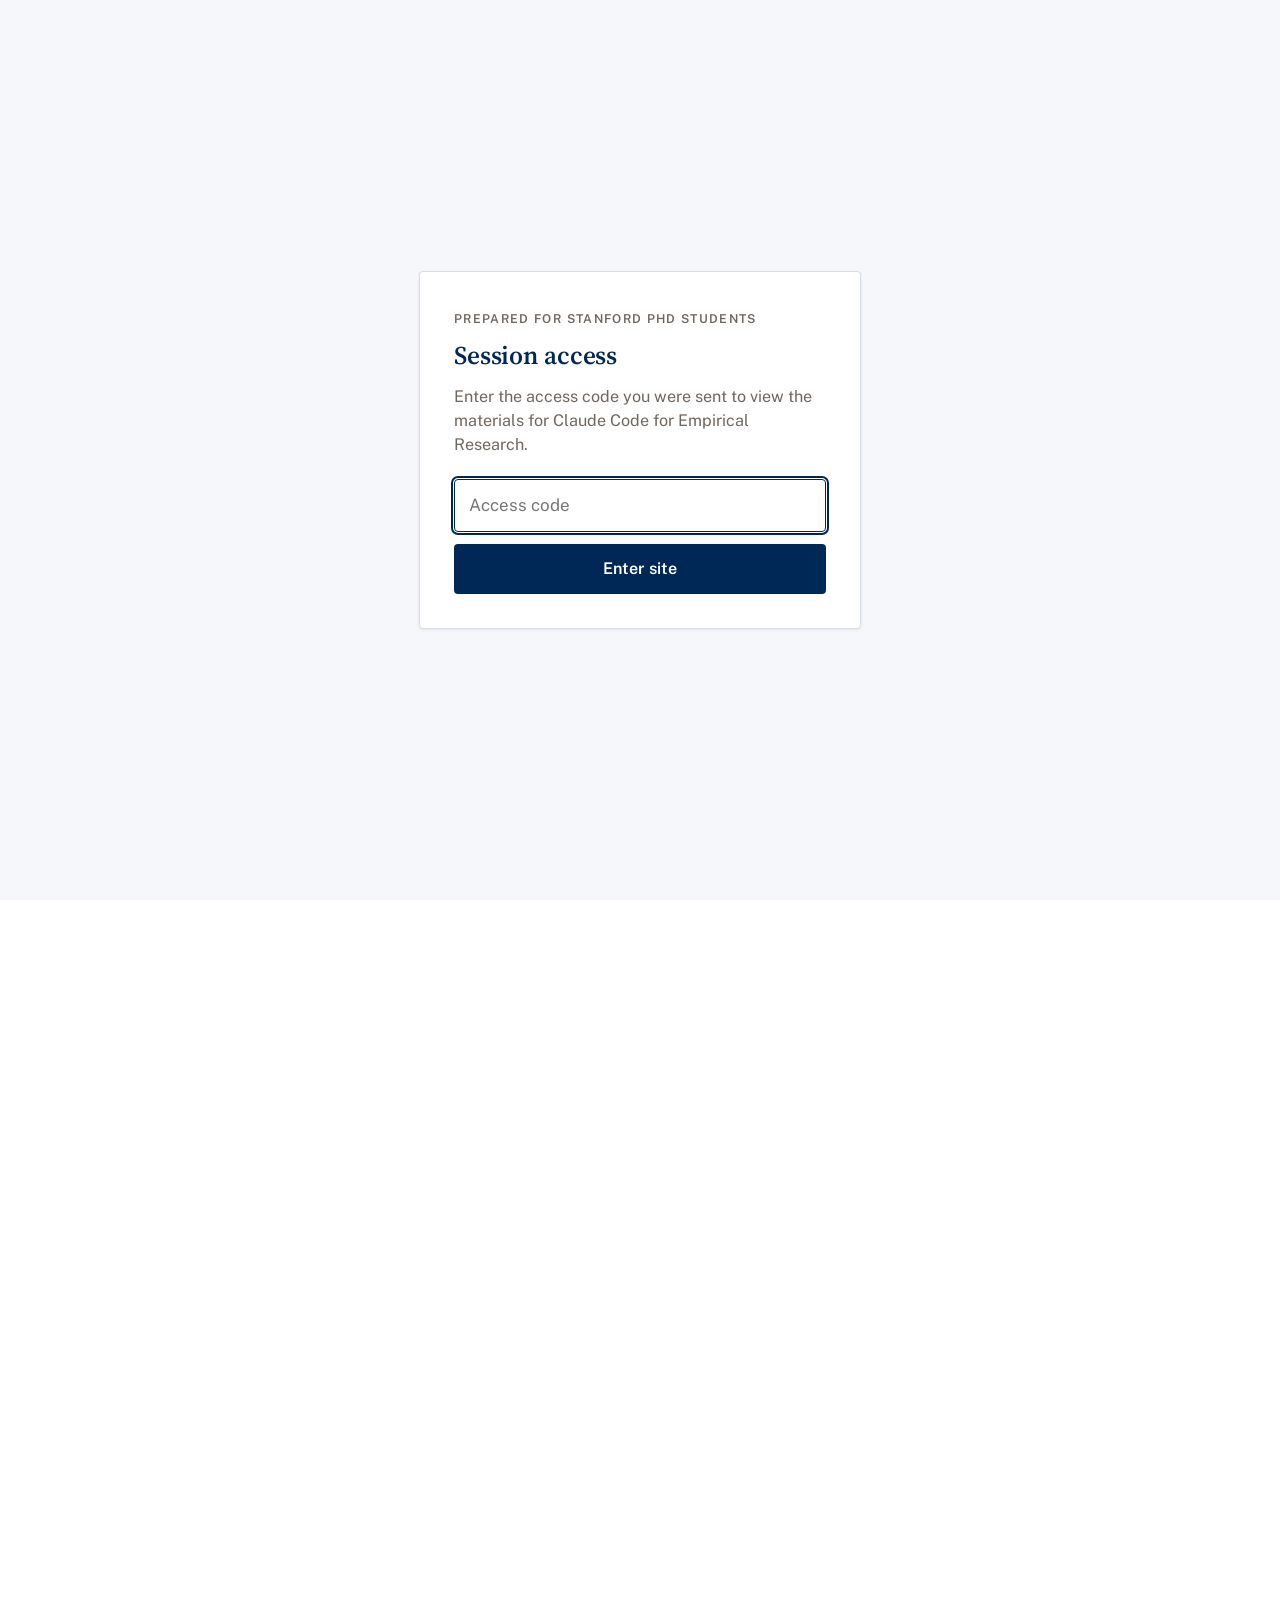
<file: index.html>
<!DOCTYPE html>
<html xmlns="http://www.w3.org/1999/xhtml" lang="en" xml:lang="en"><head>

<meta charset="utf-8">
<meta name="generator" content="quarto-1.11.9">

<meta name="viewport" content="width=device-width, initial-scale=1.0, user-scalable=yes">


<title>Claude Code for Empirical Research</title>
<style>
/* Default styles provided by pandoc.
** See https://pandoc.org/MANUAL.html#variables-for-html for config info.
*/
span.smallcaps{font-variant: small-caps;}
div.columns{display: flex; gap: 1.5em;}
div.column{flex: auto;}
@media screen {
div.columns{gap: min(4vw, 1.5em);}
div.column{overflow-x: auto;}
}
div.hanging-indent{margin-left: 1.5em; text-indent: -1.5em;}
ul.task-list{list-style: none;}
ul.task-list li input[type="checkbox"] {
  width: 0.8em;
  margin: 0 0.8em 0.2em -1em; /* quarto-specific, see https://github.com/quarto-dev/quarto-cli/issues/4556 */ 
  vertical-align: middle;
}
</style>


<script src="site_libs/quarto-nav/quarto-nav.js"></script>
<script src="site_libs/quarto-nav/headroom.min.js"></script>
<script src="site_libs/clipboard/clipboard.min.js"></script>
<script src="site_libs/quarto-search/autocomplete.umd.js"></script>
<script src="site_libs/quarto-search/fuse.min.js"></script>
<script src="site_libs/quarto-search/quarto-search.js"></script>
<meta name="quarto:offset" content="./">
<script src="site_libs/quarto-html/quarto.js" type="module"></script>
<script src="site_libs/quarto-html/tabsets/tabsets.js" type="module"></script>
<script src="site_libs/quarto-html/scrollable-regions/scrollable-regions.js" type="module"></script>
<script src="site_libs/quarto-html/popper.min.js"></script>
<script src="site_libs/quarto-html/tippy.umd.min.js"></script>
<script src="site_libs/quarto-html/anchor.min.js"></script>
<link href="site_libs/quarto-html/tippy.css" rel="stylesheet">
<link href="site_libs/quarto-html/quarto-syntax-highlighting-edb21251485c8f189a9fa1ae4f27e142.css" rel="stylesheet" id="quarto-text-highlighting-styles">
<script src="site_libs/bootstrap/bootstrap.min.js"></script>
<link href="site_libs/bootstrap/bootstrap-icons.css" rel="stylesheet">
<link href="site_libs/bootstrap/bootstrap-d3f297e00d3865e8a106c56fdec8500d.min.css" rel="stylesheet" append-hash="true" id="quarto-bootstrap" data-mode="light">
<script id="quarto-search-options" type="application/json">{
  "location": "navbar",
  "copy-button": false,
  "collapse-after": 3,
  "panel-placement": "end",
  "type": "overlay",
  "limit": 50,
  "keyboard-shortcut": [
    "f",
    "/",
    "s"
  ],
  "show-item-context": false,
  "language": {
    "search-no-results-text": "No results",
    "search-matching-documents-text": "matching documents",
    "search-copy-link-title": "Copy link to search",
    "search-hide-matches-text": "Hide additional matches",
    "search-more-match-text": "more match in this document",
    "search-more-matches-text": "more matches in this document",
    "search-clear-button-title": "Clear",
    "search-text-placeholder": "",
    "search-detached-cancel-button-title": "Cancel",
    "search-submit-button-title": "Submit",
    "search-label": "Search"
  }
}</script>
<style>html{ scroll-behavior: smooth; }</style>
<style>
  html.access-locked body > *:not(#course-access-gate) { visibility: hidden !important; }
  #course-access-gate {
    display: none;
    position: fixed;
    inset: 0;
    z-index: 99999;
    align-items: center;
    justify-content: center;
    padding: 1.5rem;
    background: #f5f7fa;
  }
  html.access-locked #course-access-gate { display: flex; }
  #course-access-gate .gate-card {
    width: min(26rem, 100%);
    background: #fff;
    border: 1px solid #d8dee6;
    border-radius: 4px;
    padding: 2.25rem 2rem 2rem;
    box-shadow: 0 1px 3px rgba(0, 0, 0, 0.08);
  }
  #course-access-gate .gate-kicker {
    margin: 0 0 0.75rem;
    color: #6f665e;
    font-family: "Public Sans", -apple-system, "Helvetica Neue", Arial, sans-serif;
    font-size: 0.72rem;
    font-weight: 600;
    letter-spacing: 0.11em;
    text-transform: uppercase;
  }
  #course-access-gate h1 {
    margin: 0 0 0.75rem;
    color: #002856;
    font-family: "Source Serif 4", Georgia, "Times New Roman", serif;
    font-size: 1.5rem;
    font-weight: 600;
    border: 0;
    padding: 0;
  }
  #course-access-gate p {
    margin: 0 0 1.25rem;
    color: #6f665e;
    font-size: 0.95rem;
    line-height: 1.5;
  }
  #course-access-gate form {
    display: grid;
    gap: 0.75rem;
  }
  #course-access-gate label {
    position: absolute;
    width: 1px;
    height: 1px;
    overflow: hidden;
    clip: rect(0 0 0 0);
  }
  #course-access-gate input[type="password"] {
    width: 100%;
    border: 1px solid #b9c2ce;
    border-radius: 4px;
    padding: 0.7rem 0.8rem;
    font-size: 1rem;
    color: #212529;
  }
  #course-access-gate input[type="password"]:focus {
    outline: 2px solid #002856;
    outline-offset: 1px;
    border-color: #002856;
  }
  #course-access-gate button {
    border: 0;
    border-radius: 4px;
    background: #002856;
    color: #fff;
    padding: 0.7rem 1rem;
    font-size: 0.95rem;
    font-weight: 600;
    cursor: pointer;
  }
  #course-access-gate button:hover { background: #001a3a; }
  #course-access-gate button:focus-visible { outline: 2px solid #286DC0; outline-offset: 2px; }
  #course-access-gate .gate-error {
    display: none;
    margin: 0;
    color: #b83a4b;
    font-size: 0.875rem;
  }
  #course-access-gate.show-error .gate-error { display: block; }
</style>
<script>
(function () {
  var STORAGE_KEY = "ccstan_access_ok";
  // SHA-256 of the session access code (plaintext is not stored in the repo)
  var CODE_HASH = "c7930552f871810b3660d889163157cfca0f66eaf93325c3a09383f3051b338f";

  function unlock() {
    document.documentElement.classList.remove("access-locked");
    var gate = document.getElementById("course-access-gate");
    if (gate) gate.remove();
  }

  try {
    if (sessionStorage.getItem(STORAGE_KEY) === CODE_HASH) {
      return;
    }
  } catch (e) {}

  document.documentElement.classList.add("access-locked");

  async function sha256Hex(text) {
    var data = new TextEncoder().encode(text);
    var digest = await crypto.subtle.digest("SHA-256", data);
    return Array.from(new Uint8Array(digest))
      .map(function (b) { return b.toString(16).padStart(2, "0"); })
      .join("");
  }

  function mountGate() {
    if (document.getElementById("course-access-gate")) return;
    var gate = document.createElement("div");
    gate.id = "course-access-gate";
    gate.innerHTML =
      '<div class="gate-card" role="dialog" aria-modal="true" aria-labelledby="gate-title">' +
        '<p class="gate-kicker">Prepared for Stanford PhD students</p>' +
        '<h1 id="gate-title">Session access</h1>' +
        '<p>Enter the access code you were sent to view the materials for Claude Code for Empirical Research.</p>' +
        '<form id="course-access-form">' +
          '<label for="course-access-code">Access code</label>' +
          '<input id="course-access-code" name="code" type="password" autocomplete="current-password" required autofocus placeholder="Access code">' +
          '<p class="gate-error" id="course-access-error">That code is not correct.</p>' +
          '<button type="submit">Enter site</button>' +
        '</form>' +
      '</div>';
    document.body.appendChild(gate);

    var form = document.getElementById("course-access-form");
    var input = document.getElementById("course-access-code");
    form.addEventListener("submit", async function (event) {
      event.preventDefault();
      gate.classList.remove("show-error");
      var hash = await sha256Hex(input.value.trim());
      if (hash === CODE_HASH) {
        try { sessionStorage.setItem(STORAGE_KEY, CODE_HASH); } catch (e) {}
        unlock();
        return;
      }
      gate.classList.add("show-error");
      input.select();
    });
  }

  if (document.readyState === "loading") {
    document.addEventListener("DOMContentLoaded", mountGate);
  } else {
    mountGate();
  }
})();
</script>
<!-- Web fallback type stack from the course style guide (yale_som_style.md §2):
     Source Serif 4 headings, Public Sans body/UI, JetBrains Mono code. -->
<link rel="preconnect" href="https://fonts.googleapis.com">
<link rel="preconnect" href="https://fonts.gstatic.com" crossorigin="">
<link rel="stylesheet" href="https://fonts.googleapis.com/css2?family=JetBrains+Mono:wght@400;600&amp;family=Public+Sans:ital,wght@0,400;0,500;0,600;0,700;1,400&amp;family=Source+Serif+4:opsz,wght@8..60,500;8..60,600;8..60,700&amp;display=swap">


</head>

<body class="nav-fixed fullcontent quarto-light"><a id="quarto-skip-link" class="visually-hidden-focusable" href="#quarto-document-content">Skip to main content</a>

<div id="quarto-search-results"></div>
  <header id="quarto-header" class="headroom fixed-top">
    <nav class="navbar navbar-expand-lg " data-bs-theme="dark" aria-label="Site">
      <div class="navbar-container container-fluid">
      <div class="navbar-brand-container mx-auto">
    <a class="navbar-brand" href="./index.html">
    <span class="navbar-title">Claude Code for Empirical Research</span>
    </a>
  </div>
          <button class="navbar-toggler" type="button" data-bs-toggle="collapse" data-bs-target="#navbarCollapse" aria-controls="navbarCollapse" aria-expanded="false" aria-label="Toggle navigation" onclick="if (window.quartoToggleHeadroom) { window.quartoToggleHeadroom(); }">
  <span class="navbar-toggler-icon"></span>
</button>
          <div class="collapse navbar-collapse" id="navbarCollapse">
            <ul class="navbar-nav navbar-nav-scroll ms-auto">
  <li class="nav-item">
    <a class="nav-link active" href="./index.html" aria-current="page"> 
<span class="menu-text">Home</span></a>
  </li>  
  <li class="nav-item">
    <a class="nav-link" href="./before-class.html"> 
<span class="menu-text">Before Class</span></a>
  </li>  
  <li class="nav-item dropdown ">
    <a class="nav-link dropdown-toggle" href="#" id="nav-menu-session" role="link" data-bs-toggle="dropdown" aria-expanded="false">
 <span class="menu-text">Session</span>
    </a>
    <ul class="dropdown-menu dropdown-menu-end" aria-labelledby="nav-menu-session">    
        <li>
    <a class="dropdown-item" href="./session.html">
 <span class="dropdown-text">Agenda</span></a>
  </li>  
        <li>
    <a class="dropdown-item" href="./lab1.html">
 <span class="dropdown-text">Lab 1: FSDS to a verified figure</span></a>
  </li>  
        <li>
    <a class="dropdown-item" href="./lab2.html">
 <span class="dropdown-text">Lab 2: Skill and verification drills</span></a>
  </li>  
        <li>
    <a class="dropdown-item" href="./exit-ticket.html">
 <span class="dropdown-text">Exit ticket</span></a>
  </li>  
    </ul>
  </li>
  <li class="nav-item">
    <a class="nav-link" href="./readings.html"> 
<span class="menu-text">Readings</span></a>
  </li>  
  <li class="nav-item">
    <a class="nav-link" href="./after-class.html"> 
<span class="menu-text">After Class</span></a>
  </li>  
  <li class="nav-item">
    <a class="nav-link" href="./about.html"> 
<span class="menu-text">About</span></a>
  </li>  
</ul>
          </div> <!-- /navcollapse -->
            <div class="quarto-navbar-tools">
</div>
            <div id="quarto-search" class="" title="Search"></div>
      </div> <!-- /container-fluid -->
    </nav>
</header>
<!-- content -->
<div id="quarto-content" class="quarto-container page-columns page-rows-contents page-layout-article page-navbar">
<!-- sidebar -->
<!-- margin-sidebar -->
    
<!-- main -->
<main class="content" id="quarto-document-content" tabindex="-1"><header id="title-block-header" class="quarto-title-block"></header>




<div class="hero-band">
<p><span class="hero-kicker">John Barrios · Yale School of Management · Prepared for Stanford PhD students</span></p>
<section id="claude-code-for-empirical-research-a-hands-on-session" class="level1">
<h1>Claude Code for Empirical Research: A Hands-On Session</h1>
<p>This session is for PhD students who do empirical research, in any field. Most of my examples use accounting and finance data, but the same steps work for any project that starts from raw data. You do not need any experience with Claude Code. Stata and Python users are both welcome.</p>
<p>Claude Code is an AI agent that runs in your terminal. Unlike a chat window, it can read your files, write and run code, look at the output, and fix its own errors. That saves a lot of time on work like cleaning data, merging files and rebuilding tables. It can also make mistakes quickly, and they can be hard to spot. So we spend as much time checking the agent’s work as using it.</p>
<p>Bring your laptop. Most of the three hours is hands-on.</p>
<div class="hero-facts">
<p>Tuesday, November 3, 2026 · 12:00–3:00 pm · Room E247</p>
<p>3 hours · 2 labs · free SEC data only · about 2 hours of prep</p>
</div>
<div class="hero-buttons">
<p><a href="./before-class.html">Start with Before Class</a> <a href="./session.html" class="hero-link">See the agenda →</a></p>
</div>
</section>
</div>
<div class="start-path">
<p><span class="start-path__label">Start here</span></p>
<ol type="1">
<li><a href="./before-class.html">Before class: install, test, download, read</a></li>
<li><a href="./session.html">In class: the agenda and two labs</a></li>
<li><a href="./after-class.html">After class: the full course</a></li>
</ol>
</div>
<section id="the-three-hours" class="level2">
<h2 class="anchored" data-anchor-id="the-three-hours">The three hours</h2>
<div class="agenda">
<table class="caption-top table">
<thead>
<tr class="header">
<th>Time (pm)</th>
<th>Block</th>
<th>What happens</th>
</tr>
</thead>
<tbody>
<tr class="odd">
<td>12:00–12:20</td>
<td>Framing</td>
<td>What an agent can do that a chat window can’t, and how you stay in control of it.</td>
</tr>
<tr class="even">
<td>12:20–12:45</td>
<td>Live demo 1</td>
<td>From an idea on FSDS data to a verified figure, including one planned failure and how the agent recovers.</td>
</tr>
<tr class="odd">
<td>12:45–1:35</td>
<td><a href="./lab1.html">Lab 1</a></td>
<td>You build the same loop on the quarters you downloaded, at one of three tiers, and check it.</td>
</tr>
<tr class="even">
<td>1:35–1:45</td>
<td>Break</td>
<td></td>
</tr>
<tr class="odd">
<td>1:45–2:15</td>
<td>Demo 2 + <a href="./lab2.html#lab-2a">Lab 2a</a></td>
<td>A short EDGAR text demo, then you turn your Lab 1 pipeline into a skill and test it.</td>
</tr>
<tr class="even">
<td>2:15–2:40</td>
<td><a href="./lab2.html#lab-2b">Lab 2b</a></td>
<td>Three drills on your own repo: a credential audit, a clean-room referee and a deny rule.</td>
</tr>
<tr class="odd">
<td>2:40–3:00</td>
<td>Discussion + exit ticket</td>
<td>What this changes for research, using the <a href="./readings.html">readings</a> and what you just did.</td>
</tr>
</tbody>
</table>
</div>
<p>The <a href="./session.html">Session page</a> has the full agenda with links to the slides and labs.</p>
</section>
<section id="what-you-leave-with" class="level2">
<h2 class="anchored" data-anchor-id="what-you-leave-with">What you leave with</h2>
<p>By the end of the session you will have four things of your own:</p>
<ul>
<li>a pipeline you ran and checked yourself, from a free SEC dataset to a figure with a paper trail (<code>DATA_PROFILE.md</code>, <code>DECISIONS.md</code>, <code>LOG.md</code>) and one number checked against a 10-K on EDGAR;</li>
<li>a <code>SKILL.md</code> built from that pipeline, tested in a fresh session on a request that doesn’t name it;</li>
<li>a credential audit and a clean-room review, both run on your own repository;</li>
<li>a written answer to what this changes for your own research, on the exit ticket.</li>
</ul>
<p>Everything in the session uses free SEC data: the Financial Statement Data Sets (FSDS) and EDGAR filings. We do not use WRDS in class. If you want to connect Claude Code to WRDS afterward, the <a href="./after-class.html">After Class</a> page links to the full course’s WRDS setup.</p>
<p>The session is drawn from a longer six-module course, <a href="https://johnmbarrios.com/claude-code-accounting/">Claude Code for Accounting Research</a>. Taught by <a href="./about.html">John Barrios</a>, Yale School of Management.</p>


</section>

</main> <!-- /main -->
<script>
/* Lab checklists: remember ticked boxes per page in this browser only
   (convenience, not a record), and add a small progress line + reset. */
(function () {
  function init() {
    var lists = document.querySelectorAll("main ul.task-list");
    if (!lists.length) return;
    var key = "ccstan_checklist:" + location.pathname;
    var saved = {};
    try { saved = JSON.parse(localStorage.getItem(key) || "{}") || {}; } catch (e) {}

    lists.forEach(function (ul, li) {
      var boxes = ul.querySelectorAll('input[type="checkbox"]');
      var status = document.createElement("p");
      status.className = "checklist-status";
      status.setAttribute("aria-live", "polite");

      function refresh() {
        var n = 0;
        boxes.forEach(function (b) {
          var item = b.closest("li");
          if (item) item.classList.toggle("is-checked", b.checked);
          if (b.checked) n++;
        });
        status.firstChild.nodeValue = n + " of " + boxes.length + " checked ";
      }

      status.appendChild(document.createTextNode(""));
      var reset = document.createElement("button");
      reset.type = "button";
      reset.className = "checklist-reset";
      reset.textContent = "Clear";
      status.appendChild(reset);

      boxes.forEach(function (b, bi) {
        var id = li + ":" + bi;
        if (saved[id]) b.checked = true;
        b.addEventListener("change", function () {
          saved[id] = b.checked;
          try { localStorage.setItem(key, JSON.stringify(saved)); } catch (e) {}
          refresh();
        });
      });
      reset.addEventListener("click", function () {
        boxes.forEach(function (b, bi) { b.checked = false; saved[li + ":" + bi] = false; });
        try { localStorage.setItem(key, JSON.stringify(saved)); } catch (e) {}
        refresh();
      });

      ul.parentNode.insertBefore(status, ul.nextSibling);
      refresh();
    });
  }
  if (document.readyState === "loading") {
    document.addEventListener("DOMContentLoaded", init);
  } else {
    init();
  }
})();
</script>
<script>
/* Session video: show captions in a strip under the player instead of on
   top of the slide, where they collided with slide text and with the
   controls after a seek. Full screen falls back to the browser's own
   captions. The player's CC button still turns captions on and off. */
(function () {
  function setup(v) {
    var frame = v.closest(".module-video__frame");
    var track = null;
    for (var i = 0; i < v.textTracks.length; i++) {
      var t = v.textTracks[i];
      if (t.kind === "captions" || t.kind === "subtitles") { track = t; break; }
    }
    if (!frame || !track) return;

    var strip = document.createElement("div");
    strip.className = "module-video__captions";
    frame.insertAdjacentElement("afterend", strip);

    var wantOn = track.mode !== "disabled";
    var internal = false;

    function isFull() {
      return document.fullscreenElement === v ||
             document.webkitFullscreenElement === v ||
             v.webkitDisplayingFullscreen === true;
    }
    function setMode(m) {
      if (track.mode === m) return;
      internal = true;
      track.mode = m;
      setTimeout(function () { internal = false; }, 0);
    }
    function render() {
      strip.hidden = !wantOn || isFull();
      strip.textContent = "";
      if (strip.hidden || !track.activeCues) return;
      for (var i = 0; i < track.activeCues.length; i++) {
        var line = document.createElement("span");
        line.className = "module-video__caption-line";
        line.appendChild(track.activeCues[i].getCueAsHTML());
        strip.appendChild(line);
      }
    }
    function sync() {
      if (isFull()) setMode(wantOn ? "showing" : "disabled");
      else setMode(wantOn ? "hidden" : "disabled");
      render();
    }

    v.textTracks.addEventListener("change", function () {
      if (internal) return;
      if (isFull()) {
        wantOn = track.mode === "showing";
      } else if (track.mode === "showing") {
        // The CC button only ever turns the track to "showing"; treat it as a toggle.
        wantOn = !wantOn;
      } else if (track.mode === "disabled") {
        wantOn = false;
      }
      sync();
    });
    track.addEventListener("cuechange", render);
    ["seeked", "loadedmetadata"].forEach(function (e) { v.addEventListener(e, render); });
    ["fullscreenchange", "webkitfullscreenchange"].forEach(function (e) {
      document.addEventListener(e, sync);
    });
    ["webkitbeginfullscreen", "webkitendfullscreen"].forEach(function (e) {
      v.addEventListener(e, function () { setTimeout(sync, 0); });
    });
    sync();
  }
  function init() {
    document.querySelectorAll(".module-video video").forEach(setup);
  }
  if (document.readyState === "loading") {
    document.addEventListener("DOMContentLoaded", init);
  } else {
    init();
  }
})();
</script>
<script id="quarto-html-after-body" type="application/javascript">
  window.document.addEventListener("DOMContentLoaded", function (event) {
    const icon = "";
    const anchorJS = new window.AnchorJS();
    anchorJS.options = {
      placement: 'right',
      icon: icon
    };
    anchorJS.add('.anchored');
    const isCodeAnnotation = (el) => {
      for (const clz of el.classList) {
        if (clz.startsWith('code-annotation-')) {                     
          return true;
        }
      }
      return false;
    }
    const onCopySuccess = function(e) {
      // button target
      const button = e.trigger;
      // don't keep focus
      button.blur();
      // flash "checked"
      button.classList.add('code-copy-button-checked');
      var currentTitle = button.getAttribute("title");
      button.setAttribute("title", "Copied!");
      let tooltip;
      if (window.bootstrap) {
        button.setAttribute("data-bs-toggle", "tooltip");
        button.setAttribute("data-bs-placement", "left");
        button.setAttribute("data-bs-title", "Copied!");
        tooltip = new bootstrap.Tooltip(button, 
          { trigger: "manual", 
            customClass: "code-copy-button-tooltip",
            offset: [0, -8]});
        tooltip.show();    
      }
      setTimeout(function() {
        if (tooltip) {
          tooltip.hide();
          button.removeAttribute("data-bs-title");
          button.removeAttribute("data-bs-toggle");
          button.removeAttribute("data-bs-placement");
        }
        button.setAttribute("title", currentTitle);
        button.classList.remove('code-copy-button-checked');
      }, 1000);
      // clear code selection
      e.clearSelection();
    }
    const getTextToCopy = function(trigger) {
      const outerScaffold = trigger.parentElement.cloneNode(true);
      const codeEl = outerScaffold.querySelector('code');
      for (const childEl of codeEl.children) {
        if (isCodeAnnotation(childEl)) {
          childEl.remove();
        }
      }
      return codeEl.innerText;
    }
    const clipboard = new window.ClipboardJS('.code-copy-button:not([data-in-quarto-modal])', {
      text: getTextToCopy
    });
    clipboard.on('success', onCopySuccess);
    if (window.document.getElementById('quarto-embedded-source-code-modal')) {
      const clipboardModal = new window.ClipboardJS('.code-copy-button[data-in-quarto-modal]', {
        text: getTextToCopy,
        container: window.document.getElementById('quarto-embedded-source-code-modal')
      });
      clipboardModal.on('success', onCopySuccess);
    }
      var localhostRegex = new RegExp(/^(?:http|https):\/\/localhost\:?[0-9]*\//);
      var mailtoRegex = new RegExp(/^mailto:/);
        var filterRegex = new RegExp("https:\/\/johnmbarrios\.com\/claude-code-stanford\/");
      var isInternal = (href) => {
          return filterRegex.test(href) || localhostRegex.test(href) || mailtoRegex.test(href);
      }
      // Inspect non-navigation links and adorn them if external
      window.quartoDecorateExternalLinks = function (root) {
     var links = (root || window.document).querySelectorAll('a[href]:not(.nav-link):not(.navbar-brand):not(.toc-action):not(.sidebar-link):not(.sidebar-item-toggle):not(.pagination-link):not(.no-external):not([aria-hidden]):not(.dropdown-item):not(.quarto-navigation-tool):not(.about-link)');
      for (var i=0; i<links.length; i++) {
        const link = links[i];
        if (!isInternal(link.href)) {
          // undo the damage that might have been done by quarto-nav.js in the case of
          // links that we want to consider external
          if (link.dataset.originalHref !== undefined) {
            link.href = link.dataset.originalHref;
          }
          if (!link.classList.contains('no-external-icon')) {
          }
        }
      }
      };
      window.quartoDecorateExternalLinks(window.document);
    // Esc closes the popup (WCAG 1.4.13) and focus leaving both trigger and
    // popup closes it (WCAG 2.4.11); tippy handles neither for interactive popups.
    const hideOnEscAndFocusOut = {
      name: 'hideOnEscAndFocusOut',
      defaultValue: true,
      fn(instance) {
        const dismiss = () => {
          // A show scheduled by the trigger delay would otherwise reopen it
          instance.clearDelayTimeouts();
          instance.hide();
        };
        const onKeyDown = (event) => {
          if (event.key !== 'Escape') {
            return;
          }
          // Keep Esc from also reaching page handlers (e.g. reveal.js overview),
          // except an open reveal.js slide menu, which Esc should close too.
          // The menu handles keys only when its keyboard option is on.
          const menuHandlesEsc = window.Reveal?.getPlugin?.('menu')?.isOpen() &&
            window.Reveal.getConfig().menu?.keyboard !== false;
          if (!menuHandlesEsc) {
            event.stopPropagation();
          }
          if (instance.popper.contains(window.document.activeElement)) {
            // Disabled while refocusing so the focus trigger does not reopen it
            instance.disable();
            instance.reference.focus();
            instance.enable();
          }
          dismiss();
        };
        const onFocusOut = (event) => {
          const target = event.relatedTarget;
          if (target && !instance.reference.contains(target) &&
              !instance.popper.contains(target)) {
            dismiss();
          }
        };
        // On the trigger too: a click trigger (code-annotations: select) has no
        // blur handling. Attached for the instance's lifetime so leaving the
        // trigger also cancels a show still pending on the trigger delay.
        instance.reference.addEventListener('focusout', onFocusOut);
        return {
          onShow() {
            window.document.addEventListener('keydown', onKeyDown, true);
            instance.popper.addEventListener('focusout', onFocusOut);
          },
          onHide() {
            window.document.removeEventListener('keydown', onKeyDown, true);
            instance.popper.removeEventListener('focusout', onFocusOut);
          },
          onDestroy() {
            instance.reference.removeEventListener('focusout', onFocusOut);
          },
        };
      },
    };
    function tippyHover(el, contentFn, onTriggerFn, onUntriggerFn) {
      const config = {
        allowHTML: true,
        maxWidth: 500,
        delay: 100,
        arrow: false,
        appendTo: function(el) {
            return el.parentElement;
        },
        interactive: true,
        interactiveBorder: 10,
        theme: 'quarto',
        placement: 'bottom-start',
        plugins: [hideOnEscAndFocusOut],
      };
      if (contentFn) {
        config.content = contentFn;
      }
      if (onTriggerFn) {
        config.onTrigger = onTriggerFn;
      }
      if (onUntriggerFn) {
        config.onUntrigger = onUntriggerFn;
      }
      window.tippy(el, config); 
    }
    const noterefs = window.document.querySelectorAll('a[role="doc-noteref"]');
    for (var i=0; i<noterefs.length; i++) {
      const ref = noterefs[i];
      tippyHover(ref, function() {
        // use id or data attribute instead here
        let href = ref.getAttribute('data-footnote-href') || ref.getAttribute('href');
        try { href = new URL(href).hash; } catch {}
        const id = href.replace(/^#\/?/, "");
        const note = window.document.getElementById(id);
        if (note) {
          return note.innerHTML;
        } else {
          return "";
        }
      });
    }
    const xrefs = window.document.querySelectorAll('a.quarto-xref');
    const processXRef = (id, note) => {
      // Strip column container classes
      const stripColumnClz = (el) => {
        el.classList.remove("page-full", "page-columns");
        if (el.children) {
          for (const child of el.children) {
            stripColumnClz(child);
          }
        }
      }
      stripColumnClz(note)
      if (id === null || id.startsWith('sec-')) {
        // Special case sections, only their first couple elements
        const container = document.createElement("div");
        if (note.children && note.children.length > 2) {
          container.appendChild(note.children[0].cloneNode(true));
          for (let i = 1; i < note.children.length; i++) {
            const child = note.children[i];
            if (child.tagName === "P" && child.innerText === "") {
              continue;
            } else {
              container.appendChild(child.cloneNode(true));
              break;
            }
          }
          if (window.Quarto?.typesetMath) {
            window.Quarto.typesetMath(container);
          }
          return container.innerHTML
        } else {
          if (window.Quarto?.typesetMath) {
            window.Quarto.typesetMath(note);
          }
          return note.innerHTML;
        }
      } else {
        // Remove any anchor links if they are present
        const anchorLink = note.querySelector('a.anchorjs-link');
        if (anchorLink) {
          anchorLink.remove();
        }
        if (window.Quarto?.typesetMath) {
          window.Quarto.typesetMath(note);
        }
        if (note.classList.contains("callout")) {
          return note.outerHTML;
        } else {
          return note.innerHTML;
        }
      }
    }
    for (var i=0; i<xrefs.length; i++) {
      const xref = xrefs[i];
      tippyHover(xref, undefined, function(instance) {
        instance.disable();
        let url = xref.getAttribute('href');
        let hash = undefined; 
        if (url.startsWith('#')) {
          hash = url;
        } else {
          try { hash = new URL(url).hash; } catch {}
        }
        if (hash) {
          const id = hash.replace(/^#\/?/, "");
          const note = window.document.getElementById(id);
          if (note !== null) {
            try {
              const html = processXRef(id, note.cloneNode(true));
              instance.setContent(html);
            } finally {
              instance.enable();
              instance.show();
            }
          } else {
            // See if we can fetch this
            fetch(url.split('#')[0])
            .then(res => res.text())
            .then(html => {
              const parser = new DOMParser();
              const htmlDoc = parser.parseFromString(html, "text/html");
              const note = htmlDoc.getElementById(id);
              if (note !== null) {
                const html = processXRef(id, note);
                instance.setContent(html);
              } 
            }).finally(() => {
              instance.enable();
              instance.show();
            });
          }
        } else {
          // See if we can fetch a full url (with no hash to target)
          // This is a special case and we should probably do some content thinning / targeting
          fetch(url)
          .then(res => res.text())
          .then(html => {
            const parser = new DOMParser();
            const htmlDoc = parser.parseFromString(html, "text/html");
            const note = htmlDoc.querySelector('main.content');
            if (note !== null) {
              // This should only happen for chapter cross references
              // (since there is no id in the URL)
              // remove the first header
              if (note.children.length > 0 && note.children[0].tagName === "HEADER") {
                note.children[0].remove();
              }
              const html = processXRef(null, note);
              instance.setContent(html);
            } 
          }).finally(() => {
            instance.enable();
            instance.show();
          });
        }
      }, function(instance) {
      });
    }
        let selectedAnnoteEl;
        const selectorForAnnotation = ( cell, annotation) => {
          let cellAttr = 'data-code-cell="' + cell + '"';
          let lineAttr = 'data-code-annotation="' +  annotation + '"';
          const selector = 'span[' + cellAttr + '][' + lineAttr + ']';
          return selector;
        }
        const selectCodeLines = (annoteEl) => {
          const doc = window.document;
          const targetCell = annoteEl.getAttribute("data-target-cell");
          const targetAnnotation = annoteEl.getAttribute("data-target-annotation");
          const annoteSpan = window.document.querySelector(selectorForAnnotation(targetCell, targetAnnotation));
          const lines = annoteSpan.getAttribute("data-code-lines").split(",");
          const lineIds = lines.map((line) => {
            return targetCell + "-" + line;
          })
          // Each band is positioned against its own containing block, which is
          // not the offsetParent of the lines, so place it from client rects.
          const placeBand = (band, firstEl, lastEl, codeBlock) => {
            const container = band.offsetParent;
            if (container === null) {
              return;
            }
            const containerRect = container.getBoundingClientRect();
            // Reveal.js scales slides with a transform, so convert client
            // pixels back to the CSS pixels of the container.
            const scale = containerRect.height / container.offsetHeight || 1;
            const firstRect = firstEl.getBoundingClientRect();
            const lastRect = lastEl.getBoundingClientRect();
            const top = (firstRect.top - containerRect.top) / scale - container.clientTop + container.scrollTop;
            const height = (lastRect.bottom - firstRect.top) / scale;
            band.style.top = top - 2 + "px";
            band.style.height = height + 4 + "px";
            if (codeBlock) {
              // Without the copy button wrapper, the containing block is wider
              // than the code block, so span the code block explicitly.
              const blockRect = codeBlock.getBoundingClientRect();
              band.style.left = (blockRect.left - containerRect.left) / scale - container.clientLeft + container.scrollLeft + "px";
              band.style.width = blockRect.width / scale + "px";
            }
          };
          if (lineIds.length > 0) {
            const el = window.document.getElementById(lineIds[0]);
            const lastEl = window.document.getElementById(lineIds[lineIds.length - 1]);
            const parent = el.parentElement.parentElement;
            // cook up a div (if necessary) and position it
            let div = window.document.getElementById("code-annotation-line-highlight");
            if (div === null) {
              div = window.document.createElement("div");
              div.setAttribute("id", "code-annotation-line-highlight");
              div.style.position = 'absolute';
              parent.appendChild(div);
            }
            placeBand(div, el, lastEl, parent.closest("div.sourceCode") || parent);
            let gutterDiv = window.document.getElementById("code-annotation-line-highlight-gutter");
            if (gutterDiv === null) {
              gutterDiv = window.document.createElement("div");
              gutterDiv.setAttribute("id", "code-annotation-line-highlight-gutter");
              gutterDiv.style.position = 'absolute';
              const codeCell = window.document.getElementById(targetCell);
              const gutter = codeCell.querySelector('.code-annotation-gutter');
              gutter.appendChild(gutterDiv);
            }
            placeBand(gutterDiv, el, lastEl);
            selectedAnnoteEl = annoteEl;
          }
        };
        const unselectCodeLines = () => {
          const elementsIds = ["code-annotation-line-highlight", "code-annotation-line-highlight-gutter"];
          elementsIds.forEach((elId) => {
            const div = window.document.getElementById(elId);
            if (div) {
              div.remove();
            }
          });
          selectedAnnoteEl = undefined;
        };
          // Handle positioning of the toggle
      window.addEventListener(
        "resize",
        throttle(() => {
          elRect = undefined;
          if (selectedAnnoteEl) {
            selectCodeLines(selectedAnnoteEl);
          }
        }, 10)
      );
      function throttle(fn, ms) {
      let throttle = false;
      let timer;
        return (...args) => {
          if(!throttle) { // first call gets through
              fn.apply(this, args);
              throttle = true;
          } else { // all the others get throttled
              if(timer) clearTimeout(timer); // cancel #2
              timer = setTimeout(() => {
                fn.apply(this, args);
                timer = throttle = false;
              }, ms);
          }
        };
      }
        // Attach click handler to the DT
        const annoteDls = window.document.querySelectorAll('dt[data-target-cell]');
        for (const annoteDlNode of annoteDls) {
          annoteDlNode.addEventListener('click', (event) => {
            const clickedEl = event.target;
            if (clickedEl !== selectedAnnoteEl) {
              unselectCodeLines();
              const activeEl = window.document.querySelector('dt[data-target-cell].code-annotation-active');
              if (activeEl) {
                activeEl.classList.remove('code-annotation-active');
              }
              selectCodeLines(clickedEl);
              clickedEl.classList.add('code-annotation-active');
            } else {
              // Unselect the line
              unselectCodeLines();
              clickedEl.classList.remove('code-annotation-active');
            }
          });
        }
    const findCites = (el) => {
      const parentEl = el.parentElement;
      if (parentEl) {
        const cites = parentEl.dataset.cites;
        if (cites) {
          return {
            el,
            cites: cites.split(' ')
          };
        } else {
          return findCites(el.parentElement)
        }
      } else {
        return undefined;
      }
    };
    var bibliorefs = window.document.querySelectorAll('a[role="doc-biblioref"]');
    for (var i=0; i<bibliorefs.length; i++) {
      const ref = bibliorefs[i];
      const citeInfo = findCites(ref);
      if (citeInfo) {
        tippyHover(citeInfo.el, function() {
          var popup = window.document.createElement('div');
          citeInfo.cites.forEach(function(cite) {
            var citeDiv = window.document.createElement('div');
            citeDiv.classList.add('hanging-indent');
            citeDiv.classList.add('csl-entry');
            var biblioDiv = window.document.getElementById('ref-' + cite);
            if (biblioDiv) {
              citeDiv.innerHTML = biblioDiv.innerHTML;
            }
            popup.appendChild(citeDiv);
          });
          return popup.innerHTML;
        });
      }
    }
  });
  </script>
  <script type="application/javascript">
  window.quartoScrollableRegionsLabels = {"code":"Scrollable code","output":"Scrollable output"};
  </script>
</div> <!-- /content -->
<footer class="footer">
  <div class="nav-footer">
    <div class="nav-footer-left">
      &nbsp;
    </div>   
    <div class="nav-footer-center">
      <ul class="footer-items list-unstyled">
    <li class="nav-item">
 John Barrios · Yale School of Management · Prepared for Stanford PhD students · 
  </li>  
    <li class="nav-item">
    <a class="nav-link" href="./about.html">
<p>About</p>
</a>
  </li>  
</ul>
    </div>
    <div class="nav-footer-right">
      &nbsp;
    </div>
  </div>
</footer>




<script src="site_libs/quarto-html/zenscroll-min.js"></script>
</body></html>
</file>
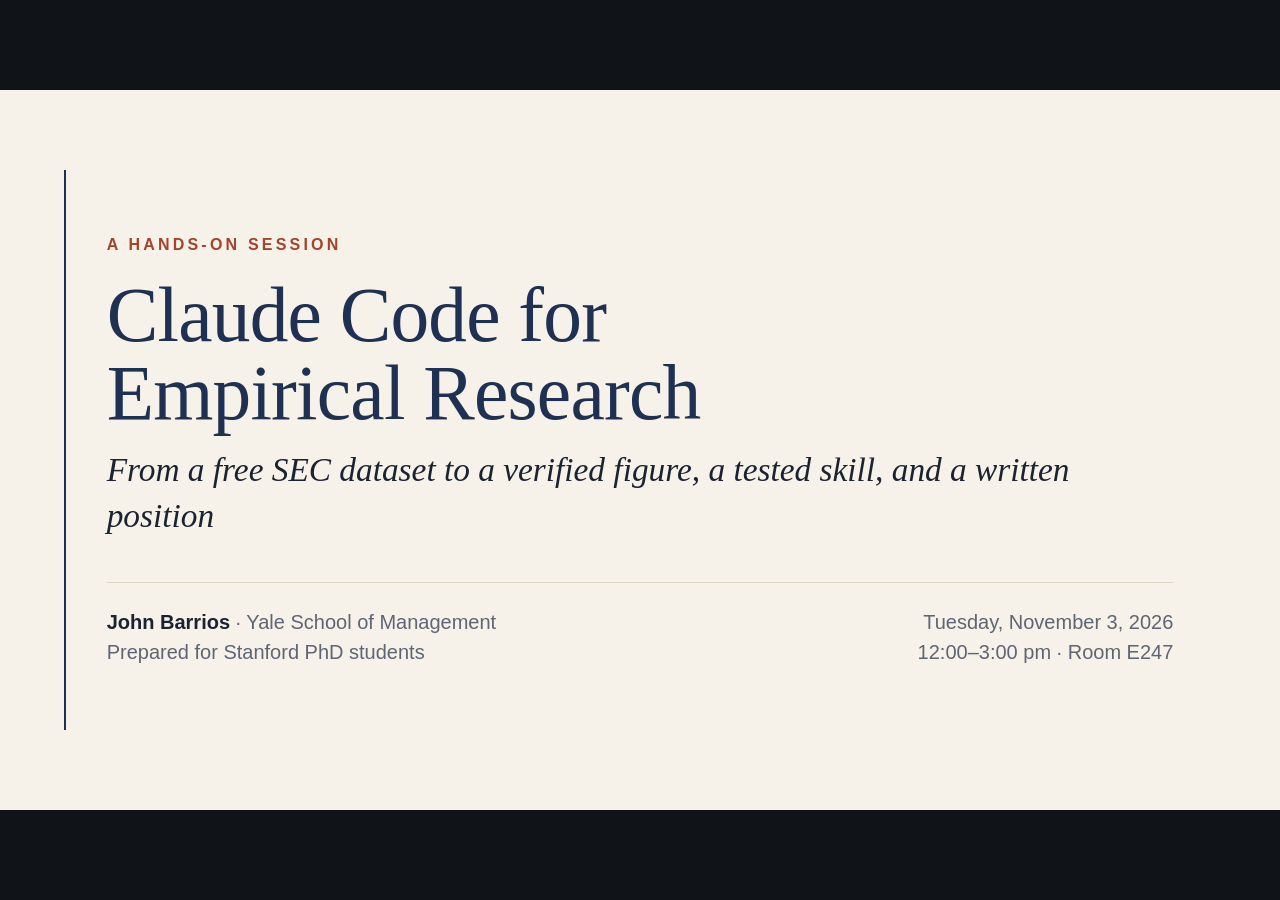
<file: assets/slides/html/index.html>
<!doctype html>
<html lang="en">
<head>
<meta charset="utf-8">
<meta name="viewport" content="width=device-width, initial-scale=1">
<title>Claude Code Workshop</title>
<style>
:root{
  --paper:#F6F2E9;
  --paper-2:#EEE8DB;
  --card:#E9ECF1;
  --ink:#1B2230;
  --navy:#1E3152;
  --navy-2:#4C6489;
  --muted:#5E6573;
  --rule:#D2C9B6;
  --accent:#A3442A;
  --accent-tint:#F5E2D8;
  --stage-bg:#101418;
  --serif:"Iowan Old Style","Palatino Linotype",Palatino,"Book Antiqua",Georgia,serif;
  --sans:-apple-system,BlinkMacSystemFont,"Helvetica Neue",Helvetica,Arial,sans-serif;
  --mono:ui-monospace,"SF Mono",Menlo,Monaco,Consolas,monospace;
}
*{box-sizing:border-box}
html,body{margin:0;height:100%;background:var(--stage-bg);color:var(--ink);overflow:hidden;
  font-family:var(--sans);-webkit-font-smoothing:antialiased;text-rendering:optimizeLegibility}
.stage{position:absolute;left:50%;top:50%;width:1920px;height:1080px;transform-origin:50% 50%;}
.deck{position:relative;width:1920px;height:1080px;overflow:hidden;background:var(--paper)}

/* ---------- slide base ---------- */
.slide{position:absolute;inset:0;width:1920px;height:1080px;padding:84px 128px 118px;
  display:flex;flex-direction:column;background:var(--paper);color:var(--ink);
  opacity:0;visibility:hidden;transform:translateX(28px);
  transition:opacity .38s ease, transform .38s ease, visibility 0s linear .38s;
  font-size:32px;line-height:1.38;font-variant-numeric:lining-nums}
.slide.past{transform:translateX(-28px)}
.slide.active{opacity:1;visibility:visible;transform:none;transition:opacity .38s ease, transform .38s ease, visibility 0s}
.no-anim .slide,.no-anim .fragment,.static,.static .fragment,.snap .fragment,.no-anim [data-emph],.static [data-emph],.snap [data-emph],.static [data-emph] td,.snap [data-emph] td{transition:none!important}
.slide header{flex:none;margin-bottom:34px}
.kicker{font-family:var(--sans);font-size:21px;letter-spacing:.16em;text-transform:uppercase;
  color:var(--accent);font-weight:600;margin:0 0 14px}
.slide h2{font-family:var(--serif);font-weight:500;font-size:58px;line-height:1.1;color:var(--navy);
  margin:0;padding-bottom:22px;border-bottom:1px solid var(--rule);letter-spacing:-.005em}
.slide h2 code{font-size:.86em}
.body{flex:1;display:flex;flex-direction:column;justify-content:center;min-height:0}
.body.top{justify-content:flex-start}
.foot{position:absolute;left:128px;right:128px;bottom:40px;display:flex;justify-content:space-between;
  font-size:19px;color:#8A8F99;letter-spacing:.02em;border-top:1px solid var(--rule);padding-top:12px}
.foot b{font-weight:600;color:var(--muted);margin-left:16px;font-variant-numeric:tabular-nums}
code,.mono{font-family:var(--mono);font-size:.9em}
p{margin:0}
.caption{font-size:28px;color:var(--muted);text-align:center;margin-top:26px;line-height:1.4}
.caption code{color:var(--ink)}
.lead{font-family:var(--serif);font-size:36px;color:var(--ink)}
em.it{font-style:italic}
.small{font-size:26px}
.muted{color:var(--muted)}
.accent{color:var(--accent)}

/* lists */
ul.clean,ol.clean{margin:0;padding:0;list-style:none}
ul.clean li{position:relative;padding-left:38px;margin:0 0 22px}
ul.clean li::before{content:"";position:absolute;left:4px;top:.62em;width:12px;height:2px;background:var(--accent)}
ul.check li{position:relative;padding-left:56px;margin:0 0 20px;list-style:none}
ul.check{margin:0;padding:0}
ul.check li::before{content:"";position:absolute;left:0;top:.18em;width:30px;height:30px;border:2px solid var(--navy);border-radius:4px}
ul.check.done li::after{content:"";position:absolute;left:9px;top:calc(.18em + 4px);width:10px;height:17px;border:solid var(--navy);border-width:0 3px 3px 0;transform:rotate(45deg)}
ol.steps{margin:0;padding:0;list-style:none;counter-reset:s}
ol.steps li{counter-increment:s;position:relative;padding-left:76px;margin:0 0 26px;min-height:52px;display:flex;align-items:center}
ol.steps li::before{content:counter(s);position:absolute;left:0;top:50%;transform:translateY(-50%);width:52px;height:52px;
  background:var(--navy);color:var(--paper);font-family:var(--serif);font-size:28px;display:flex;align-items:center;justify-content:center;border-radius:3px}
ol.num{margin:0;padding-left:1.3em}
ol.num li{margin-bottom:16px;padding-left:6px}

/* layout helpers */
.cols{display:grid;gap:64px;align-items:center}
.c2{grid-template-columns:1fr 1fr}
.c55{grid-template-columns:1.15fr .85fr}
.c64{grid-template-columns:1.25fr .75fr}
.c46{grid-template-columns:.85fr 1.15fr}
.top-al{align-items:start}
.center{text-align:center}
.grid3{display:grid;grid-template-columns:repeat(3,1fr);gap:36px}
.grid4{display:grid;grid-template-columns:repeat(4,1fr);gap:28px}
.grid2{display:grid;grid-template-columns:1fr 1fr;gap:36px}

/* cards & callouts */
.card{background:var(--card);border:1.5px solid var(--navy);border-radius:6px;padding:30px 34px;color:var(--ink)}
.card h3{font-family:var(--serif);font-weight:600;font-size:40px;color:var(--navy);margin:0 0 12px;line-height:1.15}
.card h3 code{font-size:.82em}
.card.dark{background:var(--navy);color:var(--paper)}
.card.dark h3{color:var(--paper)}
.card.plain{background:#FBF9F4}
.card.warm{background:var(--accent-tint);border-color:var(--accent)}
.card .big{font-family:var(--serif);font-size:56px;color:var(--navy);line-height:1;margin-bottom:12px}
.card.dark .big{color:var(--paper)}
.card .sub{font-size:30px;color:var(--muted);line-height:1.35}
.card.dark .sub{color:#D9DEE8}
.callout{border-left:6px solid var(--navy);background:var(--card);padding:24px 32px;border-radius:0 6px 6px 0}
.callout.warn{border-left-color:var(--accent);background:var(--accent-tint)}
.callout h4{margin:0 0 8px;font-size:21px;letter-spacing:.14em;text-transform:uppercase;color:var(--navy);font-weight:700}
.callout.warn h4{color:var(--accent)}

/* code blocks */
pre.code{font-family:var(--mono);font-size:30px;line-height:1.5;background:#FCFBF7;color:var(--ink);
  border:1px solid var(--rule);border-left:6px solid var(--navy);border-radius:0 6px 6px 0;
  padding:26px 34px;margin:0;white-space:pre;overflow:hidden}
pre.code.sm{font-size:27px}
pre.code .c{color:#8A8F99}
pre.code .k{color:var(--accent);font-weight:600}
pre.code.bad{border-left-color:var(--accent)}
.label{font-size:21px;letter-spacing:.14em;text-transform:uppercase;color:var(--muted);font-weight:700;margin:0 0 12px}
.label.accent{color:var(--accent)}

/* tables */
table.t{border-collapse:collapse;width:100%;font-variant-numeric:tabular-nums lining-nums;font-size:31px}
table.t th{font-size:21px;letter-spacing:.12em;text-transform:uppercase;color:var(--muted);text-align:left;font-weight:700;
  border-bottom:2px solid var(--navy);padding:12px 18px}
table.t td{padding:15px 18px;border-bottom:1px solid var(--rule);vertical-align:baseline}
table.t tr.hl td{background:var(--card)}
table.t tr:last-child td{border-bottom:2px solid var(--navy)}
table.t td.n,table.t th.n{text-align:right}
table.t td .nn{color:var(--muted);font-size:.85em}

/* terminal frames */
.shot{display:block;margin:0 auto;border-radius:12px;overflow:hidden;border:1px solid #C9C6BE;
  box-shadow:0 1px 0 rgba(0,0,0,.04),0 18px 40px -18px rgba(20,25,35,.35);background:#FAFAF8}
.shot img{display:block;width:100%;height:auto}
.fig{display:block;margin:0 auto;background:#fff;border:1px solid var(--rule);border-radius:6px;padding:14px;
  box-shadow:0 14px 34px -20px rgba(20,25,35,.35)}
.fig img{display:block;width:100%;height:auto}
.tag-note{font-size:20px;color:#8A8F99;margin-top:14px;text-align:center;font-style:italic}

/* stylised terminal (HTML) */
.term{font-family:var(--mono);font-size:26px;line-height:1.5;background:#FAFAF8;border:1px solid #C9C6BE;border-radius:12px;overflow:hidden;
  box-shadow:0 18px 40px -18px rgba(20,25,35,.35);color:#222}
.term .bar{background:#E7E6E2;padding:10px 18px;text-align:center;color:#555;font-size:22px;position:relative}
.term .bar::before{content:"";position:absolute;left:18px;top:50%;width:14px;height:14px;margin-top:-7px;border-radius:50%;
  background:#E0544B;box-shadow:24px 0 0 #E2B13C,48px 0 0 #5DB55B}
.term .tb{padding:20px 26px}
.term .u{background:#E3EAF4;color:#1E3152;font-weight:700;padding:2px 8px;margin:0 -8px 10px}
.term .tool{color:#1E3152}
.term .tool b{color:#2F7A3E}
.term .res{color:#777;padding-left:28px}
.term .panel{border:1.5px solid #9AA6B8;border-radius:6px;padding:14px 20px;margin:12px 0 4px;background:#fff}
.term .hi{background:#F7DDD0;color:#A3442A;font-weight:700;padding:0 6px}
.term .ok{color:#2F7A3E}
.term .acc{color:#A3442A;font-weight:700}
.term .dim{color:#8a8a8a}
.t403{font-size:27px;line-height:1.6}
.t403 .tb{padding:22px 30px 26px}
.t403 .tb > div{white-space:pre}
.t403 .ps{color:#2F6FC0}
.t403 .cont{padding-left:2.2em}
.t403 .hi403{background:#F7DDD0;color:#A3442A;font-weight:700;margin:2px -14px 8px;padding:0 14px}
.t403 .ok200{margin:2px 0 0}
.pill{display:inline-block;font-size:24px;padding:12px 20px;border:1px solid var(--rule);border-radius:6px;background:#FBF9F4;line-height:1.35}
.pill b{color:var(--navy)}

/* divider */
.slide.divider{background:var(--navy);color:var(--paper);justify-content:center;padding:0 200px}
.divider .time{font-family:var(--sans);font-size:26px;letter-spacing:.2em;text-transform:uppercase;color:#C8B48E;margin-bottom:34px;font-variant-numeric:tabular-nums}
.divider .time span{color:#8EA0BF;margin:0 18px}
.divider h1{font-family:var(--serif);font-weight:400;font-size:96px;line-height:1.08;margin:0;color:#F8F4EA;max-width:1500px}
.divider .rule{width:120px;height:2px;background:#C8B48E;margin:48px 0 0}
.divider .clock{position:absolute;right:140px;bottom:120px;font-family:var(--serif);font-size:200px;line-height:1;color:rgba(248,244,234,.07);font-variant-numeric:lining-nums tabular-nums}

/* title */
.slide.title{padding:0 160px;justify-content:center}
.title .eyebrow{font-size:24px;letter-spacing:.2em;text-transform:uppercase;color:var(--accent);font-weight:600;margin-bottom:30px}
.title h1{font-family:var(--serif);font-weight:500;font-size:116px;line-height:1.02;color:var(--navy);margin:0;letter-spacing:-.01em}
.title .subt{font-family:var(--serif);font-style:italic;font-size:50px;color:var(--ink);margin:22px 0 0}
.title .rule{width:100%;height:1px;background:var(--rule);margin:64px 0 36px}
.title .meta{display:flex;justify-content:space-between;font-size:30px;color:var(--muted);line-height:1.5}
.title .meta b{color:var(--ink);font-weight:600}
.title .side{position:absolute;left:96px;top:120px;bottom:120px;width:3px;background:var(--navy)}

/* fragments and builds: every step is a clicker step (see applySteps in the script).
   data-step="k" groups elements into step k; --d staggers elements inside one step. */
.fragment{opacity:0;transform:translateY(10px);transition:opacity .32s ease-out,transform .32s ease-out}
.fragment.visible{opacity:1;transform:none;transition-delay:var(--d,0s)}
.fragment.fade{transform:none}
.fragment.left{transform:translateX(-16px)}
.fragment.left.visible{transform:none}
.fragment.pop{transform:scale(.94);transform-box:fill-box;transform-origin:50% 50%}
.fragment.pop.visible{transform:none}
/* SVG strokes draw along their length (--len set by the script) */
.fragment.draw{opacity:0;transform:none;stroke-dasharray:var(--len) var(--len);stroke-dashoffset:var(--len);
  transition:stroke-dashoffset .3s ease-out,opacity .2s linear}
.fragment.draw.visible{opacity:1;stroke-dashoffset:0;
  transition:stroke-dashoffset .45s ease-out var(--d,0s),opacity 0s linear var(--d,0s),marker-end 0s linear calc(var(--d,0s) + .4s);transition-behavior:allow-discrete}
@media screen{.fragment.draw:not(.visible){marker-end:none;marker-start:none}}
/* bars grow from the baseline */
.fragment.grow{opacity:1;transform:scaleY(0);transform-box:fill-box;transform-origin:50% 100%;transition:transform .3s ease-out}
.fragment.grow.visible{transform:none;transition:transform .55s cubic-bezier(.25,.8,.3,1) var(--d,0s)}
/* terminal input types out left to right (--n characters per line) */
.fragment.type{opacity:1;transform:none;clip-path:inset(0 100% 0 0);transition:clip-path .15s linear}
.fragment.type.visible{clip-path:inset(0 0 0 -12px);transition:clip-path var(--t,.55s) steps(var(--n,30),end) var(--d,0s)}
/* a white cover that slides off a raster chart, so the bars appear to grow */
.fragment.uncover{opacity:1;transform:none;transform-origin:100% 50%;transition:transform .3s ease-out;position:absolute;background:#fff}
.fragment.uncover.visible{transform:scaleX(0);transition:transform .65s cubic-bezier(.3,.6,.3,1) var(--d,0s)}
/* emphasis: data-emph="k" adds .on from step k (the element itself may build in earlier) */
[data-emph],[data-emph] td{transition:background-color .4s ease-out,box-shadow .4s ease-out,color .4s ease-out,fill .4s ease-out,stroke .4s ease-out}
table.t tr[data-emph].on td{background:#DCE3EE}
table.t tr[data-emph].on td:first-child{box-shadow:inset 6px 0 0 var(--accent)}
.caption[data-emph].on{color:var(--ink)}
/* screenshot spotlight (overlay built by the script from data-spots) */
.shot{position:relative}
.spots{position:absolute;left:0;top:0;width:100%;height:100%;pointer-events:none}
.spots .fragment{transform:none;transition:opacity .25s ease-out}
.spots .fragment.visible{transition:opacity .45s ease-out var(--d,0s)}
.spots .dim{fill:rgba(20,26,38,.36);fill-rule:evenodd}
.spots .ring{fill:none;stroke:#A3442A;stroke-width:4}
.ov .spots{display:none}
.figwrap{position:relative}
@media (prefers-reduced-motion: reduce){
  .slide,.slide.past{transform:none!important;transition:opacity .01s!important}
  .fragment,.fragment.visible{transform:none!important;clip-path:none!important;stroke-dashoffset:0!important;stroke-dasharray:none!important;transition:opacity .25s linear!important}
  .fragment:not(.visible){opacity:0!important}
  .fragment.uncover{opacity:1!important}
  .fragment.uncover.visible{opacity:0!important}
}

/* misc chips used in diagrams */
.chip{font-family:var(--sans);font-weight:700;letter-spacing:.06em;background:var(--navy);color:var(--paper);
  display:flex;align-items:center;justify-content:center;border-radius:3px;font-size:24px;text-transform:uppercase}
.prompt-rows{display:grid;grid-template-columns:300px 1fr;row-gap:20px;column-gap:40px;align-items:center}
.prompt-rows .chip{height:66px}
.prompt-rows .txt{font-size:31px}
.funnel{display:flex;flex-direction:column;align-items:center;gap:0}
.funnel .lv{border:1.5px solid var(--navy);background:var(--card);border-radius:4px;padding:16px 30px;text-align:center;font-size:30px}
.funnel .lv.top{background:#FBF9F4}
.funnel .lv.out{background:var(--navy);color:var(--paper);font-weight:700}
.funnel .ar{width:2px;height:26px;background:var(--navy);position:relative;margin-bottom:8px}
.funnel .ar::after{content:"";position:absolute;left:-7px;bottom:-8px;border:8px solid transparent;border-top:10px solid var(--navy);border-bottom:0}
.flow{display:flex;align-items:stretch;gap:0}
.flow .card{flex:1;display:flex;align-items:center;justify-content:center;text-align:center;font-size:30px;padding:26px}
.flow .arr{flex:none;width:64px;display:flex;align-items:center;justify-content:center}
.flow .arr::before{content:"";width:34px;height:2px;background:var(--navy)}
.flow .arr::after{content:"";border:9px solid transparent;border-left:12px solid var(--navy);border-right:0}
.vflow{display:flex;flex-direction:column;align-items:stretch}
.vflow .card{text-align:center;padding:22px 26px;font-size:30px}
.vflow .ar{align-self:center;width:2px;height:30px;background:var(--navy);position:relative;margin-bottom:10px}
.vflow .ar::after{content:"";position:absolute;left:-7px;bottom:-9px;border:8px solid transparent;border-top:10px solid var(--navy);border-bottom:0}
.colhead{font-family:var(--serif);font-size:34px;color:var(--navy);text-align:center;margin-bottom:22px;font-weight:600}
.colhead.muted{color:var(--muted)}
.rmap{display:grid;grid-template-columns:repeat(5,1fr);gap:22px 26px}
.rmap .st{font-family:var(--serif);font-size:34px;color:var(--navy);text-align:center;font-weight:600;position:relative}
.rmap .st:not(:nth-child(5))::after{content:"\2192";position:absolute;right:-26px;color:#9AA0AA;font-family:var(--sans)}
.rmap .ai,.rmap .hu{border-radius:4px;padding:16px 12px;text-align:center;font-size:24px;line-height:1.3;min-height:104px;display:flex;align-items:center;justify-content:center}
.rmap .ai{background:var(--card);border:1.5px solid var(--navy-2)}
.rmap .hu{background:#fff;border:1.5px solid var(--navy)}
.rmap .md{font-size:20px;color:var(--muted);text-align:center;margin-top:-10px}
.legend{display:flex;gap:40px;justify-content:center;font-size:22px;color:var(--muted);margin-top:20px}
.legend i{display:inline-block;width:30px;height:18px;vertical-align:-2px;margin-right:10px;border-radius:2px}

/* skill anatomy */
.skillcard{border:1.5px solid var(--navy);border-radius:6px;background:#FBF9F4;padding:22px 30px;font-size:26px}
.skillcard .path{font-family:var(--mono);font-size:22px;color:var(--muted);margin-bottom:10px}
.skillcard .path b{color:var(--navy)}
.skillcard .sec{font-weight:700;color:var(--navy);font-size:22px;letter-spacing:.1em;text-transform:uppercase;margin:10px 0 6px}
.skillcard .desc{font-family:var(--mono);font-size:23px;background:var(--card);border:1.5px solid var(--navy-2);border-radius:4px;padding:10px 14px;line-height:1.4}
.skillcard hr{border:0;border-top:1px solid var(--rule);margin:14px 0}
.skillcard ol{margin:0;padding-left:1.4em;line-height:1.45}
.desc-box{font-family:var(--mono);font-size:25px;border-radius:4px;padding:14px 18px;line-height:1.4}
.desc-box.bad{border:1.5px solid var(--accent);background:#fff}
.desc-box.good{border:1.5px solid var(--navy-2);background:var(--card)}

/* overlays */
.blackout{position:fixed;inset:0;background:#000;z-index:50;display:none;cursor:none}
.blackout.on{display:block}
.overview{position:fixed;inset:0;z-index:40;background:#14181E;overflow:auto;display:none;padding:36px 40px 60px}
.overview.on{display:block}
.overview h3{color:#D9DEE8;font-family:var(--serif);font-weight:400;font-size:24px;margin:0 0 22px}
.overview h3 span{color:#7C8697;font-family:var(--sans);font-size:15px;margin-left:16px}
.ov-grid{display:grid;grid-template-columns:repeat(auto-fill,minmax(288px,1fr));gap:22px}
.thumb{position:relative;cursor:pointer;border:0;padding:0;background:none;text-align:left}
.thumb .tf{width:288px;height:162px;overflow:hidden;position:relative;border-radius:3px;outline:2px solid transparent;outline-offset:3px}
.thumb.cur .tf{outline-color:#C8B48E}
.thumb:hover .tf{outline-color:#8EA0BF}
.thumb .ti{width:1920px;height:1080px;transform:scale(.15);transform-origin:0 0;position:absolute;left:0;top:0}
.thumb .ti .slide{opacity:1;visibility:visible;transform:none;transition:none}
.thumb .tn{color:#9AA3B2;font-size:14px;margin-top:6px;font-family:var(--sans)}
.jump{position:fixed;right:24px;bottom:20px;z-index:60;background:rgba(20,24,30,.9);color:#fff;font:600 22px var(--sans);
  padding:8px 16px;border-radius:6px;display:none;font-variant-numeric:tabular-nums}
.jump.on{display:block}
aside.notes{display:none}

/* presenter view */
body.presenter{background:#14181E;overflow:hidden}
body.presenter .stage{display:none}
.pv{display:none}
body.presenter .pv{display:grid;position:fixed;inset:0;grid-template-columns:minmax(0,var(--pvcol,1.5fr)) minmax(0,1fr);grid-template-rows:56px minmax(0,1fr);gap:14px 22px;padding:12px 20px 18px;color:#E7EAF0;font-family:var(--sans)}
.pv-top{grid-column:1/3;display:flex;align-items:center;gap:28px;font-size:20px;border-bottom:1px solid #2B3240;padding-bottom:8px;min-width:0}
.pv-top .pv-clock{font-variant-numeric:tabular-nums;font-size:30px;font-weight:600}
.pv-top .pv-timer{font-variant-numeric:tabular-nums;font-size:30px;color:#C8B48E;cursor:pointer;user-select:none}
.pv-top .pv-sec{color:#9AA3B2}
.pv-top .pv-count{margin-left:auto;color:#9AA3B2;font-variant-numeric:tabular-nums;white-space:nowrap}
.pv-top button{background:#232A36;color:#D9DEE8;border:1px solid #39424F;border-radius:4px;padding:4px 10px;font:14px var(--sans);cursor:pointer}
.pv-main,.pv-side{display:flex;flex-direction:column;gap:10px;min-height:0;min-width:0}
.pv-cur,.pv-next{position:relative;overflow:hidden;background:#000;border-radius:4px;aspect-ratio:16/9;width:100%;flex:none}
#pvCur{width:var(--pvcur,100%)}
.pv-main{position:relative}
.pv-bar{display:flex;align-items:center;gap:8px;cursor:row-resize;user-select:none;border-top:2px solid #2B3240;padding-top:4px}
.pv-bar:hover{border-top-color:#C8B48E}
.pv-bar .grip{flex:1;text-align:center;color:#59637A;font-size:13px;letter-spacing:.1em}
.pv-bar button{background:#232A36;color:#D9DEE8;border:1px solid #39424F;border-radius:4px;padding:1px 9px;font:13px var(--sans);cursor:pointer}
.pv-vsplit{position:absolute;top:0;bottom:0;right:-17px;width:12px;cursor:col-resize;border-radius:4px}
.pv-vsplit:hover,.pv-vsplit.on{background:#2B3240}
.pv-label{font-size:13px;letter-spacing:.14em;text-transform:uppercase;color:#7C8697;flex:none}
.pv-frame{position:absolute;left:0;top:0;width:1920px;height:1080px;transform-origin:0 0}
.pv-frame .slide{opacity:1;visibility:visible;transform:none;transition:none}
.pv-notes{flex:1;min-height:0;overflow:auto;background:#1B212B;border-radius:4px;padding:14px 20px;font-size:var(--pvfs,21px);line-height:1.5;color:#E7EAF0}
.pv-keys{font-size:14px;color:#7C8697;line-height:1.7;margin-top:auto}
.pv-keys b{color:#B9C1CE;font-weight:600}
.pv-notes p{margin:0 0 12px}
.pv-notes ul,.pv-notes ol{margin:0 0 12px;padding-left:1.2em}
.pv-notes li{margin-bottom:6px}
.pv-notes code{color:#F1D9A8;font-size:.92em}
.pv-notes b{color:#fff}
.pv-notes .t{display:inline-block;background:#C8B48E;color:#14181E;font-weight:700;border-radius:3px;padding:0 8px;margin-right:8px;font-size:17px}

/* print: one slide per landscape page */
@page{size:1920px 1080px;margin:0}
@media print{
  html,body{background:#fff!important;overflow:visible!important;height:auto}
  .stage{position:static!important;transform:none!important;width:1920px;height:auto}
  .deck{height:auto;overflow:visible}
  .slide{position:relative!important;display:flex!important;opacity:1!important;visibility:visible!important;transform:none!important;transition:none!important;
    break-after:page;page-break-after:always;break-inside:avoid;-webkit-print-color-adjust:exact;print-color-adjust:exact}
  .slide:last-child{break-after:auto;page-break-after:auto}
  .fragment{opacity:1!important;transform:none!important;clip-path:none!important;stroke-dashoffset:0!important;stroke-dasharray:none!important}
  table.t tr[data-emph] td{background:#DCE3EE!important}
  table.t tr[data-emph] td:first-child{box-shadow:inset 6px 0 0 var(--accent)!important}
  .fragment.uncover,.spots,.cd,.menu,.help,.zoombox,.toast{display:none!important}
  .overview,.blackout,.jump,.pv{display:none!important}
  body.presenter .stage{display:block!important}
}

/* ---------- teaching aids ---------- */
/* countdown (instructor starts it with T; nothing auto-starts) */
.cd{position:absolute;right:128px;top:34px;z-index:20;display:none;align-items:baseline;gap:22px;
  background:var(--navy);color:#F8F4EA;border-radius:8px;padding:14px 30px 16px;font-family:var(--sans);
  box-shadow:0 10px 30px -14px rgba(20,25,35,.5);transition:background-color .8s ease,color .8s ease}
.cd.on{display:flex}
.cd .cd-l{font-size:20px;letter-spacing:.16em;text-transform:uppercase;color:#C8B48E;font-weight:700}
.cd .cd-t{font-size:92px;line-height:1;font-weight:600;font-variant-numeric:tabular-nums lining-nums;letter-spacing:-.01em}
.cd.paused .cd-t{opacity:.55}
.cd .cd-p{font-size:18px;letter-spacing:.14em;text-transform:uppercase;color:#C8B48E;display:none}
.cd.paused .cd-p{display:inline}
.cd.late{background:var(--accent-tint);color:var(--accent);box-shadow:0 0 0 2px var(--accent) inset}
.cd.late .cd-l,.cd.late .cd-p{color:var(--accent)}
.cd.center{right:auto;left:50%;top:auto;bottom:120px;transform:translateX(-50%);padding:22px 48px 26px}
.cd.center .cd-t{font-size:150px}
.toast{position:fixed;left:50%;bottom:28px;transform:translateX(-50%);z-index:70;background:rgba(20,24,30,.92);color:#fff;
  font:500 18px var(--sans);padding:10px 18px;border-radius:6px;display:none}
.toast.on{display:block}
/* section menu (G), help (?), zoom (Z / click) */
.menu,.help{position:fixed;inset:0;z-index:65;display:none;align-items:center;justify-content:center;background:rgba(12,15,20,.62)}
.menu.on,.help.on{display:flex}
.menu .box,.help .box{background:#1B212B;color:#E7EAF0;border-radius:8px;padding:22px 26px;font-family:var(--sans);
  box-shadow:0 30px 60px -20px rgba(0,0,0,.6);max-height:92vh;overflow:auto}
.menu .box{min-width:min(520px,92vw)}
.menu h4,.help h4{margin:0 0 12px;font-size:13px;letter-spacing:.16em;text-transform:uppercase;color:#8E99AB;font-weight:700}
.menu button{display:flex;width:100%;align-items:baseline;gap:14px;background:none;border:0;color:inherit;text-align:left;
  font:500 20px var(--sans);padding:9px 12px;border-radius:5px;cursor:pointer}
.menu button .k{color:#C8B48E;font-variant-numeric:tabular-nums;width:1.2em;font-weight:700}
.menu button .tm{margin-left:auto;color:#8E99AB;font-size:16px;font-variant-numeric:tabular-nums}
.menu button.sel,.menu button:hover{background:#2A3342}
.menu button.cur .nm::after{content:" \2022";color:#C8B48E}
.help .box{width:min(760px,94vw)}
.help table{border-collapse:collapse;width:100%;font-size:17px}
.help td{padding:5px 10px;border-bottom:1px solid #2B3240;vertical-align:top}
.help td:first-child{white-space:nowrap;color:#F1D9A8;font-weight:600;width:42%}
.help tr.hd td{color:#8E99AB;font-size:12px;letter-spacing:.16em;text-transform:uppercase;font-weight:700;padding-top:14px;border-bottom:0}
.zoombox{position:fixed;inset:0;z-index:66;background:rgba(10,12,16,.94);display:none;align-items:center;justify-content:center;cursor:zoom-out;padding:2vh 2vw}
.zoombox.on{display:flex}
.zoombox img{width:96vw;height:96vh;object-fit:contain}
.shot img,.fig img{cursor:zoom-in}
.thumb .shot img,.thumb .fig img,.pv .shot img,.pv .fig img{cursor:inherit}

/* presenter additions: pacing, countdown mirror, copy buttons, notes styling */
.pv-top .pv-pace{display:flex;align-items:baseline;gap:10px;white-space:nowrap;font-variant-numeric:tabular-nums}
.pv-top .pv-blk{color:#9AA3B2;font-size:17px}
.pv-top .pv-st{font-weight:700;font-size:19px;padding:2px 10px;border-radius:4px;background:#232A36}
.pv-st.ok{color:#8FC79A}.pv-st.ahead{color:#C8B48E}.pv-st.behind{color:#F0A08A;background:#3A2621}
.pv-top .pv-cd{font-variant-numeric:tabular-nums;font-size:24px;font-weight:700;color:#D9DEE8;padding:2px 10px;border-radius:4px;background:#1E3152;display:none}
.pv-top .pv-cd.on{display:inline-block}
.pv-top .pv-cd.late{background:#F5E2D8;color:#A3442A}
.pv-top .pv-cd.paused{opacity:.6}
.pv-top .pv-anchor{font-size:12px}
.pv-notes .say{color:#F3E3BC;font-family:var(--serif);font-style:italic;font-size:1.06em}
.pv-notes .fb,.pv-notes .cut,.pv-notes .keep{border-left:4px solid #C2674D;background:#2A2124;padding:8px 12px 8px 14px;border-radius:0 4px 4px 0}
.pv-notes .fb::before,.pv-notes .cut::before,.pv-notes .keep::before{display:block;font:700 11px var(--sans);letter-spacing:.16em;text-transform:uppercase;color:#E39A82;margin-bottom:3px}
.pv-notes .fb::before{content:"If it goes wrong"}
.pv-notes .cut{border-left-color:#8E99AB;background:#20262F}
.pv-notes .cut::before{content:"If running long";color:#9AA3B2}
.pv-notes .keep{border-left-color:#C8B48E;background:#262620}
.pv-notes .keep::before{content:"Keep";color:#C8B48E}
.pv-notes li.fb,.pv-notes li.cut{list-style:none;margin-left:-1.2em}
.pv-paste{margin-top:14px;border-top:1px solid #2B3240;padding-top:10px}
.pv-paste h5{margin:0 0 8px;font:700 12px var(--sans);letter-spacing:.16em;text-transform:uppercase;color:#8E99AB}
.cpi{display:grid;grid-template-columns:minmax(0,1fr) auto;gap:4px 12px;align-items:start;margin:0 0 10px;background:#141922;border:1px solid #2B3240;border-radius:5px;padding:8px 10px}
.cpi .cpl{grid-column:1/3;font:600 13px var(--sans);color:#C8B48E;letter-spacing:.04em}
.cpi pre{margin:0;font-family:var(--mono);font-size:14px;line-height:1.4;color:#E7EAF0;white-space:pre-wrap;word-break:break-word;max-height:7.2em;overflow:auto;user-select:text}
.cpb{background:#2F3A4C;color:#fff;border:1px solid #4A5870;border-radius:4px;font:600 13px var(--sans);padding:5px 12px;cursor:pointer;white-space:nowrap}
.cpb:hover{background:#3B4A62}
.cpb.done{background:#2F5A3A;border-color:#4C8A5C}
.cpb.sm{padding:1px 7px;font-size:11px;margin-left:6px;vertical-align:1px}
.pv-notes pre.cp{display:none}
</style>
</head>
<body class="no-anim">

<!-- shared SVG defs (arrowheads) -->
<svg width="0" height="0" style="position:absolute" aria-hidden="true">
  <defs>
    <marker id="ah" viewBox="0 0 10 10" refX="9" refY="5" markerWidth="9" markerHeight="9" markerUnits="userSpaceOnUse" orient="auto-start-reverse">
      <path d="M0,0 L10,5 L0,10 z" fill="#1E3152"/></marker>
    <marker id="ahl" viewBox="0 0 10 10" refX="9" refY="5" markerWidth="16" markerHeight="16" markerUnits="userSpaceOnUse" orient="auto-start-reverse">
      <path d="M0,0 L10,5 L0,10 z" fill="#1E3152"/></marker>
    <marker id="ahm" viewBox="0 0 10 10" refX="9" refY="5" markerWidth="16" markerHeight="16" markerUnits="userSpaceOnUse" orient="auto-start-reverse">
      <path d="M0,0 L10,5 L0,10 z" fill="#8A8F99"/></marker>
    <marker id="aha" viewBox="0 0 10 10" refX="9" refY="5" markerWidth="16" markerHeight="16" markerUnits="userSpaceOnUse" orient="auto-start-reverse">
      <path d="M0,0 L10,5 L0,10 z" fill="#A3442A"/></marker>
  </defs>
</svg>

<div class="stage" id="stage"><div class="deck" id="deck">

<!-- ============================================================ 1 TITLE -->
<section class="slide title" data-section="" data-nofoot data-jump="Start">
  <div class="side"></div>
  <div class="eyebrow">A Hands-On Session</div>
  <h1>Claude Code for<br>Empirical Research</h1>
  <p class="subt">From a free SEC dataset to a verified figure, a tested skill, and a written position</p>
  <div class="rule"></div>
  <div class="meta">
    <div><b>John Barrios</b> &middot; Yale School of Management<br>Prepared for Stanford PhD students</div>
    <div style="text-align:right">Tuesday, November 3, 2026<br>12:00&ndash;3:00 pm &middot; Room E247</div>
  </div>
</section>

<!-- ============================================================ 2 AGENDA -->
<section class="slide" data-section="Overview">
  <header><p class="kicker">Overview</p><h2>Today: Three Hours, Mostly Hands-On</h2></header>
  <div class="body">
    <table class="t">
      <thead><tr><th style="width:22%">Time</th><th style="width:43%">Block</th><th>You leave with</th></tr></thead>
      <tbody>
        <tr class="fragment fade" data-step="1" style="--d:0s"><td>12:00&ndash;12:20</td><td>Framing</td><td>how the agent works</td></tr>
        <tr class="fragment fade" data-step="1" style="--d:.07s"><td>12:20&ndash;12:45</td><td>Demo 1: FSDS idea &rarr; figure</td><td>the six-part prompt</td></tr>
        <tr class="hl fragment fade" data-emph="2" data-step="1" style="--d:.14s"><td>12:45&ndash;1:35</td><td><b>Lab 1:</b> your own pipeline</td><td>a verified figure</td></tr>
        <tr class="fragment fade" data-step="1" style="--d:.21s"><td>1:35&ndash;1:45</td><td>Break</td><td></td></tr>
        <tr class="hl fragment fade" data-emph="2" data-step="1" style="--d:.28s"><td>1:45&ndash;2:15</td><td>Demo 2 + <b>Lab 2a:</b> a skill</td><td>a tested <code>SKILL.md</code></td></tr>
        <tr class="hl fragment fade" data-emph="2" data-step="1" style="--d:.35s"><td>2:15&ndash;2:40</td><td><b>Lab 2b:</b> verification drills</td><td>audit, referee, deny rule</td></tr>
        <tr class="fragment fade" data-step="1" style="--d:.42s"><td>2:40&ndash;3:00</td><td>Discussion + exit ticket</td><td>a written position</td></tr>
      </tbody>
    </table>
    <p class="caption fragment fade" data-step="2" style="text-align:left;margin-top:22px;font-size:24px">Shaded rows are hands-on.</p>
  </div>
</section>

<!-- ============================================================ 3 BEFORE CLASS -->
<section class="slide" data-section="Overview">
  <header><p class="kicker">Overview</p><h2>What You Did Before Class</h2></header>
  <div class="body">
    <div class="cols c55 top-al">
      <ul class="check done">
        <li class="fragment left" data-step="1" style="--d:0s">Installed Claude Code and signed in</li>
        <li class="fragment left" data-step="1" style="--d:.09s">Ran the smoke test: <code>setup_check.txt</code></li>
        <li class="fragment left" data-step="1" style="--d:.18s">Downloaded three FSDS quarters into <code>fsds/</code></li>
        <li class="fragment left" data-step="1" style="--d:.27s">Watched the Module 1 video</li>
        <li class="fragment left" data-step="1" style="--d:.36s">Read Brodeur et al. and Kusumegi et al.</li>
        <li class="fragment left" data-step="1" style="--d:.45s">Wrote one research question</li>
      </ul>
      <div class="fragment" data-step="2">
        <div class="callout">
          <h4>Check now</h4>
          <pre class="code" style="border:0;background:transparent;padding:4px 0 10px;font-size:32px">ls fsds/</pre>
          <p style="font-size:28px">You should see <code>2016q1</code>, <code>2020q1</code> and <code>2024q1</code>, each holding <code>sub.txt</code> and <code>num.txt</code>.</p>
        </div>
        <p style="margin-top:30px;font-size:30px">Missing a quarter? <b>Raise your hand now</b>, not at 12:45.</p>
      </div>
    </div>
  </div>
</section>

<!-- ============================================================ DIVIDER 1 -->
<section class="slide divider" data-section="Framing" data-nofoot data-jump="Framing">
  <div class="time">Block 1<span>&middot;</span>12:00&ndash;12:20</div>
  <h1>Framing</h1>
  <div class="rule"></div>
  <div class="clock">12:00</div>
</section>

<!-- ============================================================ CHAT VS AGENT -->
<section class="slide" data-section="Framing">
  <header><p class="kicker">Framing</p><h2>Chat Window vs. Agent</h2></header>
  <div class="body">
    <div class="cols" style="grid-template-columns:520px 1fr;gap:110px">
      <div>
        <div class="colhead muted">Chat window</div>
        <div class="vflow">
          <div class="card plain fragment" data-step="1" style="--d:0s">You paste code or a question</div><div class="ar fragment fade" data-step="1" style="--d:.12s"></div>
          <div class="card plain fragment" data-step="1" style="--d:.22s">It replies with text</div><div class="ar fragment fade" data-step="1" style="--d:.34s"></div>
          <div class="card plain fragment" data-step="1" style="--d:.44s"><b>You</b> copy, run, paste errors back</div>
        </div>
      </div>
      <div>
        <div class="colhead">Claude Code</div>
        <svg viewBox="0 0 860 560" width="860" height="560" style="display:block;margin:0 auto" font-family="-apple-system,Helvetica Neue,Arial,sans-serif">
          <g fill="none" stroke="#1E3152" stroke-width="2.5">
            <path class="fragment draw" data-step="2" style="--d:.45s" d="M540,85 Q735,85 735,200" marker-end="url(#ahl)"/>
            <path class="fragment draw" data-step="2" style="--d:.95s" d="M735,330 Q735,470 545,470" marker-end="url(#ahl)"/>
            <path class="fragment draw" data-step="2" style="--d:1.45s" d="M320,470 Q125,470 125,345" marker-end="url(#ahl)"/>
            <path class="fragment draw" data-step="2" style="--d:1.95s" d="M125,215 Q125,85 315,85" marker-end="url(#ahl)"/>
          </g>
          <g class="fragment pop" data-step="2" style="--d:.2s">
          <rect x="320" y="45" width="220" height="80" rx="5" fill="#E9ECF1" stroke="#1E3152" stroke-width="2"/>
          <text x="430" y="95" text-anchor="middle" font-size="29" fill="#1B2230">reads files</text></g>
          <g class="fragment pop" data-step="2" style="--d:.7s">
          <rect x="625" y="225" width="220" height="80" rx="5" fill="#E9ECF1" stroke="#1E3152" stroke-width="2"/>
          <text x="735" y="275" text-anchor="middle" font-size="29" fill="#1B2230">writes scripts</text></g>
          <g class="fragment pop" data-step="2" style="--d:1.2s">
          <rect x="320" y="430" width="220" height="80" rx="5" fill="#E9ECF1" stroke="#1E3152" stroke-width="2"/>
          <text x="430" y="480" text-anchor="middle" font-size="29" fill="#1B2230">runs them</text></g>
          <g class="fragment pop" data-step="2" style="--d:1.7s">
          <rect x="10" y="215" width="230" height="110" rx="5" fill="#E9ECF1" stroke="#1E3152" stroke-width="2"/>
          <text x="125" y="261" text-anchor="middle" font-size="27" fill="#1B2230">reads the error,</text>
          <text x="125" y="296" text-anchor="middle" font-size="27" fill="#1B2230">tries again</text></g>
          <g class="fragment pop" data-step="2" style="--d:0s">
          <rect x="330" y="225" width="200" height="80" rx="3" fill="#1E3152"/>
          <text x="430" y="275" text-anchor="middle" font-size="29" font-weight="700" fill="#F6F2E9">Your folder</text></g>
        </svg>
      </div>
    </div>
    <p class="caption fragment" data-step="3">Claude Code uses the Python, R or Stata already on your machine. It has none of its own.</p>
  </div>
</section>

<!-- ============================================================ TOOL LADDER -->
<section class="slide" data-section="Framing">
  <header><p class="kicker">Framing</p><h2>The Tool Ladder</h2></header>
  <div class="body">
    <svg viewBox="0 0 1660 690" width="1660" height="690" style="display:block;margin:0 auto" font-family="-apple-system,Helvetica Neue,Arial,sans-serif">
      <text x="610" y="28" text-anchor="middle" font-size="24" font-weight="600" fill="#5E6573">Capability climbs with the ladder &#8593;</text>
      <g stroke="#D2C9B6" stroke-width="4">
        <line x1="470" y1="50" x2="470" y2="680"/><line x1="750" y1="50" x2="750" y2="680"/>
        <line x1="470" y1="620" x2="750" y2="620"/><line x1="470" y1="500" x2="750" y2="500"/><line x1="470" y1="380" x2="750" y2="380"/><line x1="470" y1="260" x2="750" y2="260"/><line x1="470" y1="120" x2="750" y2="120"/>
      </g>
      <g font-size="30">
        <g class="fragment" data-step="1" style="--d:0s"><rect x="455" y="582" width="310" height="76" rx="4" fill="#E9ECF1" stroke="#1E3152" stroke-width="2"/><text x="610" y="630" text-anchor="middle" fill="#1B2230">Chat</text></g>
        <g class="fragment" data-step="1" style="--d:.18s"><rect x="455" y="462" width="310" height="76" rx="4" fill="#E9ECF1" stroke="#1E3152" stroke-width="2"/><text x="610" y="510" text-anchor="middle" fill="#1B2230">Inline IDE assist</text></g>
        <g class="fragment" data-step="1" style="--d:.36s"><rect x="455" y="342" width="310" height="76" rx="4" fill="#E9ECF1" stroke="#1E3152" stroke-width="2"/><text x="610" y="390" text-anchor="middle" fill="#1B2230">Agentic IDE</text></g>
        <g class="fragment pop" data-step="2"><rect x="455" y="208" width="310" height="104" rx="4" fill="#1E3152"/><text x="610" y="252" text-anchor="middle" fill="#F6F2E9" font-weight="700">Terminal agent</text><text x="610" y="290" text-anchor="middle" fill="#D9DEE8" font-size="24">(Claude Code)</text></g>
        <g class="fragment" data-step="3"><rect x="455" y="82" width="310" height="76" rx="4" fill="#E9ECF1" stroke="#1E3152" stroke-width="2"/><text x="610" y="130" text-anchor="middle" fill="#1B2230">MCP + sandbox</text></g>
      </g>
      <g stroke="#8A8F99" stroke-width="2"><line class="fragment draw" data-step="1" style="--d:.1s" x1="770" y1="620" x2="815" y2="620"/><line class="fragment draw" data-step="1" style="--d:.28s" x1="770" y1="500" x2="815" y2="500"/><line class="fragment draw" data-step="1" style="--d:.46s" x1="770" y1="380" x2="815" y2="380"/><line class="fragment draw" data-step="2" style="--d:.15s" x1="770" y1="260" x2="815" y2="260"/><line class="fragment draw" data-step="3" style="--d:.1s" x1="770" y1="120" x2="815" y2="120"/></g>
      <g font-size="28" fill="#1B2230">
        <text class="fragment fade" data-step="1" style="--d:.2s" x="830" y="630">Ask a definition or coding-syntax question</text>
        <text class="fragment fade" data-step="1" style="--d:.38s" x="830" y="510">Autocomplete one regression script</text>
        <text class="fragment fade" data-step="1" style="--d:.56s" x="830" y="390">Refactor a multi-file analysis project</text>
        <g class="fragment fade" data-step="2" style="--d:.3s"><text x="830" y="252" font-weight="600">Run download &#8594; clean &#8594; analyze</text><text x="830" y="288" font-weight="600">end-to-end, unattended</text></g>
        <text class="fragment fade" data-step="3" style="--d:.2s" x="830" y="130">Query WRDS directly; orchestrate multi-step research</text>
      </g>
      <path class="fragment draw" data-step="4" d="M420,462 Q404,462 404,480 L404,548 Q404,560 390,560 Q404,560 404,572 L404,640 Q404,658 420,658" fill="none" stroke="#A3442A" stroke-width="2.5"/>
      <g class="fragment fade" data-step="4" style="--d:.3s">
      <rect x="200" y="532" width="160" height="56" rx="3" fill="#F5E2D8" stroke="#A3442A" stroke-width="2"/>
      <text x="280" y="569" text-anchor="middle" font-size="26" font-weight="700" fill="#A3442A">Cowork</text>
      <text x="280" y="618" text-anchor="middle" font-size="21" fill="#5E6573">sits at or below</text>
      <text x="280" y="644" text-anchor="middle" font-size="21" fill="#5E6573">rung 2</text>
      </g>
    </svg>
    <p class="caption fragment" data-step="4" style="margin-top:14px;--d:.45s">Claude Code sits on the terminal-agent rung. Pick the rung the task needs.</p>
  </div>
</section>

<!-- ============================================================ FOUR TOOLS -->
<section class="slide" data-section="Framing">
  <header><p class="kicker">Framing</p><h2>Staying in Control: Four Tools</h2></header>
  <div class="body">
    <div class="grid2" style="gap:34px 40px">
      <div class="card fragment" data-step="1"><h3><code>CLAUDE.md</code></h3><div class="sub">project memory, read at the start of every session</div></div>
      <div class="card fragment" data-step="2"><h3>Permission prompts</h3><div class="sub">it asks before an edit, a command or a download</div></div>
      <div class="card fragment" data-step="3"><h3>Plan mode</h3><div class="sub">it writes a plan and changes nothing until you approve</div></div>
      <div class="card dark fragment" data-step="4"><h3>Esc</h3><div class="sub">stops it mid-step so you can redirect</div></div>
    </div>
    <p class="caption fragment" data-step="4" style="--d:.3s"><b style="color:var(--ink)">Shift+Tab</b> cycles the permission modes, including plan mode. The status bar shows which one you are in.</p>
  </div>
</section>

<!-- ============================================================ PERMISSION PROMPT -->
<section class="slide" data-section="Framing">
  <header><p class="kicker">Framing</p><h2>What a Permission Prompt Looks Like</h2></header>
  <div class="body">
    <div style="width:1220px;margin:0 auto">
      <div class="term">
        <div class="bar">demo1 &mdash; claude</div>
        <div class="tb">
          <div class="u fragment type" data-step="1" style="--n:26;--t:.45s">&gt; Run the download script.</div>
          <div class="tool fragment fade" data-step="2">&#9679; <b>Bash</b>(python download_fsds.py)</div>
          <div class="panel fragment" data-step="2" style="--d:.3s">
            <div style="font-weight:700">Allow Bash(python download_fsds.py)?</div>
            <div style="margin-top:8px;color:#1E3152;font-weight:700">&#10095; 1. Yes</div>
            <div>&nbsp;&nbsp;2. Yes, and don't ask again for Bash this session</div>
            <div>&nbsp;&nbsp;3. No, tell Claude what to do differently (esc)</div>
          </div>
        </div>
      </div>
      <div class="grid2" style="margin-top:26px;gap:26px">
        <div class="pill fragment" data-step="3"><b>Manual:</b> ask every time; safest while trust is new</div>
        <div class="pill fragment" data-step="3" style="--d:.15s"><b>Auto:</b> a classifier reviews each action; pair with git (Module 5)</div>
      </div>
      <p class="tag-note">Stylized session transcript, not a screenshot.</p>
    </div>
  </div>
</section>

<!-- ============================================================ PLAN MODE -->
<section class="slide" data-section="Framing">
  <header><p class="kicker">Framing</p><h2>Plan Mode: Read the Plan First</h2></header>
  <div class="body">
    <div style="width:1500px;margin:0 auto">
      <div class="term" style="font-size:24px">
        <div class="bar">demo1 &mdash; claude</div>
        <div class="tb">
          <div class="acc" style="margin-bottom:10px">&#10074;&#10074; plan mode on &nbsp;(shift+tab to cycle)</div>
          <div class="u fragment type" data-step="1" style="--n:60;--t:.7s">&gt; Plan a pipeline: panel of 10-K filing counts by 2-digit SIC by year, 2015&ndash;2023, from SEC FSDS quarterly files.</div>
          <div class="fragment fade" data-step="2" style="font-weight:700;margin-top:6px">Plan:</div>
          <div class="fragment fade" data-step="2" style="--d:.1s">&nbsp;1. Download 36 quarterly FSDS zips (2015Q1&ndash;2023Q4), cache raw files</div>
          <div class="fragment fade" data-step="2" style="--d:.2s">&nbsp;2. Extract sub.txt each quarter; keep form = 10-K</div>
          <div class="fragment fade" data-step="2" style="--d:.3s">&nbsp;3. Map SIC &rarr; 2-digit; aggregate counts by sic2 &times; year</div>
          <div class="fragment fade" data-step="2" style="--d:.4s">&nbsp;4. Write panel to filing_counts.csv + quick bar chart</div>
          <div class="fragment fade" data-step="2" style="--d:.5s">&nbsp;5. Verify: 2019 total vs. SEC annual statistics page</div>
          <div class="panel fragment" data-step="3">
            <div style="font-weight:700">Would you like to proceed?</div>
            <div style="color:#1E3152;font-weight:700">&#10095; 1. Yes, and auto-accept edits</div>
            <div>&nbsp;&nbsp;2. Yes, and manually approve edits</div>
            <div>&nbsp;&nbsp;3. No, keep planning</div>
          </div>
        </div>
      </div>
      <p class="tag-note">Stylized session transcript, not a screenshot. Design before code: review the plan, then execute, or don't.</p>
    </div>
  </div>
</section>

<!-- ============================================================ FILES PERSIST -->
<section class="slide" data-section="Framing">
  <header><p class="kicker">Framing</p><h2>Files Persist; Context Doesn&rsquo;t</h2></header>
  <div class="body">
    <svg viewBox="0 0 1660 660" width="1660" height="660" style="display:block;margin:0 auto" font-family="-apple-system,Helvetica Neue,Arial,sans-serif">
      <text x="40" y="34" font-size="27" font-weight="700" fill="#1E3152">(a) A finite window, re-sent every turn</text>
      <g font-size="22" text-anchor="middle">
        <g class="fragment" data-step="1" style="--d:.86s"><rect x="80" y="62" width="380" height="44" rx="3" fill="#fff" stroke="#A3442A" stroke-dasharray="7 5" stroke-width="2"/><text x="270" y="92" fill="#A3442A">Turn 9: pushed out</text></g>
        <g class="fragment" data-step="1" style="--d:.74s"><rect x="80" y="114" width="380" height="44" rx="3" fill="#fff" stroke="#A3442A" stroke-dasharray="7 5" stroke-width="2"/><text x="270" y="144" fill="#A3442A">Turn 8: pushed out</text></g>
      </g>
      <path d="M90,176 L60,176 L60,590 L480,590 L480,176 L450,176" fill="none" stroke="#1E3152" stroke-width="3"/>
      <g font-size="22" text-anchor="middle" fill="#1E3152">
        <g class="fragment" data-step="1" style="--d:0.54s"><rect x="80" y="188" width="380" height="46" rx="3" fill="#E9ECF1"/><text x="270" y="219">Turn 7: tool result</text></g>
        <g class="fragment" data-step="1" style="--d:0.45s"><rect x="80" y="244" width="380" height="46" rx="3" fill="#E9ECF1"/><text x="270" y="275">Turn 6: redirect</text></g>
        <g class="fragment" data-step="1" style="--d:0.36s"><rect x="80" y="300" width="380" height="46" rx="3" fill="#E9ECF1"/><text x="270" y="331">Turn 5: tool result</text></g>
        <g class="fragment" data-step="1" style="--d:0.27s"><rect x="80" y="356" width="380" height="46" rx="3" fill="#E9ECF1"/><text x="270" y="387">Turn 4: tool result</text></g>
        <g class="fragment" data-step="1" style="--d:0.18s"><rect x="80" y="412" width="380" height="46" rx="3" fill="#E9ECF1"/><text x="270" y="443">Turn 3: clarification</text></g>
        <g class="fragment" data-step="1" style="--d:0.09s"><rect x="80" y="468" width="380" height="46" rx="3" fill="#E9ECF1"/><text x="270" y="499">Turn 2: tool result</text></g>
        <g class="fragment" data-step="1" style="--d:0.00s"><rect x="80" y="524" width="380" height="46" rx="3" fill="#E9ECF1"/><text x="270" y="555">Turn 1: opening prompt</text></g>
      </g>
      <g class="fragment fade" data-step="1" style="--d:1s">
      <text x="490" y="84" font-size="22" font-weight="700" fill="#A3442A">overflow:</text>
      <text x="490" y="112" font-size="22" fill="#A3442A">oldest turns drop</text>
      <text x="490" y="140" font-size="22" fill="#A3442A">or force compaction</text></g>
      <path d="M500,180 Q514,180 514,194 L514,368 Q514,383 528,383 Q514,383 514,398 L514,572 Q514,586 500,586" fill="none" stroke="#8A8F99" stroke-width="2"/>
      <text x="540" y="378" font-size="22" fill="#5E6573">~200K-token</text><text x="540" y="406" font-size="22" fill="#5E6573">budget</text>
      <text x="270" y="622" text-anchor="middle" font-size="21" fill="#5E6573" font-style="italic">Every message re-sends the full history;</text><text x="270" y="648" text-anchor="middle" font-size="21" fill="#5E6573" font-style="italic">nothing is remembered independently.</text>

      <line x1="790" y1="40" x2="790" y2="610" stroke="#D2C9B6" stroke-width="1.5"/>

      <text x="860" y="34" font-size="27" font-weight="700" fill="#1E3152">(b) Intentional compaction</text>
      <g fill="none" stroke-width="3" stroke="#1E3152">
        <path class="fragment draw" data-step="3" d="M1050,232 L1050,352" marker-end="url(#ahl)"/>
        <path class="fragment draw" data-step="3" style="--d:.75s" d="M1220,430 L1310,430" marker-end="url(#ahl)"/>
        <path class="fragment draw" data-step="3" style="--d:1.4s" d="M1480,365 L1480,170 L1226,170" marker-end="url(#ahl)"/>
      </g>
      <text class="fragment fade" data-step="3" style="--d:.15s" x="1068" y="300" font-size="22" fill="#5E6573">write first</text>
      <text class="fragment fade" data-step="3" style="--d:1.6s" x="1300" y="150" font-size="21" fill="#5E6573">repeat before the window fills</text>
      <g>
        <g class="fragment pop" data-step="2">
        <rect x="880" y="104" width="340" height="128" rx="5" fill="#E9ECF1" stroke="#1E3152" stroke-width="2"/>
        <text x="1050" y="152" text-anchor="middle" font-size="28" font-weight="700" fill="#1E3152" font-family="ui-monospace,Menlo,monospace">progress.md</text>
        <text x="1050" y="186" text-anchor="middle" font-size="22" fill="#5E6573">state, decisions,</text><text x="1050" y="213" text-anchor="middle" font-size="22" fill="#5E6573">next step, on disk</text>
        <g font-size="20" font-weight="700" fill="#F6F2E9" text-anchor="middle"><circle cx="880" cy="104" r="20" fill="#1E3152"/><text x="880" y="111">1</text></g>
        </g>
        <g class="fragment pop" data-step="3" style="--d:.4s">
        <rect x="880" y="366" width="340" height="128" rx="5" fill="#E9ECF1" stroke="#1E3152" stroke-width="2"/>
        <text x="1050" y="414" text-anchor="middle" font-size="28" font-weight="700" fill="#1E3152" font-family="ui-monospace,Menlo,monospace">/compact</text>
        <text x="1050" y="448" text-anchor="middle" font-size="22" fill="#5E6573">history condensed</text><text x="1050" y="475" text-anchor="middle" font-size="22" fill="#5E6573">to a short summary</text>
        <g font-size="20" font-weight="700" fill="#F6F2E9" text-anchor="middle"><circle cx="880" cy="366" r="20" fill="#1E3152"/><text x="880" y="373">2</text></g>
        </g>
        <g class="fragment pop" data-step="3" style="--d:1.05s">
        <rect x="1312" y="366" width="340" height="128" rx="5" fill="#E9ECF1" stroke="#1E3152" stroke-width="2"/>
        <text x="1482" y="414" text-anchor="middle" font-size="28" font-weight="700" fill="#1E3152">Fresh session</text>
        <text x="1482" y="448" text-anchor="middle" font-size="22" fill="#5E6573">slim context,</text><text x="1482" y="475" text-anchor="middle" font-size="22" fill="#5E6573">reloads progress.md</text>
        <g font-size="20" font-weight="700" fill="#F6F2E9" text-anchor="middle"><circle cx="1312" cy="366" r="20" fill="#1E3152"/><text x="1312" y="373">3</text></g>
        </g>
      </g>
      <g class="fragment" data-step="4">
      <rect x="880" y="540" width="772" height="66" rx="3" fill="#F5E2D8"/>
      <text x="1266" y="583" text-anchor="middle" font-size="30" font-style="italic" fill="#A3442A" font-family="Iowan Old Style,Palatino,Georgia,serif">Files persist; context doesn&#8217;t.</text></g>
    </svg>
    <p class="caption fragment" data-step="4" style="margin-top:14px;--d:.25s">A new session remembers only what is in your files. That is why the labs ask Claude to write everything to files.</p>
  </div>
</section>

<!-- ============================================================ VERIFICATION MAP -->
<section class="slide" data-section="Framing">
  <header><p class="kicker">Framing</p><h2>Verification Runs Through Everything</h2></header>
  <div class="body">
    <p class="center muted" style="font-size:22px;margin-bottom:18px;font-style:italic">The accounting research pipeline, annotated by course module</p>
    <div class="rmap">
      <div class="st">Idea</div><div class="st">Data</div><div class="st">Measure</div><div class="st">Analysis</div><div class="st">Paper</div>
      <div class="ai fragment" data-step="1" style="--d:0.00s">Brainstorm framings, quick lit scan</div><div class="ai fragment" data-step="1" style="--d:0.09s">Download, clean, join panels</div><div class="ai fragment" data-step="1" style="--d:0.18s">Draft extraction &amp; keyword pipelines</div><div class="ai fragment" data-step="1" style="--d:0.27s">Run specs, build figures, iterate fast</div><div class="ai fragment" data-step="1" style="--d:0.36s">Draft prose, format tables, citations</div>
      <div class="hu fragment" data-step="2" style="--d:0.00s">Pick the question that matters</div><div class="hu fragment" data-step="2" style="--d:0.09s">Judge sample construction</div><div class="hu fragment" data-step="2" style="--d:0.18s">Certify construct validity</div><div class="hu fragment" data-step="2" style="--d:0.27s">Interpret results, pick identification</div><div class="hu fragment" data-step="2" style="--d:0.36s">Own the claims and contribution</div>
      <div class="md">Modules 1, 6</div><div class="md">Modules 2, 4</div><div class="md">Module 3</div><div class="md">Modules 2, 3, 4</div><div class="md">Modules 5, 6</div>
    </div>
    <div class="legend"><span><i style="background:#E9ECF1;border:1.5px solid #4C6489"></i>AI-accelerated</span><span><i style="background:#fff;border:1.5px solid #1E3152"></i>judgment stays human</span></div>
    <div class="callout fragment" data-step="3" style="margin-top:30px">
      <h4>The standard you already apply to an RA</h4>
      <p style="font-size:31px">Check one number against a source Claude did not touch before you trust the rest.</p>
    </div>
  </div>
</section>

<!-- ============================================================ DIVIDER 2 -->
<section class="slide divider" data-section="Demo 1" data-nofoot data-jump="Demo 1">
  <div class="time">Block 2<span>&middot;</span>12:20&ndash;12:45</div>
  <h1>Live Demo: FSDS Idea to Verified Figure</h1>
  <div class="rule"></div>
  <div class="clock">12:20</div>
</section>

<!-- ============================================================ FSDS TWO FILES -->
<section class="slide" data-section="Demo 1">
  <header><p class="kicker">Demo 1</p><h2>SEC FSDS: Two Files, One Key</h2></header>
  <div class="body">
    <div class="cols c55">
      <svg viewBox="0 0 860 640" width="860" height="640" style="display:block" font-family="-apple-system,Helvetica Neue,Arial,sans-serif">
        <g fill="none" stroke="#1E3152" stroke-width="3">
          <path class="fragment draw" data-step="3" style="--d:.35s" d="M190,392 L190,556 L282,556" marker-end="url(#ahl)"/>
          <path class="fragment draw" data-step="3" style="--d:.35s" d="M670,392 L670,556 L578,556" marker-end="url(#ahl)"/>
        </g>
        <g class="fragment" data-step="1">
          <rect x="20" y="10" width="340" height="382" rx="5" fill="#fff" stroke="#1E3152" stroke-width="2"/>
          <rect class="fragment fade" data-step="3" x="38" y="122" width="88" height="36" rx="3" fill="#F5E2D8"/>
          <text x="46" y="58" font-size="32" font-weight="700" fill="#1E3152" font-family="ui-monospace,Menlo,monospace">sub.txt</text>
          <text x="46" y="90" font-size="20" fill="#5E6573">filing metadata, 1 row per filing</text>
          <line x1="46" y1="108" x2="334" y2="108" stroke="#D2C9B6" stroke-width="1.5"/>
          <g font-family="ui-monospace,Menlo,monospace" font-size="26" fill="#1B2230">
            <text x="46" y="148" font-weight="700" fill="#A3442A">adsh</text><text x="46" y="186">cik</text><text x="46" y="224">name</text><text x="46" y="262">sic</text><text x="46" y="300">form</text><text x="46" y="338">period, fy, fp</text>
          </g>
        </g>
        <g class="fragment" data-step="2">
          <rect x="500" y="10" width="340" height="382" rx="5" fill="#fff" stroke="#1E3152" stroke-width="2"/>
          <rect class="fragment fade" data-step="3" x="518" y="122" width="88" height="36" rx="3" fill="#F5E2D8"/>
          <text x="526" y="58" font-size="32" font-weight="700" fill="#1E3152" font-family="ui-monospace,Menlo,monospace">num.txt</text>
          <text x="526" y="90" font-size="20" fill="#5E6573">XBRL values, 1 row per fact</text>
          <line x1="526" y1="108" x2="814" y2="108" stroke="#D2C9B6" stroke-width="1.5"/>
          <g font-family="ui-monospace,Menlo,monospace" font-size="26" fill="#1B2230">
            <text x="526" y="148" font-weight="700" fill="#A3442A">adsh</text><text x="526" y="186">tag</text><text x="526" y="224">ddate, qtrs</text><text x="526" y="262">uom</text><text x="526" y="300">value</text>
          </g>
        </g>
        <text class="fragment fade" data-step="3" style="--d:.2s" x="430" y="476" text-anchor="middle" font-size="28" font-weight="700" fill="#1E3152">join on <tspan font-family="ui-monospace,Menlo,monospace" fill="#A3442A">adsh</tspan></text>
        <g class="fragment pop" data-step="3" style="--d:.8s">
        <rect x="284" y="520" width="292" height="72" rx="3" fill="#1E3152"/>
        <text x="430" y="566" text-anchor="middle" font-size="28" font-weight="700" fill="#F6F2E9">Firm-year panel</text></g>
        <text class="fragment fade" data-step="3" style="--d:1s" x="430" y="630" text-anchor="middle" font-size="20" fill="#5E6573" font-style="italic">previews the Compustat funda merge (Module 4)</text>
      </svg>
      <ul class="clean">
        <li class="fragment" data-step="1" style="--d:.2s"><code>sub.txt</code>: one row per filing</li>
        <li class="fragment" data-step="2" style="--d:.2s"><code>num.txt</code>: one row per tagged value</li>
        <li class="fragment" data-step="3" style="--d:.5s">Join on <code>adsh</code>, and state the row counts before and after</li>
        <li class="fragment" data-step="3" style="--d:1.1s">Free, quarterly, no login</li>
      </ul>
    </div>
  </div>
</section>

<!-- ============================================================ SIX-PART PROMPT -->
<section class="slide" data-section="Demo 1">
  <header><p class="kicker">Demo 1</p><h2>The Six-Part Opening Prompt</h2></header>
  <div class="body">
    <div class="prompt-rows">
      <div class="chip fragment left" data-step="1">Data</div><div class="txt fragment fade" data-step="1" style="--d:.12s">which quarters, which two files, which columns</div>
      <div class="chip fragment left" data-step="2">Join</div><div class="txt fragment fade" data-step="2" style="--d:.12s">merge on <code>adsh</code>; consolidated rows only; counts before and after</div>
      <div class="chip fragment left" data-step="3">Measure</div><div class="txt fragment fade" data-step="3" style="--d:.12s">the tags, the <code>qtrs</code> value for each, <code>form</code> = 10-K</div>
      <div class="chip fragment left" data-step="4">Aggregation</div><div class="txt fragment fade" data-step="4" style="--d:.12s">which statistic, grouped by what, over what period</div>
      <div class="chip fragment left" data-step="5">Output</div><div class="txt fragment fade" data-step="5" style="--d:.12s">figure and table, named in advance</div>
      <div class="chip fragment left" data-step="6">Paper trail</div><div class="txt fragment fade" data-step="6" style="--d:.12s">named scripts; <code>DATA_PROFILE.md</code>, <code>DECISIONS.md</code>, <code>LOG.md</code></div>
    </div>
    <p class="caption fragment" data-step="6" style="--d:.4s">Paste all six before any code runs. Your copy is <code>lab1_opening_prompt.md</code>.</p>
  </div>
</section>

<!-- ============================================================ PAPER TRAIL (stylized) -->
<section class="slide" data-section="Demo 1">
  <header><p class="kicker">Demo 1</p><h2>The Paper Trail, Written as It Runs</h2></header>
  <div class="body">
    <div style="width:1460px;margin:0 auto">
      <div class="term">
        <div class="bar">lab2 &mdash; claude</div>
        <div class="tb">
          <div class="u fragment type" data-step="1" style="--n:52;--t:.65s">&gt; Keep a DECISIONS.md as you go: tag choice, duplicate handling, attrition. Not written after the fact.</div>
          <div class="tool fragment fade" data-step="2">&#9679; <b>Write</b>(DECISIONS.md)</div>
          <div class="res fragment fade" data-step="2" style="--d:.25s">&#9492; 3 lines written</div>
          <div class="panel fragment fade" data-step="3" style="font-size:24px;background:#FCFBF7">
            <div class="fragment left" data-step="3" style="--d:.15s">Tag: ResearchAndDevelopmentExpense (qtrs=4) over Assets (qtrs=0)</div>
            <div class="fragment left" data-step="3" style="--d:.3s">Duplicates: kept latest filing per cik-fy; 12 dropped, logged</div>
            <div class="fragment left" data-step="3" style="--d:.45s">Attrition: 48,211 &rarr; 47,903 rows (dropped missing Assets)</div>
          </div>
        </div>
      </div>
      <p class="tag-note">Stylized session transcript, not a screenshot.</p>
    </div>
    <p class="caption fragment" data-step="3" style="--d:.7s">Asked for in the opening prompt, so it is written during the work rather than reconstructed afterwards.</p>
  </div>
</section>

<!-- ============================================================ 403 -->
<section class="slide" data-section="Demo 1">
  <header><p class="kicker">Demo 1 &middot; step 1</p><h2>A Planned Failure: the SEC&rsquo;s 403</h2></header>
  <div class="body">
    <div class="term t403" style="width:1640px;margin:0 auto" role="img" aria-label="Terminal: curl without a User-Agent returns HTTP/2 403; with a Name email User-Agent it returns HTTP/2 200">
      <div class="bar">Terminal: plain shell</div>
      <div class="tb">
        <div class="fragment type" data-step="1" style="--n:12;--t:.3s"><span class="ps">$</span> curl -sI \</div>
        <div class="fragment type cont" data-step="1" style="--n:45;--t:.55s;--d:.3s">https://www.sec.gov/files/dera/data/financial-statement-data-sets/2024q1.zip | head -1</div>
        <div class="hi403 fragment fade" data-step="2">HTTP/2 403</div>
        <div class="fragment type" data-step="3" style="--n:30;--t:.45s"><span class="ps">$</span> curl -sI -A "John Barrios john.m.barrios@yale.edu" \</div>
        <div class="fragment type cont" data-step="3" style="--n:45;--t:.55s;--d:.45s">https://www.sec.gov/files/dera/data/financial-statement-data-sets/2024q1.zip | head -1</div>
        <div class="ok200 fragment fade" data-step="4">HTTP/2 200</div>
      </div>
    </div>
    <p class="tag-note">Rehearsal, 2026-10-28.</p>
    <p class="caption fragment" data-step="4" style="--d:.3s">The SEC refuses requests without a User-Agent of the form &ldquo;Name email&rdquo;. If an agent hits this, it should read the error and add the header without you typing the fix.</p>
  </div>
</section>

<!-- ============================================================ WHEN TO STEP IN -->
<section class="slide" data-section="Demo 1">
  <header><p class="kicker">Demo 1</p><h2>When to Step In</h2></header>
  <div class="body">
    <div class="cols" style="grid-template-columns:900px 1fr;gap:70px">
      <svg viewBox="0 0 900 680" width="900" height="680" style="display:block" font-family="-apple-system,Helvetica Neue,Arial,sans-serif">
        <g fill="none" stroke="#8A8F99" stroke-width="2.5">
          <path class="fragment draw" data-step="1" d="M290,60 L150,60 L150,200" marker-end="url(#ahm)"/>
          <path class="fragment draw" data-step="2" d="M590,60 L640,60 L640,200" marker-end="url(#ahm)"/>
          <path class="fragment draw" data-step="3" d="M640,294 L640,350"/>
          <path class="fragment draw" data-step="3" style="--d:.2s" d="M470,350 L800,350"/>
          <path class="fragment draw" data-step="3" style="--d:.4s" d="M470,350 L470,416" marker-end="url(#ahm)"/>
          <path class="fragment draw" data-step="3" style="--d:.4s" d="M800,350 L800,416" marker-end="url(#ahm)"/>
        </g>
        <text class="fragment fade" data-step="1" style="--d:.15s" x="205" y="48" font-size="22" fill="#5E6573">no</text>
        <text class="fragment fade" data-step="2" style="--d:.15s" x="652" y="140" font-size="22" fill="#5E6573">yes</text>
        <text class="fragment fade" data-step="3" style="--d:.45s" x="458" y="338" font-size="21" fill="#5E6573" text-anchor="end">strategy</text>
        <text class="fragment fade" data-step="3" style="--d:.45s" x="788" y="338" font-size="21" fill="#5E6573" text-anchor="end">execution</text>
        <rect x="290" y="22" width="300" height="76" rx="4" fill="#E9ECF1" stroke="#1E3152" stroke-width="2"/>
        <text x="440" y="70" text-anchor="middle" font-size="28" font-weight="700" fill="#1E3152">Output wrong?</text>
        <g class="fragment pop" data-step="1" style="--d:.4s">
        <rect x="20" y="202" width="260" height="96" rx="4" fill="#fff" stroke="#1E3152" stroke-width="2"/>
        <text x="150" y="244" text-anchor="middle" font-size="26" font-weight="700" fill="#1E3152">Let it continue</text>
        <text x="150" y="276" text-anchor="middle" font-size="21" fill="#5E6573">don&#8217;t interrupt</text></g>
        <g class="fragment pop" data-step="2" style="--d:.4s">
        <rect x="470" y="202" width="340" height="92" rx="4" fill="#E9ECF1" stroke="#1E3152" stroke-width="2"/>
        <text x="640" y="241" text-anchor="middle" font-size="25" font-weight="700" fill="#1E3152">Strategy wrong, or</text>
        <text x="640" y="274" text-anchor="middle" font-size="25" font-weight="700" fill="#1E3152">just execution?</text></g>
        <g class="fragment pop" data-step="3" style="--d:.75s">
        <rect x="335" y="418" width="270" height="116" rx="4" fill="#F5E2D8" stroke="#A3442A" stroke-width="2"/>
        <text x="470" y="458" text-anchor="middle" font-size="25" font-weight="700" fill="#A3442A">Strategy wrong</text>
        <text x="470" y="490" text-anchor="middle" font-size="21" fill="#1B2230">Esc + redirect</text>
        <text x="470" y="516" text-anchor="middle" font-size="21" fill="#1B2230">(intervene now)</text></g>
        <g class="fragment pop" data-step="3" style="--d:.85s">
        <rect x="660" y="418" width="230" height="116" rx="4" fill="#fff" stroke="#1E3152" stroke-width="2"/>
        <text x="775" y="458" text-anchor="middle" font-size="25" font-weight="700" fill="#1E3152">Execution glitch</text>
        <text x="775" y="490" text-anchor="middle" font-size="21" fill="#1B2230">let it recover</text>
        <text x="775" y="516" text-anchor="middle" font-size="21" fill="#1B2230">(retry, don&#8217;t Esc)</text></g>
        <path class="fragment fade" data-step="4" style="--d:.25s" d="M470,600 L470,540" fill="none" stroke="#A3442A" stroke-width="2.5" stroke-dasharray="7 5" marker-end="url(#aha)"/>
        <g class="fragment" data-step="4">
        <rect x="340" y="602" width="260" height="64" rx="3" fill="#A3442A"/>
        <text x="470" y="643" text-anchor="middle" font-size="25" font-weight="700" fill="#F6F2E9">&#8220;2 turns, not 10&#8221;</text></g>
        <g class="fragment fade" data-step="4" style="--d:.4s">
        <text x="620" y="628" font-size="20" fill="#5E6573">No fix after 2 targeted</text>
        <text x="620" y="654" font-size="20" fill="#5E6573">redirects: stop and re-plan.</text></g>
      </svg>
      <ul class="clean">
        <li class="fragment" data-step="3" style="--d:1s">A failed download is execution: let it recover</li>
        <li class="fragment" data-step="3" style="--d:1.1s">A duplicated firm-year is strategy: press Esc and say what to do</li>
        <li class="fragment" data-step="4" style="--d:.55s">Two redirects without progress: stop and re-plan</li>
      </ul>
    </div>
  </div>
</section>

<!-- ============================================================ REHEARSAL: FILTER UNPROMPTED -->
<section class="slide" data-section="Demo 1">
  <header><p class="kicker">Demo 1 &middot; steps 3&ndash;4 &middot; rehearsal</p><h2>It Added the Filter Itself</h2></header>
  <div class="body">
    <div class="shot" data-spots="9-10" style="width:1500px"><img src="img/03_filter_unprompted.jpg" data-h="610" alt="Claude's reply: median leverage by SIC division, noting it added a filter for empty segments and coreg that the prompt did not specify"></div>
    <p class="caption">Good that it caught this without being told. It is also why you check. <span class="muted">(First draft: the counts move slightly in later rounds, e.g. durables 571 in the final figure.)</span></p>
  </div>
</section>

<!-- ============================================================ REHEARSAL: UNFILTERED -->
<section class="slide" data-section="Demo 1">
  <header><p class="kicker">Demo 1 &middot; step 4 &middot; backup exhibit</p><h2>Without the Filter: Duplicate Rows</h2></header>
  <div class="body">
    <div class="shot" data-spots="4|5" style="width:1640px"><img src="img/04_unfiltered.jpg" data-h="400" alt="Uniqueness test without the consolidated filter: 15,681 Assets and Liabilities rows, 8,236 repeats; 1,641 of 3,959 10-Ks have more than one Assets row"></div>
    <p class="caption">Segment and co-registrant values share the parent&rsquo;s <code>adsh</code>, tag, date and quarters.</p>
  </div>
</section>

<!-- ============================================================ REHEARSAL: FIGURE -->
<section class="slide" data-section="Demo 1">
  <header><p class="kicker">Demo 1 &middot; step 5 &middot; rehearsal</p><h2>The Figure, After Round One</h2></header>
  <div class="body">
    <div class="fig" style="width:1240px"><div class="figwrap"><img src="img/13_figure.jpg" alt="Bar chart: median book leverage by SIC division, FY2023, highest Finance 0.82, lowest Mining and construction 0.42; 3,330 filers"><div class="fragment uncover" data-step="1" style="left:42.42%;top:2.5%;right:0;bottom:17.6%"></div></div></div>
  </div>
</section>

<!-- ============================================================ ONE NUMBER -->
<section class="slide" data-section="Demo 1">
  <header><p class="kicker">Demo 1 &middot; step 6</p><h2>One Number, One 10-K</h2></header>
  <div class="body">
    <div class="flow">
      <div class="card fragment left" data-step="1">Pick one firm-year in your panel</div><div class="arr fragment fade" data-step="1" style="--d:.15s"></div>
      <div class="card fragment left" data-step="1" style="--d:.25s">Open that 10-K on EDGAR</div><div class="arr fragment fade" data-step="1" style="--d:.4s"></div>
      <div class="card fragment left" data-step="1" style="--d:.5s">Find the line item in the statements</div><div class="arr fragment fade" data-step="1" style="--d:.65s"></div>
      <div class="card dark fragment left" data-step="1" style="font-weight:700;--d:.75s">Same number?</div>
    </div>
    <div class="callout warn fragment" data-step="2" style="margin-top:56px">
      <h4>Write it down</h4>
      <p style="font-size:32px">Firm, fiscal year, your value, the 10-K value, and the page. Write all of it down.</p>
    </div>
  </div>
</section>

<!-- ============================================================ REHEARSAL: ALPHABET -->
<section class="slide" data-section="Demo 1">
  <header><p class="kicker">Demo 1 &middot; step 6 &middot; rehearsal</p><h2>&ldquo;Both Dollar Figures Match.&rdquo; It Hasn&rsquo;t Looked.</h2></header>
  <div class="body">
    <div class="shot" data-spots="3|5-6" style="width:1640px"><img src="img/05_alphabet.jpg" data-h="484" alt="Claude prints Alphabet's FY2023 values and adds that both dollar figures match the 10-K, without having opened the filing"></div>
    <p class="caption">Alphabet&rsquo;s balance sheet puts <b style="color:var(--ink)">2022 on the left and 2023 on the right</b>. The 2023 column matches.</p>
  </div>
</section>

<!-- ============================================================ THE 10-K ITSELF -->
<section class="slide" data-section="Demo 1">
  <header><p class="kicker">Demo 1 &middot; step 6 &middot; the check</p><h2>The 10-K Itself: Read the 2023 Column</h2></header>
  <div class="body" style="display:flex;flex-direction:row;gap:44px;align-items:center;justify-content:center">
    <div class="shot" style="width:960px;flex:none;margin:0"><img src="img/16_alphabet_10k.jpg" alt="Alphabet's FY2023 10-K consolidated balance sheet, with total assets of 402,392 and total liabilities of 119,013 million boxed in the 2023 column"></div>
    <div style="flex:1;display:flex;flex-direction:column;gap:22px">
      <div class="card fragment" data-step="1">
        <p class="label accent" style="margin:0 0 10px">Pipeline (FSDS, USD)</p>
        <div style="font-family:var(--mono);font-size:26px;line-height:1.6">Assets &nbsp;&nbsp;&nbsp;&nbsp;&nbsp;402,392,000,000<br>Liabilities 119,013,000,000</div>
      </div>
      <div class="card fragment" data-step="2">
        <p class="label" style="color:var(--navy);margin:0 0 10px">10-K, 2023 column ($ millions)</p>
        <div style="font-family:var(--mono);font-size:26px;line-height:1.6">Total assets &nbsp;&nbsp;&nbsp;&nbsp;&nbsp;402,392<br>Total liabilities 119,013</div>
      </div>
      <p class="caption fragment" data-step="2" style="margin:0;text-align:left;--d:.3s">Both match. The 2022 column (365,264 and 109,120) is the trap.</p>
    </div>
  </div>
</section>

<!-- ============================================================ DIVIDER 3 -->
<section class="slide divider" data-section="Lab 1" data-nofoot data-jump="Lab 1" data-countdown="50" data-cdlabel="Lab 1">
  <div class="time">Block 3<span>&middot;</span>12:45&ndash;1:35</div>
  <h1>Lab 1: Your Own Pipeline</h1>
  <div class="rule"></div>
  <div class="clock">12:45</div>
</section>

<!-- ============================================================ LAB 1 START -->
<section class="slide" data-section="Lab 1" data-countdown="50" data-cdlabel="Lab 1">
  <header><p class="kicker">Lab 1</p><h2>Lab 1: Start Here</h2></header>
  <div class="body">
    <div class="cols c2 top-al">
      <div>
        <pre class="code" style="font-size:34px;margin-bottom:40px">cd ~/stanford_lab
claude</pre>
        <ol class="steps">
          <li><span>Open <code>lab1_opening_prompt.md</code></span></li>
          <li>Fill in your tier</li>
          <li>Paste the whole prompt</li>
          <li>Approve the plan, then watch</li>
        </ol>
      </div>
      <div>
        <div class="callout">
          <h4>Data you already have</h4>
          <p style="font-family:var(--mono);font-size:28px;margin:6px 0 14px">fsds/2016q1 &nbsp;fsds/2020q1 &nbsp;fsds/2024q1</p>
          <p style="font-size:29px">These hold mostly fiscal years 2015, 2019 and 2023. No downloads needed in the room.</p>
        </div>
        <div class="card dark" style="margin-top:34px">
          <div class="big">50 minutes</div>
          <div class="sub">Finish with the verify checklist, even if your figure is unfinished.</div>
        </div>
      </div>
    </div>
  </div>
</section>

<!-- ============================================================ THREE TIERS -->
<section class="slide" data-section="Lab 1" data-countdown="50" data-cdlabel="Lab 1">
  <header><p class="kicker">Lab 1</p><h2>Three Tiers: Pick One</h2></header>
  <div class="body">
    <div class="grid3" style="align-items:stretch">
      <div class="card" style="text-align:center;padding:40px 30px">
        <div class="label">Base</div>
        <h3>Cash holdings</h3>
        <p style="margin-top:20px">cash &divide; total assets<br>median by fiscal year</p>
        <p class="muted" style="margin-top:22px;font-size:24px">tag: see lab page</p>
      </div>
      <div class="card" style="text-align:center;padding:40px 30px">
        <div class="label">Standard</div>
        <h3>R&amp;D intensity</h3>
        <p style="margin-top:20px;font-size:25px;font-family:var(--mono);line-height:1.35">ResearchAndDevelopment&shy;Expense (qtrs=4)</p>
        <p style="font-size:29px;margin-top:6px">&divide; <code>Assets</code><br>median by SIC2 (five largest), by year</p>
      </div>
      <div class="card dark" style="text-align:center;padding:40px 30px">
        <div class="label" style="color:#C8B48E">Stretch</div>
        <h3>Your own question</h3>
        <p style="margin-top:20px">same paper trail,<br>same verify checklist</p>
      </div>
    </div>
    <p class="caption">All three end with the same verify checklist and the same 10-K check.</p>
  </div>
</section>

<!-- ============================================================ FILTER -->
<section class="slide" data-section="Lab 1" data-countdown="50" data-cdlabel="Lab 1">
  <header><p class="kicker">Lab 1</p><h2>The Consolidated-Row Filter</h2></header>
  <div class="body">
    <div class="funnel">
      <div class="lv top fragment" data-step="1" style="width:820px;--d:0.00s"><code>num.txt</code>: all tagged values</div><div class="ar fragment fade" data-step="1" style="--d:0.10s"></div>
      <div class="lv fragment" data-step="1" style="width:1180px;--d:0.20s"><code>segments</code> blank, &nbsp;<code>coreg</code> blank, &nbsp;<code>uom</code> = USD</div><div class="ar fragment fade" data-step="1" style="--d:0.30s"></div>
      <div class="lv fragment" data-step="1" style="width:720px;--d:0.40s"><code>form</code> = 10-K</div><div class="ar fragment fade" data-step="1" style="--d:0.50s"></div>
      <div class="lv fragment" data-step="1" style="width:880px;--d:0.60s"><code>qtrs</code> = 0 for stocks, 4 for flows</div><div class="ar fragment fade" data-step="1" style="--d:0.70s"></div>
      <div class="lv out fragment" data-step="1" style="width:600px;--d:0.80s">one parent-company value</div>
    </div>
    <p class="caption">Print an attrition row (n before, n after, reason) at every step.</p>
  </div>
</section>

<!-- ============================================================ TRAPS -->
<section class="slide" data-section="Lab 1" data-countdown="50" data-cdlabel="Lab 1">
  <header><p class="kicker">Lab 1</p><h2>Three Traps to Watch For</h2></header>
  <div class="body">
    <div class="grid3">
      <div class="callout warn" style="padding:30px"><h4>Zero vs. missing</h4><p>A firm with no R&amp;D tag is missing, not zero. Filling it with zero changes the median.</p></div>
      <div class="callout warn" style="padding:30px"><h4>Duplicate firm-years</h4><p>A 10-K also reports last year&rsquo;s values. Keep the value for the filing&rsquo;s own period.</p></div>
      <div class="callout warn" style="padding:30px"><h4>Memory</h4><p><code>num.txt</code> is large. Read one quarter at a time and keep only the tags you need.</p></div>
    </div>
    <p class="caption" style="margin-top:46px">Tag coverage differs by quarter. Measure it in <code>DATA_PROFILE.md</code> before you trust a median.</p>
  </div>
</section>

<!-- ============================================================ PAPER-TRAIL FILES -->
<section class="slide" data-section="Lab 1" data-countdown="50" data-cdlabel="Lab 1">
  <header><p class="kicker">Lab 1</p><h2>The Paper-Trail Files</h2></header>
  <div class="body">
    <div class="grid3" style="align-items:stretch">
      <div class="card" style="text-align:center"><h3><code>DATA_PROFILE.md</code></h3><p class="sub" style="margin-top:14px">what one row is; a uniqueness test; tag coverage; rules for duplicates and <code>10-K/A</code></p></div>
      <div class="card" style="text-align:center"><h3><code>DECISIONS.md</code></h3><p class="sub" style="margin-top:14px">every choice as it is made: which tag, which filter, why</p></div>
      <div class="card" style="text-align:center"><h3><code>LOG.md</code></h3><p class="sub" style="margin-top:14px">a timestamped line for every step, with attrition rows</p></div>
    </div>
    <div class="grid3" style="margin-top:18px"><div class="chip" style="height:60px;text-transform:none;letter-spacing:.02em">before any figure</div><div></div><div></div></div>
    <p class="caption" style="margin-top:44px">Delete the chat. Can someone rebuild your figure from these files and the named scripts?</p>
  </div>
</section>

<!-- ============================================================ CHECKLIST -->
<section class="slide" data-section="Lab 1" data-countdown="50" data-cdlabel="Lab 1">
  <header><p class="kicker">Lab 1</p><h2>Lab 1 Verify Checklist</h2></header>
  <div class="body">
    <ul class="check" style="font-size:33px">
      <li><code>DATA_PROFILE.md</code> exists and was written before the first figure</li>
      <li>Consolidated filter applied; <code>form</code> = 10-K; <code>qtrs</code> set for each tag</li>
      <li>Attrition row at every change in sample size</li>
      <li>Every choice recorded in <code>DECISIONS.md</code></li>
      <li>Figure and table produced by named scripts that rerun from the README</li>
      <li>One number checked against the actual 10-K on EDGAR</li>
    </ul>
    <p class="caption" style="text-align:left;margin-top:20px">Full list: <code>lab1_verify_checklist.md</code>. Leave an unchecked box unchecked and say why.</p>
  </div>
</section>

<!-- ============================================================ BREAK -->
<section class="slide divider" data-section="Break" data-nofoot style="background:var(--paper-2);color:var(--ink);text-align:center;align-items:center" data-jump="Break" data-countdown="10" data-cdlabel="Break" data-cd="center">
  <div class="time" style="color:var(--accent)">1:35&ndash;1:45</div>
  <h1 style="color:var(--navy)">Break</h1>
  <div class="rule" style="background:var(--accent);margin:44px auto 40px"></div>
  <p style="font-size:36px;color:var(--muted)">Leave Claude running if your pipeline is mid-step.</p>
</section>

<!-- ============================================================ DIVIDER 4 -->
<section class="slide divider" data-section="Demo 2 + Lab 2a" data-nofoot data-jump="Demo 2" data-sched="1:45-1:50">
  <div class="time">Block 4<span>&middot;</span>1:45&ndash;2:15</div>
  <h1>Demo 2 and Lab 2a: From Pipeline to Skill</h1>
  <div class="rule"></div>
  <div class="clock">1:45</div>
</section>

<!-- ============================================================ DEMO 2 PIPELINE -->
<section class="slide" data-section="Demo 2 + Lab 2a" data-sched="1:45-1:50">
  <header><p class="kicker">Demo 2</p><h2>Demo 2: EDGAR Text to Data</h2></header>
  <div class="body">
    <svg viewBox="0 0 1664 330" width="1664" height="330" style="display:block;margin:0 auto" font-family="-apple-system,Helvetica Neue,Arial,sans-serif">
      <g fill="none" stroke="#1E3152" stroke-width="2.5">
        <path class="fragment draw" data-step="1" style="--d:0.14s" d="M206,140 L242,140" marker-end="url(#ahl)"/>
        <path class="fragment draw" data-step="1" style="--d:0.34s" d="M450,140 L486,140" marker-end="url(#ahl)"/>
        <path class="fragment draw" data-step="1" style="--d:0.54s" d="M694,140 L730,140" marker-end="url(#ahl)"/>
        <path class="fragment draw" data-step="1" style="--d:0.74s" d="M938,140 L974,140" marker-end="url(#ahl)"/>
        <path class="fragment draw" data-step="1" style="--d:0.94s" d="M1182,140 L1218,140" marker-end="url(#ahl)"/>
        <path class="fragment draw" data-step="1" style="--d:1.14s" d="M1426,140 L1462,140" marker-end="url(#ahl)"/>
      </g>
      <path class="fragment draw" data-step="3" d="M1078,92 L1078,52 L834,52 L834,88" fill="none" stroke="#A3442A" stroke-width="2.5" marker-end="url(#aha)"/>
      <text class="fragment fade" data-step="3" style="--d:.35s" x="956" y="38" text-anchor="middle" font-size="21" fill="#A3442A">regex fix: re-run touches cached misses only</text>
      <g font-size="25" text-anchor="middle" fill="#1B2230">
        <g class="fragment" data-step="1" style="--d:0.00s"><rect x="10" y="94" width="196" height="92" rx="4" fill="#E9ECF1" stroke="#1E3152" stroke-width="2"/><text x="108" y="149">CIK list</text></g>
        <g class="fragment" data-step="1" style="--d:0.20s"><rect x="254" y="94" width="196" height="92" rx="4" fill="#E9ECF1" stroke="#1E3152" stroke-width="2"/><text x="352" y="134">Fetch</text><text x="352" y="166">filings</text></g>
        <g class="fragment" data-step="1" style="--d:0.40s"><rect x="498" y="94" width="196" height="92" rx="4" fill="#E9ECF1" stroke="#1E3152" stroke-width="2"/><text x="596" y="134">Cache</text><text x="596" y="166">raw HTML</text></g>
        <g class="fragment" data-step="1" style="--d:0.60s"><rect x="742" y="94" width="196" height="92" rx="4" fill="#E9ECF1" stroke="#1E3152" stroke-width="2"/><text x="840" y="134">Multi-regex</text><text x="840" y="166">extract</text></g>
        <g class="fragment" data-step="1" style="--d:0.80s"><rect x="986" y="94" width="196" height="92" rx="4" fill="#1E3152"/><text x="1084" y="134" fill="#F6F2E9" font-weight="700">Quality</text><text x="1084" y="166" fill="#F6F2E9" font-weight="700">report</text></g>
        <g class="fragment" data-step="1" style="--d:1.00s"><rect x="1230" y="94" width="196" height="92" rx="4" fill="#E9ECF1" stroke="#1E3152" stroke-width="2"/><text x="1328" y="149">DuckDB</text></g>
        <g class="fragment" data-step="1" style="--d:1.20s"><rect x="1474" y="94" width="180" height="92" rx="4" fill="#E9ECF1" stroke="#1E3152" stroke-width="2"/><text x="1564" y="134">Result</text><text x="1564" y="166">table</text></g>
      </g>
      <g class="fragment fade" data-step="2">
      <line x1="352" y1="186" x2="352" y2="222" stroke="#8A8F99" stroke-width="2" stroke-dasharray="5 4"/>
      <rect x="248" y="222" width="208" height="46" rx="3" fill="#FBF9F4" stroke="#D2C9B6" stroke-width="1.5"/><text x="352" y="253" text-anchor="middle" font-size="20" fill="#5E6573">&#8804; 10 req/sec</text>
      <rect x="248" y="276" width="208" height="46" rx="3" fill="#FBF9F4" stroke="#D2C9B6" stroke-width="1.5"/><text x="352" y="307" text-anchor="middle" font-size="20" fill="#5E6573">User-Agent required</text>
      </g>
    </svg>
    <ul class="clean" style="margin-top:44px;padding-left:40px">
      <li class="fragment" data-step="1" style="--d:1.4s">One measure: a keyword count in Item 1A, Risk Factors</li>
      <li class="fragment" data-step="3" style="--d:.5s">Raw filings cached, so a fixed regex re-runs with no new downloads</li>
      <li class="fragment" data-step="4">A count is a word frequency, not yet a measure of risk</li>
    </ul>
  </div>
</section>

<!-- ============================================================ QUALITY REPORT -->
<section class="slide" data-section="Demo 2 + Lab 2a" data-sched="1:45-1:50">
  <header><p class="kicker">Demo 2 &middot; rehearsal</p><h2>The Quality Report</h2></header>
  <div class="body">
    <div class="shot" data-spots="6|7-9|10-13" style="width:1500px"><img src="img/08_demo2.jpg" data-h="694" alt="Demo 2 output: four firms, route taken for each, tariff counts; quality report 4 of 4 extracted; cache rerun made 0 network requests"></div>
    <p class="caption">An extraction rate needs its denominator, and every failure needs a one-line reason.</p>
  </div>
</section>

<!-- ============================================================ SKILL ANATOMY -->
<section class="slide" data-section="Demo 2 + Lab 2a" data-jump="Lab 2a" data-sched="1:50-2:15" data-countdown="25" data-cdlabel="Lab 2a">
  <header><p class="kicker">Lab 2a</p><h2>Anatomy of a <code>SKILL.md</code></h2></header>
  <div class="body">
    <div class="cols" style="grid-template-columns:1fr 1fr;gap:60px;align-items:start">
      <div class="skillcard">
        <div class="path">.claude/skills/edgar-panel/<b>SKILL.md</b></div>
        <div class="sec">frontmatter</div>
        <div style="font-family:var(--mono);font-size:21px;margin-bottom:8px">name: edgar-panel</div>
        <div class="desc">description: Use when the user asks to scrape 10-K filings, build an EDGAR text dataset, or names a set of tickers or CIKs alongside a form type (10-K, 10-Q) and a date range.</div>
        <hr>
        <div class="sec">body: steps</div>
        <ol>
          <li>Resolve CIKs from tickers</li>
          <li>Fetch &amp; cache filing index (rate-limited)</li>
          <li>Extract sections (multi-regex fallback)</li>
          <li>Load into DuckDB; write quality report</li>
          <li>Emit firm-year result table</li>
        </ol>
        <hr>
        <div class="sec">resources</div>
        <div style="font-family:var(--mono);font-size:20px;line-height:1.5">reference/cik_list.csv<br>reference/regex_patterns.md</div>
      </div>
      <div>
        <div class="fragment" data-step="1">
        <p class="label accent">&#10007;&ensp;Wrong: description as a title</p>
        <div class="desc-box bad">description: EDGAR filing tool</div>
        <p class="small muted" style="margin:10px 0 40px">rarely fires: a title gives Claude little to match a real request against</p>
        </div>
        <div class="fragment" data-step="2">
        <p class="label" style="color:var(--navy)">&#10003;&ensp;Right: description as a trigger</p>
        <div class="desc-box good">description: Use when the user asks to scrape 10-K filings, build an EDGAR text dataset, or names a set of tickers or CIKs alongside a form type (10-K, 10-Q) and a date range.</div>
        <p class="small muted" style="margin-top:10px">fires because it matches how the user actually asks</p>
        </div>
      </div>
    </div>
    <p class="caption fragment" data-step="2" style="margin-top:22px;--d:.3s">Only the description loads every session. The steps load when the skill runs.</p>
  </div>
</section>

<!-- ============================================================ LAB 2A STEPS -->
<section class="slide" data-section="Demo 2 + Lab 2a" data-sched="1:50-2:15" data-countdown="25" data-cdlabel="Lab 2a">
  <header><p class="kicker">Lab 2a &middot; 25 minutes</p><h2>Lab 2a: Turn Lab 1 Into <code>fsds-panel</code></h2></header>
  <div class="body">
    <ol class="steps" style="font-size:32px">
      <li><span>Copy <code>SKILL_skeleton.md</code> to <code>.claude/skills/fsds-panel/SKILL.md</code></span></li>
      <li><span>Frontmatter on line 1: the file starts with <code>---</code>, nothing above it</span></li>
      <li><span>Write the description as a trigger: the phrases a real request uses</span></li>
      <li><span>Steps: your Lab 1 pipeline, in order, with the filter and the checks</span></li>
      <li><span>Test in a fresh session, with a request that does not name the skill</span></li>
    </ol>
  </div>
</section>

<!-- ============================================================ TITLE VS TRIGGER -->
<section class="slide" data-section="Demo 2 + Lab 2a" data-sched="1:50-2:15" data-countdown="25" data-cdlabel="Lab 2a">
  <header><p class="kicker">Lab 2a</p><h2>Title vs. Trigger</h2></header>
  <div class="body">
    <p class="label accent">Did not fire: a title (0 of 2 in rehearsal)</p>
    <pre class="code bad">name: helper
description: Helper tool.</pre>
    <p class="small muted" style="margin:10px 0 40px">The folder name counts too: <code>fsds-panel</code> with <code>description: FSDS tool</code> still fired 2 of 3 times.</p>
    <div class="fragment" data-step="1">
    <p class="label" style="color:var(--navy)">Fired (names what you would actually type)</p>
    <pre class="code">description: Use when the user asks for a firm-year
  panel or a median ratio from SEC Financial Statement
  Data Sets (FSDS), names XBRL tags such as Assets, or
  asks for a measure by fiscal year or SIC code.</pre>
    </div>
  </div>
</section>

<!-- ============================================================ FRESH SESSION -->
<section class="slide" data-section="Demo 2 + Lab 2a" data-sched="1:50-2:15" data-countdown="25" data-cdlabel="Lab 2a">
  <header><p class="kicker">Lab 2a &middot; rehearsal</p><h2>Test It in a Fresh Session</h2></header>
  <div class="body">
    <div class="shot" data-spots="3-4|5-6|7-9" style="width:1440px"><img src="img/09_skill.jpg" data-h="526" alt="Skill test-fires: trigger description fired; FSDS tool description with folder fsds-panel fired in 2 of 3 runs; helper variant did not fire, 0 of 2"></div>
    <p class="caption">Quit, start <code>claude</code> again, and ask for a measure in your own words. You should see it load <code>fsds-panel</code> by name. If it reads your old scripts instead, rewrite the description.</p>
  </div>
</section>

<!-- ============================================================ DIVIDER 5 -->
<section class="slide divider" data-section="Lab 2b" data-nofoot data-jump="Lab 2b" data-countdown="25" data-cdlabel="Lab 2b">
  <div class="time">Block 5<span>&middot;</span>2:15&ndash;2:40</div>
  <h1>Lab 2b: Verification Drills</h1>
  <div class="rule"></div>
  <div class="clock">2:15</div>
</section>

<!-- ============================================================ THREE DRILLS -->
<section class="slide" data-section="Lab 2b" data-countdown="25" data-cdlabel="Lab 2b">
  <header><p class="kicker">Lab 2b</p><h2>Three Drills on Your Own Repo</h2></header>
  <div class="body">
    <div class="grid3" style="align-items:stretch">
      <div class="card fragment" data-step="1" style="text-align:center;padding:38px 30px"><div class="big">1</div><h3>Credential audit</h3><p class="sub">two checks; both should print nothing</p></div>
      <div class="card fragment" data-step="2" style="text-align:center;padding:38px 30px"><div class="big">2</div><h3>Clean-room referee</h3><p class="sub">a fresh session that has never heard your reasons</p></div>
      <div class="card fragment" data-step="3" style="text-align:center;padding:38px 30px"><div class="big">3</div><h3>One deny rule</h3><p class="sub">written in <code>settings.json</code>, then tested</p></div>
    </div>
    <p class="caption fragment" data-step="3" style="margin-top:44px;--d:.3s">Steps and commands: <code>lab2_verification_drills.md</code>. Paste each output into <code>VERIFY_NOTES.md</code>.</p>
  </div>
</section>

<!-- ============================================================ CHECK 1 -->
<section class="slide" data-section="Lab 2b" data-countdown="10" data-cdlabel="Drill 1">
  <header><p class="kicker">Drill 1</p><h2>Check 1: Credential Files in History</h2></header>
  <div class="body">
    <pre class="code sm">git log --all --full-history --oneline -- '*.env' '*.env.*' '.mcp.json'</pre>
    <ul class="clean" style="margin-top:44px">
      <li>Expected output: <b>nothing</b></li>
      <li>Finds a <code>.env</code> file or a variant such as <code>.env.local</code>, in any folder, at any point in the history, plus a project-level <code>.mcp.json</code></li>
      <li>Deleting the file now does not remove it from history</li>
    </ul>
  </div>
</section>

<!-- ============================================================ CHECK 2 -->
<section class="slide" data-section="Lab 2b" data-countdown="10" data-cdlabel="Drill 1">
  <header><p class="kicker">Drill 1</p><h2>Check 2: Your Actual Key</h2></header>
  <div class="body">
    <div class="cols c55 top-al" style="gap:56px">
      <div>
        <pre class="code">read -s SECRET
git log --all --oneline -S"$SECRET"
git grep -l -F --untracked -e "$SECRET"</pre>
        <ul class="clean" style="margin-top:36px;font-size:30px">
          <li>Paste the key after <code>read -s</code>; it won&rsquo;t echo. Expected output: nothing</li>
          <li>The two searches print commit IDs or file names, never the key</li>
          <li>No API keys in this project? Run Check 1 only</li>
        </ul>
      </div>
      <div class="callout warn" style="margin-top:6px">
        <h4>If either check finds something</h4>
        <p style="font-size:34px;font-family:var(--serif);line-height:1.3">Revoke and rotate the key first. Clean the history second.</p>
      </div>
    </div>
  </div>
</section>

<!-- ============================================================ DRILL 1 REHEARSAL -->
<section class="slide" data-section="Lab 2b" data-countdown="10" data-cdlabel="Drill 1">
  <header><p class="kicker">Drill 1 &middot; rehearsal</p><h2>Deleting It Does Not Remove It</h2></header>
  <div class="body">
    <div class="shot" data-spots="0-1|3-5|6-7" style="width:1500px"><img src="img/10_drill1.jpg" data-h="442" alt="Drill 1 output: Check 1 empty; in a practice clone, git log -S finds both the commit that added a fake key and the commit that removed it; the raw-data check flags a commit"></div>
    <p class="caption">In the practice clone, <code>git log -S</code> still finds both the commit that added the fake key and the one that deleted it.</p>
  </div>
</section>

<!-- ============================================================ DRILL 2 -->
<section class="slide" data-section="Lab 2b" data-countdown="10" data-cdlabel="Drill 2">
  <header><p class="kicker">Drill 2</p><h2>Drill 2: The Clean-Room Referee</h2></header>
  <div class="body">
    <pre class="code sm">mkdir -p ~/referee_room/paper ~/referee_room/.claude
cp ~/stanford_lab/summary.md ~/referee_room/paper/
cp ~/stanford_lab/my_figure.png ~/referee_room/paper/
echo '{"permissions":{"deny":["Edit(./paper/**)"]}}' \
  &gt; ~/referee_room/.claude/settings.json
cd ~/referee_room &amp;&amp; claude</pre>
    <ul class="clean" style="margin-top:36px;font-size:30px">
      <li>Empty folder: no <code>CLAUDE.md</code>, no <code>DECISIONS.md</code>, no chat history</li>
      <li>A deny rule stops it from editing the files</li>
      <li>Ask for the three most serious objections, written to <code>review/</code></li>
    </ul>
  </div>
</section>

<!-- ============================================================ SEPARATE ROOM -->
<section class="slide" data-section="Lab 2b" data-countdown="10" data-cdlabel="Drill 2">
  <header><p class="kicker">Drill 2</p><h2>Why a Separate Room</h2></header>
  <div class="body">
    <div class="grid2" style="gap:44px">
      <div class="card plain fragment" data-step="1" style="text-align:center;border-color:#9AA0AA"><h3>Same session</h3><p class="sub" style="margin-top:12px">has heard every reason you gave for each filter</p><p class="sub" style="margin-top:10px">tends to accept your design</p></div>
      <div class="card fragment" data-step="2" style="text-align:center"><h3>Clean room</h3><p class="sub" style="margin-top:12px">sees only the text a reader would see</p><p class="sub" style="margin-top:10px">has to rebuild the sample from it</p></div>
    </div>
    <div class="callout warn fragment" data-step="3" style="margin-top:44px">
      <h4>A referee that agrees with you</h4>
      <p style="font-size:31px">If the report is mostly praise, or backs down when you object, ask again for the three most serious problems. Answer it in the report file, not in the chat.</p>
    </div>
  </div>
</section>

<!-- ============================================================ REFEREE REHEARSAL -->
<section class="slide" data-section="Lab 2b" data-countdown="10" data-cdlabel="Drill 2">
  <header><p class="kicker">Drill 2 &middot; rehearsal</p><h2>What the Clean Room Sent Back</h2></header>
  <div class="body">
    <div class="shot" data-spots="2-3|4-7|8-9" style="width:1500px"><img src="img/12_referee.jpg" data-h="526" alt="Clean-room referee output: checks that the attrition table reconciles, then three major comments"></div>
  </div>
</section>

<!-- ============================================================ DRILL 3 -->
<section class="slide" data-section="Lab 2b" data-countdown="5" data-cdlabel="Drill 3">
  <header><p class="kicker">Drill 3</p><h2>Drill 3: One Deny Rule, Tested</h2></header>
  <div class="body">
    <div class="cols" style="grid-template-columns:.8fr 1.2fr;gap:70px;align-items:start">
      <div>
        <p class="small muted" style="margin-bottom:12px">In <code>.claude/settings.json</code>:</p>
        <pre class="code">{
  "permissions": {
    "deny": [
      "Edit(./fsds/**)"
    ]
  }
}</pre>
        <p class="small muted" style="margin-top:14px">Raw data stays read-only.</p>
      </div>
      <div>
        <p class="label" style="color:var(--navy)">Test it</p>
        <ol class="steps" style="font-size:30px">
          <li>Start a new session in the project</li>
          <li><span>Run <code>/permissions</code> and find the rule</span></li>
          <li><span>Ask Claude to edit a file in <code>fsds/</code></span></li>
          <li>It should refuse. Paste what it said</li>
        </ol>
        <p style="font-size:25px;color:var(--muted);margin-top:8px;line-height:1.4">Deny rules hold in every mode. They block file tools and shell commands that name the path, but not a Python script that opens the file. Only a sandbox stops that.</p>
      </div>
    </div>
  </div>
</section>

<!-- ============================================================ DRILL 3 REHEARSAL -->
<section class="slide" data-section="Lab 2b" data-countdown="5" data-cdlabel="Drill 3">
  <header><p class="kicker">Drill 3 &middot; rehearsal</p><h2>Both Refusals, Same Fingerprint</h2></header>
  <div class="body">
    <div class="shot" data-spots="0-1|4-6|0-1+7-8" style="width:1500px"><img src="img/11_drill3.jpg" data-h="484" alt="Drill 3: shasum before, the file edit tool and the shell append are both denied, shasum after is unchanged"></div>
    <p class="caption">The <code>shasum</code> before and after match: the file was not touched.</p>
  </div>
</section>

<!-- ============================================================ DIVIDER 6 -->
<section class="slide divider" data-section="Discussion" data-nofoot data-jump="Discussion">
  <div class="time">Block 6<span>&middot;</span>2:40&ndash;3:00</div>
  <h1>Discussion and Exit Ticket</h1>
  <div class="rule"></div>
  <div class="clock">2:40</div>
</section>

<!-- ============================================================ BRODEUR -->
<section class="slide" data-section="Discussion">
  <header><p class="kicker">Reading 1</p><h2>Brodeur et al. (2026), <em class="it">PNAS</em></h2></header>
  <div class="body">
    <div class="cols c2">
      <svg viewBox="0 0 680 560" width="680" height="560" style="display:block;margin:0 auto" font-family="-apple-system,Helvetica Neue,Arial,sans-serif">
        <line x1="40" y1="440" x2="640" y2="440" stroke="#8A8F99" stroke-width="2"/>
        <rect class="fragment grow" data-step="1" x="80" y="120" width="140" height="320" fill="#1E3152"/>
        <rect class="fragment grow" data-step="1" style="--d:.15s" x="270" y="131" width="140" height="309" fill="#4C6489"/>
        <rect class="fragment grow" data-step="3" x="460" y="314" width="140" height="126" fill="#A3442A"/>
        <g font-size="40" font-weight="700" text-anchor="middle" fill="#1B2230" font-family="Iowan Old Style,Palatino,Georgia,serif">
          <text class="fragment" data-step="1" style="--d:.5s" x="150" y="104">94%</text><text class="fragment" data-step="1" style="--d:.65s" x="340" y="115">91%</text><text class="fragment" data-step="3" style="--d:.45s" x="530" y="298">37%</text>
        </g>
        <g font-size="26" text-anchor="middle" fill="#1B2230">
          <text x="150" y="476">Human-only</text><text x="340" y="476">AI-assisted</text><text x="530" y="476">AI-led</text>
        </g>
        <text x="340" y="536" text-anchor="middle" font-size="23" fill="#5E6573" font-style="italic">share of teams that reproduced the paper</text>
      </svg>
      <ul class="clean">
        <li>288 researchers in 103 teams reproducing published papers</li>
        <li class="fragment" data-step="1" style="--d:.8s">AI-assisted teams matched human-only teams on reproduction</li>
        <li class="fragment" data-step="2">They caught fewer of the major coding errors</li>
        <li class="fragment" data-step="3" style="--d:.6s">AI-led teams reproduced 37%</li>
      </ul>
    </div>
  </div>
</section>

<!-- ============================================================ KUSUMEGI -->
<section class="slide" data-section="Discussion">
  <header><p class="kicker">Reading 2</p><h2>Kusumegi et al. (2025), <em class="it">Science</em></h2></header>
  <div class="body">
    <div class="cols c2">
      <div class="vflow" style="width:600px;margin:0 auto">
        <div class="card fragment" data-step="1" style="font-size:34px;padding:34px"><b>LLM adopters post<br><span style="font-family:var(--serif);font-size:56px;color:var(--navy)">24&ndash;89%</span><br>more papers</b></div>
        <div class="ar fragment fade" data-step="2" style="height:44px"></div>
        <div class="card dark fragment" data-step="2" style="font-size:34px;padding:34px;font-weight:700;--d:.2s">Polished prose stops signaling quality</div>
      </div>
      <ul class="clean">
        <li class="fragment" data-step="1" style="--d:.2s">Preprints before and after authors start using LLMs</li>
        <li class="fragment" data-step="1" style="--d:.35s">The range is across the preprint servers studied</li>
        <li class="fragment" data-step="2" style="--d:.4s">Among adopters, more complex writing no longer goes with a better paper</li>
      </ul>
    </div>
    <p class="caption fragment" data-step="3" style="margin-top:36px">If writing gets cheap and stops signaling quality, readers and referees have to look somewhere else.</p>
  </div>
</section>

<!-- ============================================================ THREE QUESTIONS -->
<section class="slide" data-section="Discussion">
  <header><p class="kicker">Discussion</p><h2>Three Questions</h2></header>
  <div class="body">
    <div style="display:flex;flex-direction:column;gap:40px">
      <div class="fragment" style="display:grid;grid-template-columns:80px 1fr;gap:20px"><div style="font-family:var(--serif);font-size:64px;color:var(--accent);line-height:1">1</div><div><b style="color:var(--navy)">Knowledge vs. learning.</b> Which step of today&rsquo;s pipeline would you not let an agent do for you in your first paper, because doing it is how you learn the data?</div></div>
      <div class="fragment" style="display:grid;grid-template-columns:80px 1fr;gap:20px"><div style="font-family:var(--serif);font-size:64px;color:var(--accent);line-height:1">2</div><div><b style="color:var(--navy)">Who did the work.</b> Brodeur et al.&rsquo;s AI-assisted teams reproduced as often but missed more major errors. Which item on your verify checklist would have caught one?</div></div>
      <div class="fragment" style="display:grid;grid-template-columns:80px 1fr;gap:20px"><div style="font-family:var(--serif);font-size:64px;color:var(--accent);line-height:1">3</div><div><b style="color:var(--navy)">Returns to research.</b> If anyone can build today&rsquo;s figure in 50 minutes and polished prose no longer signals quality, which parts of your work stay hard to do?</div></div>
    </div>
  </div>
</section>

<!-- ============================================================ EXIT TICKET -->
<section class="slide" data-section="Discussion" data-countdown="5" data-cdlabel="Exit ticket">
  <header><p class="kicker">Last 5 minutes</p><h2>Exit Ticket</h2></header>
  <div class="body">
    <div class="grid4" style="align-items:stretch">
      <div class="card" style="text-align:center;display:flex;flex-direction:column;justify-content:center;min-height:260px"><h3 style="font-size:32px">One thing that broke</h3><p class="sub">and how you found out</p></div>
      <div class="card" style="text-align:center;display:flex;flex-direction:column;justify-content:center"><h3 style="font-size:32px">One thing you will verify next time</h3></div>
      <div class="card" style="text-align:center;display:flex;flex-direction:column;justify-content:center"><h3 style="font-size:32px">The research task you will delegate</h3></div>
      <div class="card dark" style="text-align:center;display:flex;flex-direction:column;justify-content:center"><h3 style="font-size:32px">The one you won&rsquo;t</h3></div>
    </div>
    <p class="caption" style="margin-top:46px">Write it before you leave. Your answers to the last two are your position on what this changes for your research.<br><b>Session &rarr; Exit ticket</b> on the course site: fill it in, then press <b>Email my answers</b>.</p>
  </div>
</section>

<!-- ============================================================ WHERE NEXT -->
<section class="slide" data-section="Discussion">
  <header><p class="kicker">After class</p><h2>Where to Go Next</h2></header>
  <div class="body">
    <div class="grid3" style="align-items:stretch">
      <div class="card plain">
        <h3>The full course</h3>
        <p class="small">Six modules: EDGAR text, WRDS at scale, writing and verification, and a seminar on the research market.</p>
        <p style="font-family:var(--mono);font-size:22px;color:var(--navy);margin-top:18px">johnmbarrios.com/<br>claude-code-accounting</p>
      </div>
      <div class="card plain">
        <h3>WRDS MCP Setup</h3>
        <p class="small">Connect Claude Code to your own WRDS account, with Duo, and keep the password out of your repo.</p>
        <p class="muted" style="font-size:22px;margin-top:18px">Setup &rarr; WRDS MCP Setup</p>
      </div>
      <div class="card plain">
        <h3>Skills catalog</h3>
        <p class="small">Skills built for accounting research. Read each one before you install it.</p>
        <p class="muted" style="font-size:22px;margin-top:18px">Skills tab on the course site</p>
      </div>
    </div>
    <p class="caption" style="margin-top:44px">Access code and links: the <em>After class</em> page of this session&rsquo;s site.</p>
  </div>
</section>

<!-- ============================================================ BASE KEY -->
<!-- ============================================================ STANDARD KEY -->
<!-- ============================================================ J&J TRAP -->
<div class="cd" id="cd" aria-live="off"><span class="cd-l" id="cdL"></span><span class="cd-t" id="cdT">0:00</span><span class="cd-p">paused</span></div>
</div></div>

<!-- overlays -->
<div class="overview" id="overview"><h3>All slides <span>click to jump &middot; O or Esc to close</span></h3><div class="ov-grid" id="ovgrid"></div></div>
<div class="blackout" id="blackout"></div>
<div class="jump" id="jump"></div>
<div class="menu" id="menu"><div class="box"><h4>Jump to a section &middot; number or &uarr;&darr; Enter &middot; Esc closes</h4><div id="menuList"></div></div></div>
<div class="help" id="help"><div class="box"><h4>Keys &middot; ? or Esc closes</h4><table id="helpTable"></table></div></div>
<div class="zoombox" id="zoombox"><img id="zoomImg" alt=""></div>
<div class="toast" id="toast"></div>

<!-- presenter view -->
<div class="pv" id="pv">
  <div class="pv-top">
    <span class="pv-clock" id="pvClock">--:--</span>
    <span class="pv-timer" id="pvTimer" title="Click to reset">00:00:00</span>
    <button id="pvPause" type="button">Pause</button>
    <button id="pvReset" type="button">Reset</button>
    <span class="pv-pace" title="Scheduled time of the current block, and how far ahead or behind the clock you are"><span class="pv-blk" id="pvBlk"></span><span class="pv-st" id="pvSt"></span><button id="pvAnchor" class="pv-anchor" type="button" title="Measure pace against the wall clock (class starts 12:00) or against the elapsed timer">vs clock</button></span>
    <span class="pv-cd" id="pvCd" title="Countdown on the audience screen (T start/pause, Shift+T clear, + / - one minute)"></span>
    <span class="pv-sec" id="pvSec"></span>
    <span class="pv-count" id="pvCount"></span>
  </div>
  <div class="pv-main">
    <div class="pv-cur" id="pvCur"><div class="pv-frame"></div></div>
    <div class="pv-label pv-bar" id="pvBar" title="Drag up or down to resize the slide and notes. Double-click to reset.">Notes<span class="grip">&#8645; drag to resize</span><button type="button" id="pvFsDn" title="Smaller notes text ([)">A&minus;</button><button type="button" id="pvFsUp" title="Larger notes text (])">A+</button><button type="button" id="pvReset" title="Reset layout">Reset</button></div>
    <div class="pv-notes" id="pvNotes"></div>
    <div class="pv-vsplit" id="pvVsplit" title="Drag left or right to resize the columns. Double-click to reset."></div>
  </div>
  <div class="pv-side">
    <div class="pv-label" id="pvNextLabel">Next</div>
    <div class="pv-next" id="pvNext"><div class="pv-frame"></div></div>
    <div class="pv-keys"><b>&rarr; / Space</b> next &middot; <b>&larr;</b> back &middot; <b>G</b> sections &middot; <b>number + Enter</b> jump &middot; <b>O</b> overview<br><b>T</b> countdown start/pause &middot; <b>Shift+T</b> clear &middot; <b>+ / &minus;</b> one minute &middot; <b>Z</b> zoom screenshot<br><b>B</b> black &middot; <b>R</b> reset timer &middot; <b>?</b> all keys<br><b>[ / ]</b> notes text &middot; <b>{ / }</b> slide size &middot; drag the Notes bar or the column edge</div>
  </div>
</div>

<script>
(function(){
  "use strict";
  var W = 1920, H = 1080;
  var params = new URLSearchParams(location.search);
  var isPresenter = params.has('presenter');
  var stage = document.getElementById('stage');
  var deck = document.getElementById('deck');
  var slides = Array.prototype.slice.call(deck.querySelectorAll(':scope > section.slide'));
  var N = slides.length;
  var idx = 0, frag = 0, started = false;
  var instructor = document.body.hasAttribute('data-instructor');
  var ID = Math.random().toString(36).slice(2);

  // ---------- footers ----------
  slides.forEach(function(s, i){
    s.dataset.n = i + 1;
    if (!s.hasAttribute('data-nofoot')) {
      var f = document.createElement('div');
      f.className = 'foot';
      var sec = s.getAttribute('data-section') || '';
      f.innerHTML = '<span>Claude Code for Empirical Research &middot; Stanford, November 3, 2026</span><span>' + sec + '<b>' + (i + 1) + '</b></span>';
      s.appendChild(f);
    }
  });

  // ---------- build steps ----------
  // Every element with .fragment (or data-emph) belongs to a clicker step: data-step="k" if given,
  // otherwise one more than the previous element. data-out="k" hides it again from step k on
  // (used only by screenshot spotlights). data-emph="k" adds .on from step k.
  var STEP_SEL = '.fragment, [data-emph]';
  var SVGNS = 'http://www.w3.org/2000/svg';
  var LINE0 = 66, LINEH = 42, X0 = 18, X1 = 1642;   // line grid of the rehearsal terminal screenshots (1660 px wide)
  function buildSpots(shot){
    var img = shot.querySelector('img');
    var w = 1660, hgt = img && img.getAttribute('data-h') ? +img.getAttribute('data-h') : 0;
    var spec = shot.getAttribute('data-spots').split('|');
    function make(){
      var H = hgt || (img.naturalWidth ? Math.round(img.naturalHeight * w / img.naturalWidth) : 0);
      if (!H) return false;
      var svg = document.createElementNS(SVGNS, 'svg');
      svg.setAttribute('class', 'spots'); svg.setAttribute('viewBox', '0 0 ' + w + ' ' + H);
      svg.setAttribute('preserveAspectRatio', 'none'); svg.setAttribute('aria-hidden', 'true');
      spec.forEach(function(step, k){
        var g = document.createElementNS(SVGNS, 'g');
        g.setAttribute('class', 'fragment fade spot');
        g.setAttribute('data-step', k + 1);
        if (k < spec.length - 1) g.setAttribute('data-out', k + 2);
        var d = 'M0 0H' + w + 'V' + H + 'H0Z', rings = [];
        step.split('+').forEach(function(r){
          var ab = r.trim().split('-'), a = +ab[0], b = ab.length > 1 ? +ab[1] : a;
          var y0 = LINE0 + LINEH * a - 3, y1 = Math.min(H - 2, LINE0 + LINEH * (b + 1) + 3);
          d += 'M' + X0 + ' ' + y0 + 'H' + X1 + 'V' + y1 + 'H' + X0 + 'Z';
          rings.push([y0, y1]);
        });
        var path = document.createElementNS(SVGNS, 'path'); path.setAttribute('class', 'dim'); path.setAttribute('d', d);
        g.appendChild(path);
        rings.forEach(function(yy){
          var rc = document.createElementNS(SVGNS, 'rect');
          rc.setAttribute('class', 'ring'); rc.setAttribute('x', X0); rc.setAttribute('y', yy[0]);
          rc.setAttribute('width', X1 - X0); rc.setAttribute('height', yy[1] - yy[0]); rc.setAttribute('rx', 6);
          g.appendChild(rc);
        });
        svg.appendChild(g);
      });
      shot.appendChild(svg);
      return true;
    }
    return make();
  }
  function prepSlide(s){
    s.querySelectorAll('.shot[data-spots]').forEach(function(sh){ if (!sh.querySelector('.spots')) buildSpots(sh); });
    s.querySelectorAll('.fragment.draw').forEach(function(el){
      try { var L = el.getTotalLength(); el.style.setProperty('--len', (Math.ceil(L) + 4)); }
      catch(e) { el.classList.remove('draw'); el.classList.add('fade'); }
    });
    var cur = 0, max = 0;
    s.querySelectorAll(STEP_SEL).forEach(function(el){
      var st = el.getAttribute('data-step') || el.getAttribute('data-emph');
      var n = st ? parseInt(st, 10) : cur + 1;
      el.setAttribute('data-s', n); cur = n; if (n > max) max = n;
    });
    s.setAttribute('data-nsteps', max);
  }
  function applySteps(root, f){
    var els = root.querySelectorAll(STEP_SEL);
    for (var k = 0; k < els.length; k++) {
      var el = els[k];
      if (el.hasAttribute('data-emph')) el.classList.toggle('on', f >= +el.getAttribute('data-emph'));
      if (el.classList.contains('fragment')) {
        var s = +el.getAttribute('data-s'), o = el.getAttribute('data-out');
        el.classList.toggle('visible', s <= f && !(o && f >= +o));
      }
    }
  }
  function nFrags(i){ return slides[i] ? +(slides[i].getAttribute('data-nsteps') || 0) : 0; }

  // ---------- scaling ----------
  function fit(){
    var s = Math.min(window.innerWidth / W, window.innerHeight / H);
    stage.style.transform = 'translate(-50%,-50%) scale(' + s + ')';
    if (isPresenter) layoutPresenter();
  }
  window.addEventListener('resize', fit);

  // ---------- core navigation ----------
  function show(i, f, opts){
    opts = opts || {};
    i = Math.max(0, Math.min(N - 1, i));
    var nf = nFrags(i);
    if (f === undefined || f === null || f < 0) f = nf;
    f = Math.max(0, Math.min(nf, f));
    var changed = (i !== idx) || !started;
    idx = i; frag = f; started = true;
    if (changed && zoomOn) setZoom(null);
    slides.forEach(function(s, j){
      s.classList.toggle('active', j === i);
      s.classList.toggle('past', j < i);
      s.setAttribute('aria-hidden', j === i ? 'false' : 'true');
    });
    if (changed) {
      // entering a slide: set its build state without animating, then let later steps animate
      slides[i].classList.add('snap');
      applySteps(slides[i], f);
      void slides[i].offsetWidth;
      slides[i].classList.remove('snap');
    } else {
      applySteps(slides[i], f);
    }
    if (cd.on) renderCountdown();
    var h = '#' + (i + 1) + (f < nf ? '.' + f : '');
    if (location.hash !== h) { try { history.replaceState(null, '', h); } catch(e) { location.hash = h; } }
    if (opts.broadcast !== false) send({type: 'state', idx: idx, frag: frag});
    if (isPresenter) renderPresenter();
    if (ovOpen) markOverview();
  }
  function next(){
    if (frag < nFrags(idx)) show(idx, frag + 1);
    else if (idx < N - 1) show(idx + 1, 0);
  }
  function prev(){
    if (frag > 0) show(idx, frag - 1);
    else if (idx > 0) show(idx - 1, nFrags(idx - 1));
  }

  function parseHash(){
    var m = /^#(\d+)(?:\.(\d+))?$/.exec(location.hash || '');
    if (!m) return null;
    return {i: parseInt(m[1], 10) - 1, f: m[2] !== undefined ? parseInt(m[2], 10) : null};
  }
  window.addEventListener('hashchange', function(){
    var p = parseHash();
    if (p && (p.i !== idx || (p.f !== null && p.f !== frag))) show(p.i, p.f);
  });

  // ---------- sync between windows ----------
  var bc = null;
  try { if ('BroadcastChannel' in window) bc = new BroadcastChannel('cc-empirical-deck'); } catch(e) { bc = null; }
  function send(msg){
    msg.from = ID;
    if (bc) { try { bc.postMessage(msg); return; } catch(e) {} }
    try { localStorage.setItem('cc-empirical-deck-sync', JSON.stringify(Object.assign({t: Date.now()}, msg))); } catch(e) {}
  }
  function receive(msg){
    if (!msg || msg.from === ID) return;
    if (msg.type === 'state') {
      if (msg.idx !== idx || msg.frag !== frag) show(msg.idx, msg.frag, {broadcast: false});
    } else if (msg.type === 'hello') {
      send({type: 'state', idx: idx, frag: frag});
      if (cd.on) send({type: 'cd', cd: cd});
    } else if (msg.type === 'black') {
      setBlack(msg.on, false);
    } else if (msg.type === 'cd') {
      cd = msg.cd; cdLoop();
    } else if (msg.type === 'zoom') {
      setZoom(msg.src, false);
    }
  }
  if (bc) bc.onmessage = function(ev){ receive(ev.data); };
  window.addEventListener('storage', function(ev){
    if (ev.key !== 'cc-empirical-deck-sync' || !ev.newValue) return;
    try { receive(JSON.parse(ev.newValue)); } catch(e) {}
  });

  // ---------- black screen ----------
  var blackout = document.getElementById('blackout');
  var isBlack = false;
  function setBlack(on, bcast){
    isBlack = on;
    if (!isPresenter) blackout.classList.toggle('on', on);
    else document.getElementById('pvSec').textContent = (slides[idx].getAttribute('data-section') || '') + (on ? '   \u25A0 audience screen black (B)' : '');
    if (bcast !== false) send({type: 'black', on: on});
  }

  // ---------- fullscreen ----------
  function toggleFull(){
    var d = document, el = d.documentElement;
    try {
      if (!(d.fullscreenElement || d.webkitFullscreenElement)) {
        (el.requestFullscreen || el.webkitRequestFullscreen).call(el);
      } else {
        (d.exitFullscreen || d.webkitExitFullscreen).call(d);
      }
    } catch(e) {}
  }

  // ---------- overview ----------
  var ov = document.getElementById('overview'), ovgrid = document.getElementById('ovgrid'), ovOpen = false, ovBuilt = false;
  function cloneSlide(i, f, forOverview){
    var c = slides[i].cloneNode(true);
    c.classList.add('active', 'static'); c.classList.remove('past', 'snap');
    if (forOverview) c.classList.add('ov');
    c.removeAttribute('aria-hidden');
    applySteps(c, (f === undefined || f === null) ? nFrags(i) : f);
    var n = c.querySelector('aside.notes'); if (n) n.remove();
    c.querySelectorAll('img').forEach(function(im){ im.loading = 'lazy'; });
    return c;
  }
  function buildOverview(){
    slides.forEach(function(s, i){
      var b = document.createElement('button');
      b.className = 'thumb'; b.type = 'button';
      var tf = document.createElement('div'); tf.className = 'tf';
      var ti = document.createElement('div'); ti.className = 'ti';
      ti.appendChild(cloneSlide(i, null, true));
      tf.appendChild(ti); b.appendChild(tf);
      var t = document.createElement('div'); t.className = 'tn';
      var h = s.querySelector('h2, h1');
      t.textContent = (i + 1) + '  ' + (h ? h.textContent.replace(/\s+/g, ' ').trim() : '');
      b.appendChild(t);
      b.addEventListener('click', function(){ show(i, 0); toggleOverview(false); });
      ovgrid.appendChild(b);
    });
    ovBuilt = true;
  }
  function markOverview(){
    var th = ovgrid.children;
    for (var k = 0; k < th.length; k++) th[k].classList.toggle('cur', k === idx);
  }
  function toggleOverview(on){
    if (on === undefined) on = !ovOpen;
    if (on && !ovBuilt) buildOverview();
    ovOpen = on;
    ov.classList.toggle('on', on);
    if (on) {
      markOverview();
      var cur = ovgrid.children[idx];
      if (cur) cur.scrollIntoView({block: 'center'});
    }
  }

  // ---------- jump-to-number ----------
  var jumpEl = document.getElementById('jump'), buf = '', bufTimer = null;
  function setBuf(v){
    buf = v;
    jumpEl.textContent = 'Go to ' + buf;
    jumpEl.classList.toggle('on', !!buf);
    clearTimeout(bufTimer);
    if (buf) bufTimer = setTimeout(function(){ setBuf(''); }, 3000);
  }

  // ---------- toast ----------
  var toastEl = document.getElementById('toast'), toastT = null;
  function toast(msg){
    toastEl.textContent = msg; toastEl.classList.add('on');
    clearTimeout(toastT); toastT = setTimeout(function(){ toastEl.classList.remove('on'); }, 2200);
  }

  // ---------- schedule: block times come from the divider slides; data-sched overrides ----------
  function toMin(t){ var m = /(\d{1,2}):(\d\d)/.exec(t); if (!m) return null; var hh = +m[1]; if (hh < 8) hh += 12; return hh * 60 + (+m[2]); }
  function parseRange(t){ var m = /(\d{1,2}:\d\d)\s*[–-]\s*(\d{1,2}:\d\d)/.exec(t || ''); return m ? [toMin(m[1]), toMin(m[2])] : null; }
  function fmtMin(m){ m = Math.round(m); var hh = Math.floor(m / 60), mm = m % 60; return (hh % 12 || 12) + ':' + pad(mm); }
  var secSched = {};
  slides.forEach(function(s){
    if (!s.classList.contains('divider')) return;
    var t = s.querySelector('.time'), r = t && parseRange(t.textContent);
    if (r) secSched[s.getAttribute('data-section')] = r;
  });
  if (secSched.Framing) { secSched[''] = secSched.Framing; secSched.Overview = secSched.Framing; }
  function schedOf(i){
    var s = slides[i], r = parseRange(s.getAttribute('data-sched'));
    return r || secSched[s.getAttribute('data-section') || ''] || null;
  }

  // ---------- lab countdown (instructor starts it; nothing auto-starts) ----------
  var cdEl = document.getElementById('cd'), cdL = document.getElementById('cdL'), cdT = document.getElementById('cdT'), pvCd = document.getElementById('pvCd');
  var cd = {on: false, running: false, end: 0, rem: 0, label: ''}, cdTimer = null;
  function cdLeft(){ return cd.running ? cd.end - Date.now() : cd.rem; }
  function fmtCd(ms){ var s = Math.max(0, Math.ceil(ms / 1000)); return Math.floor(s / 60) + ':' + pad(s % 60); }
  function renderCountdown(){
    if (cd.on && cd.running && cd.end - Date.now() <= 0) { cd.running = false; cd.rem = 0; }
    var left = cdLeft(), late = cd.on && left <= 5 * 60000, txt = fmtCd(left);
    cdEl.classList.toggle('on', cd.on);
    cdEl.classList.toggle('late', late);
    cdEl.classList.toggle('paused', cd.on && !cd.running && left > 0);
    cdEl.classList.toggle('center', slides[idx].getAttribute('data-cd') === 'center');
    cdL.textContent = cd.label; cdT.textContent = txt;
    pvCd.classList.toggle('on', cd.on); pvCd.classList.toggle('late', late);
    pvCd.classList.toggle('paused', cd.on && !cd.running && left > 0);
    pvCd.textContent = cd.label + ' ' + txt + (cd.on && !cd.running && left > 0 ? ' paused' : '');
  }
  function cdLoop(){ clearInterval(cdTimer); if (cd.on) cdTimer = setInterval(renderCountdown, 250); renderCountdown(); }
  function cdSend(){ send({type: 'cd', cd: cd}); }
  function cdToggle(){
    if (!cd.on) {
      var s = slides[idx], mins = +s.getAttribute('data-countdown');
      if (!mins) { toast('No countdown on this slide. Lab, drill, break and exit-ticket slides have one.'); return; }
      cd = {on: true, running: true, end: Date.now() + mins * 60000, rem: 0, label: s.getAttribute('data-cdlabel') || ''};
      toast(cd.label + ': ' + mins + '-minute countdown started. T pauses, Shift+T clears.');
    } else if (cd.running) { cd.rem = cd.end - Date.now(); cd.running = false; }
    else if (cd.rem > 0) { cd.end = Date.now() + cd.rem; cd.running = true; }
    cdSend(); cdLoop();
  }
  function cdClear(){ if (!cd.on) return; cd = {on: false, running: false, end: 0, rem: 0, label: ''}; cdSend(); cdLoop(); }
  function cdAdjust(ms){
    if (!cd.on) return;
    if (cd.running) cd.end = Math.max(Date.now(), cd.end + ms);
    else if (cd.rem <= 0 && ms > 0) { cd.running = true; cd.end = Date.now() + ms; }
    else cd.rem = Math.max(0, cd.rem + ms);
    cdSend(); cdLoop();
  }

  // ---------- zoom a screenshot or figure (Z, or click it) ----------
  var zoomBox = document.getElementById('zoombox'), zoomImg = document.getElementById('zoomImg'), zoomOn = false;
  function setZoom(src, bcast){
    zoomOn = !!src;
    if (!isPresenter) { if (src) zoomImg.src = src; zoomBox.classList.toggle('on', zoomOn); }
    else toast(zoomOn ? 'Audience screen: zoomed (Z or Esc closes)' : 'Audience screen: zoom closed');
    if (bcast !== false) send({type: 'zoom', src: src || null});
  }
  function zoomCurrent(){
    if (zoomOn) { setZoom(null); return; }
    var im = slides[idx].querySelector('.shot img, .fig img');
    if (im) setZoom(im.getAttribute('src')); else toast('No screenshot or figure on this slide');
  }
  zoomBox.addEventListener('click', function(){ setZoom(null); });
  deck.addEventListener('click', function(e){
    var box = e.target.closest ? e.target.closest('.shot, .fig') : null, im = box && box.querySelector('img');
    if (im) setZoom(im.getAttribute('src'));
  });

  // ---------- section menu (G) ----------
  var menuEl = document.getElementById('menu'), menuList = document.getElementById('menuList'), menuOpen = false, menuSel = 0, menuItems = [];
  function buildMenu(){
    menuList.innerHTML = ''; menuItems = [];
    slides.forEach(function(s, i){ if (s.hasAttribute('data-jump')) menuItems.push(i); });
    menuItems.forEach(function(i, k){
      var r = schedOf(i), b = document.createElement('button');
      b.type = 'button';
      b.innerHTML = '<span class="k"></span><span class="nm"></span><span class="tm"></span>';
      b.querySelector('.k').textContent = k < 9 ? (k + 1) : (k === 9 ? '0' : '');
      b.querySelector('.nm').textContent = slides[i].getAttribute('data-jump');
      b.querySelector('.tm').textContent = (r ? fmtMin(r[0]) + '–' + fmtMin(r[1]) + '   ' : '') + 'slide ' + (i + 1);
      b.addEventListener('click', function(){ toggleMenu(false); show(i, 0); });
      menuList.appendChild(b);
    });
  }
  function curMenuItem(){ var c = 0; for (var k = 0; k < menuItems.length; k++) if (menuItems[k] <= idx) c = k; return c; }
  function markMenu(){
    var bs = menuList.children, c = curMenuItem();
    for (var k = 0; k < bs.length; k++) { bs[k].classList.toggle('sel', k === menuSel); bs[k].classList.toggle('cur', k === c); }
  }
  function toggleMenu(on){
    if (on === undefined) on = !menuOpen;
    if (on && !menuItems.length) buildMenu();
    menuOpen = on; menuEl.classList.toggle('on', on);
    if (on) { menuSel = curMenuItem(); markMenu(); }
  }
  menuEl.addEventListener('click', function(e){ if (e.target === menuEl) toggleMenu(false); });

  // ---------- help (?) ----------
  var helpEl = document.getElementById('help'), helpOpen = false;
  function buildHelp(){
    var rows = [
      ['Navigate'],
      ['→  Space  PgDn  N  Enter', 'next build step, then next slide'],
      ['←  PgUp  P  Backspace  Shift+Space', 'back one step (undoes the build)'],
      ['Home / End', 'first / last slide'],
      ['number, then Enter', 'go to that slide (hash #N or #N.k also works)'],
      ['G  (or M)', 'section menu: Framing, Demo 1, Lab 1, Break, Demo 2, Lab 2a, Lab 2b, Discussion' + (instructor ? ', Backup' : '')],
      ['O', 'overview of all slides'],
      ['Screen'],
      ['B  or  .', 'black screen (any key restores)'],
      ['F', 'full screen'],
      ['Z  or click a screenshot', 'zoom it to the full window; Z, Esc or click closes'],
      ['S', 'open the presenter window (notes, next slide, timer)']
    ];
    if (instructor) rows = rows.concat([
      ['Teaching'],
      ['T', 'start / pause / resume the countdown on lab, drill, break and exit-ticket slides'],
      ['Shift+T', 'clear the countdown'],
      ['+  /  −', 'add / remove one minute'],
      ['R  or click the timer', 'reset the presenter timer (presenter window)'],
      ['Presenter window', 'pacing vs. the schedule, countdown mirror, Copy buttons for every prompt']
    ]);
    rows = rows.concat([['Other'], ['?  (or H)', 'this list'], ['Esc', 'close any overlay']]);
    var t = document.getElementById('helpTable'); t.innerHTML = '';
    rows.forEach(function(r){
      var tr = document.createElement('tr');
      if (r.length === 1) { tr.className = 'hd'; var td = document.createElement('td'); td.colSpan = 2; td.textContent = r[0]; tr.appendChild(td); }
      else r.forEach(function(c){ var td = document.createElement('td'); td.textContent = c; tr.appendChild(td); });
      t.appendChild(tr);
    });
  }
  function toggleHelp(on){
    if (on === undefined) on = !helpOpen;
    if (on) buildHelp();
    helpOpen = on; helpEl.classList.toggle('on', on);
  }
  helpEl.addEventListener('click', function(){ toggleHelp(false); });

  // ---------- copy to clipboard (presenter window) ----------
  function copyText(txt, btn, srcEl){
    function ok(){
      if (!btn) return;
      btn.textContent = 'Copied'; btn.classList.add('done');
      setTimeout(function(){ btn.textContent = 'Copy'; btn.classList.remove('done'); }, 1400);
    }
    function fallback(){
      var ta = document.createElement('textarea'), good = false;
      ta.value = txt; ta.setAttribute('readonly', ''); ta.style.position = 'fixed'; ta.style.left = '-9999px';
      document.body.appendChild(ta); ta.select();
      try { good = document.execCommand('copy'); } catch(e) {}
      document.body.removeChild(ta);
      if (good) { ok(); return; }
      if (srcEl) {
        var r = document.createRange(); r.selectNodeContents(srcEl);
        var sel = window.getSelection(); sel.removeAllRanges(); sel.addRange(r);
      }
      toast('Selected. Press ⌘C to copy.');
    }
    try {
      if (navigator.clipboard && navigator.clipboard.writeText) { navigator.clipboard.writeText(txt).then(ok, fallback); return; }
    } catch(e) {}
    fallback();
  }
  function cpItem(label, text){
    var d = document.createElement('div'), l = document.createElement('div'), pre = document.createElement('pre'), b = document.createElement('button');
    d.className = 'cpi'; l.className = 'cpl'; l.textContent = label; pre.textContent = text;
    b.type = 'button'; b.className = 'cpb'; b.textContent = 'Copy';
    b.addEventListener('click', function(){ copyText(text, b, pre); });
    d.appendChild(l); d.appendChild(pre); d.appendChild(b);
    return d;
  }
  function decorateNotes(){
    var items = [];
    pvNotes.querySelectorAll('pre.cp').forEach(function(p){ items.push([p.getAttribute('data-label') || 'Prompt', p.textContent]); });
    slides[idx].querySelectorAll('pre.code').forEach(function(p){ items.push(['On the slide', p.textContent]); });
    pvNotes.querySelectorAll('code').forEach(function(c){
      var t = c.textContent;
      if (t.length < 14 || !/\s/.test(t)) return;
      var b = document.createElement('button');
      b.type = 'button'; b.className = 'cpb sm'; b.textContent = 'Copy';
      b.addEventListener('click', function(){ copyText(t, b, c); });
      c.parentNode.insertBefore(b, c.nextSibling);
    });
    if (!items.length) return;
    var box = document.createElement('div'), h5 = document.createElement('h5');
    box.className = 'pv-paste'; h5.textContent = 'Paste into the terminal'; box.appendChild(h5);
    items.forEach(function(it){ box.appendChild(cpItem(it[0], it[1])); });
    pvNotes.appendChild(box);
  }

  // ---------- pacing (presenter window) ----------
  var paceMode = 'clock';
  try { paceMode = localStorage.getItem('cc-empirical-pace') || 'clock'; } catch(e) {}
  function nowMin(){
    if (paceMode === 'timer') return 720 + ((paused ? pausedAt : Date.now()) - t0) / 60000;
    var d = new Date(); return d.getHours() * 60 + d.getMinutes() + d.getSeconds() / 60;
  }
  function renderPace(){
    var blk = document.getElementById('pvBlk'), st = document.getElementById('pvSt'), r = schedOf(idx);
    document.getElementById('pvAnchor').textContent = paceMode === 'timer' ? 'vs timer (00:00 = 12:00)' : 'vs clock';
    if (!r) { blk.textContent = 'Not on the schedule'; st.textContent = ''; st.className = 'pv-st'; return; }
    blk.textContent = 'Scheduled ' + fmtMin(r[0]) + '–' + fmtMin(r[1]);
    var n = nowMin(), txt, cls;
    if (n < r[0] - 0.5) { txt = 'ahead by ' + Math.round(r[0] - n) + ' min'; cls = 'ahead'; }
    else if (n > r[1] + 0.5) { txt = 'behind by ' + Math.round(n - r[1]) + ' min'; cls = 'behind'; }
    else { txt = 'on time, ' + Math.max(0, Math.round(r[1] - n)) + ' min left'; cls = 'ok'; }
    st.textContent = txt; st.className = 'pv-st ' + cls;
  }

  // ---------- presenter window ----------
  function openPresenter(){
    var url = location.pathname + '?presenter' + location.hash;
    var w = window.open(url, 'cc-empirical-presenter', 'width=1400,height=860');
    if (w) setTimeout(function(){ send({type: 'state', idx: idx, frag: frag}); }, 600);
  }

  // ---------- keyboard ----------
  document.addEventListener('keydown', function(e){
    if (e.metaKey || e.ctrlKey || e.altKey) return;
    var k = e.key;
    if (helpOpen) { toggleHelp(false); e.preventDefault(); return; }
    if (menuOpen) {
      if (k === 'ArrowDown') { menuSel = (menuSel + 1) % menuItems.length; markMenu(); }
      else if (k === 'ArrowUp') { menuSel = (menuSel - 1 + menuItems.length) % menuItems.length; markMenu(); }
      else if (k === 'Enter') { var mi = menuItems[menuSel]; toggleMenu(false); show(mi, 0); }
      else if (/^[0-9]$/.test(k)) { var kk = k === '0' ? 9 : +k - 1; if (kk < menuItems.length) { var mj = menuItems[kk]; toggleMenu(false); show(mj, 0); } }
      else if (k === 'Escape' || k === 'g' || k === 'G' || k === 'm' || k === 'M') toggleMenu(false);
      e.preventDefault(); return;
    }
    if (zoomOn && (k === 'Escape' || k === 'z' || k === 'Z')) { setZoom(null); e.preventDefault(); return; }
    if (/^[0-9]$/.test(k)) { setBuf(buf + k); e.preventDefault(); return; }
    if (k === 'Enter' && buf) { var n = parseInt(buf, 10); setBuf(''); if (n >= 1) show(n - 1, 0); toggleOverview(false); e.preventDefault(); return; }
    if (k === 'Escape') { if (buf) setBuf(''); if (ovOpen) toggleOverview(false); if (isBlack) setBlack(false); return; }
    if (isBlack && !(k === 'b' || k === 'B' || k === '.')) { setBlack(false); }
    switch (k) {
      case 'ArrowRight': case 'ArrowDown': case 'PageDown': case 'n': case 'N': case 'Enter':
        next(); e.preventDefault(); break;
      case ' ':
        if (e.shiftKey) prev(); else next(); e.preventDefault(); break;
      case 'ArrowLeft': case 'ArrowUp': case 'PageUp': case 'p': case 'P': case 'Backspace':
        prev(); e.preventDefault(); break;
      case 'Home': show(0, 0); e.preventDefault(); break;
      case 'End': show(N - 1, null); e.preventDefault(); break;
      case 'f': case 'F': toggleFull(); break;
      case 'o': case 'O': toggleOverview(); break;
      case 'b': case 'B': case '.': setBlack(!isBlack); break;
      case 's': case 'S': if (!isPresenter) openPresenter(); break;
      case 'r': case 'R': if (isPresenter) resetTimer(); break;
      case 'g': case 'G': case 'm': case 'M': if (ovOpen) toggleOverview(false); toggleMenu(true); e.preventDefault(); break;
      case '?': case 'h': case 'H': toggleHelp(true); e.preventDefault(); break;
      case 'z': case 'Z': zoomCurrent(); break;
      case '[': case ']': case '{': case '}': if (isPresenter && window.pvLayoutKey) { window.pvLayoutKey(k); e.preventDefault(); } break;
      case 't': if (instructor) cdToggle(); break;
      case 'T': if (instructor) { if (e.shiftKey) cdClear(); else cdToggle(); } break;
      case '+': case '=': if (instructor) cdAdjust(60000); break;
      case '-': case '_': if (instructor) cdAdjust(-60000); break;
    }
  });

  // ---------- presenter view ----------
  var pvCur = document.getElementById('pvCur'), pvNext = document.getElementById('pvNext');
  var pvNotes = document.getElementById('pvNotes'), pvCount = document.getElementById('pvCount'), pvSec = document.getElementById('pvSec');
  var pvNextLabel = document.getElementById('pvNextLabel');
  var t0 = Date.now(), paused = false, pausedAt = 0;
  function resetTimer(){ t0 = Date.now(); pausedAt = t0; tick(); }
  function pad(n){ return (n < 10 ? '0' : '') + n; }
  function tick(){
    var now = new Date();
    document.getElementById('pvClock').textContent = now.toLocaleTimeString([], {hour: 'numeric', minute: '2-digit'});
    var ms = (paused ? pausedAt : Date.now()) - t0, s = Math.max(0, Math.floor(ms / 1000));
    document.getElementById('pvTimer').textContent = pad(Math.floor(s / 3600)) + ':' + pad(Math.floor(s / 60) % 60) + ':' + pad(s % 60);
    renderPace();
  }
  function setFrame(box, node){
    var fr = box.querySelector('.pv-frame');
    fr.innerHTML = '';
    if (node) fr.appendChild(node);
    var w = box.clientWidth;
    fr.style.transform = 'scale(' + (w / W) + ')';
  }
  function layoutPresenter(){
    [pvCur, pvNext].forEach(function(b){
      var fr = b.querySelector('.pv-frame'); fr.style.transform = 'scale(' + (b.clientWidth / W) + ')';
    });
  }
  // ---- adjustable presenter layout: slide size, notes text size, column split ----
  var pvL = {cur: 100, fs: 21, col: 1.5}, pvRoot = document.getElementById('pv');
  try { var sv = JSON.parse(localStorage.getItem('deck-pv-layout') || 'null'); if (sv) { pvL.cur = +sv.cur || 100; pvL.fs = +sv.fs || 21; pvL.col = +sv.col || 1.5; } } catch (er) {}
  function pvApply(save){
    pvL.cur = Math.max(20, Math.min(100, pvL.cur)); pvL.fs = Math.max(14, Math.min(40, pvL.fs)); pvL.col = Math.max(0.6, Math.min(4, pvL.col));
    pvRoot.style.setProperty('--pvcur', pvL.cur + '%'); pvRoot.style.setProperty('--pvfs', pvL.fs + 'px'); pvRoot.style.setProperty('--pvcol', pvL.col + 'fr');
    layoutPresenter();
    if (save) { try { localStorage.setItem('deck-pv-layout', JSON.stringify(pvL)); } catch (er) {} }
  }
  function pvReset(){ pvL = {cur: 100, fs: 21, col: 1.5}; pvApply(true); }
  pvApply(false);
  document.getElementById('pvFsDn').addEventListener('click', function(e){ e.stopPropagation(); pvL.fs -= 2; pvApply(true); });
  document.getElementById('pvFsUp').addEventListener('click', function(e){ e.stopPropagation(); pvL.fs += 2; pvApply(true); });
  document.getElementById('pvReset').addEventListener('click', function(e){ e.stopPropagation(); pvReset(); });
  (function(){
    var bar = document.getElementById('pvBar'), vs = document.getElementById('pvVsplit'), main = pvCur.parentNode;
    function drag(el, onMove){
      el.addEventListener('pointerdown', function(e){
        if (e.target.tagName === 'BUTTON') return;
        e.preventDefault(); el.setPointerCapture(e.pointerId); el.classList.add('on');
        function mv(ev){ onMove(ev); pvApply(false); }
        function up(){ el.removeEventListener('pointermove', mv); el.removeEventListener('pointerup', up); el.classList.remove('on'); pvApply(true); }
        el.addEventListener('pointermove', mv); el.addEventListener('pointerup', up);
      });
      el.addEventListener('dblclick', function(e){ if (e.target.tagName !== 'BUTTON') pvReset(); });
    }
    drag(bar, function(ev){
      var r = main.getBoundingClientRect(), h = ev.clientY - r.top - 4;
      pvL.cur = (h * 16 / 9) / r.width * 100;
    });
    drag(vs, function(ev){
      var r = pvRoot.getBoundingClientRect(), x = (ev.clientX - r.left - 20) / (r.width - 62);
      x = Math.max(0.3, Math.min(0.8, x)); pvL.col = x / (1 - x);
    });
  })();
  window.pvLayoutKey = function(k){
    if (k === '[') pvL.fs -= 2; else if (k === ']') pvL.fs += 2;
    else if (k === '{') pvL.cur -= 5; else if (k === '}') pvL.cur += 5; else return false;
    pvApply(true); return true;
  };
  function renderPresenter(){
    setFrame(pvCur, cloneSlide(idx, frag));
    var ni, nf;
    if (frag < nFrags(idx)) { ni = idx; nf = frag + 1; pvNextLabel.textContent = 'Next step (same slide)'; }
    else if (idx < N - 1) { ni = idx + 1; nf = 0; pvNextLabel.textContent = 'Next slide'; }
    else { ni = null; pvNextLabel.textContent = 'End of deck'; }
    setFrame(pvNext, ni === null ? null : cloneSlide(ni, nf));
    var notes = slides[idx].querySelector('aside.notes');
    pvNotes.innerHTML = notes ? notes.innerHTML : '<p style="color:#7C8697">No notes for this slide.</p>';
    decorateNotes();
    pvNotes.scrollTop = 0;
    renderPace();
    pvCount.textContent = 'Slide ' + (idx + 1) + ' / ' + N + (nFrags(idx) ? '  ·  step ' + frag + '/' + nFrags(idx) : '');
    pvSec.textContent = slides[idx].getAttribute('data-section') || '';
    document.title = 'Presenter: ' + (idx + 1) + ' / ' + N;
  }
  if (isPresenter) {
    document.body.classList.add('presenter');
    document.getElementById('pvTimer').addEventListener('click', resetTimer);
    document.getElementById('pvReset').addEventListener('click', resetTimer);
    document.getElementById('pvPause').addEventListener('click', function(){
      if (!paused) { paused = true; pausedAt = Date.now(); this.textContent = 'Resume'; }
      else { t0 += Date.now() - pausedAt; paused = false; this.textContent = 'Pause'; }
      tick();
    });
    document.getElementById('pvAnchor').addEventListener('click', function(){
      paceMode = paceMode === 'timer' ? 'clock' : 'timer';
      try { localStorage.setItem('cc-empirical-pace', paceMode); } catch(e) {}
      renderPace();
    });
    setInterval(tick, 500);
  }

  // ---------- start ----------
  slides.forEach(prepSlide);
  var p = parseHash();
  fit();
  show(p ? p.i : 0, p ? p.f : null, {broadcast: false});
  if (isPresenter) { tick(); send({type: 'hello'}); }
  cdLoop();
  requestAnimationFrame(function(){ requestAnimationFrame(function(){ document.body.classList.remove('no-anim'); }); });
  // print and PDF: every slide in its final, fully built state
  window.addEventListener('beforeprint', function(){
    document.body.classList.add('no-anim');
    slides.forEach(function(s, j){ applySteps(s, nFrags(j)); });
  });
  window.addEventListener('afterprint', function(){
    slides.forEach(function(s, j){ if (j !== idx) applySteps(s, 0); });
    applySteps(slides[idx], frag);
    document.body.classList.remove('no-anim');
  });
})();
</script>
</body>
</html>
</file>
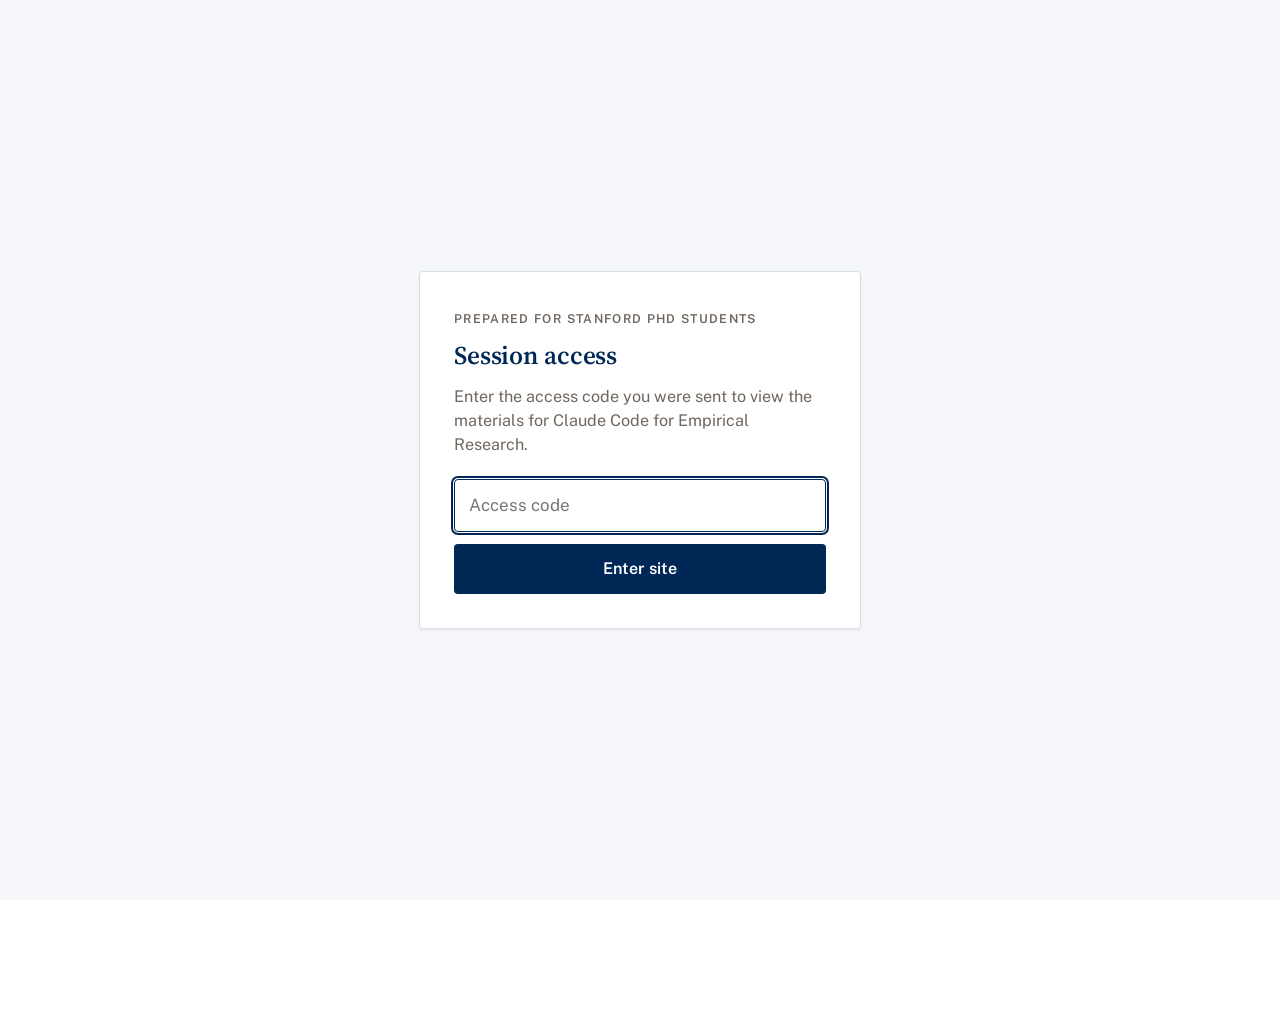
<file: about.html>
<!DOCTYPE html>
<html xmlns="http://www.w3.org/1999/xhtml" lang="en" xml:lang="en"><head>

<meta charset="utf-8">
<meta name="generator" content="quarto-1.11.9">

<meta name="viewport" content="width=device-width, initial-scale=1.0, user-scalable=yes">


<title>About John Barrios – Claude Code for Empirical Research</title>
<style>
/* Default styles provided by pandoc.
** See https://pandoc.org/MANUAL.html#variables-for-html for config info.
*/
span.smallcaps{font-variant: small-caps;}
div.columns{display: flex; gap: 1.5em;}
div.column{flex: auto;}
@media screen {
div.columns{gap: min(4vw, 1.5em);}
div.column{overflow-x: auto;}
}
div.hanging-indent{margin-left: 1.5em; text-indent: -1.5em;}
ul.task-list{list-style: none;}
ul.task-list li input[type="checkbox"] {
  width: 0.8em;
  margin: 0 0.8em 0.2em -1em; /* quarto-specific, see https://github.com/quarto-dev/quarto-cli/issues/4556 */ 
  vertical-align: middle;
}
</style>


<script src="site_libs/quarto-nav/quarto-nav.js"></script>
<script src="site_libs/quarto-nav/headroom.min.js"></script>
<script src="site_libs/clipboard/clipboard.min.js"></script>
<script src="site_libs/quarto-search/autocomplete.umd.js"></script>
<script src="site_libs/quarto-search/fuse.min.js"></script>
<script src="site_libs/quarto-search/quarto-search.js"></script>
<meta name="quarto:offset" content="./">
<script src="site_libs/quarto-html/quarto.js" type="module"></script>
<script src="site_libs/quarto-html/tabsets/tabsets.js" type="module"></script>
<script src="site_libs/quarto-html/scrollable-regions/scrollable-regions.js" type="module"></script>
<script src="site_libs/quarto-html/popper.min.js"></script>
<script src="site_libs/quarto-html/tippy.umd.min.js"></script>
<script src="site_libs/quarto-html/anchor.min.js"></script>
<link href="site_libs/quarto-html/tippy.css" rel="stylesheet">
<link href="site_libs/quarto-html/quarto-syntax-highlighting-edb21251485c8f189a9fa1ae4f27e142.css" rel="stylesheet" id="quarto-text-highlighting-styles">
<script src="site_libs/bootstrap/bootstrap.min.js"></script>
<link href="site_libs/bootstrap/bootstrap-icons.css" rel="stylesheet">
<link href="site_libs/bootstrap/bootstrap-d3f297e00d3865e8a106c56fdec8500d.min.css" rel="stylesheet" append-hash="true" id="quarto-bootstrap" data-mode="light">
<script id="quarto-search-options" type="application/json">{
  "location": "navbar",
  "copy-button": false,
  "collapse-after": 3,
  "panel-placement": "end",
  "type": "overlay",
  "limit": 50,
  "keyboard-shortcut": [
    "f",
    "/",
    "s"
  ],
  "show-item-context": false,
  "language": {
    "search-no-results-text": "No results",
    "search-matching-documents-text": "matching documents",
    "search-copy-link-title": "Copy link to search",
    "search-hide-matches-text": "Hide additional matches",
    "search-more-match-text": "more match in this document",
    "search-more-matches-text": "more matches in this document",
    "search-clear-button-title": "Clear",
    "search-text-placeholder": "",
    "search-detached-cancel-button-title": "Cancel",
    "search-submit-button-title": "Submit",
    "search-label": "Search"
  }
}</script>
<style>html{ scroll-behavior: smooth; }</style>
<style>
  html.access-locked body > *:not(#course-access-gate) { visibility: hidden !important; }
  #course-access-gate {
    display: none;
    position: fixed;
    inset: 0;
    z-index: 99999;
    align-items: center;
    justify-content: center;
    padding: 1.5rem;
    background: #f5f7fa;
  }
  html.access-locked #course-access-gate { display: flex; }
  #course-access-gate .gate-card {
    width: min(26rem, 100%);
    background: #fff;
    border: 1px solid #d8dee6;
    border-radius: 4px;
    padding: 2.25rem 2rem 2rem;
    box-shadow: 0 1px 3px rgba(0, 0, 0, 0.08);
  }
  #course-access-gate .gate-kicker {
    margin: 0 0 0.75rem;
    color: #6f665e;
    font-family: "Public Sans", -apple-system, "Helvetica Neue", Arial, sans-serif;
    font-size: 0.72rem;
    font-weight: 600;
    letter-spacing: 0.11em;
    text-transform: uppercase;
  }
  #course-access-gate h1 {
    margin: 0 0 0.75rem;
    color: #002856;
    font-family: "Source Serif 4", Georgia, "Times New Roman", serif;
    font-size: 1.5rem;
    font-weight: 600;
    border: 0;
    padding: 0;
  }
  #course-access-gate p {
    margin: 0 0 1.25rem;
    color: #6f665e;
    font-size: 0.95rem;
    line-height: 1.5;
  }
  #course-access-gate form {
    display: grid;
    gap: 0.75rem;
  }
  #course-access-gate label {
    position: absolute;
    width: 1px;
    height: 1px;
    overflow: hidden;
    clip: rect(0 0 0 0);
  }
  #course-access-gate input[type="password"] {
    width: 100%;
    border: 1px solid #b9c2ce;
    border-radius: 4px;
    padding: 0.7rem 0.8rem;
    font-size: 1rem;
    color: #212529;
  }
  #course-access-gate input[type="password"]:focus {
    outline: 2px solid #002856;
    outline-offset: 1px;
    border-color: #002856;
  }
  #course-access-gate button {
    border: 0;
    border-radius: 4px;
    background: #002856;
    color: #fff;
    padding: 0.7rem 1rem;
    font-size: 0.95rem;
    font-weight: 600;
    cursor: pointer;
  }
  #course-access-gate button:hover { background: #001a3a; }
  #course-access-gate button:focus-visible { outline: 2px solid #286DC0; outline-offset: 2px; }
  #course-access-gate .gate-error {
    display: none;
    margin: 0;
    color: #b83a4b;
    font-size: 0.875rem;
  }
  #course-access-gate.show-error .gate-error { display: block; }
</style>
<script>
(function () {
  var STORAGE_KEY = "ccstan_access_ok";
  // SHA-256 of the session access code (plaintext is not stored in the repo)
  var CODE_HASH = "c7930552f871810b3660d889163157cfca0f66eaf93325c3a09383f3051b338f";

  function unlock() {
    document.documentElement.classList.remove("access-locked");
    var gate = document.getElementById("course-access-gate");
    if (gate) gate.remove();
  }

  try {
    if (sessionStorage.getItem(STORAGE_KEY) === CODE_HASH) {
      return;
    }
  } catch (e) {}

  document.documentElement.classList.add("access-locked");

  async function sha256Hex(text) {
    var data = new TextEncoder().encode(text);
    var digest = await crypto.subtle.digest("SHA-256", data);
    return Array.from(new Uint8Array(digest))
      .map(function (b) { return b.toString(16).padStart(2, "0"); })
      .join("");
  }

  function mountGate() {
    if (document.getElementById("course-access-gate")) return;
    var gate = document.createElement("div");
    gate.id = "course-access-gate";
    gate.innerHTML =
      '<div class="gate-card" role="dialog" aria-modal="true" aria-labelledby="gate-title">' +
        '<p class="gate-kicker">Prepared for Stanford PhD students</p>' +
        '<h1 id="gate-title">Session access</h1>' +
        '<p>Enter the access code you were sent to view the materials for Claude Code for Empirical Research.</p>' +
        '<form id="course-access-form">' +
          '<label for="course-access-code">Access code</label>' +
          '<input id="course-access-code" name="code" type="password" autocomplete="current-password" required autofocus placeholder="Access code">' +
          '<p class="gate-error" id="course-access-error">That code is not correct.</p>' +
          '<button type="submit">Enter site</button>' +
        '</form>' +
      '</div>';
    document.body.appendChild(gate);

    var form = document.getElementById("course-access-form");
    var input = document.getElementById("course-access-code");
    form.addEventListener("submit", async function (event) {
      event.preventDefault();
      gate.classList.remove("show-error");
      var hash = await sha256Hex(input.value.trim());
      if (hash === CODE_HASH) {
        try { sessionStorage.setItem(STORAGE_KEY, CODE_HASH); } catch (e) {}
        unlock();
        return;
      }
      gate.classList.add("show-error");
      input.select();
    });
  }

  if (document.readyState === "loading") {
    document.addEventListener("DOMContentLoaded", mountGate);
  } else {
    mountGate();
  }
})();
</script>
<!-- Web fallback type stack from the course style guide (yale_som_style.md §2):
     Source Serif 4 headings, Public Sans body/UI, JetBrains Mono code. -->
<link rel="preconnect" href="https://fonts.googleapis.com">
<link rel="preconnect" href="https://fonts.gstatic.com" crossorigin="">
<link rel="stylesheet" href="https://fonts.googleapis.com/css2?family=JetBrains+Mono:wght@400;600&amp;family=Public+Sans:ital,wght@0,400;0,500;0,600;0,700;1,400&amp;family=Source+Serif+4:opsz,wght@8..60,500;8..60,600;8..60,700&amp;display=swap">


</head>

<body class="nav-fixed quarto-light"><a id="quarto-skip-link" class="visually-hidden-focusable" href="#quarto-document-content">Skip to main content</a>

<div id="quarto-search-results"></div>
  <header id="quarto-header" class="headroom fixed-top">
    <nav class="navbar navbar-expand-lg " data-bs-theme="dark" aria-label="Site">
      <div class="navbar-container container-fluid">
      <div class="navbar-brand-container mx-auto">
    <a class="navbar-brand" href="./index.html">
    <span class="navbar-title">Claude Code for Empirical Research</span>
    </a>
  </div>
          <button class="navbar-toggler" type="button" data-bs-toggle="collapse" data-bs-target="#navbarCollapse" aria-controls="navbarCollapse" aria-expanded="false" aria-label="Toggle navigation" onclick="if (window.quartoToggleHeadroom) { window.quartoToggleHeadroom(); }">
  <span class="navbar-toggler-icon"></span>
</button>
          <div class="collapse navbar-collapse" id="navbarCollapse">
            <ul class="navbar-nav navbar-nav-scroll ms-auto">
  <li class="nav-item">
    <a class="nav-link" href="./index.html"> 
<span class="menu-text">Home</span></a>
  </li>  
  <li class="nav-item">
    <a class="nav-link" href="./before-class.html"> 
<span class="menu-text">Before Class</span></a>
  </li>  
  <li class="nav-item dropdown ">
    <a class="nav-link dropdown-toggle" href="#" id="nav-menu-session" role="link" data-bs-toggle="dropdown" aria-expanded="false">
 <span class="menu-text">Session</span>
    </a>
    <ul class="dropdown-menu dropdown-menu-end" aria-labelledby="nav-menu-session">    
        <li>
    <a class="dropdown-item" href="./session.html">
 <span class="dropdown-text">Agenda</span></a>
  </li>  
        <li>
    <a class="dropdown-item" href="./lab1.html">
 <span class="dropdown-text">Lab 1: FSDS to a verified figure</span></a>
  </li>  
        <li>
    <a class="dropdown-item" href="./lab2.html">
 <span class="dropdown-text">Lab 2: Skill and verification drills</span></a>
  </li>  
        <li>
    <a class="dropdown-item" href="./exit-ticket.html">
 <span class="dropdown-text">Exit ticket</span></a>
  </li>  
    </ul>
  </li>
  <li class="nav-item">
    <a class="nav-link" href="./readings.html"> 
<span class="menu-text">Readings</span></a>
  </li>  
  <li class="nav-item">
    <a class="nav-link" href="./after-class.html"> 
<span class="menu-text">After Class</span></a>
  </li>  
  <li class="nav-item">
    <a class="nav-link active" href="./about.html" aria-current="page"> 
<span class="menu-text">About</span></a>
  </li>  
</ul>
          </div> <!-- /navcollapse -->
            <div class="quarto-navbar-tools">
</div>
            <div id="quarto-search" class="" title="Search"></div>
      </div> <!-- /container-fluid -->
    </nav>
</header>
<!-- content -->
<div id="quarto-content" class="quarto-container page-columns page-rows-contents page-layout-article page-navbar">
<!-- sidebar -->
<!-- margin-sidebar -->
    <div id="quarto-margin-sidebar" class="sidebar margin-sidebar zindex-bottom">
        
    </div>
<!-- main -->
<main class="content" id="quarto-document-content" tabindex="-1">

<header id="title-block-header" class="quarto-title-block default">
<div class="quarto-title">
<h1 class="title">About John Barrios</h1>
</div>



<div class="quarto-title-meta">

    
  
    
  </div>
  


</header>


<p>John Barrios is an Associate Professor of Accounting at the <a href="https://som.yale.edu/">Yale School of Management</a> and a Faculty Research Fellow at the <a href="https://www.nber.org/">National Bureau of Economic Research</a>, in the Political Economy and the Productivity, Innovation, and Entrepreneurship groups.</p>
<p>His research looks at how accounting information and the rules that govern it shape firms and the people who run them. He studies who enters the accounting profession, who starts a business, how politics affects the way people read and act on the numbers, and how disclosure regulation interacts with antitrust enforcement. His work has been published in the <em>Journal of Accounting Research</em>, the <em>Journal of Public Economics</em>, <em>American Economic Journal: Microeconomics</em>, <em>Management Science</em> and the <em>Journal of Financial Economics</em>.</p>
<p>He is Editor of <em>Accounting Horizons</em>, an Ad Hoc Advising Editor at the <em>Journal of Accounting and Economics</em>, and Guest Editor of the <em>Journal of Labor Economics</em> Symposium on Occupational Licensing. He co-founded the Labor and Accounting Group.</p>
<p>He also works on how researchers can use AI agents without giving up verification or ownership of their results. He teaches a PhD course on Claude Code for accounting research, of which this session is a short version, and maintains an open-source set of agent skills for empirical research, including a WRDS connector.</p>
<p>Before Yale, he taught at the University of Chicago Booth School of Business and at the Olin Business School at Washington University in St.&nbsp;Louis. He holds a PhD in Business Administration and an MPA in Accounting from the University of Miami, and a BS in Industrial and Labor Relations from Cornell University.</p>
<p><a href="https://johnmbarrios.com/">Personal website</a> · <a href="https://johnmbarrios.com/ai-research.html">AI and research</a> · <a href="https://scholar.google.com/citations?user=yE9KwEgAAAAJ">Google Scholar</a></p>



</main> <!-- /main -->
<script>
/* Lab checklists: remember ticked boxes per page in this browser only
   (convenience, not a record), and add a small progress line + reset. */
(function () {
  function init() {
    var lists = document.querySelectorAll("main ul.task-list");
    if (!lists.length) return;
    var key = "ccstan_checklist:" + location.pathname;
    var saved = {};
    try { saved = JSON.parse(localStorage.getItem(key) || "{}") || {}; } catch (e) {}

    lists.forEach(function (ul, li) {
      var boxes = ul.querySelectorAll('input[type="checkbox"]');
      var status = document.createElement("p");
      status.className = "checklist-status";
      status.setAttribute("aria-live", "polite");

      function refresh() {
        var n = 0;
        boxes.forEach(function (b) {
          var item = b.closest("li");
          if (item) item.classList.toggle("is-checked", b.checked);
          if (b.checked) n++;
        });
        status.firstChild.nodeValue = n + " of " + boxes.length + " checked ";
      }

      status.appendChild(document.createTextNode(""));
      var reset = document.createElement("button");
      reset.type = "button";
      reset.className = "checklist-reset";
      reset.textContent = "Clear";
      status.appendChild(reset);

      boxes.forEach(function (b, bi) {
        var id = li + ":" + bi;
        if (saved[id]) b.checked = true;
        b.addEventListener("change", function () {
          saved[id] = b.checked;
          try { localStorage.setItem(key, JSON.stringify(saved)); } catch (e) {}
          refresh();
        });
      });
      reset.addEventListener("click", function () {
        boxes.forEach(function (b, bi) { b.checked = false; saved[li + ":" + bi] = false; });
        try { localStorage.setItem(key, JSON.stringify(saved)); } catch (e) {}
        refresh();
      });

      ul.parentNode.insertBefore(status, ul.nextSibling);
      refresh();
    });
  }
  if (document.readyState === "loading") {
    document.addEventListener("DOMContentLoaded", init);
  } else {
    init();
  }
})();
</script>
<script>
/* Session video: show captions in a strip under the player instead of on
   top of the slide, where they collided with slide text and with the
   controls after a seek. Full screen falls back to the browser's own
   captions. The player's CC button still turns captions on and off. */
(function () {
  function setup(v) {
    var frame = v.closest(".module-video__frame");
    var track = null;
    for (var i = 0; i < v.textTracks.length; i++) {
      var t = v.textTracks[i];
      if (t.kind === "captions" || t.kind === "subtitles") { track = t; break; }
    }
    if (!frame || !track) return;

    var strip = document.createElement("div");
    strip.className = "module-video__captions";
    frame.insertAdjacentElement("afterend", strip);

    var wantOn = track.mode !== "disabled";
    var internal = false;

    function isFull() {
      return document.fullscreenElement === v ||
             document.webkitFullscreenElement === v ||
             v.webkitDisplayingFullscreen === true;
    }
    function setMode(m) {
      if (track.mode === m) return;
      internal = true;
      track.mode = m;
      setTimeout(function () { internal = false; }, 0);
    }
    function render() {
      strip.hidden = !wantOn || isFull();
      strip.textContent = "";
      if (strip.hidden || !track.activeCues) return;
      for (var i = 0; i < track.activeCues.length; i++) {
        var line = document.createElement("span");
        line.className = "module-video__caption-line";
        line.appendChild(track.activeCues[i].getCueAsHTML());
        strip.appendChild(line);
      }
    }
    function sync() {
      if (isFull()) setMode(wantOn ? "showing" : "disabled");
      else setMode(wantOn ? "hidden" : "disabled");
      render();
    }

    v.textTracks.addEventListener("change", function () {
      if (internal) return;
      if (isFull()) {
        wantOn = track.mode === "showing";
      } else if (track.mode === "showing") {
        // The CC button only ever turns the track to "showing"; treat it as a toggle.
        wantOn = !wantOn;
      } else if (track.mode === "disabled") {
        wantOn = false;
      }
      sync();
    });
    track.addEventListener("cuechange", render);
    ["seeked", "loadedmetadata"].forEach(function (e) { v.addEventListener(e, render); });
    ["fullscreenchange", "webkitfullscreenchange"].forEach(function (e) {
      document.addEventListener(e, sync);
    });
    ["webkitbeginfullscreen", "webkitendfullscreen"].forEach(function (e) {
      v.addEventListener(e, function () { setTimeout(sync, 0); });
    });
    sync();
  }
  function init() {
    document.querySelectorAll(".module-video video").forEach(setup);
  }
  if (document.readyState === "loading") {
    document.addEventListener("DOMContentLoaded", init);
  } else {
    init();
  }
})();
</script>
<script id="quarto-html-after-body" type="application/javascript">
  window.document.addEventListener("DOMContentLoaded", function (event) {
    const icon = "";
    const anchorJS = new window.AnchorJS();
    anchorJS.options = {
      placement: 'right',
      icon: icon
    };
    anchorJS.add('.anchored');
    const isCodeAnnotation = (el) => {
      for (const clz of el.classList) {
        if (clz.startsWith('code-annotation-')) {                     
          return true;
        }
      }
      return false;
    }
    const onCopySuccess = function(e) {
      // button target
      const button = e.trigger;
      // don't keep focus
      button.blur();
      // flash "checked"
      button.classList.add('code-copy-button-checked');
      var currentTitle = button.getAttribute("title");
      button.setAttribute("title", "Copied!");
      let tooltip;
      if (window.bootstrap) {
        button.setAttribute("data-bs-toggle", "tooltip");
        button.setAttribute("data-bs-placement", "left");
        button.setAttribute("data-bs-title", "Copied!");
        tooltip = new bootstrap.Tooltip(button, 
          { trigger: "manual", 
            customClass: "code-copy-button-tooltip",
            offset: [0, -8]});
        tooltip.show();    
      }
      setTimeout(function() {
        if (tooltip) {
          tooltip.hide();
          button.removeAttribute("data-bs-title");
          button.removeAttribute("data-bs-toggle");
          button.removeAttribute("data-bs-placement");
        }
        button.setAttribute("title", currentTitle);
        button.classList.remove('code-copy-button-checked');
      }, 1000);
      // clear code selection
      e.clearSelection();
    }
    const getTextToCopy = function(trigger) {
      const outerScaffold = trigger.parentElement.cloneNode(true);
      const codeEl = outerScaffold.querySelector('code');
      for (const childEl of codeEl.children) {
        if (isCodeAnnotation(childEl)) {
          childEl.remove();
        }
      }
      return codeEl.innerText;
    }
    const clipboard = new window.ClipboardJS('.code-copy-button:not([data-in-quarto-modal])', {
      text: getTextToCopy
    });
    clipboard.on('success', onCopySuccess);
    if (window.document.getElementById('quarto-embedded-source-code-modal')) {
      const clipboardModal = new window.ClipboardJS('.code-copy-button[data-in-quarto-modal]', {
        text: getTextToCopy,
        container: window.document.getElementById('quarto-embedded-source-code-modal')
      });
      clipboardModal.on('success', onCopySuccess);
    }
      var localhostRegex = new RegExp(/^(?:http|https):\/\/localhost\:?[0-9]*\//);
      var mailtoRegex = new RegExp(/^mailto:/);
        var filterRegex = new RegExp("https:\/\/johnmbarrios\.com\/claude-code-stanford\/");
      var isInternal = (href) => {
          return filterRegex.test(href) || localhostRegex.test(href) || mailtoRegex.test(href);
      }
      // Inspect non-navigation links and adorn them if external
      window.quartoDecorateExternalLinks = function (root) {
     var links = (root || window.document).querySelectorAll('a[href]:not(.nav-link):not(.navbar-brand):not(.toc-action):not(.sidebar-link):not(.sidebar-item-toggle):not(.pagination-link):not(.no-external):not([aria-hidden]):not(.dropdown-item):not(.quarto-navigation-tool):not(.about-link)');
      for (var i=0; i<links.length; i++) {
        const link = links[i];
        if (!isInternal(link.href)) {
          // undo the damage that might have been done by quarto-nav.js in the case of
          // links that we want to consider external
          if (link.dataset.originalHref !== undefined) {
            link.href = link.dataset.originalHref;
          }
          if (!link.classList.contains('no-external-icon')) {
          }
        }
      }
      };
      window.quartoDecorateExternalLinks(window.document);
    // Esc closes the popup (WCAG 1.4.13) and focus leaving both trigger and
    // popup closes it (WCAG 2.4.11); tippy handles neither for interactive popups.
    const hideOnEscAndFocusOut = {
      name: 'hideOnEscAndFocusOut',
      defaultValue: true,
      fn(instance) {
        const dismiss = () => {
          // A show scheduled by the trigger delay would otherwise reopen it
          instance.clearDelayTimeouts();
          instance.hide();
        };
        const onKeyDown = (event) => {
          if (event.key !== 'Escape') {
            return;
          }
          // Keep Esc from also reaching page handlers (e.g. reveal.js overview),
          // except an open reveal.js slide menu, which Esc should close too.
          // The menu handles keys only when its keyboard option is on.
          const menuHandlesEsc = window.Reveal?.getPlugin?.('menu')?.isOpen() &&
            window.Reveal.getConfig().menu?.keyboard !== false;
          if (!menuHandlesEsc) {
            event.stopPropagation();
          }
          if (instance.popper.contains(window.document.activeElement)) {
            // Disabled while refocusing so the focus trigger does not reopen it
            instance.disable();
            instance.reference.focus();
            instance.enable();
          }
          dismiss();
        };
        const onFocusOut = (event) => {
          const target = event.relatedTarget;
          if (target && !instance.reference.contains(target) &&
              !instance.popper.contains(target)) {
            dismiss();
          }
        };
        // On the trigger too: a click trigger (code-annotations: select) has no
        // blur handling. Attached for the instance's lifetime so leaving the
        // trigger also cancels a show still pending on the trigger delay.
        instance.reference.addEventListener('focusout', onFocusOut);
        return {
          onShow() {
            window.document.addEventListener('keydown', onKeyDown, true);
            instance.popper.addEventListener('focusout', onFocusOut);
          },
          onHide() {
            window.document.removeEventListener('keydown', onKeyDown, true);
            instance.popper.removeEventListener('focusout', onFocusOut);
          },
          onDestroy() {
            instance.reference.removeEventListener('focusout', onFocusOut);
          },
        };
      },
    };
    function tippyHover(el, contentFn, onTriggerFn, onUntriggerFn) {
      const config = {
        allowHTML: true,
        maxWidth: 500,
        delay: 100,
        arrow: false,
        appendTo: function(el) {
            return el.parentElement;
        },
        interactive: true,
        interactiveBorder: 10,
        theme: 'quarto',
        placement: 'bottom-start',
        plugins: [hideOnEscAndFocusOut],
      };
      if (contentFn) {
        config.content = contentFn;
      }
      if (onTriggerFn) {
        config.onTrigger = onTriggerFn;
      }
      if (onUntriggerFn) {
        config.onUntrigger = onUntriggerFn;
      }
      window.tippy(el, config); 
    }
    const noterefs = window.document.querySelectorAll('a[role="doc-noteref"]');
    for (var i=0; i<noterefs.length; i++) {
      const ref = noterefs[i];
      tippyHover(ref, function() {
        // use id or data attribute instead here
        let href = ref.getAttribute('data-footnote-href') || ref.getAttribute('href');
        try { href = new URL(href).hash; } catch {}
        const id = href.replace(/^#\/?/, "");
        const note = window.document.getElementById(id);
        if (note) {
          return note.innerHTML;
        } else {
          return "";
        }
      });
    }
    const xrefs = window.document.querySelectorAll('a.quarto-xref');
    const processXRef = (id, note) => {
      // Strip column container classes
      const stripColumnClz = (el) => {
        el.classList.remove("page-full", "page-columns");
        if (el.children) {
          for (const child of el.children) {
            stripColumnClz(child);
          }
        }
      }
      stripColumnClz(note)
      if (id === null || id.startsWith('sec-')) {
        // Special case sections, only their first couple elements
        const container = document.createElement("div");
        if (note.children && note.children.length > 2) {
          container.appendChild(note.children[0].cloneNode(true));
          for (let i = 1; i < note.children.length; i++) {
            const child = note.children[i];
            if (child.tagName === "P" && child.innerText === "") {
              continue;
            } else {
              container.appendChild(child.cloneNode(true));
              break;
            }
          }
          if (window.Quarto?.typesetMath) {
            window.Quarto.typesetMath(container);
          }
          return container.innerHTML
        } else {
          if (window.Quarto?.typesetMath) {
            window.Quarto.typesetMath(note);
          }
          return note.innerHTML;
        }
      } else {
        // Remove any anchor links if they are present
        const anchorLink = note.querySelector('a.anchorjs-link');
        if (anchorLink) {
          anchorLink.remove();
        }
        if (window.Quarto?.typesetMath) {
          window.Quarto.typesetMath(note);
        }
        if (note.classList.contains("callout")) {
          return note.outerHTML;
        } else {
          return note.innerHTML;
        }
      }
    }
    for (var i=0; i<xrefs.length; i++) {
      const xref = xrefs[i];
      tippyHover(xref, undefined, function(instance) {
        instance.disable();
        let url = xref.getAttribute('href');
        let hash = undefined; 
        if (url.startsWith('#')) {
          hash = url;
        } else {
          try { hash = new URL(url).hash; } catch {}
        }
        if (hash) {
          const id = hash.replace(/^#\/?/, "");
          const note = window.document.getElementById(id);
          if (note !== null) {
            try {
              const html = processXRef(id, note.cloneNode(true));
              instance.setContent(html);
            } finally {
              instance.enable();
              instance.show();
            }
          } else {
            // See if we can fetch this
            fetch(url.split('#')[0])
            .then(res => res.text())
            .then(html => {
              const parser = new DOMParser();
              const htmlDoc = parser.parseFromString(html, "text/html");
              const note = htmlDoc.getElementById(id);
              if (note !== null) {
                const html = processXRef(id, note);
                instance.setContent(html);
              } 
            }).finally(() => {
              instance.enable();
              instance.show();
            });
          }
        } else {
          // See if we can fetch a full url (with no hash to target)
          // This is a special case and we should probably do some content thinning / targeting
          fetch(url)
          .then(res => res.text())
          .then(html => {
            const parser = new DOMParser();
            const htmlDoc = parser.parseFromString(html, "text/html");
            const note = htmlDoc.querySelector('main.content');
            if (note !== null) {
              // This should only happen for chapter cross references
              // (since there is no id in the URL)
              // remove the first header
              if (note.children.length > 0 && note.children[0].tagName === "HEADER") {
                note.children[0].remove();
              }
              const html = processXRef(null, note);
              instance.setContent(html);
            } 
          }).finally(() => {
            instance.enable();
            instance.show();
          });
        }
      }, function(instance) {
      });
    }
        let selectedAnnoteEl;
        const selectorForAnnotation = ( cell, annotation) => {
          let cellAttr = 'data-code-cell="' + cell + '"';
          let lineAttr = 'data-code-annotation="' +  annotation + '"';
          const selector = 'span[' + cellAttr + '][' + lineAttr + ']';
          return selector;
        }
        const selectCodeLines = (annoteEl) => {
          const doc = window.document;
          const targetCell = annoteEl.getAttribute("data-target-cell");
          const targetAnnotation = annoteEl.getAttribute("data-target-annotation");
          const annoteSpan = window.document.querySelector(selectorForAnnotation(targetCell, targetAnnotation));
          const lines = annoteSpan.getAttribute("data-code-lines").split(",");
          const lineIds = lines.map((line) => {
            return targetCell + "-" + line;
          })
          // Each band is positioned against its own containing block, which is
          // not the offsetParent of the lines, so place it from client rects.
          const placeBand = (band, firstEl, lastEl, codeBlock) => {
            const container = band.offsetParent;
            if (container === null) {
              return;
            }
            const containerRect = container.getBoundingClientRect();
            // Reveal.js scales slides with a transform, so convert client
            // pixels back to the CSS pixels of the container.
            const scale = containerRect.height / container.offsetHeight || 1;
            const firstRect = firstEl.getBoundingClientRect();
            const lastRect = lastEl.getBoundingClientRect();
            const top = (firstRect.top - containerRect.top) / scale - container.clientTop + container.scrollTop;
            const height = (lastRect.bottom - firstRect.top) / scale;
            band.style.top = top - 2 + "px";
            band.style.height = height + 4 + "px";
            if (codeBlock) {
              // Without the copy button wrapper, the containing block is wider
              // than the code block, so span the code block explicitly.
              const blockRect = codeBlock.getBoundingClientRect();
              band.style.left = (blockRect.left - containerRect.left) / scale - container.clientLeft + container.scrollLeft + "px";
              band.style.width = blockRect.width / scale + "px";
            }
          };
          if (lineIds.length > 0) {
            const el = window.document.getElementById(lineIds[0]);
            const lastEl = window.document.getElementById(lineIds[lineIds.length - 1]);
            const parent = el.parentElement.parentElement;
            // cook up a div (if necessary) and position it
            let div = window.document.getElementById("code-annotation-line-highlight");
            if (div === null) {
              div = window.document.createElement("div");
              div.setAttribute("id", "code-annotation-line-highlight");
              div.style.position = 'absolute';
              parent.appendChild(div);
            }
            placeBand(div, el, lastEl, parent.closest("div.sourceCode") || parent);
            let gutterDiv = window.document.getElementById("code-annotation-line-highlight-gutter");
            if (gutterDiv === null) {
              gutterDiv = window.document.createElement("div");
              gutterDiv.setAttribute("id", "code-annotation-line-highlight-gutter");
              gutterDiv.style.position = 'absolute';
              const codeCell = window.document.getElementById(targetCell);
              const gutter = codeCell.querySelector('.code-annotation-gutter');
              gutter.appendChild(gutterDiv);
            }
            placeBand(gutterDiv, el, lastEl);
            selectedAnnoteEl = annoteEl;
          }
        };
        const unselectCodeLines = () => {
          const elementsIds = ["code-annotation-line-highlight", "code-annotation-line-highlight-gutter"];
          elementsIds.forEach((elId) => {
            const div = window.document.getElementById(elId);
            if (div) {
              div.remove();
            }
          });
          selectedAnnoteEl = undefined;
        };
          // Handle positioning of the toggle
      window.addEventListener(
        "resize",
        throttle(() => {
          elRect = undefined;
          if (selectedAnnoteEl) {
            selectCodeLines(selectedAnnoteEl);
          }
        }, 10)
      );
      function throttle(fn, ms) {
      let throttle = false;
      let timer;
        return (...args) => {
          if(!throttle) { // first call gets through
              fn.apply(this, args);
              throttle = true;
          } else { // all the others get throttled
              if(timer) clearTimeout(timer); // cancel #2
              timer = setTimeout(() => {
                fn.apply(this, args);
                timer = throttle = false;
              }, ms);
          }
        };
      }
        // Attach click handler to the DT
        const annoteDls = window.document.querySelectorAll('dt[data-target-cell]');
        for (const annoteDlNode of annoteDls) {
          annoteDlNode.addEventListener('click', (event) => {
            const clickedEl = event.target;
            if (clickedEl !== selectedAnnoteEl) {
              unselectCodeLines();
              const activeEl = window.document.querySelector('dt[data-target-cell].code-annotation-active');
              if (activeEl) {
                activeEl.classList.remove('code-annotation-active');
              }
              selectCodeLines(clickedEl);
              clickedEl.classList.add('code-annotation-active');
            } else {
              // Unselect the line
              unselectCodeLines();
              clickedEl.classList.remove('code-annotation-active');
            }
          });
        }
    const findCites = (el) => {
      const parentEl = el.parentElement;
      if (parentEl) {
        const cites = parentEl.dataset.cites;
        if (cites) {
          return {
            el,
            cites: cites.split(' ')
          };
        } else {
          return findCites(el.parentElement)
        }
      } else {
        return undefined;
      }
    };
    var bibliorefs = window.document.querySelectorAll('a[role="doc-biblioref"]');
    for (var i=0; i<bibliorefs.length; i++) {
      const ref = bibliorefs[i];
      const citeInfo = findCites(ref);
      if (citeInfo) {
        tippyHover(citeInfo.el, function() {
          var popup = window.document.createElement('div');
          citeInfo.cites.forEach(function(cite) {
            var citeDiv = window.document.createElement('div');
            citeDiv.classList.add('hanging-indent');
            citeDiv.classList.add('csl-entry');
            var biblioDiv = window.document.getElementById('ref-' + cite);
            if (biblioDiv) {
              citeDiv.innerHTML = biblioDiv.innerHTML;
            }
            popup.appendChild(citeDiv);
          });
          return popup.innerHTML;
        });
      }
    }
  });
  </script>
  <script type="application/javascript">
  window.quartoScrollableRegionsLabels = {"code":"Scrollable code","output":"Scrollable output"};
  </script>
</div> <!-- /content -->
<footer class="footer">
  <div class="nav-footer">
    <div class="nav-footer-left">
      &nbsp;
    </div>   
    <div class="nav-footer-center">
      <ul class="footer-items list-unstyled">
    <li class="nav-item">
 John Barrios · Yale School of Management · Prepared for Stanford PhD students · 
  </li>  
    <li class="nav-item">
    <a class="nav-link" href="./about.html">
<p>About</p>
</a>
  </li>  
</ul>
    </div>
    <div class="nav-footer-right">
      &nbsp;
    </div>
  </div>
</footer>




<script src="site_libs/quarto-html/zenscroll-min.js"></script>
</body></html>
</file>
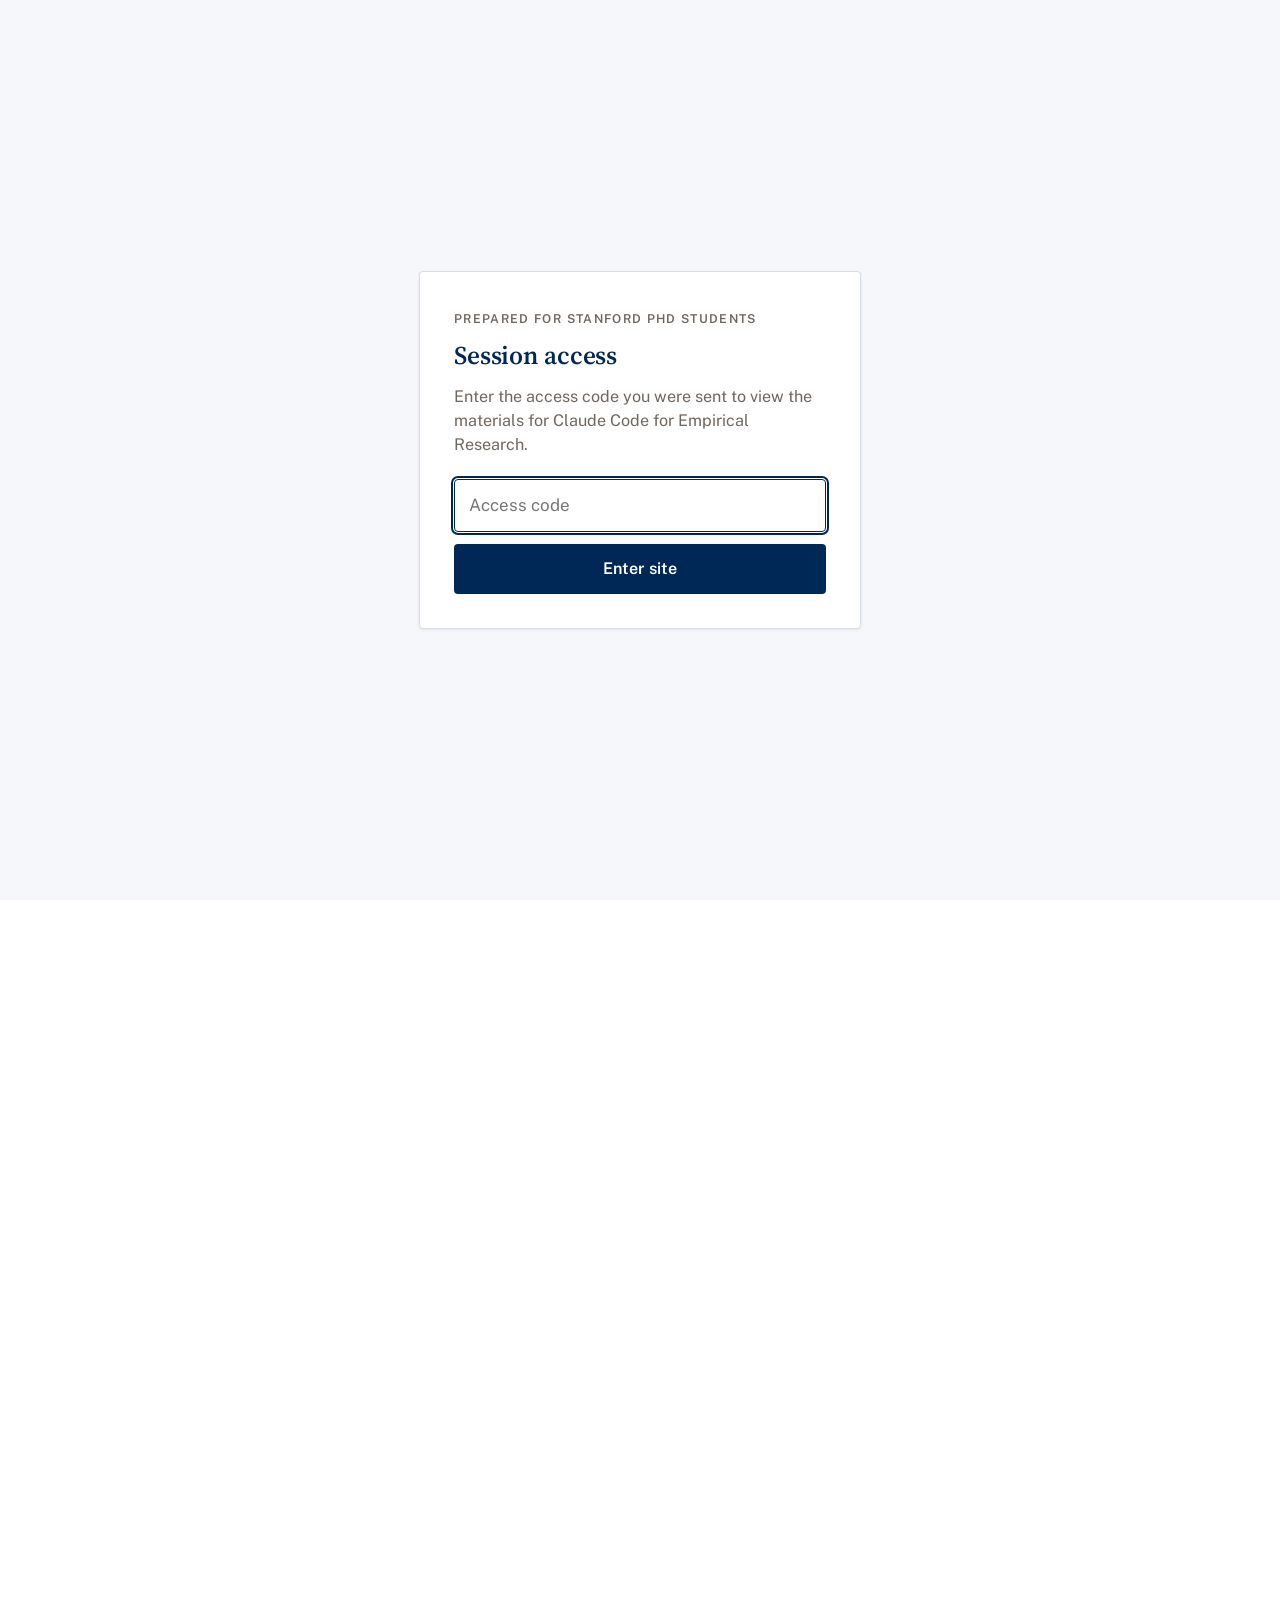
<file: after-class.html>
<!DOCTYPE html>
<html xmlns="http://www.w3.org/1999/xhtml" lang="en" xml:lang="en"><head>

<meta charset="utf-8">
<meta name="generator" content="quarto-1.11.9">

<meta name="viewport" content="width=device-width, initial-scale=1.0, user-scalable=yes">


<title>After Class – Claude Code for Empirical Research</title>
<style>
/* Default styles provided by pandoc.
** See https://pandoc.org/MANUAL.html#variables-for-html for config info.
*/
span.smallcaps{font-variant: small-caps;}
div.columns{display: flex; gap: 1.5em;}
div.column{flex: auto;}
@media screen {
div.columns{gap: min(4vw, 1.5em);}
div.column{overflow-x: auto;}
}
div.hanging-indent{margin-left: 1.5em; text-indent: -1.5em;}
ul.task-list{list-style: none;}
ul.task-list li input[type="checkbox"] {
  width: 0.8em;
  margin: 0 0.8em 0.2em -1em; /* quarto-specific, see https://github.com/quarto-dev/quarto-cli/issues/4556 */ 
  vertical-align: middle;
}
</style>


<script src="site_libs/quarto-nav/quarto-nav.js"></script>
<script src="site_libs/quarto-nav/headroom.min.js"></script>
<script src="site_libs/clipboard/clipboard.min.js"></script>
<script src="site_libs/quarto-search/autocomplete.umd.js"></script>
<script src="site_libs/quarto-search/fuse.min.js"></script>
<script src="site_libs/quarto-search/quarto-search.js"></script>
<meta name="quarto:offset" content="./">
<script src="site_libs/quarto-html/quarto.js" type="module"></script>
<script src="site_libs/quarto-html/tabsets/tabsets.js" type="module"></script>
<script src="site_libs/quarto-html/scrollable-regions/scrollable-regions.js" type="module"></script>
<script src="site_libs/quarto-html/popper.min.js"></script>
<script src="site_libs/quarto-html/tippy.umd.min.js"></script>
<script src="site_libs/quarto-html/anchor.min.js"></script>
<link href="site_libs/quarto-html/tippy.css" rel="stylesheet">
<link href="site_libs/quarto-html/quarto-syntax-highlighting-edb21251485c8f189a9fa1ae4f27e142.css" rel="stylesheet" id="quarto-text-highlighting-styles">
<script src="site_libs/bootstrap/bootstrap.min.js"></script>
<link href="site_libs/bootstrap/bootstrap-icons.css" rel="stylesheet">
<link href="site_libs/bootstrap/bootstrap-d3f297e00d3865e8a106c56fdec8500d.min.css" rel="stylesheet" append-hash="true" id="quarto-bootstrap" data-mode="light">
<script id="quarto-search-options" type="application/json">{
  "location": "navbar",
  "copy-button": false,
  "collapse-after": 3,
  "panel-placement": "end",
  "type": "overlay",
  "limit": 50,
  "keyboard-shortcut": [
    "f",
    "/",
    "s"
  ],
  "show-item-context": false,
  "language": {
    "search-no-results-text": "No results",
    "search-matching-documents-text": "matching documents",
    "search-copy-link-title": "Copy link to search",
    "search-hide-matches-text": "Hide additional matches",
    "search-more-match-text": "more match in this document",
    "search-more-matches-text": "more matches in this document",
    "search-clear-button-title": "Clear",
    "search-text-placeholder": "",
    "search-detached-cancel-button-title": "Cancel",
    "search-submit-button-title": "Submit",
    "search-label": "Search"
  }
}</script>
<style>html{ scroll-behavior: smooth; }</style>
<style>
  html.access-locked body > *:not(#course-access-gate) { visibility: hidden !important; }
  #course-access-gate {
    display: none;
    position: fixed;
    inset: 0;
    z-index: 99999;
    align-items: center;
    justify-content: center;
    padding: 1.5rem;
    background: #f5f7fa;
  }
  html.access-locked #course-access-gate { display: flex; }
  #course-access-gate .gate-card {
    width: min(26rem, 100%);
    background: #fff;
    border: 1px solid #d8dee6;
    border-radius: 4px;
    padding: 2.25rem 2rem 2rem;
    box-shadow: 0 1px 3px rgba(0, 0, 0, 0.08);
  }
  #course-access-gate .gate-kicker {
    margin: 0 0 0.75rem;
    color: #6f665e;
    font-family: "Public Sans", -apple-system, "Helvetica Neue", Arial, sans-serif;
    font-size: 0.72rem;
    font-weight: 600;
    letter-spacing: 0.11em;
    text-transform: uppercase;
  }
  #course-access-gate h1 {
    margin: 0 0 0.75rem;
    color: #002856;
    font-family: "Source Serif 4", Georgia, "Times New Roman", serif;
    font-size: 1.5rem;
    font-weight: 600;
    border: 0;
    padding: 0;
  }
  #course-access-gate p {
    margin: 0 0 1.25rem;
    color: #6f665e;
    font-size: 0.95rem;
    line-height: 1.5;
  }
  #course-access-gate form {
    display: grid;
    gap: 0.75rem;
  }
  #course-access-gate label {
    position: absolute;
    width: 1px;
    height: 1px;
    overflow: hidden;
    clip: rect(0 0 0 0);
  }
  #course-access-gate input[type="password"] {
    width: 100%;
    border: 1px solid #b9c2ce;
    border-radius: 4px;
    padding: 0.7rem 0.8rem;
    font-size: 1rem;
    color: #212529;
  }
  #course-access-gate input[type="password"]:focus {
    outline: 2px solid #002856;
    outline-offset: 1px;
    border-color: #002856;
  }
  #course-access-gate button {
    border: 0;
    border-radius: 4px;
    background: #002856;
    color: #fff;
    padding: 0.7rem 1rem;
    font-size: 0.95rem;
    font-weight: 600;
    cursor: pointer;
  }
  #course-access-gate button:hover { background: #001a3a; }
  #course-access-gate button:focus-visible { outline: 2px solid #286DC0; outline-offset: 2px; }
  #course-access-gate .gate-error {
    display: none;
    margin: 0;
    color: #b83a4b;
    font-size: 0.875rem;
  }
  #course-access-gate.show-error .gate-error { display: block; }
</style>
<script>
(function () {
  var STORAGE_KEY = "ccstan_access_ok";
  // SHA-256 of the session access code (plaintext is not stored in the repo)
  var CODE_HASH = "c7930552f871810b3660d889163157cfca0f66eaf93325c3a09383f3051b338f";

  function unlock() {
    document.documentElement.classList.remove("access-locked");
    var gate = document.getElementById("course-access-gate");
    if (gate) gate.remove();
  }

  try {
    if (sessionStorage.getItem(STORAGE_KEY) === CODE_HASH) {
      return;
    }
  } catch (e) {}

  document.documentElement.classList.add("access-locked");

  async function sha256Hex(text) {
    var data = new TextEncoder().encode(text);
    var digest = await crypto.subtle.digest("SHA-256", data);
    return Array.from(new Uint8Array(digest))
      .map(function (b) { return b.toString(16).padStart(2, "0"); })
      .join("");
  }

  function mountGate() {
    if (document.getElementById("course-access-gate")) return;
    var gate = document.createElement("div");
    gate.id = "course-access-gate";
    gate.innerHTML =
      '<div class="gate-card" role="dialog" aria-modal="true" aria-labelledby="gate-title">' +
        '<p class="gate-kicker">Prepared for Stanford PhD students</p>' +
        '<h1 id="gate-title">Session access</h1>' +
        '<p>Enter the access code you were sent to view the materials for Claude Code for Empirical Research.</p>' +
        '<form id="course-access-form">' +
          '<label for="course-access-code">Access code</label>' +
          '<input id="course-access-code" name="code" type="password" autocomplete="current-password" required autofocus placeholder="Access code">' +
          '<p class="gate-error" id="course-access-error">That code is not correct.</p>' +
          '<button type="submit">Enter site</button>' +
        '</form>' +
      '</div>';
    document.body.appendChild(gate);

    var form = document.getElementById("course-access-form");
    var input = document.getElementById("course-access-code");
    form.addEventListener("submit", async function (event) {
      event.preventDefault();
      gate.classList.remove("show-error");
      var hash = await sha256Hex(input.value.trim());
      if (hash === CODE_HASH) {
        try { sessionStorage.setItem(STORAGE_KEY, CODE_HASH); } catch (e) {}
        unlock();
        return;
      }
      gate.classList.add("show-error");
      input.select();
    });
  }

  if (document.readyState === "loading") {
    document.addEventListener("DOMContentLoaded", mountGate);
  } else {
    mountGate();
  }
})();
</script>
<!-- Web fallback type stack from the course style guide (yale_som_style.md §2):
     Source Serif 4 headings, Public Sans body/UI, JetBrains Mono code. -->
<link rel="preconnect" href="https://fonts.googleapis.com">
<link rel="preconnect" href="https://fonts.gstatic.com" crossorigin="">
<link rel="stylesheet" href="https://fonts.googleapis.com/css2?family=JetBrains+Mono:wght@400;600&amp;family=Public+Sans:ital,wght@0,400;0,500;0,600;0,700;1,400&amp;family=Source+Serif+4:opsz,wght@8..60,500;8..60,600;8..60,700&amp;display=swap">


</head>

<body class="nav-fixed quarto-light"><a id="quarto-skip-link" class="visually-hidden-focusable" href="#quarto-document-content">Skip to main content</a>

<div id="quarto-search-results"></div>
  <header id="quarto-header" class="headroom fixed-top">
    <nav class="navbar navbar-expand-lg " data-bs-theme="dark" aria-label="Site">
      <div class="navbar-container container-fluid">
      <div class="navbar-brand-container mx-auto">
    <a class="navbar-brand" href="./index.html">
    <span class="navbar-title">Claude Code for Empirical Research</span>
    </a>
  </div>
          <button class="navbar-toggler" type="button" data-bs-toggle="collapse" data-bs-target="#navbarCollapse" aria-controls="navbarCollapse" aria-expanded="false" aria-label="Toggle navigation" onclick="if (window.quartoToggleHeadroom) { window.quartoToggleHeadroom(); }">
  <span class="navbar-toggler-icon"></span>
</button>
          <div class="collapse navbar-collapse" id="navbarCollapse">
            <ul class="navbar-nav navbar-nav-scroll ms-auto">
  <li class="nav-item">
    <a class="nav-link" href="./index.html"> 
<span class="menu-text">Home</span></a>
  </li>  
  <li class="nav-item">
    <a class="nav-link" href="./before-class.html"> 
<span class="menu-text">Before Class</span></a>
  </li>  
  <li class="nav-item dropdown ">
    <a class="nav-link dropdown-toggle" href="#" id="nav-menu-session" role="link" data-bs-toggle="dropdown" aria-expanded="false">
 <span class="menu-text">Session</span>
    </a>
    <ul class="dropdown-menu dropdown-menu-end" aria-labelledby="nav-menu-session">    
        <li>
    <a class="dropdown-item" href="./session.html">
 <span class="dropdown-text">Agenda</span></a>
  </li>  
        <li>
    <a class="dropdown-item" href="./lab1.html">
 <span class="dropdown-text">Lab 1: FSDS to a verified figure</span></a>
  </li>  
        <li>
    <a class="dropdown-item" href="./lab2.html">
 <span class="dropdown-text">Lab 2: Skill and verification drills</span></a>
  </li>  
        <li>
    <a class="dropdown-item" href="./exit-ticket.html">
 <span class="dropdown-text">Exit ticket</span></a>
  </li>  
    </ul>
  </li>
  <li class="nav-item">
    <a class="nav-link" href="./readings.html"> 
<span class="menu-text">Readings</span></a>
  </li>  
  <li class="nav-item">
    <a class="nav-link active" href="./after-class.html" aria-current="page"> 
<span class="menu-text">After Class</span></a>
  </li>  
  <li class="nav-item">
    <a class="nav-link" href="./about.html"> 
<span class="menu-text">About</span></a>
  </li>  
</ul>
          </div> <!-- /navcollapse -->
            <div class="quarto-navbar-tools">
</div>
            <div id="quarto-search" class="" title="Search"></div>
      </div> <!-- /container-fluid -->
    </nav>
</header>
<!-- content -->
<div id="quarto-content" class="quarto-container page-columns page-rows-contents page-layout-article page-navbar">
<!-- sidebar -->
<!-- margin-sidebar -->
    <div id="quarto-margin-sidebar" class="sidebar margin-sidebar">
        <nav id="TOC" role="doc-toc" aria-labelledby="toc-title" class="toc-active">
    <h2 id="toc-title">On this page</h2>
   
  <ul>
  <li><a href="#where-to-go-next" id="toc-where-to-go-next" class="nav-link active" data-scroll-target="#where-to-go-next">Where to go next</a></li>
  <li><a href="#wrds" id="toc-wrds" class="nav-link" data-scroll-target="#wrds">WRDS</a></li>
  <li><a href="#skills-and-prompts" id="toc-skills-and-prompts" class="nav-link" data-scroll-target="#skills-and-prompts">Skills and prompts</a></li>
  <li><a href="#what-to-keep-doing" id="toc-what-to-keep-doing" class="nav-link" data-scroll-target="#what-to-keep-doing">What to keep doing</a></li>
  </ul>
</nav>
    </div>
<!-- main -->
<main class="content" id="quarto-document-content" tabindex="-1">

<header id="title-block-header" class="quarto-title-block default">
<div class="quarto-title">
<h1 class="title">After Class</h1>
</div>



<div class="quarto-title-meta">

    
  
    
  </div>
  


</header>


<p>The session covered building a pipeline, checking it, turning it into a skill and auditing your repository. If you want to go further, this session is drawn from a longer course, <strong>Claude Code for Accounting Research</strong>, which goes deeper on each step and adds WRDS. It is open to any PhD student as self-study, at your own pace, and you are welcome to share it with others in your program.</p>
<div class="callout callout-style-default callout-note no-icon callout-titled">
<div class="callout-header d-flex align-content-center">
<div class="callout-icon-container">
<i class="callout-icon no-icon"></i>
</div>
<div class="callout-title-container flex-fill">
<span class="screen-reader-only">Note</span>The full course
</div>
</div>
<div class="callout-body-container callout-body">
<p><strong>Site:</strong> <a href="https://johnmbarrios.com/claude-code-accounting/" class="uri">https://johnmbarrios.com/claude-code-accounting/</a></p>
<p><strong>Access code:</strong> <code>Barrios_AI2026</code></p>
<p>Enter the code once per browser session. Modules 1 to 5 each have a video, notes, slides, a lab and a starter pack; Module 6 is a discussion seminar.</p>
</div>
</div>
<section id="where-to-go-next" class="level2">
<h2 class="anchored" data-anchor-id="where-to-go-next">Where to go next</h2>
<p>Each module below goes further on one part of today’s session.</p>
<table class="caption-top table">
<thead>
<tr class="header">
<th>If you want to…</th>
<th>Go to</th>
</tr>
</thead>
<tbody>
<tr class="odd">
<td>Run the Lab 1 loop at full length: fourteen years of FSDS, a reproducibility README and a rerun from a fresh folder</td>
<td><a href="https://johnmbarrios.com/claude-code-accounting/modules/02-empirical-loop.html">Module 2: The Empirical Loop</a></td>
</tr>
<tr class="even">
<td>Build the EDGAR text pipeline from Demo 2 yourself, write a validity protocol for a text measure, and build a paper-reading skill</td>
<td><a href="https://johnmbarrios.com/claude-code-accounting/modules/03-edgar-text.html">Module 3: EDGAR Text to Data, and Skills</a></td>
</tr>
<tr class="odd">
<td>Let Claude query WRDS (Compustat, CRSP and more) through an MCP server on your own account, and hand results to Stata</td>
<td><a href="https://johnmbarrios.com/claude-code-accounting/modules/04-wrds-mcp-scale.html">Module 4: WRDS MCP at Scale</a></td>
</tr>
<tr class="even">
<td>Go further on today’s drills: hooks that block a commit, sandboxes, response-letter audits and checking <code>DECISIONS.md</code> against the commit history</td>
<td><a href="https://johnmbarrios.com/claude-code-accounting/modules/05-writing-verify.html">Module 5: Writing, Safety and Verification</a></td>
</tr>
</tbody>
</table>
</section>
<section id="wrds" class="level2">
<h2 class="anchored" data-anchor-id="wrds">WRDS</h2>
<p>We did not use WRDS today. To connect Claude Code to your own WRDS account, follow the full course’s <a href="https://johnmbarrios.com/claude-code-accounting/setup-wrds.html">WRDS MCP Setup page</a>. It takes an hour or more, and you need a WRDS account with Duo two-factor login already working, so start early if your account is new. Module 4 then uses the connection. WRDS data is licensed to you and your institution, so keep it out of public repositories and out of anything you share.</p>
</section>
<section id="skills-and-prompts" class="level2">
<h2 class="anchored" data-anchor-id="skills-and-prompts">Skills and prompts</h2>
<ul>
<li>The <a href="https://johnmbarrios.com/claude-code-accounting/skills/index.html">Skills catalog</a> has 40 ready-made skills for accounting research, covering econometrics, data work, writing and review. Each one has a download and an install command. Read a couple of them next to your own <code>fsds-panel</code> skill and compare the descriptions.</li>
<li>The <a href="https://johnmbarrios.com/claude-code-accounting/prompts.html">Prompts page</a> collects the reusable prompts from the full course, including the full fourteen-year version of the six-part opening prompt, the front-loaded EDGAR prompt and the editor prompt for feedback on your writing.</li>
</ul>
</section>
<section id="what-to-keep-doing" class="level2">
<h2 class="anchored" data-anchor-id="what-to-keep-doing">What to keep doing</h2>
<p>Whatever tool you use next, keep doing these:</p>
<ul>
<li>Ask for <code>DATA_PROFILE.md</code>, <code>DECISIONS.md</code> and <code>LOG.md</code> in the first prompt, before any analysis runs.</li>
<li>Check at least one number against a source the agent did not touch.</li>
<li>Test a skill in a fresh session before you trust it.</li>
<li>Run the two-check credential audit before you push a repository anywhere.</li>
<li>Put rules that must always hold in <code>.claude/settings.json</code>, not only in CLAUDE.md.</li>
</ul>


</section>

</main> <!-- /main -->
<script>
/* Lab checklists: remember ticked boxes per page in this browser only
   (convenience, not a record), and add a small progress line + reset. */
(function () {
  function init() {
    var lists = document.querySelectorAll("main ul.task-list");
    if (!lists.length) return;
    var key = "ccstan_checklist:" + location.pathname;
    var saved = {};
    try { saved = JSON.parse(localStorage.getItem(key) || "{}") || {}; } catch (e) {}

    lists.forEach(function (ul, li) {
      var boxes = ul.querySelectorAll('input[type="checkbox"]');
      var status = document.createElement("p");
      status.className = "checklist-status";
      status.setAttribute("aria-live", "polite");

      function refresh() {
        var n = 0;
        boxes.forEach(function (b) {
          var item = b.closest("li");
          if (item) item.classList.toggle("is-checked", b.checked);
          if (b.checked) n++;
        });
        status.firstChild.nodeValue = n + " of " + boxes.length + " checked ";
      }

      status.appendChild(document.createTextNode(""));
      var reset = document.createElement("button");
      reset.type = "button";
      reset.className = "checklist-reset";
      reset.textContent = "Clear";
      status.appendChild(reset);

      boxes.forEach(function (b, bi) {
        var id = li + ":" + bi;
        if (saved[id]) b.checked = true;
        b.addEventListener("change", function () {
          saved[id] = b.checked;
          try { localStorage.setItem(key, JSON.stringify(saved)); } catch (e) {}
          refresh();
        });
      });
      reset.addEventListener("click", function () {
        boxes.forEach(function (b, bi) { b.checked = false; saved[li + ":" + bi] = false; });
        try { localStorage.setItem(key, JSON.stringify(saved)); } catch (e) {}
        refresh();
      });

      ul.parentNode.insertBefore(status, ul.nextSibling);
      refresh();
    });
  }
  if (document.readyState === "loading") {
    document.addEventListener("DOMContentLoaded", init);
  } else {
    init();
  }
})();
</script>
<script>
/* Session video: show captions in a strip under the player instead of on
   top of the slide, where they collided with slide text and with the
   controls after a seek. Full screen falls back to the browser's own
   captions. The player's CC button still turns captions on and off. */
(function () {
  function setup(v) {
    var frame = v.closest(".module-video__frame");
    var track = null;
    for (var i = 0; i < v.textTracks.length; i++) {
      var t = v.textTracks[i];
      if (t.kind === "captions" || t.kind === "subtitles") { track = t; break; }
    }
    if (!frame || !track) return;

    var strip = document.createElement("div");
    strip.className = "module-video__captions";
    frame.insertAdjacentElement("afterend", strip);

    var wantOn = track.mode !== "disabled";
    var internal = false;

    function isFull() {
      return document.fullscreenElement === v ||
             document.webkitFullscreenElement === v ||
             v.webkitDisplayingFullscreen === true;
    }
    function setMode(m) {
      if (track.mode === m) return;
      internal = true;
      track.mode = m;
      setTimeout(function () { internal = false; }, 0);
    }
    function render() {
      strip.hidden = !wantOn || isFull();
      strip.textContent = "";
      if (strip.hidden || !track.activeCues) return;
      for (var i = 0; i < track.activeCues.length; i++) {
        var line = document.createElement("span");
        line.className = "module-video__caption-line";
        line.appendChild(track.activeCues[i].getCueAsHTML());
        strip.appendChild(line);
      }
    }
    function sync() {
      if (isFull()) setMode(wantOn ? "showing" : "disabled");
      else setMode(wantOn ? "hidden" : "disabled");
      render();
    }

    v.textTracks.addEventListener("change", function () {
      if (internal) return;
      if (isFull()) {
        wantOn = track.mode === "showing";
      } else if (track.mode === "showing") {
        // The CC button only ever turns the track to "showing"; treat it as a toggle.
        wantOn = !wantOn;
      } else if (track.mode === "disabled") {
        wantOn = false;
      }
      sync();
    });
    track.addEventListener("cuechange", render);
    ["seeked", "loadedmetadata"].forEach(function (e) { v.addEventListener(e, render); });
    ["fullscreenchange", "webkitfullscreenchange"].forEach(function (e) {
      document.addEventListener(e, sync);
    });
    ["webkitbeginfullscreen", "webkitendfullscreen"].forEach(function (e) {
      v.addEventListener(e, function () { setTimeout(sync, 0); });
    });
    sync();
  }
  function init() {
    document.querySelectorAll(".module-video video").forEach(setup);
  }
  if (document.readyState === "loading") {
    document.addEventListener("DOMContentLoaded", init);
  } else {
    init();
  }
})();
</script>
<script id="quarto-html-after-body" type="application/javascript">
  window.document.addEventListener("DOMContentLoaded", function (event) {
    const icon = "";
    const anchorJS = new window.AnchorJS();
    anchorJS.options = {
      placement: 'right',
      icon: icon
    };
    anchorJS.add('.anchored');
    const isCodeAnnotation = (el) => {
      for (const clz of el.classList) {
        if (clz.startsWith('code-annotation-')) {                     
          return true;
        }
      }
      return false;
    }
    const onCopySuccess = function(e) {
      // button target
      const button = e.trigger;
      // don't keep focus
      button.blur();
      // flash "checked"
      button.classList.add('code-copy-button-checked');
      var currentTitle = button.getAttribute("title");
      button.setAttribute("title", "Copied!");
      let tooltip;
      if (window.bootstrap) {
        button.setAttribute("data-bs-toggle", "tooltip");
        button.setAttribute("data-bs-placement", "left");
        button.setAttribute("data-bs-title", "Copied!");
        tooltip = new bootstrap.Tooltip(button, 
          { trigger: "manual", 
            customClass: "code-copy-button-tooltip",
            offset: [0, -8]});
        tooltip.show();    
      }
      setTimeout(function() {
        if (tooltip) {
          tooltip.hide();
          button.removeAttribute("data-bs-title");
          button.removeAttribute("data-bs-toggle");
          button.removeAttribute("data-bs-placement");
        }
        button.setAttribute("title", currentTitle);
        button.classList.remove('code-copy-button-checked');
      }, 1000);
      // clear code selection
      e.clearSelection();
    }
    const getTextToCopy = function(trigger) {
      const outerScaffold = trigger.parentElement.cloneNode(true);
      const codeEl = outerScaffold.querySelector('code');
      for (const childEl of codeEl.children) {
        if (isCodeAnnotation(childEl)) {
          childEl.remove();
        }
      }
      return codeEl.innerText;
    }
    const clipboard = new window.ClipboardJS('.code-copy-button:not([data-in-quarto-modal])', {
      text: getTextToCopy
    });
    clipboard.on('success', onCopySuccess);
    if (window.document.getElementById('quarto-embedded-source-code-modal')) {
      const clipboardModal = new window.ClipboardJS('.code-copy-button[data-in-quarto-modal]', {
        text: getTextToCopy,
        container: window.document.getElementById('quarto-embedded-source-code-modal')
      });
      clipboardModal.on('success', onCopySuccess);
    }
      var localhostRegex = new RegExp(/^(?:http|https):\/\/localhost\:?[0-9]*\//);
      var mailtoRegex = new RegExp(/^mailto:/);
        var filterRegex = new RegExp("https:\/\/johnmbarrios\.com\/claude-code-stanford\/");
      var isInternal = (href) => {
          return filterRegex.test(href) || localhostRegex.test(href) || mailtoRegex.test(href);
      }
      // Inspect non-navigation links and adorn them if external
      window.quartoDecorateExternalLinks = function (root) {
     var links = (root || window.document).querySelectorAll('a[href]:not(.nav-link):not(.navbar-brand):not(.toc-action):not(.sidebar-link):not(.sidebar-item-toggle):not(.pagination-link):not(.no-external):not([aria-hidden]):not(.dropdown-item):not(.quarto-navigation-tool):not(.about-link)');
      for (var i=0; i<links.length; i++) {
        const link = links[i];
        if (!isInternal(link.href)) {
          // undo the damage that might have been done by quarto-nav.js in the case of
          // links that we want to consider external
          if (link.dataset.originalHref !== undefined) {
            link.href = link.dataset.originalHref;
          }
          if (!link.classList.contains('no-external-icon')) {
          }
        }
      }
      };
      window.quartoDecorateExternalLinks(window.document);
    // Esc closes the popup (WCAG 1.4.13) and focus leaving both trigger and
    // popup closes it (WCAG 2.4.11); tippy handles neither for interactive popups.
    const hideOnEscAndFocusOut = {
      name: 'hideOnEscAndFocusOut',
      defaultValue: true,
      fn(instance) {
        const dismiss = () => {
          // A show scheduled by the trigger delay would otherwise reopen it
          instance.clearDelayTimeouts();
          instance.hide();
        };
        const onKeyDown = (event) => {
          if (event.key !== 'Escape') {
            return;
          }
          // Keep Esc from also reaching page handlers (e.g. reveal.js overview),
          // except an open reveal.js slide menu, which Esc should close too.
          // The menu handles keys only when its keyboard option is on.
          const menuHandlesEsc = window.Reveal?.getPlugin?.('menu')?.isOpen() &&
            window.Reveal.getConfig().menu?.keyboard !== false;
          if (!menuHandlesEsc) {
            event.stopPropagation();
          }
          if (instance.popper.contains(window.document.activeElement)) {
            // Disabled while refocusing so the focus trigger does not reopen it
            instance.disable();
            instance.reference.focus();
            instance.enable();
          }
          dismiss();
        };
        const onFocusOut = (event) => {
          const target = event.relatedTarget;
          if (target && !instance.reference.contains(target) &&
              !instance.popper.contains(target)) {
            dismiss();
          }
        };
        // On the trigger too: a click trigger (code-annotations: select) has no
        // blur handling. Attached for the instance's lifetime so leaving the
        // trigger also cancels a show still pending on the trigger delay.
        instance.reference.addEventListener('focusout', onFocusOut);
        return {
          onShow() {
            window.document.addEventListener('keydown', onKeyDown, true);
            instance.popper.addEventListener('focusout', onFocusOut);
          },
          onHide() {
            window.document.removeEventListener('keydown', onKeyDown, true);
            instance.popper.removeEventListener('focusout', onFocusOut);
          },
          onDestroy() {
            instance.reference.removeEventListener('focusout', onFocusOut);
          },
        };
      },
    };
    function tippyHover(el, contentFn, onTriggerFn, onUntriggerFn) {
      const config = {
        allowHTML: true,
        maxWidth: 500,
        delay: 100,
        arrow: false,
        appendTo: function(el) {
            return el.parentElement;
        },
        interactive: true,
        interactiveBorder: 10,
        theme: 'quarto',
        placement: 'bottom-start',
        plugins: [hideOnEscAndFocusOut],
      };
      if (contentFn) {
        config.content = contentFn;
      }
      if (onTriggerFn) {
        config.onTrigger = onTriggerFn;
      }
      if (onUntriggerFn) {
        config.onUntrigger = onUntriggerFn;
      }
      window.tippy(el, config); 
    }
    const noterefs = window.document.querySelectorAll('a[role="doc-noteref"]');
    for (var i=0; i<noterefs.length; i++) {
      const ref = noterefs[i];
      tippyHover(ref, function() {
        // use id or data attribute instead here
        let href = ref.getAttribute('data-footnote-href') || ref.getAttribute('href');
        try { href = new URL(href).hash; } catch {}
        const id = href.replace(/^#\/?/, "");
        const note = window.document.getElementById(id);
        if (note) {
          return note.innerHTML;
        } else {
          return "";
        }
      });
    }
    const xrefs = window.document.querySelectorAll('a.quarto-xref');
    const processXRef = (id, note) => {
      // Strip column container classes
      const stripColumnClz = (el) => {
        el.classList.remove("page-full", "page-columns");
        if (el.children) {
          for (const child of el.children) {
            stripColumnClz(child);
          }
        }
      }
      stripColumnClz(note)
      if (id === null || id.startsWith('sec-')) {
        // Special case sections, only their first couple elements
        const container = document.createElement("div");
        if (note.children && note.children.length > 2) {
          container.appendChild(note.children[0].cloneNode(true));
          for (let i = 1; i < note.children.length; i++) {
            const child = note.children[i];
            if (child.tagName === "P" && child.innerText === "") {
              continue;
            } else {
              container.appendChild(child.cloneNode(true));
              break;
            }
          }
          if (window.Quarto?.typesetMath) {
            window.Quarto.typesetMath(container);
          }
          return container.innerHTML
        } else {
          if (window.Quarto?.typesetMath) {
            window.Quarto.typesetMath(note);
          }
          return note.innerHTML;
        }
      } else {
        // Remove any anchor links if they are present
        const anchorLink = note.querySelector('a.anchorjs-link');
        if (anchorLink) {
          anchorLink.remove();
        }
        if (window.Quarto?.typesetMath) {
          window.Quarto.typesetMath(note);
        }
        if (note.classList.contains("callout")) {
          return note.outerHTML;
        } else {
          return note.innerHTML;
        }
      }
    }
    for (var i=0; i<xrefs.length; i++) {
      const xref = xrefs[i];
      tippyHover(xref, undefined, function(instance) {
        instance.disable();
        let url = xref.getAttribute('href');
        let hash = undefined; 
        if (url.startsWith('#')) {
          hash = url;
        } else {
          try { hash = new URL(url).hash; } catch {}
        }
        if (hash) {
          const id = hash.replace(/^#\/?/, "");
          const note = window.document.getElementById(id);
          if (note !== null) {
            try {
              const html = processXRef(id, note.cloneNode(true));
              instance.setContent(html);
            } finally {
              instance.enable();
              instance.show();
            }
          } else {
            // See if we can fetch this
            fetch(url.split('#')[0])
            .then(res => res.text())
            .then(html => {
              const parser = new DOMParser();
              const htmlDoc = parser.parseFromString(html, "text/html");
              const note = htmlDoc.getElementById(id);
              if (note !== null) {
                const html = processXRef(id, note);
                instance.setContent(html);
              } 
            }).finally(() => {
              instance.enable();
              instance.show();
            });
          }
        } else {
          // See if we can fetch a full url (with no hash to target)
          // This is a special case and we should probably do some content thinning / targeting
          fetch(url)
          .then(res => res.text())
          .then(html => {
            const parser = new DOMParser();
            const htmlDoc = parser.parseFromString(html, "text/html");
            const note = htmlDoc.querySelector('main.content');
            if (note !== null) {
              // This should only happen for chapter cross references
              // (since there is no id in the URL)
              // remove the first header
              if (note.children.length > 0 && note.children[0].tagName === "HEADER") {
                note.children[0].remove();
              }
              const html = processXRef(null, note);
              instance.setContent(html);
            } 
          }).finally(() => {
            instance.enable();
            instance.show();
          });
        }
      }, function(instance) {
      });
    }
        let selectedAnnoteEl;
        const selectorForAnnotation = ( cell, annotation) => {
          let cellAttr = 'data-code-cell="' + cell + '"';
          let lineAttr = 'data-code-annotation="' +  annotation + '"';
          const selector = 'span[' + cellAttr + '][' + lineAttr + ']';
          return selector;
        }
        const selectCodeLines = (annoteEl) => {
          const doc = window.document;
          const targetCell = annoteEl.getAttribute("data-target-cell");
          const targetAnnotation = annoteEl.getAttribute("data-target-annotation");
          const annoteSpan = window.document.querySelector(selectorForAnnotation(targetCell, targetAnnotation));
          const lines = annoteSpan.getAttribute("data-code-lines").split(",");
          const lineIds = lines.map((line) => {
            return targetCell + "-" + line;
          })
          // Each band is positioned against its own containing block, which is
          // not the offsetParent of the lines, so place it from client rects.
          const placeBand = (band, firstEl, lastEl, codeBlock) => {
            const container = band.offsetParent;
            if (container === null) {
              return;
            }
            const containerRect = container.getBoundingClientRect();
            // Reveal.js scales slides with a transform, so convert client
            // pixels back to the CSS pixels of the container.
            const scale = containerRect.height / container.offsetHeight || 1;
            const firstRect = firstEl.getBoundingClientRect();
            const lastRect = lastEl.getBoundingClientRect();
            const top = (firstRect.top - containerRect.top) / scale - container.clientTop + container.scrollTop;
            const height = (lastRect.bottom - firstRect.top) / scale;
            band.style.top = top - 2 + "px";
            band.style.height = height + 4 + "px";
            if (codeBlock) {
              // Without the copy button wrapper, the containing block is wider
              // than the code block, so span the code block explicitly.
              const blockRect = codeBlock.getBoundingClientRect();
              band.style.left = (blockRect.left - containerRect.left) / scale - container.clientLeft + container.scrollLeft + "px";
              band.style.width = blockRect.width / scale + "px";
            }
          };
          if (lineIds.length > 0) {
            const el = window.document.getElementById(lineIds[0]);
            const lastEl = window.document.getElementById(lineIds[lineIds.length - 1]);
            const parent = el.parentElement.parentElement;
            // cook up a div (if necessary) and position it
            let div = window.document.getElementById("code-annotation-line-highlight");
            if (div === null) {
              div = window.document.createElement("div");
              div.setAttribute("id", "code-annotation-line-highlight");
              div.style.position = 'absolute';
              parent.appendChild(div);
            }
            placeBand(div, el, lastEl, parent.closest("div.sourceCode") || parent);
            let gutterDiv = window.document.getElementById("code-annotation-line-highlight-gutter");
            if (gutterDiv === null) {
              gutterDiv = window.document.createElement("div");
              gutterDiv.setAttribute("id", "code-annotation-line-highlight-gutter");
              gutterDiv.style.position = 'absolute';
              const codeCell = window.document.getElementById(targetCell);
              const gutter = codeCell.querySelector('.code-annotation-gutter');
              gutter.appendChild(gutterDiv);
            }
            placeBand(gutterDiv, el, lastEl);
            selectedAnnoteEl = annoteEl;
          }
        };
        const unselectCodeLines = () => {
          const elementsIds = ["code-annotation-line-highlight", "code-annotation-line-highlight-gutter"];
          elementsIds.forEach((elId) => {
            const div = window.document.getElementById(elId);
            if (div) {
              div.remove();
            }
          });
          selectedAnnoteEl = undefined;
        };
          // Handle positioning of the toggle
      window.addEventListener(
        "resize",
        throttle(() => {
          elRect = undefined;
          if (selectedAnnoteEl) {
            selectCodeLines(selectedAnnoteEl);
          }
        }, 10)
      );
      function throttle(fn, ms) {
      let throttle = false;
      let timer;
        return (...args) => {
          if(!throttle) { // first call gets through
              fn.apply(this, args);
              throttle = true;
          } else { // all the others get throttled
              if(timer) clearTimeout(timer); // cancel #2
              timer = setTimeout(() => {
                fn.apply(this, args);
                timer = throttle = false;
              }, ms);
          }
        };
      }
        // Attach click handler to the DT
        const annoteDls = window.document.querySelectorAll('dt[data-target-cell]');
        for (const annoteDlNode of annoteDls) {
          annoteDlNode.addEventListener('click', (event) => {
            const clickedEl = event.target;
            if (clickedEl !== selectedAnnoteEl) {
              unselectCodeLines();
              const activeEl = window.document.querySelector('dt[data-target-cell].code-annotation-active');
              if (activeEl) {
                activeEl.classList.remove('code-annotation-active');
              }
              selectCodeLines(clickedEl);
              clickedEl.classList.add('code-annotation-active');
            } else {
              // Unselect the line
              unselectCodeLines();
              clickedEl.classList.remove('code-annotation-active');
            }
          });
        }
    const findCites = (el) => {
      const parentEl = el.parentElement;
      if (parentEl) {
        const cites = parentEl.dataset.cites;
        if (cites) {
          return {
            el,
            cites: cites.split(' ')
          };
        } else {
          return findCites(el.parentElement)
        }
      } else {
        return undefined;
      }
    };
    var bibliorefs = window.document.querySelectorAll('a[role="doc-biblioref"]');
    for (var i=0; i<bibliorefs.length; i++) {
      const ref = bibliorefs[i];
      const citeInfo = findCites(ref);
      if (citeInfo) {
        tippyHover(citeInfo.el, function() {
          var popup = window.document.createElement('div');
          citeInfo.cites.forEach(function(cite) {
            var citeDiv = window.document.createElement('div');
            citeDiv.classList.add('hanging-indent');
            citeDiv.classList.add('csl-entry');
            var biblioDiv = window.document.getElementById('ref-' + cite);
            if (biblioDiv) {
              citeDiv.innerHTML = biblioDiv.innerHTML;
            }
            popup.appendChild(citeDiv);
          });
          return popup.innerHTML;
        });
      }
    }
  });
  </script>
  <script type="application/javascript">
  window.quartoScrollableRegionsLabels = {"code":"Scrollable code","output":"Scrollable output"};
  </script>
</div> <!-- /content -->
<footer class="footer">
  <div class="nav-footer">
    <div class="nav-footer-left">
      &nbsp;
    </div>   
    <div class="nav-footer-center">
      <ul class="footer-items list-unstyled">
    <li class="nav-item">
 John Barrios · Yale School of Management · Prepared for Stanford PhD students · 
  </li>  
    <li class="nav-item">
    <a class="nav-link" href="./about.html">
<p>About</p>
</a>
  </li>  
</ul>
    </div>
    <div class="nav-footer-right">
      &nbsp;
    </div>
  </div>
</footer>




<script src="site_libs/quarto-html/zenscroll-min.js"></script>
</body></html>
</file>
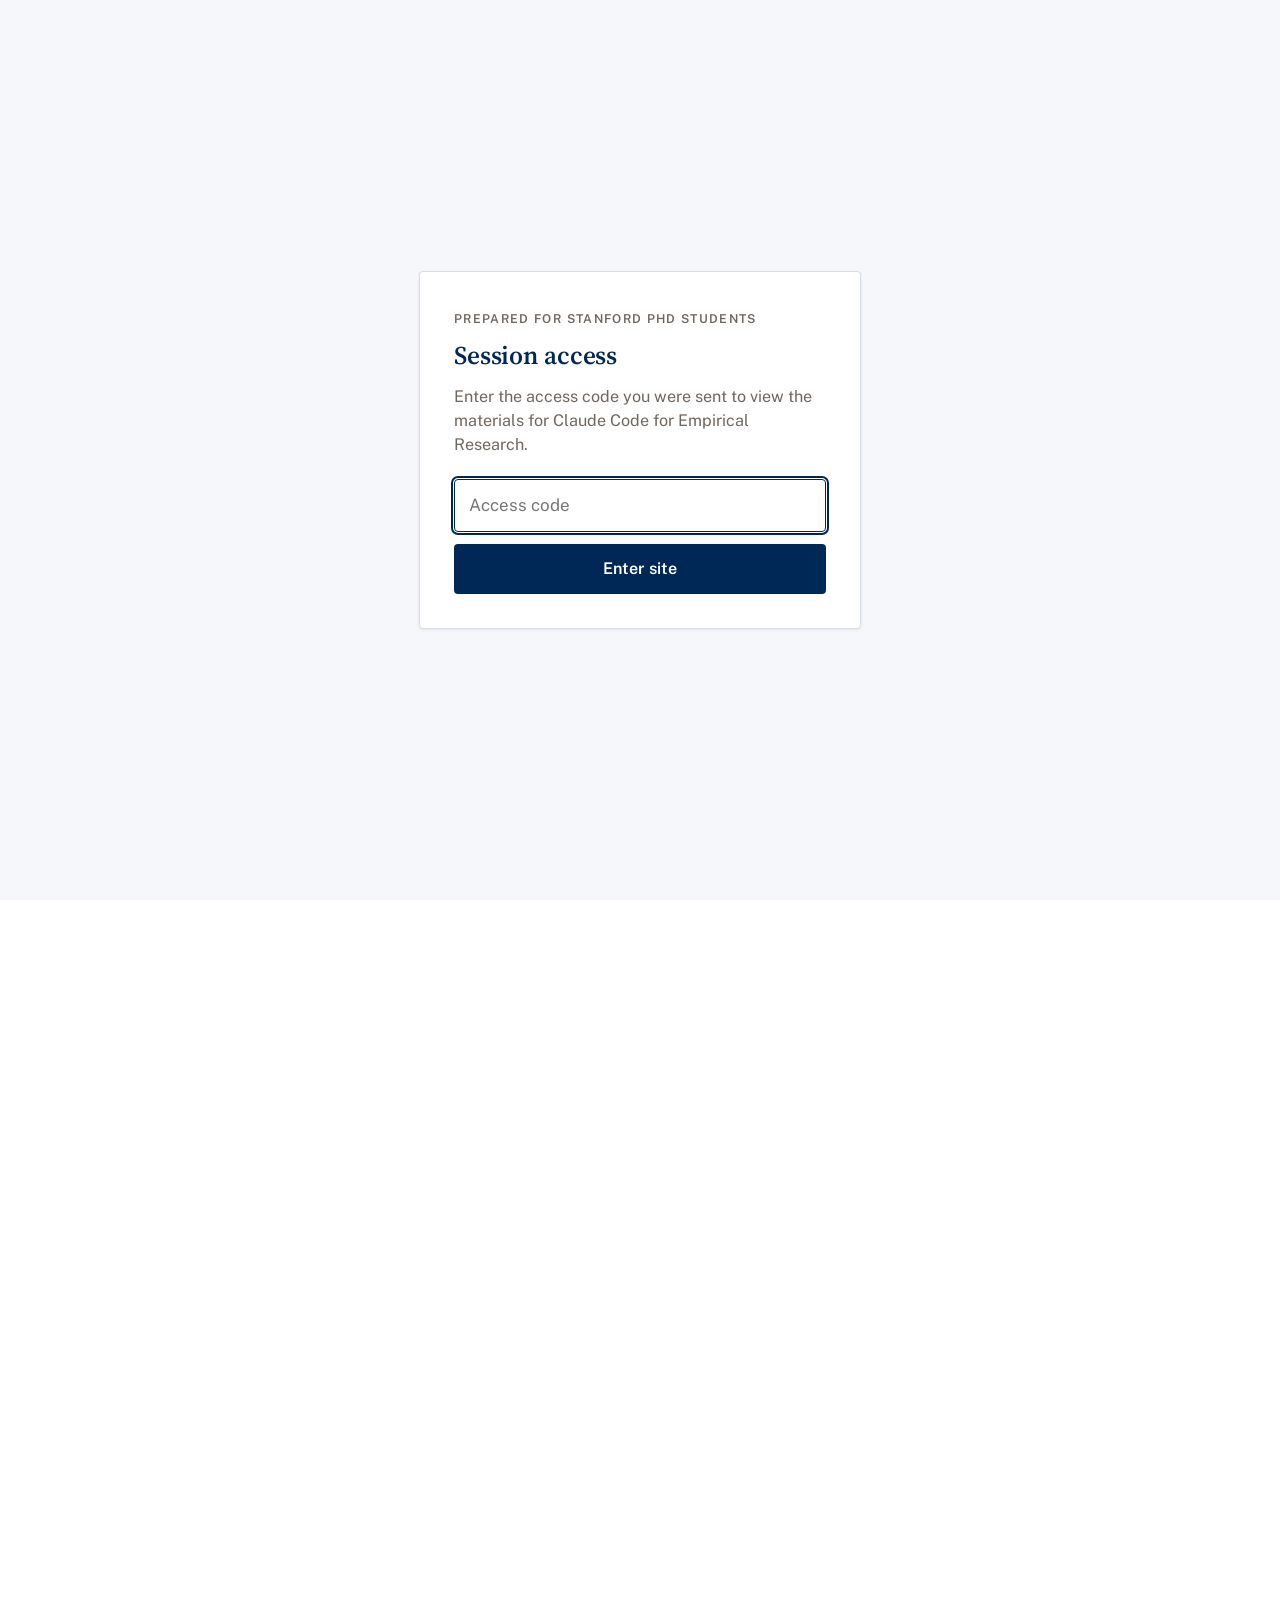
<file: before-class.html>
<!DOCTYPE html>
<html xmlns="http://www.w3.org/1999/xhtml" lang="en" xml:lang="en"><head>

<meta charset="utf-8">
<meta name="generator" content="quarto-1.11.9">

<meta name="viewport" content="width=device-width, initial-scale=1.0, user-scalable=yes">


<title>Before Class – Claude Code for Empirical Research</title>
<style>
/* Default styles provided by pandoc.
** See https://pandoc.org/MANUAL.html#variables-for-html for config info.
*/
span.smallcaps{font-variant: small-caps;}
div.columns{display: flex; gap: 1.5em;}
div.column{flex: auto;}
@media screen {
div.columns{gap: min(4vw, 1.5em);}
div.column{overflow-x: auto;}
}
div.hanging-indent{margin-left: 1.5em; text-indent: -1.5em;}
ul.task-list{list-style: none;}
ul.task-list li input[type="checkbox"] {
  width: 0.8em;
  margin: 0 0.8em 0.2em -1em; /* quarto-specific, see https://github.com/quarto-dev/quarto-cli/issues/4556 */ 
  vertical-align: middle;
}
/* CSS for syntax highlighting */
html { -webkit-text-size-adjust: 100%; }
pre > code.sourceCode { white-space: pre; position: relative; }
pre > code.sourceCode > span { display: inline-block; line-height: 1.25; }
pre > code.sourceCode > span:empty { height: 1.2em; }
.sourceCode { overflow: visible; }
code.sourceCode > span { color: inherit; text-decoration: inherit; }
div.sourceCode { margin: 1em 0; }
pre.sourceCode { margin: 0; }
@media screen {
div.sourceCode { overflow: auto; }
}
@media print {
pre > code.sourceCode { white-space: pre-wrap; }
pre > code.sourceCode > span { text-indent: -5em; padding-left: 5em; }
}
pre.numberSource code
  { counter-reset: source-line 0; }
pre.numberSource code > span
  { position: relative; left: -4em; counter-increment: source-line; }
pre.numberSource code > span > a:first-child::before
  { content: counter(source-line);
    position: relative; left: -1em; text-align: right; vertical-align: baseline;
    border: none; display: inline-block;
    -webkit-touch-callout: none; -webkit-user-select: none;
    -khtml-user-select: none; -moz-user-select: none;
    -ms-user-select: none; user-select: none;
    padding: 0 4px; width: 4em;
  }
pre.numberSource { margin-left: 3em;  padding-left: 4px; }
div.sourceCode
  {   }
@media screen {
pre > code.sourceCode > span > a:first-child::before { text-decoration: underline; }
}
</style>


<script src="site_libs/quarto-nav/quarto-nav.js"></script>
<script src="site_libs/quarto-nav/headroom.min.js"></script>
<script src="site_libs/clipboard/clipboard.min.js"></script>
<script src="site_libs/quarto-search/autocomplete.umd.js"></script>
<script src="site_libs/quarto-search/fuse.min.js"></script>
<script src="site_libs/quarto-search/quarto-search.js"></script>
<meta name="quarto:offset" content="./">
<script src="site_libs/quarto-html/quarto.js" type="module"></script>
<script src="site_libs/quarto-html/tabsets/tabsets.js" type="module"></script>
<script src="site_libs/quarto-html/scrollable-regions/scrollable-regions.js" type="module"></script>
<script src="site_libs/quarto-html/popper.min.js"></script>
<script src="site_libs/quarto-html/tippy.umd.min.js"></script>
<script src="site_libs/quarto-html/anchor.min.js"></script>
<link href="site_libs/quarto-html/tippy.css" rel="stylesheet">
<link href="site_libs/quarto-html/quarto-syntax-highlighting-edb21251485c8f189a9fa1ae4f27e142.css" rel="stylesheet" id="quarto-text-highlighting-styles">
<script src="site_libs/bootstrap/bootstrap.min.js"></script>
<link href="site_libs/bootstrap/bootstrap-icons.css" rel="stylesheet">
<link href="site_libs/bootstrap/bootstrap-d3f297e00d3865e8a106c56fdec8500d.min.css" rel="stylesheet" append-hash="true" id="quarto-bootstrap" data-mode="light">
<script id="quarto-search-options" type="application/json">{
  "location": "navbar",
  "copy-button": false,
  "collapse-after": 3,
  "panel-placement": "end",
  "type": "overlay",
  "limit": 50,
  "keyboard-shortcut": [
    "f",
    "/",
    "s"
  ],
  "show-item-context": false,
  "language": {
    "search-no-results-text": "No results",
    "search-matching-documents-text": "matching documents",
    "search-copy-link-title": "Copy link to search",
    "search-hide-matches-text": "Hide additional matches",
    "search-more-match-text": "more match in this document",
    "search-more-matches-text": "more matches in this document",
    "search-clear-button-title": "Clear",
    "search-text-placeholder": "",
    "search-detached-cancel-button-title": "Cancel",
    "search-submit-button-title": "Submit",
    "search-label": "Search"
  }
}</script>
<style>html{ scroll-behavior: smooth; }</style>
<style>
  html.access-locked body > *:not(#course-access-gate) { visibility: hidden !important; }
  #course-access-gate {
    display: none;
    position: fixed;
    inset: 0;
    z-index: 99999;
    align-items: center;
    justify-content: center;
    padding: 1.5rem;
    background: #f5f7fa;
  }
  html.access-locked #course-access-gate { display: flex; }
  #course-access-gate .gate-card {
    width: min(26rem, 100%);
    background: #fff;
    border: 1px solid #d8dee6;
    border-radius: 4px;
    padding: 2.25rem 2rem 2rem;
    box-shadow: 0 1px 3px rgba(0, 0, 0, 0.08);
  }
  #course-access-gate .gate-kicker {
    margin: 0 0 0.75rem;
    color: #6f665e;
    font-family: "Public Sans", -apple-system, "Helvetica Neue", Arial, sans-serif;
    font-size: 0.72rem;
    font-weight: 600;
    letter-spacing: 0.11em;
    text-transform: uppercase;
  }
  #course-access-gate h1 {
    margin: 0 0 0.75rem;
    color: #002856;
    font-family: "Source Serif 4", Georgia, "Times New Roman", serif;
    font-size: 1.5rem;
    font-weight: 600;
    border: 0;
    padding: 0;
  }
  #course-access-gate p {
    margin: 0 0 1.25rem;
    color: #6f665e;
    font-size: 0.95rem;
    line-height: 1.5;
  }
  #course-access-gate form {
    display: grid;
    gap: 0.75rem;
  }
  #course-access-gate label {
    position: absolute;
    width: 1px;
    height: 1px;
    overflow: hidden;
    clip: rect(0 0 0 0);
  }
  #course-access-gate input[type="password"] {
    width: 100%;
    border: 1px solid #b9c2ce;
    border-radius: 4px;
    padding: 0.7rem 0.8rem;
    font-size: 1rem;
    color: #212529;
  }
  #course-access-gate input[type="password"]:focus {
    outline: 2px solid #002856;
    outline-offset: 1px;
    border-color: #002856;
  }
  #course-access-gate button {
    border: 0;
    border-radius: 4px;
    background: #002856;
    color: #fff;
    padding: 0.7rem 1rem;
    font-size: 0.95rem;
    font-weight: 600;
    cursor: pointer;
  }
  #course-access-gate button:hover { background: #001a3a; }
  #course-access-gate button:focus-visible { outline: 2px solid #286DC0; outline-offset: 2px; }
  #course-access-gate .gate-error {
    display: none;
    margin: 0;
    color: #b83a4b;
    font-size: 0.875rem;
  }
  #course-access-gate.show-error .gate-error { display: block; }
</style>
<script>
(function () {
  var STORAGE_KEY = "ccstan_access_ok";
  // SHA-256 of the session access code (plaintext is not stored in the repo)
  var CODE_HASH = "c7930552f871810b3660d889163157cfca0f66eaf93325c3a09383f3051b338f";

  function unlock() {
    document.documentElement.classList.remove("access-locked");
    var gate = document.getElementById("course-access-gate");
    if (gate) gate.remove();
  }

  try {
    if (sessionStorage.getItem(STORAGE_KEY) === CODE_HASH) {
      return;
    }
  } catch (e) {}

  document.documentElement.classList.add("access-locked");

  async function sha256Hex(text) {
    var data = new TextEncoder().encode(text);
    var digest = await crypto.subtle.digest("SHA-256", data);
    return Array.from(new Uint8Array(digest))
      .map(function (b) { return b.toString(16).padStart(2, "0"); })
      .join("");
  }

  function mountGate() {
    if (document.getElementById("course-access-gate")) return;
    var gate = document.createElement("div");
    gate.id = "course-access-gate";
    gate.innerHTML =
      '<div class="gate-card" role="dialog" aria-modal="true" aria-labelledby="gate-title">' +
        '<p class="gate-kicker">Prepared for Stanford PhD students</p>' +
        '<h1 id="gate-title">Session access</h1>' +
        '<p>Enter the access code you were sent to view the materials for Claude Code for Empirical Research.</p>' +
        '<form id="course-access-form">' +
          '<label for="course-access-code">Access code</label>' +
          '<input id="course-access-code" name="code" type="password" autocomplete="current-password" required autofocus placeholder="Access code">' +
          '<p class="gate-error" id="course-access-error">That code is not correct.</p>' +
          '<button type="submit">Enter site</button>' +
        '</form>' +
      '</div>';
    document.body.appendChild(gate);

    var form = document.getElementById("course-access-form");
    var input = document.getElementById("course-access-code");
    form.addEventListener("submit", async function (event) {
      event.preventDefault();
      gate.classList.remove("show-error");
      var hash = await sha256Hex(input.value.trim());
      if (hash === CODE_HASH) {
        try { sessionStorage.setItem(STORAGE_KEY, CODE_HASH); } catch (e) {}
        unlock();
        return;
      }
      gate.classList.add("show-error");
      input.select();
    });
  }

  if (document.readyState === "loading") {
    document.addEventListener("DOMContentLoaded", mountGate);
  } else {
    mountGate();
  }
})();
</script>
<!-- Web fallback type stack from the course style guide (yale_som_style.md §2):
     Source Serif 4 headings, Public Sans body/UI, JetBrains Mono code. -->
<link rel="preconnect" href="https://fonts.googleapis.com">
<link rel="preconnect" href="https://fonts.gstatic.com" crossorigin="">
<link rel="stylesheet" href="https://fonts.googleapis.com/css2?family=JetBrains+Mono:wght@400;600&amp;family=Public+Sans:ital,wght@0,400;0,500;0,600;0,700;1,400&amp;family=Source+Serif+4:opsz,wght@8..60,500;8..60,600;8..60,700&amp;display=swap">


</head>

<body class="nav-fixed quarto-light"><a id="quarto-skip-link" class="visually-hidden-focusable" href="#quarto-document-content">Skip to main content</a>

<div id="quarto-search-results"></div>
  <header id="quarto-header" class="headroom fixed-top">
    <nav class="navbar navbar-expand-lg " data-bs-theme="dark" aria-label="Site">
      <div class="navbar-container container-fluid">
      <div class="navbar-brand-container mx-auto">
    <a class="navbar-brand" href="./index.html">
    <span class="navbar-title">Claude Code for Empirical Research</span>
    </a>
  </div>
          <button class="navbar-toggler" type="button" data-bs-toggle="collapse" data-bs-target="#navbarCollapse" aria-controls="navbarCollapse" aria-expanded="false" aria-label="Toggle navigation" onclick="if (window.quartoToggleHeadroom) { window.quartoToggleHeadroom(); }">
  <span class="navbar-toggler-icon"></span>
</button>
          <div class="collapse navbar-collapse" id="navbarCollapse">
            <ul class="navbar-nav navbar-nav-scroll ms-auto">
  <li class="nav-item">
    <a class="nav-link" href="./index.html"> 
<span class="menu-text">Home</span></a>
  </li>  
  <li class="nav-item">
    <a class="nav-link active" href="./before-class.html" aria-current="page"> 
<span class="menu-text">Before Class</span></a>
  </li>  
  <li class="nav-item dropdown ">
    <a class="nav-link dropdown-toggle" href="#" id="nav-menu-session" role="link" data-bs-toggle="dropdown" aria-expanded="false">
 <span class="menu-text">Session</span>
    </a>
    <ul class="dropdown-menu dropdown-menu-end" aria-labelledby="nav-menu-session">    
        <li>
    <a class="dropdown-item" href="./session.html">
 <span class="dropdown-text">Agenda</span></a>
  </li>  
        <li>
    <a class="dropdown-item" href="./lab1.html">
 <span class="dropdown-text">Lab 1: FSDS to a verified figure</span></a>
  </li>  
        <li>
    <a class="dropdown-item" href="./lab2.html">
 <span class="dropdown-text">Lab 2: Skill and verification drills</span></a>
  </li>  
        <li>
    <a class="dropdown-item" href="./exit-ticket.html">
 <span class="dropdown-text">Exit ticket</span></a>
  </li>  
    </ul>
  </li>
  <li class="nav-item">
    <a class="nav-link" href="./readings.html"> 
<span class="menu-text">Readings</span></a>
  </li>  
  <li class="nav-item">
    <a class="nav-link" href="./after-class.html"> 
<span class="menu-text">After Class</span></a>
  </li>  
  <li class="nav-item">
    <a class="nav-link" href="./about.html"> 
<span class="menu-text">About</span></a>
  </li>  
</ul>
          </div> <!-- /navcollapse -->
            <div class="quarto-navbar-tools">
</div>
            <div id="quarto-search" class="" title="Search"></div>
      </div> <!-- /container-fluid -->
    </nav>
</header>
<!-- content -->
<div id="quarto-content" class="quarto-container page-columns page-rows-contents page-layout-article page-navbar">
<!-- sidebar -->
<!-- margin-sidebar -->
    <div id="quarto-margin-sidebar" class="sidebar margin-sidebar">
        <nav id="TOC" role="doc-toc" aria-labelledby="toc-title" class="toc-active">
    <h2 id="toc-title">On this page</h2>
   
  <ul>
  <li><a href="#the-checklist" id="toc-the-checklist" class="nav-link active" data-scroll-target="#the-checklist">The checklist</a></li>
  <li><a href="#install-and-sign-in" id="toc-install-and-sign-in" class="nav-link" data-scroll-target="#install-and-sign-in">1. Install and sign in</a></li>
  <li><a href="#run-the-smoke-test" id="toc-run-the-smoke-test" class="nav-link" data-scroll-target="#run-the-smoke-test">2. Run the smoke test</a></li>
  <li><a href="#download-the-data" id="toc-download-the-data" class="nav-link" data-scroll-target="#download-the-data">3. Download the data</a></li>
  <li><a href="#watch" id="toc-watch" class="nav-link" data-scroll-target="#watch">4. Watch the Module 1 video</a></li>
  <li><a href="#read-two-papers" id="toc-read-two-papers" class="nav-link" data-scroll-target="#read-two-papers">5. Read two papers</a></li>
  <li><a href="#bring-a-research-question" id="toc-bring-a-research-question" class="nav-link" data-scroll-target="#bring-a-research-question">6. Bring a research question</a></li>
  <li><a href="#optional-wrds-for-later" id="toc-optional-wrds-for-later" class="nav-link" data-scroll-target="#optional-wrds-for-later">7. Optional: WRDS, for later</a></li>
  </ul>
</nav>
    </div>
<!-- main -->
<main class="content" id="quarto-document-content" tabindex="-1">

<header id="title-block-header" class="quarto-title-block default">
<div class="quarto-title">
<h1 class="title">Before Class</h1>
</div>



<div class="quarto-title-meta">

    
  
    
  </div>
  


</header>


<div class="module-links">
<p><a href="assets/stanford_starter.zip" class="btn"><span class="bi bi-file-earmark-zip" aria-hidden="true"></span> Download the starter pack (zip)</a> <a href="#module-video"><span class="bi bi-play-btn" aria-hidden="true"></span> Video (12 min)</a> <a href="./readings.html"><span class="bi bi-book" aria-hidden="true"></span> Readings</a></p>
</div>
<p>The session is on <strong>Tuesday, November 3, 2026, 12:00–3:00 pm, in Room E247</strong>. It is three hours, and almost all of it is hands-on. That only works if every laptop in the room already runs Claude Code and already has the data on it. Plan on about two hours of preparation in total. Everything on this page is due <strong>by noon on Sunday, November 1</strong>, unless it says otherwise. Do items 1 to 3 early, ideally this week, so there is time to fix a problem if one comes up.</p>
<p>Each item ends with a “How you know it’s done” check. Tick the box once the check passes. The ticks are saved in your browser only. Nobody else sees them.</p>
<section id="the-checklist" class="level2">
<h2 class="anchored" data-anchor-id="the-checklist">The checklist</h2>
<ul class="task-list">
<li><label><input type="checkbox"><strong>1. Install and sign in</strong> to Claude Code. Install Python 3.9+ with pandas and matplotlib, and git. Create a GitHub account. <em>By noon Sunday, Nov 1.</em></label></li>
<li><label><input type="checkbox"><strong>2. Run the smoke test</strong> from the starter pack and keep <code>setup_check.txt</code>. <em>By noon Sunday, Nov 1.</em> If it fails and you can’t fix it, email me by noon Sunday, Nov 1.</label></li>
<li><label><input type="checkbox"><strong>3. Download the data:</strong> three FSDS quarters, unzipped into <code>fsds/</code>. <em>By noon Sunday, Nov 1.</em></label></li>
<li><label><input type="checkbox"><strong>4. Watch</strong> the Module 1 video (about 12 minutes). <em>By noon Sunday, Nov 1.</em></label></li>
<li><label><input type="checkbox"><strong>5. Read two papers</strong> (about 40 minutes). <em>By noon Sunday, Nov 1.</em></label></li>
<li><label><input type="checkbox"><strong>6. Write down a research question</strong> in one sentence. <em>By noon Sunday, Nov 1.</em></label></li>
<li><label><input type="checkbox"><strong>7. Optional:</strong> set up WRDS access for after the session. <em>No deadline.</em></label></li>
</ul>
<p>The sections below explain each item.</p>
</section>
<section id="install-and-sign-in" class="level2">
<h2 class="anchored" data-anchor-id="install-and-sign-in">1. Install and sign in</h2>
<p>You need four things on the laptop you will bring.</p>
<ul>
<li><p><strong>Claude Code</strong> on a Claude Pro or Max subscription, or with an Anthropic API key. A free Claude.ai account does not work with Claude Code. Install it with the native installer (macOS, Linux and WSL):</p>
<div class="code-copy-outer-scaffold"><div class="sourceCode" id="cb1"><pre class="sourceCode bash code-with-copy"><code class="sourceCode bash"><span id="cb1-1"><a href="#cb1-1" aria-hidden="true" tabindex="-1"></a><span class="ex">curl</span> <span class="at">-fsSL</span> https://claude.ai/install.sh <span class="kw">|</span> <span class="fu">bash</span></span></code></pre></div><button title="Copy to Clipboard" class="code-copy-button"><i class="bi"></i></button></div>
<p>Then run <code>claude</code> in any folder and follow the login steps. Homebrew (<code>brew install --cask claude-code</code>) also works. Anthropic’s <a href="https://code.claude.com/docs/en/setup">setup guide</a> has the current commands for every platform.</p></li>
<li><p><strong>Python 3.9 or later</strong> with pandas and matplotlib. If you work mainly in Stata, install Python anyway. The labs use Python, and Claude writes the code.</p>
<ul>
<li>Mac: <code>python3 -m pip install --user pandas matplotlib</code>. If pip refuses with “externally-managed-environment”, add <code>--break-system-packages</code> to the end.</li>
<li>Windows (inside Ubuntu/WSL): <code>sudo apt update &amp;&amp; sudo apt install -y python3-pandas python3-matplotlib unzip</code></li>
</ul></li>
<li><p><strong>git</strong>, which comes with macOS (run <code>git --version</code>; if it is missing, macOS offers to install it) and is already installed in Ubuntu/WSL. Tell git who you are, or your first commit in class fails with “Author identity unknown”. Run these once, with your own name and email:</p>
<div class="code-copy-outer-scaffold"><div class="sourceCode" id="cb2"><pre class="sourceCode bash code-with-copy"><code class="sourceCode bash"><span id="cb2-1"><a href="#cb2-1" aria-hidden="true" tabindex="-1"></a><span class="fu">git</span> config <span class="at">--global</span> user.name <span class="st">"Jane Doe"</span></span>
<span id="cb2-2"><a href="#cb2-2" aria-hidden="true" tabindex="-1"></a><span class="fu">git</span> config <span class="at">--global</span> user.email jdoe@stanford.edu</span></code></pre></div><button title="Copy to Clipboard" class="code-copy-button"><i class="bi"></i></button></div></li>
<li><p><strong>A GitHub account</strong>, free at <a href="https://github.com">github.com</a>.</p></li>
</ul>
<p><strong>Windows users:</strong> Claude Code runs inside WSL2, a Linux system that Windows provides, not in PowerShell. Open PowerShell as administrator, run <code>wsl --install</code>, reboot, and then do everything on this page inside the Ubuntu window. Keep your project folders under your Linux home folder (<code>cd ~</code>), not under <code>C:\Users</code>.</p>
<p>The full course’s <a href="https://johnmbarrios.com/claude-code-accounting/setup.html">General Setup page</a> walks through each step in more detail, with fixes for the common failures. It asks for the course access code, <code>Barrios_AI2026</code>. Ignore its WRDS steps for now.</p>
<p><strong>How you know it’s done:</strong> in a terminal, each of these prints a version, <code>ok</code> or your email:</p>
<div class="code-copy-outer-scaffold"><div class="sourceCode" id="cb3"><pre class="sourceCode bash code-with-copy"><code class="sourceCode bash"><span id="cb3-1"><a href="#cb3-1" aria-hidden="true" tabindex="-1"></a><span class="ex">claude</span> <span class="at">--version</span></span>
<span id="cb3-2"><a href="#cb3-2" aria-hidden="true" tabindex="-1"></a><span class="ex">python3</span> <span class="at">--version</span></span>
<span id="cb3-3"><a href="#cb3-3" aria-hidden="true" tabindex="-1"></a><span class="ex">python3</span> <span class="at">-c</span> <span class="st">"import pandas, matplotlib; print('ok')"</span></span>
<span id="cb3-4"><a href="#cb3-4" aria-hidden="true" tabindex="-1"></a><span class="fu">git</span> <span class="at">--version</span></span>
<span id="cb3-5"><a href="#cb3-5" aria-hidden="true" tabindex="-1"></a><span class="fu">git</span> config <span class="at">--global</span> user.email</span></code></pre></div><button title="Copy to Clipboard" class="code-copy-button"><i class="bi"></i></button></div>
<p>and you can sign in to GitHub in a browser.</p>
</section>
<section id="run-the-smoke-test" class="level2">
<h2 class="anchored" data-anchor-id="run-the-smoke-test">2. Run the smoke test</h2>
<p>The smoke test checks that Claude Code can do real work on your machine: read and write files, run Python, and fetch a public SEC filing.</p>
<ol type="1">
<li><p>Download the <a href="assets/stanford_starter.zip">starter pack</a> and unzip it in your home folder, so the files end up in <code>~/stanford_starter/</code>. Its <code>README.md</code> says what each file is for.</p>
<ul>
<li>Mac: move <code>stanford_starter.zip</code> from Downloads to your home folder and double-click it, or run <code>cd ~ &amp;&amp; unzip ~/Downloads/stanford_starter.zip</code>.</li>
<li>Windows (inside Ubuntu/WSL): <code>cd ~ &amp;&amp; unzip /mnt/c/Users/&lt;your Windows user name&gt;/Downloads/stanford_starter.zip</code></li>
</ul></li>
<li><p>Make a new, empty folder and start Claude Code in it:</p>
<div class="code-copy-outer-scaffold"><div class="sourceCode" id="cb4"><pre class="sourceCode bash code-with-copy"><code class="sourceCode bash"><span id="cb4-1"><a href="#cb4-1" aria-hidden="true" tabindex="-1"></a><span class="fu">mkdir</span> <span class="at">-p</span> ~/setup_check <span class="kw">&amp;&amp;</span> <span class="bu">cd</span> ~/setup_check <span class="kw">&amp;&amp;</span> <span class="ex">claude</span></span></code></pre></div><button title="Copy to Clipboard" class="code-copy-button"><i class="bi"></i></button></div></li>
<li><p>Open <code>~/stanford_starter/setup_check_prompt.md</code>. Copy only the text inside the prompt block, replace <code>&lt;TODO: Your Name your.email@stanford.edu&gt;</code> with your real name and email, then paste it into Claude Code and press Enter. Approve the permission prompts as they come up, reading each one before you say yes.</p></li>
</ol>
<p>Claude writes a file called <code>setup_check.txt</code>. It records the versions of your tools, one number taken from a filing (Apple’s total assets in its 10-K for the fiscal year ended September 27, 2025) and the date.</p>
<p><strong>How you know it’s done:</strong> <code>setup_check.txt</code> exists in <code>~/setup_check</code>, it lists a version for each tool, and it gives Apple’s total assets with a link to the 10-K it came from. Open that link yourself, find total assets on the balance sheet, and confirm the number matches. We check every number the agent reports against the source, all session.</p>
<p>If the smoke test fails and you can’t fix it, email me at the address in the pre-class email no later than noon on Sunday, November 1. Include the error message and what you tried. A failed install is easy to fix by email two days ahead and very hard to fix in the room.</p>
</section>
<section id="download-the-data" class="level2">
<h2 class="anchored" data-anchor-id="download-the-data">3. Download the data</h2>
<p>Lab 1 uses three quarters of the SEC’s <a href="https://www.sec.gov/data-research/sec-markets-data/financial-statement-data-sets">Financial Statement Data Sets</a> (FSDS): 2016q1, 2020q1 and 2024q1. FSDS groups filings by the quarter the SEC received them, and most firms file their 10-K in February or March, so these files hold mostly fiscal years 2015, 2019 and 2023. Download them now so the room’s wifi can’t hold up the lab.</p>
<table class="caption-top table">
<thead>
<tr class="header">
<th>File</th>
<th>Size (zipped)</th>
</tr>
</thead>
<tbody>
<tr class="odd">
<td><code>2016q1.zip</code></td>
<td>95.5 MB</td>
</tr>
<tr class="even">
<td><code>2020q1.zip</code></td>
<td>96.6 MB</td>
</tr>
<tr class="odd">
<td><code>2024q1.zip</code></td>
<td>124.3 MB</td>
</tr>
<tr class="even">
<td><strong>Total</strong></td>
<td><strong>316.4 MB</strong></td>
</tr>
</tbody>
</table>
<!-- Sizes from HEAD requests to sec.gov (Content-Length 95,470,843 / 96,584,608 / 124,336,804 bytes). -->
<p>Unzipped, the three quarters take about 1.6 GB, most of it in the three <code>num.txt</code> files. Leave at least 3 GB free.</p>
<!-- Unzipped sizes from unzip -l on the downloaded zips: 516.5 / 517.4 / 597.0 MB. -->
<p>The SEC refuses downloads that don’t say who is asking, and returns “403 Forbidden”. You identify yourself with a User-Agent of the form “Name email”. Make the folder you will use for Lab 1, make it a git repository that ignores the raw data, and download into it. Put your own name and email in the first line:</p>
<div class="code-copy-outer-scaffold"><div class="sourceCode" id="cb5"><pre class="sourceCode bash code-with-copy"><code class="sourceCode bash"><span id="cb5-1"><a href="#cb5-1" aria-hidden="true" tabindex="-1"></a><span class="bu">export</span> <span class="va">SEC_UA</span><span class="op">=</span><span class="st">"Jane Doe jdoe@stanford.edu"</span></span>
<span id="cb5-2"><a href="#cb5-2" aria-hidden="true" tabindex="-1"></a><span class="fu">mkdir</span> <span class="at">-p</span> ~/stanford_lab <span class="kw">&amp;&amp;</span> <span class="bu">cd</span> ~/stanford_lab</span>
<span id="cb5-3"><a href="#cb5-3" aria-hidden="true" tabindex="-1"></a><span class="fu">git</span> init</span>
<span id="cb5-4"><a href="#cb5-4" aria-hidden="true" tabindex="-1"></a><span class="bu">echo</span> <span class="st">"fsds/"</span> <span class="op">&gt;</span> .gitignore</span>
<span id="cb5-5"><a href="#cb5-5" aria-hidden="true" tabindex="-1"></a><span class="fu">bash</span> ~/stanford_starter/download_fsds.sh</span></code></pre></div><button title="Copy to Clipboard" class="code-copy-button"><i class="bi"></i></button></div>
<p>The <code>.gitignore</code> line keeps 1.6 GB of raw data out of git. The script downloads each quarter, unzips it into <code>fsds/2016q1/</code>, <code>fsds/2020q1/</code> and <code>fsds/2024q1/</code>, and deletes the zip. It skips any quarter that is already there, so it is safe to rerun.</p>
<p>If you prefer to run the download by hand, this does the same thing:</p>
<div class="code-copy-outer-scaffold"><div class="sourceCode" id="cb6"><pre class="sourceCode bash code-with-copy"><code class="sourceCode bash"><span id="cb6-1"><a href="#cb6-1" aria-hidden="true" tabindex="-1"></a><span class="bu">export</span> <span class="va">SEC_UA</span><span class="op">=</span><span class="st">"Jane Doe jdoe@stanford.edu"</span></span>
<span id="cb6-2"><a href="#cb6-2" aria-hidden="true" tabindex="-1"></a><span class="fu">mkdir</span> <span class="at">-p</span> ~/stanford_lab/fsds <span class="kw">&amp;&amp;</span> <span class="bu">cd</span> ~/stanford_lab</span>
<span id="cb6-3"><a href="#cb6-3" aria-hidden="true" tabindex="-1"></a><span class="fu">git</span> init <span class="kw">&amp;&amp;</span> <span class="bu">echo</span> <span class="st">"fsds/"</span> <span class="op">&gt;</span> .gitignore</span>
<span id="cb6-4"><a href="#cb6-4" aria-hidden="true" tabindex="-1"></a><span class="cf">for</span> q <span class="kw">in</span> 2016q1 2020q1 2024q1<span class="kw">;</span> <span class="cf">do</span></span>
<span id="cb6-5"><a href="#cb6-5" aria-hidden="true" tabindex="-1"></a>  <span class="ex">curl</span> <span class="at">-fL</span> <span class="at">-A</span> <span class="st">"</span><span class="va">$SEC_UA</span><span class="st">"</span> <span class="at">-o</span> <span class="st">"fsds/</span><span class="va">$q</span><span class="st">.zip"</span> <span class="dt">\</span></span>
<span id="cb6-6"><a href="#cb6-6" aria-hidden="true" tabindex="-1"></a>    <span class="st">"https://www.sec.gov/files/dera/data/financial-statement-data-sets/</span><span class="va">$q</span><span class="st">.zip"</span></span>
<span id="cb6-7"><a href="#cb6-7" aria-hidden="true" tabindex="-1"></a>  <span class="fu">unzip</span> <span class="at">-oq</span> <span class="st">"fsds/</span><span class="va">$q</span><span class="st">.zip"</span> <span class="at">-d</span> <span class="st">"fsds/</span><span class="va">$q</span><span class="st">"</span> <span class="kw">&amp;&amp;</span> <span class="fu">rm</span> <span class="st">"fsds/</span><span class="va">$q</span><span class="st">.zip"</span></span>
<span id="cb6-8"><a href="#cb6-8" aria-hidden="true" tabindex="-1"></a>  <span class="fu">sleep</span> 1</span>
<span id="cb6-9"><a href="#cb6-9" aria-hidden="true" tabindex="-1"></a><span class="cf">done</span></span></code></pre></div><button title="Copy to Clipboard" class="code-copy-button"><i class="bi"></i></button></div>
<p><strong>How you know it’s done:</strong> from <code>~/stanford_lab</code>, <code>ls fsds/*/</code> shows three folders, each holding <code>sub.txt</code>, <code>num.txt</code>, <code>pre.txt</code>, <code>tag.txt</code> and <code>readme.htm</code>, and <code>ls -lh fsds/*/num.txt</code> shows three files of roughly 390M to 470M each, and <code>git status</code> does not list <code>fsds/</code>.</p>
</section>
<section id="watch" class="level2">
<h2 class="anchored" data-anchor-id="watch">4. Watch the Module 1 video</h2>
<p>This 12-minute video comes from the first module of the longer course this session is drawn from. It covers what an agent does that a chat window doesn’t, the ladder of AI tools, and how CLAUDE.md, permission prompts and plan mode keep you in control. It mentions WRDS and later modules of that course; you can skip past those parts. We will build on the rest in the first twenty minutes of class.</p>
<div class="module-video" id="module-video">
  <p class="module-video__label" id="module-video-label">
    <span class="bi bi-play-circle" aria-hidden="true"></span>
    Watch: Module 1 walkthrough (12 min, narrated slides)
  </p>
  <div class="module-video__frame">
    <video controls="" preload="metadata" playsinline="" poster="assets/video/module1_poster.jpg" aria-labelledby="module-video-label">
      <source src="assets/video/module1_foundations.mp4" type="video/mp4">
      <track kind="captions" src="assets/video/module1_foundations.en.vtt" srclang="en" label="English" default="">
      <p>Your browser cannot play this video.
        <a href="assets/video/module1_foundations.mp4">Download the MP4</a> instead.</p>
    </video>
  </div>
  <p class="module-video__meta">
    <a href="assets/video/module1_foundations.mp4" download="">
      <span class="bi bi-download" aria-hidden="true"></span> Download video (MP4, 25 MB)</a>
    <span aria-hidden="true">·</span>
    <a href="assets/video/module1_foundations.en.vtt" download="">Captions (WebVTT)</a>
  </p>
</div>
<p><strong>How you know it’s done:</strong> you can say in a sentence or two what a permission prompt is for and what plan mode does.</p>
</section>
<section id="read-two-papers" class="level2">
<h2 class="anchored" data-anchor-id="read-two-papers">5. Read two papers</h2>
<p>Read these two papers, about 40 minutes in total. The <a href="./readings.html">Readings page</a> has the full citations, which parts to read, and the discussion questions we will use at the end of class.</p>
<ul>
<li>Brodeur et al.&nbsp;(2026), <em>PNAS</em>: a randomized study of human-only, AI-assisted and AI-led teams reproducing published social-science results. <a href="assets/readings/brodeur_2026_pnas.pdf">PDF</a></li>
<li>Kusumegi et al.&nbsp;(2025), <em>Science</em>: what happened to scientific output after researchers started writing with large language models. <a href="https://arxiv.org/pdf/2601.13187">Free PDF on arXiv</a></li>
</ul>
<p>Hao, Xu, Li and Evans (2026), <em>Nature</em>, is an optional third paper.</p>
<p><strong>How you know it’s done:</strong> for each paper you can state its main finding in one sentence, and you have read the two discussion questions for it on the Readings page.</p>
</section>
<section id="bring-a-research-question" class="level2">
<h2 class="anchored" data-anchor-id="bring-a-research-question">6. Bring a research question</h2>
<p>Write down one sentence: a question from your own research that a public SEC dataset (FSDS or EDGAR filings) could at least partly answer. It does not need to be a full paper idea. “How did goodwill impairments change after 2020?” is enough. You will use it in the stretch tier of Lab 1 and in the discussion.</p>
<p><strong>How you know it’s done:</strong> the sentence is written somewhere you can copy and paste from during class.</p>
</section>
<section id="optional-wrds-for-later" class="level2">
<h2 class="anchored" data-anchor-id="optional-wrds-for-later">7. Optional: WRDS, for later</h2>
<p>We don’t use WRDS in this session, and you don’t need an account. If you want Claude Code to query WRDS for your own research afterward, the full course’s <a href="https://johnmbarrios.com/claude-code-accounting/setup-wrds.html">WRDS MCP Setup page</a> walks through it (access code <code>Barrios_AI2026</code>). It takes an hour or more, and WRDS account problems take days to fix, so leave it until after the session.</p>


</section>

</main> <!-- /main -->
<script>
/* Lab checklists: remember ticked boxes per page in this browser only
   (convenience, not a record), and add a small progress line + reset. */
(function () {
  function init() {
    var lists = document.querySelectorAll("main ul.task-list");
    if (!lists.length) return;
    var key = "ccstan_checklist:" + location.pathname;
    var saved = {};
    try { saved = JSON.parse(localStorage.getItem(key) || "{}") || {}; } catch (e) {}

    lists.forEach(function (ul, li) {
      var boxes = ul.querySelectorAll('input[type="checkbox"]');
      var status = document.createElement("p");
      status.className = "checklist-status";
      status.setAttribute("aria-live", "polite");

      function refresh() {
        var n = 0;
        boxes.forEach(function (b) {
          var item = b.closest("li");
          if (item) item.classList.toggle("is-checked", b.checked);
          if (b.checked) n++;
        });
        status.firstChild.nodeValue = n + " of " + boxes.length + " checked ";
      }

      status.appendChild(document.createTextNode(""));
      var reset = document.createElement("button");
      reset.type = "button";
      reset.className = "checklist-reset";
      reset.textContent = "Clear";
      status.appendChild(reset);

      boxes.forEach(function (b, bi) {
        var id = li + ":" + bi;
        if (saved[id]) b.checked = true;
        b.addEventListener("change", function () {
          saved[id] = b.checked;
          try { localStorage.setItem(key, JSON.stringify(saved)); } catch (e) {}
          refresh();
        });
      });
      reset.addEventListener("click", function () {
        boxes.forEach(function (b, bi) { b.checked = false; saved[li + ":" + bi] = false; });
        try { localStorage.setItem(key, JSON.stringify(saved)); } catch (e) {}
        refresh();
      });

      ul.parentNode.insertBefore(status, ul.nextSibling);
      refresh();
    });
  }
  if (document.readyState === "loading") {
    document.addEventListener("DOMContentLoaded", init);
  } else {
    init();
  }
})();
</script>
<script>
/* Session video: show captions in a strip under the player instead of on
   top of the slide, where they collided with slide text and with the
   controls after a seek. Full screen falls back to the browser's own
   captions. The player's CC button still turns captions on and off. */
(function () {
  function setup(v) {
    var frame = v.closest(".module-video__frame");
    var track = null;
    for (var i = 0; i < v.textTracks.length; i++) {
      var t = v.textTracks[i];
      if (t.kind === "captions" || t.kind === "subtitles") { track = t; break; }
    }
    if (!frame || !track) return;

    var strip = document.createElement("div");
    strip.className = "module-video__captions";
    frame.insertAdjacentElement("afterend", strip);

    var wantOn = track.mode !== "disabled";
    var internal = false;

    function isFull() {
      return document.fullscreenElement === v ||
             document.webkitFullscreenElement === v ||
             v.webkitDisplayingFullscreen === true;
    }
    function setMode(m) {
      if (track.mode === m) return;
      internal = true;
      track.mode = m;
      setTimeout(function () { internal = false; }, 0);
    }
    function render() {
      strip.hidden = !wantOn || isFull();
      strip.textContent = "";
      if (strip.hidden || !track.activeCues) return;
      for (var i = 0; i < track.activeCues.length; i++) {
        var line = document.createElement("span");
        line.className = "module-video__caption-line";
        line.appendChild(track.activeCues[i].getCueAsHTML());
        strip.appendChild(line);
      }
    }
    function sync() {
      if (isFull()) setMode(wantOn ? "showing" : "disabled");
      else setMode(wantOn ? "hidden" : "disabled");
      render();
    }

    v.textTracks.addEventListener("change", function () {
      if (internal) return;
      if (isFull()) {
        wantOn = track.mode === "showing";
      } else if (track.mode === "showing") {
        // The CC button only ever turns the track to "showing"; treat it as a toggle.
        wantOn = !wantOn;
      } else if (track.mode === "disabled") {
        wantOn = false;
      }
      sync();
    });
    track.addEventListener("cuechange", render);
    ["seeked", "loadedmetadata"].forEach(function (e) { v.addEventListener(e, render); });
    ["fullscreenchange", "webkitfullscreenchange"].forEach(function (e) {
      document.addEventListener(e, sync);
    });
    ["webkitbeginfullscreen", "webkitendfullscreen"].forEach(function (e) {
      v.addEventListener(e, function () { setTimeout(sync, 0); });
    });
    sync();
  }
  function init() {
    document.querySelectorAll(".module-video video").forEach(setup);
  }
  if (document.readyState === "loading") {
    document.addEventListener("DOMContentLoaded", init);
  } else {
    init();
  }
})();
</script>
<script id="quarto-html-after-body" type="application/javascript">
  window.document.addEventListener("DOMContentLoaded", function (event) {
    const icon = "";
    const anchorJS = new window.AnchorJS();
    anchorJS.options = {
      placement: 'right',
      icon: icon
    };
    anchorJS.add('.anchored');
    const isCodeAnnotation = (el) => {
      for (const clz of el.classList) {
        if (clz.startsWith('code-annotation-')) {                     
          return true;
        }
      }
      return false;
    }
    const onCopySuccess = function(e) {
      // button target
      const button = e.trigger;
      // don't keep focus
      button.blur();
      // flash "checked"
      button.classList.add('code-copy-button-checked');
      var currentTitle = button.getAttribute("title");
      button.setAttribute("title", "Copied!");
      let tooltip;
      if (window.bootstrap) {
        button.setAttribute("data-bs-toggle", "tooltip");
        button.setAttribute("data-bs-placement", "left");
        button.setAttribute("data-bs-title", "Copied!");
        tooltip = new bootstrap.Tooltip(button, 
          { trigger: "manual", 
            customClass: "code-copy-button-tooltip",
            offset: [0, -8]});
        tooltip.show();    
      }
      setTimeout(function() {
        if (tooltip) {
          tooltip.hide();
          button.removeAttribute("data-bs-title");
          button.removeAttribute("data-bs-toggle");
          button.removeAttribute("data-bs-placement");
        }
        button.setAttribute("title", currentTitle);
        button.classList.remove('code-copy-button-checked');
      }, 1000);
      // clear code selection
      e.clearSelection();
    }
    const getTextToCopy = function(trigger) {
      const outerScaffold = trigger.parentElement.cloneNode(true);
      const codeEl = outerScaffold.querySelector('code');
      for (const childEl of codeEl.children) {
        if (isCodeAnnotation(childEl)) {
          childEl.remove();
        }
      }
      return codeEl.innerText;
    }
    const clipboard = new window.ClipboardJS('.code-copy-button:not([data-in-quarto-modal])', {
      text: getTextToCopy
    });
    clipboard.on('success', onCopySuccess);
    if (window.document.getElementById('quarto-embedded-source-code-modal')) {
      const clipboardModal = new window.ClipboardJS('.code-copy-button[data-in-quarto-modal]', {
        text: getTextToCopy,
        container: window.document.getElementById('quarto-embedded-source-code-modal')
      });
      clipboardModal.on('success', onCopySuccess);
    }
      var localhostRegex = new RegExp(/^(?:http|https):\/\/localhost\:?[0-9]*\//);
      var mailtoRegex = new RegExp(/^mailto:/);
        var filterRegex = new RegExp("https:\/\/johnmbarrios\.com\/claude-code-stanford\/");
      var isInternal = (href) => {
          return filterRegex.test(href) || localhostRegex.test(href) || mailtoRegex.test(href);
      }
      // Inspect non-navigation links and adorn them if external
      window.quartoDecorateExternalLinks = function (root) {
     var links = (root || window.document).querySelectorAll('a[href]:not(.nav-link):not(.navbar-brand):not(.toc-action):not(.sidebar-link):not(.sidebar-item-toggle):not(.pagination-link):not(.no-external):not([aria-hidden]):not(.dropdown-item):not(.quarto-navigation-tool):not(.about-link)');
      for (var i=0; i<links.length; i++) {
        const link = links[i];
        if (!isInternal(link.href)) {
          // undo the damage that might have been done by quarto-nav.js in the case of
          // links that we want to consider external
          if (link.dataset.originalHref !== undefined) {
            link.href = link.dataset.originalHref;
          }
          if (!link.classList.contains('no-external-icon')) {
          }
        }
      }
      };
      window.quartoDecorateExternalLinks(window.document);
    // Esc closes the popup (WCAG 1.4.13) and focus leaving both trigger and
    // popup closes it (WCAG 2.4.11); tippy handles neither for interactive popups.
    const hideOnEscAndFocusOut = {
      name: 'hideOnEscAndFocusOut',
      defaultValue: true,
      fn(instance) {
        const dismiss = () => {
          // A show scheduled by the trigger delay would otherwise reopen it
          instance.clearDelayTimeouts();
          instance.hide();
        };
        const onKeyDown = (event) => {
          if (event.key !== 'Escape') {
            return;
          }
          // Keep Esc from also reaching page handlers (e.g. reveal.js overview),
          // except an open reveal.js slide menu, which Esc should close too.
          // The menu handles keys only when its keyboard option is on.
          const menuHandlesEsc = window.Reveal?.getPlugin?.('menu')?.isOpen() &&
            window.Reveal.getConfig().menu?.keyboard !== false;
          if (!menuHandlesEsc) {
            event.stopPropagation();
          }
          if (instance.popper.contains(window.document.activeElement)) {
            // Disabled while refocusing so the focus trigger does not reopen it
            instance.disable();
            instance.reference.focus();
            instance.enable();
          }
          dismiss();
        };
        const onFocusOut = (event) => {
          const target = event.relatedTarget;
          if (target && !instance.reference.contains(target) &&
              !instance.popper.contains(target)) {
            dismiss();
          }
        };
        // On the trigger too: a click trigger (code-annotations: select) has no
        // blur handling. Attached for the instance's lifetime so leaving the
        // trigger also cancels a show still pending on the trigger delay.
        instance.reference.addEventListener('focusout', onFocusOut);
        return {
          onShow() {
            window.document.addEventListener('keydown', onKeyDown, true);
            instance.popper.addEventListener('focusout', onFocusOut);
          },
          onHide() {
            window.document.removeEventListener('keydown', onKeyDown, true);
            instance.popper.removeEventListener('focusout', onFocusOut);
          },
          onDestroy() {
            instance.reference.removeEventListener('focusout', onFocusOut);
          },
        };
      },
    };
    function tippyHover(el, contentFn, onTriggerFn, onUntriggerFn) {
      const config = {
        allowHTML: true,
        maxWidth: 500,
        delay: 100,
        arrow: false,
        appendTo: function(el) {
            return el.parentElement;
        },
        interactive: true,
        interactiveBorder: 10,
        theme: 'quarto',
        placement: 'bottom-start',
        plugins: [hideOnEscAndFocusOut],
      };
      if (contentFn) {
        config.content = contentFn;
      }
      if (onTriggerFn) {
        config.onTrigger = onTriggerFn;
      }
      if (onUntriggerFn) {
        config.onUntrigger = onUntriggerFn;
      }
      window.tippy(el, config); 
    }
    const noterefs = window.document.querySelectorAll('a[role="doc-noteref"]');
    for (var i=0; i<noterefs.length; i++) {
      const ref = noterefs[i];
      tippyHover(ref, function() {
        // use id or data attribute instead here
        let href = ref.getAttribute('data-footnote-href') || ref.getAttribute('href');
        try { href = new URL(href).hash; } catch {}
        const id = href.replace(/^#\/?/, "");
        const note = window.document.getElementById(id);
        if (note) {
          return note.innerHTML;
        } else {
          return "";
        }
      });
    }
    const xrefs = window.document.querySelectorAll('a.quarto-xref');
    const processXRef = (id, note) => {
      // Strip column container classes
      const stripColumnClz = (el) => {
        el.classList.remove("page-full", "page-columns");
        if (el.children) {
          for (const child of el.children) {
            stripColumnClz(child);
          }
        }
      }
      stripColumnClz(note)
      if (id === null || id.startsWith('sec-')) {
        // Special case sections, only their first couple elements
        const container = document.createElement("div");
        if (note.children && note.children.length > 2) {
          container.appendChild(note.children[0].cloneNode(true));
          for (let i = 1; i < note.children.length; i++) {
            const child = note.children[i];
            if (child.tagName === "P" && child.innerText === "") {
              continue;
            } else {
              container.appendChild(child.cloneNode(true));
              break;
            }
          }
          if (window.Quarto?.typesetMath) {
            window.Quarto.typesetMath(container);
          }
          return container.innerHTML
        } else {
          if (window.Quarto?.typesetMath) {
            window.Quarto.typesetMath(note);
          }
          return note.innerHTML;
        }
      } else {
        // Remove any anchor links if they are present
        const anchorLink = note.querySelector('a.anchorjs-link');
        if (anchorLink) {
          anchorLink.remove();
        }
        if (window.Quarto?.typesetMath) {
          window.Quarto.typesetMath(note);
        }
        if (note.classList.contains("callout")) {
          return note.outerHTML;
        } else {
          return note.innerHTML;
        }
      }
    }
    for (var i=0; i<xrefs.length; i++) {
      const xref = xrefs[i];
      tippyHover(xref, undefined, function(instance) {
        instance.disable();
        let url = xref.getAttribute('href');
        let hash = undefined; 
        if (url.startsWith('#')) {
          hash = url;
        } else {
          try { hash = new URL(url).hash; } catch {}
        }
        if (hash) {
          const id = hash.replace(/^#\/?/, "");
          const note = window.document.getElementById(id);
          if (note !== null) {
            try {
              const html = processXRef(id, note.cloneNode(true));
              instance.setContent(html);
            } finally {
              instance.enable();
              instance.show();
            }
          } else {
            // See if we can fetch this
            fetch(url.split('#')[0])
            .then(res => res.text())
            .then(html => {
              const parser = new DOMParser();
              const htmlDoc = parser.parseFromString(html, "text/html");
              const note = htmlDoc.getElementById(id);
              if (note !== null) {
                const html = processXRef(id, note);
                instance.setContent(html);
              } 
            }).finally(() => {
              instance.enable();
              instance.show();
            });
          }
        } else {
          // See if we can fetch a full url (with no hash to target)
          // This is a special case and we should probably do some content thinning / targeting
          fetch(url)
          .then(res => res.text())
          .then(html => {
            const parser = new DOMParser();
            const htmlDoc = parser.parseFromString(html, "text/html");
            const note = htmlDoc.querySelector('main.content');
            if (note !== null) {
              // This should only happen for chapter cross references
              // (since there is no id in the URL)
              // remove the first header
              if (note.children.length > 0 && note.children[0].tagName === "HEADER") {
                note.children[0].remove();
              }
              const html = processXRef(null, note);
              instance.setContent(html);
            } 
          }).finally(() => {
            instance.enable();
            instance.show();
          });
        }
      }, function(instance) {
      });
    }
        let selectedAnnoteEl;
        const selectorForAnnotation = ( cell, annotation) => {
          let cellAttr = 'data-code-cell="' + cell + '"';
          let lineAttr = 'data-code-annotation="' +  annotation + '"';
          const selector = 'span[' + cellAttr + '][' + lineAttr + ']';
          return selector;
        }
        const selectCodeLines = (annoteEl) => {
          const doc = window.document;
          const targetCell = annoteEl.getAttribute("data-target-cell");
          const targetAnnotation = annoteEl.getAttribute("data-target-annotation");
          const annoteSpan = window.document.querySelector(selectorForAnnotation(targetCell, targetAnnotation));
          const lines = annoteSpan.getAttribute("data-code-lines").split(",");
          const lineIds = lines.map((line) => {
            return targetCell + "-" + line;
          })
          // Each band is positioned against its own containing block, which is
          // not the offsetParent of the lines, so place it from client rects.
          const placeBand = (band, firstEl, lastEl, codeBlock) => {
            const container = band.offsetParent;
            if (container === null) {
              return;
            }
            const containerRect = container.getBoundingClientRect();
            // Reveal.js scales slides with a transform, so convert client
            // pixels back to the CSS pixels of the container.
            const scale = containerRect.height / container.offsetHeight || 1;
            const firstRect = firstEl.getBoundingClientRect();
            const lastRect = lastEl.getBoundingClientRect();
            const top = (firstRect.top - containerRect.top) / scale - container.clientTop + container.scrollTop;
            const height = (lastRect.bottom - firstRect.top) / scale;
            band.style.top = top - 2 + "px";
            band.style.height = height + 4 + "px";
            if (codeBlock) {
              // Without the copy button wrapper, the containing block is wider
              // than the code block, so span the code block explicitly.
              const blockRect = codeBlock.getBoundingClientRect();
              band.style.left = (blockRect.left - containerRect.left) / scale - container.clientLeft + container.scrollLeft + "px";
              band.style.width = blockRect.width / scale + "px";
            }
          };
          if (lineIds.length > 0) {
            const el = window.document.getElementById(lineIds[0]);
            const lastEl = window.document.getElementById(lineIds[lineIds.length - 1]);
            const parent = el.parentElement.parentElement;
            // cook up a div (if necessary) and position it
            let div = window.document.getElementById("code-annotation-line-highlight");
            if (div === null) {
              div = window.document.createElement("div");
              div.setAttribute("id", "code-annotation-line-highlight");
              div.style.position = 'absolute';
              parent.appendChild(div);
            }
            placeBand(div, el, lastEl, parent.closest("div.sourceCode") || parent);
            let gutterDiv = window.document.getElementById("code-annotation-line-highlight-gutter");
            if (gutterDiv === null) {
              gutterDiv = window.document.createElement("div");
              gutterDiv.setAttribute("id", "code-annotation-line-highlight-gutter");
              gutterDiv.style.position = 'absolute';
              const codeCell = window.document.getElementById(targetCell);
              const gutter = codeCell.querySelector('.code-annotation-gutter');
              gutter.appendChild(gutterDiv);
            }
            placeBand(gutterDiv, el, lastEl);
            selectedAnnoteEl = annoteEl;
          }
        };
        const unselectCodeLines = () => {
          const elementsIds = ["code-annotation-line-highlight", "code-annotation-line-highlight-gutter"];
          elementsIds.forEach((elId) => {
            const div = window.document.getElementById(elId);
            if (div) {
              div.remove();
            }
          });
          selectedAnnoteEl = undefined;
        };
          // Handle positioning of the toggle
      window.addEventListener(
        "resize",
        throttle(() => {
          elRect = undefined;
          if (selectedAnnoteEl) {
            selectCodeLines(selectedAnnoteEl);
          }
        }, 10)
      );
      function throttle(fn, ms) {
      let throttle = false;
      let timer;
        return (...args) => {
          if(!throttle) { // first call gets through
              fn.apply(this, args);
              throttle = true;
          } else { // all the others get throttled
              if(timer) clearTimeout(timer); // cancel #2
              timer = setTimeout(() => {
                fn.apply(this, args);
                timer = throttle = false;
              }, ms);
          }
        };
      }
        // Attach click handler to the DT
        const annoteDls = window.document.querySelectorAll('dt[data-target-cell]');
        for (const annoteDlNode of annoteDls) {
          annoteDlNode.addEventListener('click', (event) => {
            const clickedEl = event.target;
            if (clickedEl !== selectedAnnoteEl) {
              unselectCodeLines();
              const activeEl = window.document.querySelector('dt[data-target-cell].code-annotation-active');
              if (activeEl) {
                activeEl.classList.remove('code-annotation-active');
              }
              selectCodeLines(clickedEl);
              clickedEl.classList.add('code-annotation-active');
            } else {
              // Unselect the line
              unselectCodeLines();
              clickedEl.classList.remove('code-annotation-active');
            }
          });
        }
    const findCites = (el) => {
      const parentEl = el.parentElement;
      if (parentEl) {
        const cites = parentEl.dataset.cites;
        if (cites) {
          return {
            el,
            cites: cites.split(' ')
          };
        } else {
          return findCites(el.parentElement)
        }
      } else {
        return undefined;
      }
    };
    var bibliorefs = window.document.querySelectorAll('a[role="doc-biblioref"]');
    for (var i=0; i<bibliorefs.length; i++) {
      const ref = bibliorefs[i];
      const citeInfo = findCites(ref);
      if (citeInfo) {
        tippyHover(citeInfo.el, function() {
          var popup = window.document.createElement('div');
          citeInfo.cites.forEach(function(cite) {
            var citeDiv = window.document.createElement('div');
            citeDiv.classList.add('hanging-indent');
            citeDiv.classList.add('csl-entry');
            var biblioDiv = window.document.getElementById('ref-' + cite);
            if (biblioDiv) {
              citeDiv.innerHTML = biblioDiv.innerHTML;
            }
            popup.appendChild(citeDiv);
          });
          return popup.innerHTML;
        });
      }
    }
  });
  </script>
  <script type="application/javascript">
  window.quartoScrollableRegionsLabels = {"code":"Scrollable code","output":"Scrollable output"};
  </script>
</div> <!-- /content -->
<footer class="footer">
  <div class="nav-footer">
    <div class="nav-footer-left">
      &nbsp;
    </div>   
    <div class="nav-footer-center">
      <ul class="footer-items list-unstyled">
    <li class="nav-item">
 John Barrios · Yale School of Management · Prepared for Stanford PhD students · 
  </li>  
    <li class="nav-item">
    <a class="nav-link" href="./about.html">
<p>About</p>
</a>
  </li>  
</ul>
    </div>
    <div class="nav-footer-right">
      &nbsp;
    </div>
  </div>
</footer>




<script src="site_libs/quarto-html/zenscroll-min.js"></script>
</body></html>
</file>
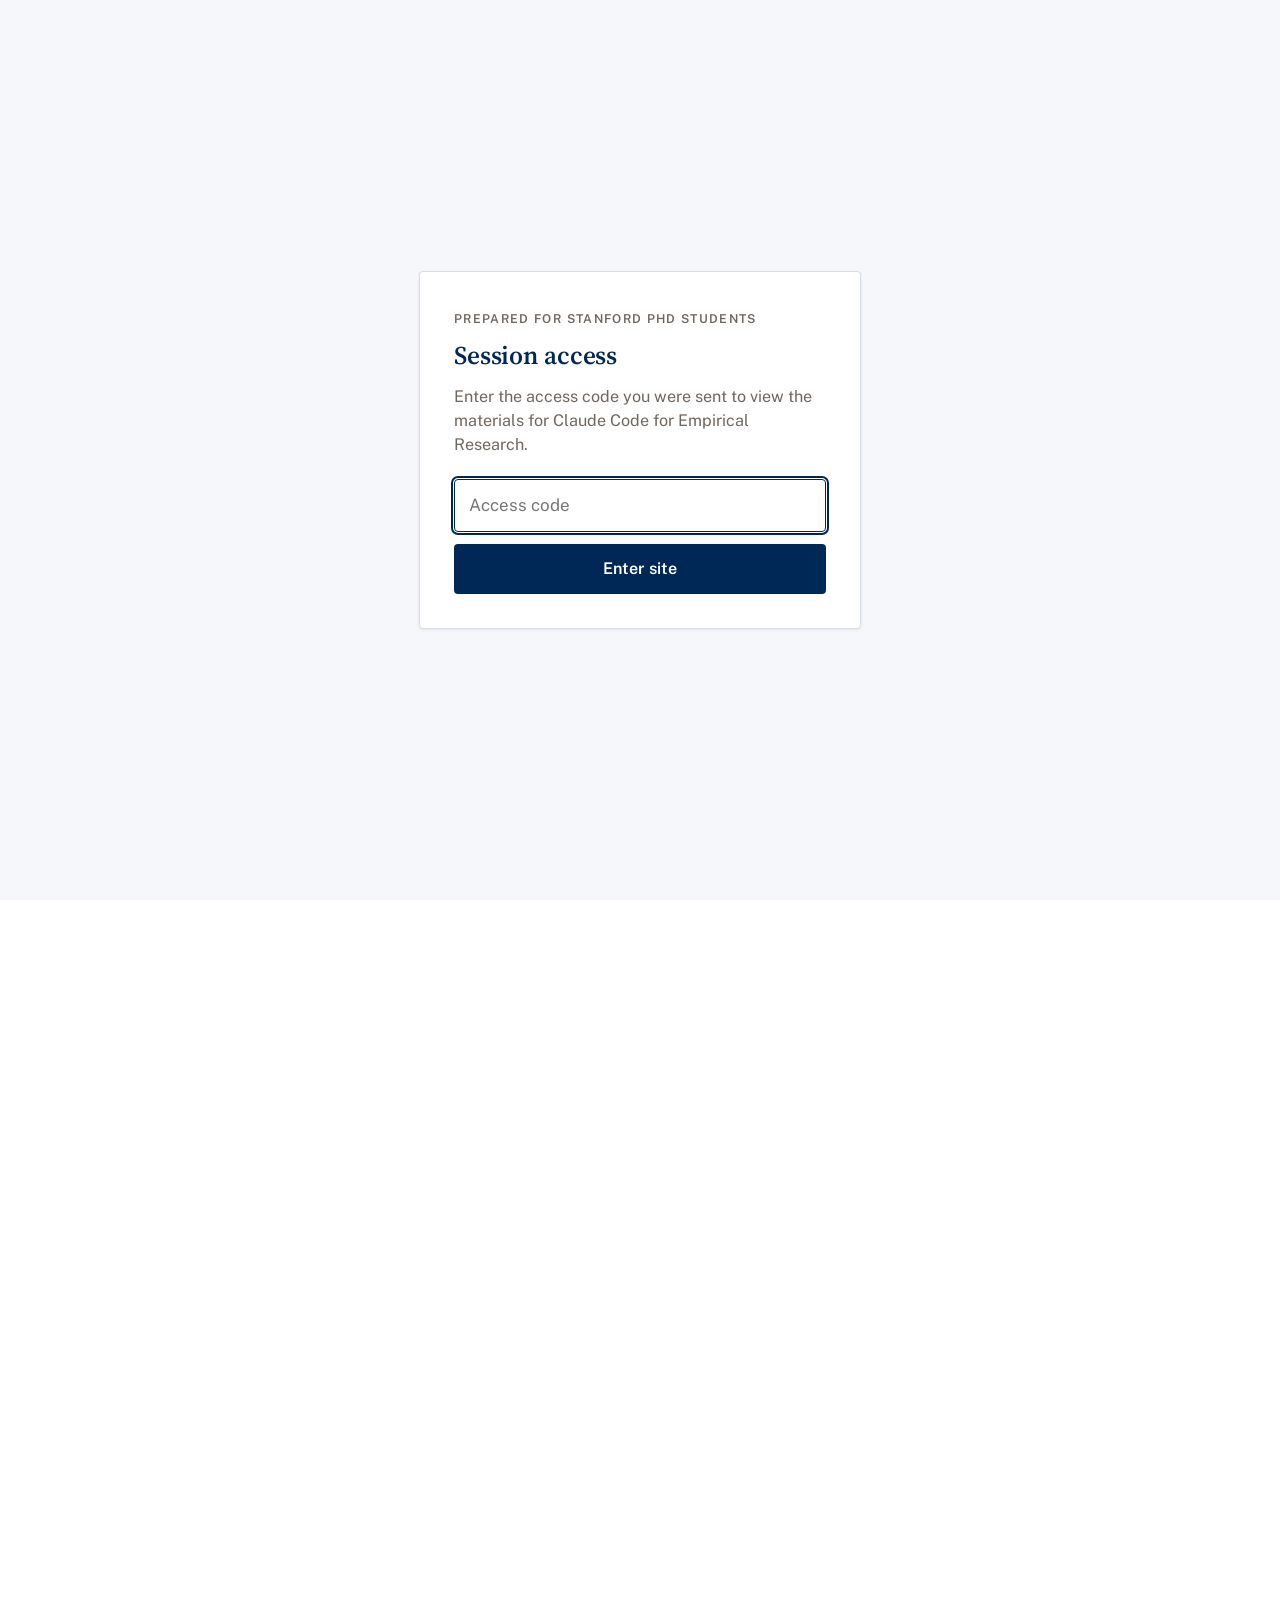
<file: exit-ticket.html>
<!DOCTYPE html>
<html xmlns="http://www.w3.org/1999/xhtml" lang="en" xml:lang="en"><head>

<meta charset="utf-8">
<meta name="generator" content="quarto-1.11.9">

<meta name="viewport" content="width=device-width, initial-scale=1.0, user-scalable=yes">


<title>Exit Ticket – Claude Code for Empirical Research</title>
<style>
/* Default styles provided by pandoc.
** See https://pandoc.org/MANUAL.html#variables-for-html for config info.
*/
span.smallcaps{font-variant: small-caps;}
div.columns{display: flex; gap: 1.5em;}
div.column{flex: auto;}
@media screen {
div.columns{gap: min(4vw, 1.5em);}
div.column{overflow-x: auto;}
}
div.hanging-indent{margin-left: 1.5em; text-indent: -1.5em;}
ul.task-list{list-style: none;}
ul.task-list li input[type="checkbox"] {
  width: 0.8em;
  margin: 0 0.8em 0.2em -1em; /* quarto-specific, see https://github.com/quarto-dev/quarto-cli/issues/4556 */ 
  vertical-align: middle;
}
</style>


<script src="site_libs/quarto-nav/quarto-nav.js"></script>
<script src="site_libs/quarto-nav/headroom.min.js"></script>
<script src="site_libs/clipboard/clipboard.min.js"></script>
<script src="site_libs/quarto-search/autocomplete.umd.js"></script>
<script src="site_libs/quarto-search/fuse.min.js"></script>
<script src="site_libs/quarto-search/quarto-search.js"></script>
<meta name="quarto:offset" content="./">
<script src="site_libs/quarto-html/quarto.js" type="module"></script>
<script src="site_libs/quarto-html/tabsets/tabsets.js" type="module"></script>
<script src="site_libs/quarto-html/scrollable-regions/scrollable-regions.js" type="module"></script>
<script src="site_libs/quarto-html/popper.min.js"></script>
<script src="site_libs/quarto-html/tippy.umd.min.js"></script>
<script src="site_libs/quarto-html/anchor.min.js"></script>
<link href="site_libs/quarto-html/tippy.css" rel="stylesheet">
<link href="site_libs/quarto-html/quarto-syntax-highlighting-edb21251485c8f189a9fa1ae4f27e142.css" rel="stylesheet" id="quarto-text-highlighting-styles">
<script src="site_libs/bootstrap/bootstrap.min.js"></script>
<link href="site_libs/bootstrap/bootstrap-icons.css" rel="stylesheet">
<link href="site_libs/bootstrap/bootstrap-d3f297e00d3865e8a106c56fdec8500d.min.css" rel="stylesheet" append-hash="true" id="quarto-bootstrap" data-mode="light">
<script id="quarto-search-options" type="application/json">{
  "location": "navbar",
  "copy-button": false,
  "collapse-after": 3,
  "panel-placement": "end",
  "type": "overlay",
  "limit": 50,
  "keyboard-shortcut": [
    "f",
    "/",
    "s"
  ],
  "show-item-context": false,
  "language": {
    "search-no-results-text": "No results",
    "search-matching-documents-text": "matching documents",
    "search-copy-link-title": "Copy link to search",
    "search-hide-matches-text": "Hide additional matches",
    "search-more-match-text": "more match in this document",
    "search-more-matches-text": "more matches in this document",
    "search-clear-button-title": "Clear",
    "search-text-placeholder": "",
    "search-detached-cancel-button-title": "Cancel",
    "search-submit-button-title": "Submit",
    "search-label": "Search"
  }
}</script>
<style>html{ scroll-behavior: smooth; }</style>
<style>
  html.access-locked body > *:not(#course-access-gate) { visibility: hidden !important; }
  #course-access-gate {
    display: none;
    position: fixed;
    inset: 0;
    z-index: 99999;
    align-items: center;
    justify-content: center;
    padding: 1.5rem;
    background: #f5f7fa;
  }
  html.access-locked #course-access-gate { display: flex; }
  #course-access-gate .gate-card {
    width: min(26rem, 100%);
    background: #fff;
    border: 1px solid #d8dee6;
    border-radius: 4px;
    padding: 2.25rem 2rem 2rem;
    box-shadow: 0 1px 3px rgba(0, 0, 0, 0.08);
  }
  #course-access-gate .gate-kicker {
    margin: 0 0 0.75rem;
    color: #6f665e;
    font-family: "Public Sans", -apple-system, "Helvetica Neue", Arial, sans-serif;
    font-size: 0.72rem;
    font-weight: 600;
    letter-spacing: 0.11em;
    text-transform: uppercase;
  }
  #course-access-gate h1 {
    margin: 0 0 0.75rem;
    color: #002856;
    font-family: "Source Serif 4", Georgia, "Times New Roman", serif;
    font-size: 1.5rem;
    font-weight: 600;
    border: 0;
    padding: 0;
  }
  #course-access-gate p {
    margin: 0 0 1.25rem;
    color: #6f665e;
    font-size: 0.95rem;
    line-height: 1.5;
  }
  #course-access-gate form {
    display: grid;
    gap: 0.75rem;
  }
  #course-access-gate label {
    position: absolute;
    width: 1px;
    height: 1px;
    overflow: hidden;
    clip: rect(0 0 0 0);
  }
  #course-access-gate input[type="password"] {
    width: 100%;
    border: 1px solid #b9c2ce;
    border-radius: 4px;
    padding: 0.7rem 0.8rem;
    font-size: 1rem;
    color: #212529;
  }
  #course-access-gate input[type="password"]:focus {
    outline: 2px solid #002856;
    outline-offset: 1px;
    border-color: #002856;
  }
  #course-access-gate button {
    border: 0;
    border-radius: 4px;
    background: #002856;
    color: #fff;
    padding: 0.7rem 1rem;
    font-size: 0.95rem;
    font-weight: 600;
    cursor: pointer;
  }
  #course-access-gate button:hover { background: #001a3a; }
  #course-access-gate button:focus-visible { outline: 2px solid #286DC0; outline-offset: 2px; }
  #course-access-gate .gate-error {
    display: none;
    margin: 0;
    color: #b83a4b;
    font-size: 0.875rem;
  }
  #course-access-gate.show-error .gate-error { display: block; }
</style>
<script>
(function () {
  var STORAGE_KEY = "ccstan_access_ok";
  // SHA-256 of the session access code (plaintext is not stored in the repo)
  var CODE_HASH = "c7930552f871810b3660d889163157cfca0f66eaf93325c3a09383f3051b338f";

  function unlock() {
    document.documentElement.classList.remove("access-locked");
    var gate = document.getElementById("course-access-gate");
    if (gate) gate.remove();
  }

  try {
    if (sessionStorage.getItem(STORAGE_KEY) === CODE_HASH) {
      return;
    }
  } catch (e) {}

  document.documentElement.classList.add("access-locked");

  async function sha256Hex(text) {
    var data = new TextEncoder().encode(text);
    var digest = await crypto.subtle.digest("SHA-256", data);
    return Array.from(new Uint8Array(digest))
      .map(function (b) { return b.toString(16).padStart(2, "0"); })
      .join("");
  }

  function mountGate() {
    if (document.getElementById("course-access-gate")) return;
    var gate = document.createElement("div");
    gate.id = "course-access-gate";
    gate.innerHTML =
      '<div class="gate-card" role="dialog" aria-modal="true" aria-labelledby="gate-title">' +
        '<p class="gate-kicker">Prepared for Stanford PhD students</p>' +
        '<h1 id="gate-title">Session access</h1>' +
        '<p>Enter the access code you were sent to view the materials for Claude Code for Empirical Research.</p>' +
        '<form id="course-access-form">' +
          '<label for="course-access-code">Access code</label>' +
          '<input id="course-access-code" name="code" type="password" autocomplete="current-password" required autofocus placeholder="Access code">' +
          '<p class="gate-error" id="course-access-error">That code is not correct.</p>' +
          '<button type="submit">Enter site</button>' +
        '</form>' +
      '</div>';
    document.body.appendChild(gate);

    var form = document.getElementById("course-access-form");
    var input = document.getElementById("course-access-code");
    form.addEventListener("submit", async function (event) {
      event.preventDefault();
      gate.classList.remove("show-error");
      var hash = await sha256Hex(input.value.trim());
      if (hash === CODE_HASH) {
        try { sessionStorage.setItem(STORAGE_KEY, CODE_HASH); } catch (e) {}
        unlock();
        return;
      }
      gate.classList.add("show-error");
      input.select();
    });
  }

  if (document.readyState === "loading") {
    document.addEventListener("DOMContentLoaded", mountGate);
  } else {
    mountGate();
  }
})();
</script>
<!-- Web fallback type stack from the course style guide (yale_som_style.md §2):
     Source Serif 4 headings, Public Sans body/UI, JetBrains Mono code. -->
<link rel="preconnect" href="https://fonts.googleapis.com">
<link rel="preconnect" href="https://fonts.gstatic.com" crossorigin="">
<link rel="stylesheet" href="https://fonts.googleapis.com/css2?family=JetBrains+Mono:wght@400;600&amp;family=Public+Sans:ital,wght@0,400;0,500;0,600;0,700;1,400&amp;family=Source+Serif+4:opsz,wght@8..60,500;8..60,600;8..60,700&amp;display=swap">


</head>

<body class="nav-fixed fullcontent quarto-light"><a id="quarto-skip-link" class="visually-hidden-focusable" href="#quarto-document-content">Skip to main content</a>

<div id="quarto-search-results"></div>
  <header id="quarto-header" class="headroom fixed-top">
    <nav class="navbar navbar-expand-lg " data-bs-theme="dark" aria-label="Site">
      <div class="navbar-container container-fluid">
      <div class="navbar-brand-container mx-auto">
    <a class="navbar-brand" href="./index.html">
    <span class="navbar-title">Claude Code for Empirical Research</span>
    </a>
  </div>
          <button class="navbar-toggler" type="button" data-bs-toggle="collapse" data-bs-target="#navbarCollapse" aria-controls="navbarCollapse" aria-expanded="false" aria-label="Toggle navigation" onclick="if (window.quartoToggleHeadroom) { window.quartoToggleHeadroom(); }">
  <span class="navbar-toggler-icon"></span>
</button>
          <div class="collapse navbar-collapse" id="navbarCollapse">
            <ul class="navbar-nav navbar-nav-scroll ms-auto">
  <li class="nav-item">
    <a class="nav-link" href="./index.html"> 
<span class="menu-text">Home</span></a>
  </li>  
  <li class="nav-item">
    <a class="nav-link" href="./before-class.html"> 
<span class="menu-text">Before Class</span></a>
  </li>  
  <li class="nav-item dropdown ">
    <a class="nav-link dropdown-toggle" href="#" id="nav-menu-session" role="link" data-bs-toggle="dropdown" aria-expanded="false">
 <span class="menu-text">Session</span>
    </a>
    <ul class="dropdown-menu dropdown-menu-end" aria-labelledby="nav-menu-session">    
        <li>
    <a class="dropdown-item" href="./session.html">
 <span class="dropdown-text">Agenda</span></a>
  </li>  
        <li>
    <a class="dropdown-item" href="./lab1.html">
 <span class="dropdown-text">Lab 1: FSDS to a verified figure</span></a>
  </li>  
        <li>
    <a class="dropdown-item" href="./lab2.html">
 <span class="dropdown-text">Lab 2: Skill and verification drills</span></a>
  </li>  
        <li>
    <a class="dropdown-item" href="./exit-ticket.html">
 <span class="dropdown-text">Exit ticket</span></a>
  </li>  
    </ul>
  </li>
  <li class="nav-item">
    <a class="nav-link" href="./readings.html"> 
<span class="menu-text">Readings</span></a>
  </li>  
  <li class="nav-item">
    <a class="nav-link" href="./after-class.html"> 
<span class="menu-text">After Class</span></a>
  </li>  
  <li class="nav-item">
    <a class="nav-link" href="./about.html"> 
<span class="menu-text">About</span></a>
  </li>  
</ul>
          </div> <!-- /navcollapse -->
            <div class="quarto-navbar-tools">
</div>
            <div id="quarto-search" class="" title="Search"></div>
      </div> <!-- /container-fluid -->
    </nav>
</header>
<!-- content -->
<div id="quarto-content" class="quarto-container page-columns page-rows-contents page-layout-article page-navbar">
<!-- sidebar -->
<!-- margin-sidebar -->
    
<!-- main -->
<main class="content" id="quarto-document-content" tabindex="-1">

<header id="title-block-header" class="quarto-title-block default">
<div class="quarto-title">
<h1 class="title">Exit Ticket</h1>
</div>



<div class="quarto-title-meta">

    
  
    
  </div>
  


</header>


<p>Fill this in during the last five minutes of class. One or two sentences per question is enough. Be specific. When you’re done, press <strong>Email my answers</strong> and send the message that opens. If no mail app opens, press <strong>Copy my answers</strong> and paste them into an email to <a href="mailto:john.m.barrios@yale.edu" class="email">john.m.barrios@yale.edu</a>.</p>
<p>Your answers are saved in this browser as you type, so you can close the tab and come back to them.</p>
<form id="xt" class="xt" autocomplete="off">
  <div class="xt-row">
    <label>Name<input type="text" name="name"></label>
    <label>Tier you ran in Lab 1
      <select name="tier"><option value="">Choose one</option><option>Base</option><option>Standard</option><option>Stretch</option></select>
    </label>
  </div>

  <label class="xt-q"><b>1. One thing that broke today, and how you found out.</b>
    <span class="xt-hint">An install step, a tag, a join, a figure, a skill that didn't fire, a check that failed. Say what you saw that told you.</span>
    <textarea name="q1" rows="4"></textarea></label>

  <label class="xt-q"><b>2. One thing you will verify next time before you trust a similar result.</b>
    <span class="xt-hint">Name the check and the source you would check against.</span>
    <textarea name="q2" rows="4"></textarea></label>

  <label class="xt-q"><b>3. One research task you will delegate to an agent from now on.</b>
    <span class="xt-hint">Name a real task from your own work, not a category.</span>
    <textarea name="q3" rows="4"></textarea></label>

  <label class="xt-q"><b>4. One research task you will not delegate, and why.</b>
    <textarea name="q4" rows="4"></textarea></label>

  <label class="xt-q"><b>Optional: the one-sentence research question you brought. Did today change how you would build it?</b>
    <textarea name="q5" rows="3"></textarea></label>

  <div class="xt-actions">
    <a class="btn" id="xt-mail" href="#">Email my answers</a>
    <button type="button" class="btn btn-outline-secondary" id="xt-copy">Copy my answers</button>
    <span id="xt-msg" class="xt-msg" role="status"></span>
  </div>
</form>

<style>
.xt{display:grid;gap:1.1rem;margin-top:1rem}
.xt label{display:grid;gap:.3rem;font-weight:500}
.xt-row{display:grid;grid-template-columns:minmax(0,2fr) minmax(0,1fr);gap:1rem}
@media (max-width:600px){.xt-row{grid-template-columns:minmax(0,1fr)}}
.xt input,.xt select,.xt textarea{font:inherit;font-weight:400;width:100%;padding:.5rem .65rem;border:1px solid #c9cfd8;border-radius:6px;background:#fff;color:inherit}
.xt textarea{resize:vertical;min-height:5.5rem}
.xt input:focus,.xt select:focus,.xt textarea:focus{outline:2px solid #286dc0;outline-offset:1px;border-color:#286dc0}
.xt-hint{font-weight:400;font-size:.9rem;color:#6f665e}
.xt-actions{display:flex;flex-wrap:wrap;align-items:center;gap:.75rem;margin-top:.25rem}
.xt-msg{font-size:.9rem;color:#6f665e}
</style>

<script>
(function () {
  var form = document.getElementById("xt"), KEY = "stanford-exit-ticket";
  var fields = ["name", "tier", "q1", "q2", "q3", "q4", "q5"];
  var labels = {name: "Name", tier: "Tier", q1: "1. What broke, and how I found out",
    q2: "2. What I will verify next time", q3: "3. A task I will delegate",
    q4: "4. A task I won't delegate, and why", q5: "Optional: my research question"};
  try {
    var saved = JSON.parse(localStorage.getItem(KEY) || "{}");
    fields.forEach(function (f) { if (saved[f]) form.elements[f].value = saved[f]; });
  } catch (e) {}
  form.addEventListener("input", function () {
    var d = {}; fields.forEach(function (f) { d[f] = form.elements[f].value; });
    try { localStorage.setItem(KEY, JSON.stringify(d)); } catch (e) {}
  });
  function text() {
    return fields.map(function (f) {
      return labels[f] + ":\n" + (form.elements[f].value.trim() || "(blank)");
    }).join("\n\n");
  }
  function msg(s) { document.getElementById("xt-msg").textContent = s; }
  document.getElementById("xt-mail").addEventListener("click", function (e) {
    e.preventDefault();
    var who = form.elements.name.value.trim();
    var subject = "Exit ticket, Stanford Nov 3" + (who ? " (" + who + ")" : "");
    location.href = "mailto:john.m.barrios@yale.edu?subject=" + encodeURIComponent(subject) +
      "&body=" + encodeURIComponent(text());
    msg("Your mail app should open with your answers. Press send there.");
  });
  document.getElementById("xt-copy").addEventListener("click", function () {
    var t = text();
    function fallback() {
      var ta = document.createElement("textarea"); ta.value = t; document.body.appendChild(ta);
      ta.select(); var ok = false; try { ok = document.execCommand("copy"); } catch (e) {}
      document.body.removeChild(ta);
      msg(ok ? "Copied. Paste into an email to john.m.barrios@yale.edu." : "Copy failed: select your answers and copy them by hand.");
    }
    try {
      navigator.clipboard.writeText(t).then(function () {
        msg("Copied. Paste into an email to john.m.barrios@yale.edu.");
      }, fallback);
    } catch (e) { fallback(); }
  });
})();
</script>



</main> <!-- /main -->
<script>
/* Lab checklists: remember ticked boxes per page in this browser only
   (convenience, not a record), and add a small progress line + reset. */
(function () {
  function init() {
    var lists = document.querySelectorAll("main ul.task-list");
    if (!lists.length) return;
    var key = "ccstan_checklist:" + location.pathname;
    var saved = {};
    try { saved = JSON.parse(localStorage.getItem(key) || "{}") || {}; } catch (e) {}

    lists.forEach(function (ul, li) {
      var boxes = ul.querySelectorAll('input[type="checkbox"]');
      var status = document.createElement("p");
      status.className = "checklist-status";
      status.setAttribute("aria-live", "polite");

      function refresh() {
        var n = 0;
        boxes.forEach(function (b) {
          var item = b.closest("li");
          if (item) item.classList.toggle("is-checked", b.checked);
          if (b.checked) n++;
        });
        status.firstChild.nodeValue = n + " of " + boxes.length + " checked ";
      }

      status.appendChild(document.createTextNode(""));
      var reset = document.createElement("button");
      reset.type = "button";
      reset.className = "checklist-reset";
      reset.textContent = "Clear";
      status.appendChild(reset);

      boxes.forEach(function (b, bi) {
        var id = li + ":" + bi;
        if (saved[id]) b.checked = true;
        b.addEventListener("change", function () {
          saved[id] = b.checked;
          try { localStorage.setItem(key, JSON.stringify(saved)); } catch (e) {}
          refresh();
        });
      });
      reset.addEventListener("click", function () {
        boxes.forEach(function (b, bi) { b.checked = false; saved[li + ":" + bi] = false; });
        try { localStorage.setItem(key, JSON.stringify(saved)); } catch (e) {}
        refresh();
      });

      ul.parentNode.insertBefore(status, ul.nextSibling);
      refresh();
    });
  }
  if (document.readyState === "loading") {
    document.addEventListener("DOMContentLoaded", init);
  } else {
    init();
  }
})();
</script>
<script>
/* Session video: show captions in a strip under the player instead of on
   top of the slide, where they collided with slide text and with the
   controls after a seek. Full screen falls back to the browser's own
   captions. The player's CC button still turns captions on and off. */
(function () {
  function setup(v) {
    var frame = v.closest(".module-video__frame");
    var track = null;
    for (var i = 0; i < v.textTracks.length; i++) {
      var t = v.textTracks[i];
      if (t.kind === "captions" || t.kind === "subtitles") { track = t; break; }
    }
    if (!frame || !track) return;

    var strip = document.createElement("div");
    strip.className = "module-video__captions";
    frame.insertAdjacentElement("afterend", strip);

    var wantOn = track.mode !== "disabled";
    var internal = false;

    function isFull() {
      return document.fullscreenElement === v ||
             document.webkitFullscreenElement === v ||
             v.webkitDisplayingFullscreen === true;
    }
    function setMode(m) {
      if (track.mode === m) return;
      internal = true;
      track.mode = m;
      setTimeout(function () { internal = false; }, 0);
    }
    function render() {
      strip.hidden = !wantOn || isFull();
      strip.textContent = "";
      if (strip.hidden || !track.activeCues) return;
      for (var i = 0; i < track.activeCues.length; i++) {
        var line = document.createElement("span");
        line.className = "module-video__caption-line";
        line.appendChild(track.activeCues[i].getCueAsHTML());
        strip.appendChild(line);
      }
    }
    function sync() {
      if (isFull()) setMode(wantOn ? "showing" : "disabled");
      else setMode(wantOn ? "hidden" : "disabled");
      render();
    }

    v.textTracks.addEventListener("change", function () {
      if (internal) return;
      if (isFull()) {
        wantOn = track.mode === "showing";
      } else if (track.mode === "showing") {
        // The CC button only ever turns the track to "showing"; treat it as a toggle.
        wantOn = !wantOn;
      } else if (track.mode === "disabled") {
        wantOn = false;
      }
      sync();
    });
    track.addEventListener("cuechange", render);
    ["seeked", "loadedmetadata"].forEach(function (e) { v.addEventListener(e, render); });
    ["fullscreenchange", "webkitfullscreenchange"].forEach(function (e) {
      document.addEventListener(e, sync);
    });
    ["webkitbeginfullscreen", "webkitendfullscreen"].forEach(function (e) {
      v.addEventListener(e, function () { setTimeout(sync, 0); });
    });
    sync();
  }
  function init() {
    document.querySelectorAll(".module-video video").forEach(setup);
  }
  if (document.readyState === "loading") {
    document.addEventListener("DOMContentLoaded", init);
  } else {
    init();
  }
})();
</script>
<script id="quarto-html-after-body" type="application/javascript">
  window.document.addEventListener("DOMContentLoaded", function (event) {
    const icon = "";
    const anchorJS = new window.AnchorJS();
    anchorJS.options = {
      placement: 'right',
      icon: icon
    };
    anchorJS.add('.anchored');
    const isCodeAnnotation = (el) => {
      for (const clz of el.classList) {
        if (clz.startsWith('code-annotation-')) {                     
          return true;
        }
      }
      return false;
    }
    const onCopySuccess = function(e) {
      // button target
      const button = e.trigger;
      // don't keep focus
      button.blur();
      // flash "checked"
      button.classList.add('code-copy-button-checked');
      var currentTitle = button.getAttribute("title");
      button.setAttribute("title", "Copied!");
      let tooltip;
      if (window.bootstrap) {
        button.setAttribute("data-bs-toggle", "tooltip");
        button.setAttribute("data-bs-placement", "left");
        button.setAttribute("data-bs-title", "Copied!");
        tooltip = new bootstrap.Tooltip(button, 
          { trigger: "manual", 
            customClass: "code-copy-button-tooltip",
            offset: [0, -8]});
        tooltip.show();    
      }
      setTimeout(function() {
        if (tooltip) {
          tooltip.hide();
          button.removeAttribute("data-bs-title");
          button.removeAttribute("data-bs-toggle");
          button.removeAttribute("data-bs-placement");
        }
        button.setAttribute("title", currentTitle);
        button.classList.remove('code-copy-button-checked');
      }, 1000);
      // clear code selection
      e.clearSelection();
    }
    const getTextToCopy = function(trigger) {
      const outerScaffold = trigger.parentElement.cloneNode(true);
      const codeEl = outerScaffold.querySelector('code');
      for (const childEl of codeEl.children) {
        if (isCodeAnnotation(childEl)) {
          childEl.remove();
        }
      }
      return codeEl.innerText;
    }
    const clipboard = new window.ClipboardJS('.code-copy-button:not([data-in-quarto-modal])', {
      text: getTextToCopy
    });
    clipboard.on('success', onCopySuccess);
    if (window.document.getElementById('quarto-embedded-source-code-modal')) {
      const clipboardModal = new window.ClipboardJS('.code-copy-button[data-in-quarto-modal]', {
        text: getTextToCopy,
        container: window.document.getElementById('quarto-embedded-source-code-modal')
      });
      clipboardModal.on('success', onCopySuccess);
    }
      var localhostRegex = new RegExp(/^(?:http|https):\/\/localhost\:?[0-9]*\//);
      var mailtoRegex = new RegExp(/^mailto:/);
        var filterRegex = new RegExp("https:\/\/johnmbarrios\.com\/claude-code-stanford\/");
      var isInternal = (href) => {
          return filterRegex.test(href) || localhostRegex.test(href) || mailtoRegex.test(href);
      }
      // Inspect non-navigation links and adorn them if external
      window.quartoDecorateExternalLinks = function (root) {
     var links = (root || window.document).querySelectorAll('a[href]:not(.nav-link):not(.navbar-brand):not(.toc-action):not(.sidebar-link):not(.sidebar-item-toggle):not(.pagination-link):not(.no-external):not([aria-hidden]):not(.dropdown-item):not(.quarto-navigation-tool):not(.about-link)');
      for (var i=0; i<links.length; i++) {
        const link = links[i];
        if (!isInternal(link.href)) {
          // undo the damage that might have been done by quarto-nav.js in the case of
          // links that we want to consider external
          if (link.dataset.originalHref !== undefined) {
            link.href = link.dataset.originalHref;
          }
          if (!link.classList.contains('no-external-icon')) {
          }
        }
      }
      };
      window.quartoDecorateExternalLinks(window.document);
    // Esc closes the popup (WCAG 1.4.13) and focus leaving both trigger and
    // popup closes it (WCAG 2.4.11); tippy handles neither for interactive popups.
    const hideOnEscAndFocusOut = {
      name: 'hideOnEscAndFocusOut',
      defaultValue: true,
      fn(instance) {
        const dismiss = () => {
          // A show scheduled by the trigger delay would otherwise reopen it
          instance.clearDelayTimeouts();
          instance.hide();
        };
        const onKeyDown = (event) => {
          if (event.key !== 'Escape') {
            return;
          }
          // Keep Esc from also reaching page handlers (e.g. reveal.js overview),
          // except an open reveal.js slide menu, which Esc should close too.
          // The menu handles keys only when its keyboard option is on.
          const menuHandlesEsc = window.Reveal?.getPlugin?.('menu')?.isOpen() &&
            window.Reveal.getConfig().menu?.keyboard !== false;
          if (!menuHandlesEsc) {
            event.stopPropagation();
          }
          if (instance.popper.contains(window.document.activeElement)) {
            // Disabled while refocusing so the focus trigger does not reopen it
            instance.disable();
            instance.reference.focus();
            instance.enable();
          }
          dismiss();
        };
        const onFocusOut = (event) => {
          const target = event.relatedTarget;
          if (target && !instance.reference.contains(target) &&
              !instance.popper.contains(target)) {
            dismiss();
          }
        };
        // On the trigger too: a click trigger (code-annotations: select) has no
        // blur handling. Attached for the instance's lifetime so leaving the
        // trigger also cancels a show still pending on the trigger delay.
        instance.reference.addEventListener('focusout', onFocusOut);
        return {
          onShow() {
            window.document.addEventListener('keydown', onKeyDown, true);
            instance.popper.addEventListener('focusout', onFocusOut);
          },
          onHide() {
            window.document.removeEventListener('keydown', onKeyDown, true);
            instance.popper.removeEventListener('focusout', onFocusOut);
          },
          onDestroy() {
            instance.reference.removeEventListener('focusout', onFocusOut);
          },
        };
      },
    };
    function tippyHover(el, contentFn, onTriggerFn, onUntriggerFn) {
      const config = {
        allowHTML: true,
        maxWidth: 500,
        delay: 100,
        arrow: false,
        appendTo: function(el) {
            return el.parentElement;
        },
        interactive: true,
        interactiveBorder: 10,
        theme: 'quarto',
        placement: 'bottom-start',
        plugins: [hideOnEscAndFocusOut],
      };
      if (contentFn) {
        config.content = contentFn;
      }
      if (onTriggerFn) {
        config.onTrigger = onTriggerFn;
      }
      if (onUntriggerFn) {
        config.onUntrigger = onUntriggerFn;
      }
      window.tippy(el, config); 
    }
    const noterefs = window.document.querySelectorAll('a[role="doc-noteref"]');
    for (var i=0; i<noterefs.length; i++) {
      const ref = noterefs[i];
      tippyHover(ref, function() {
        // use id or data attribute instead here
        let href = ref.getAttribute('data-footnote-href') || ref.getAttribute('href');
        try { href = new URL(href).hash; } catch {}
        const id = href.replace(/^#\/?/, "");
        const note = window.document.getElementById(id);
        if (note) {
          return note.innerHTML;
        } else {
          return "";
        }
      });
    }
    const xrefs = window.document.querySelectorAll('a.quarto-xref');
    const processXRef = (id, note) => {
      // Strip column container classes
      const stripColumnClz = (el) => {
        el.classList.remove("page-full", "page-columns");
        if (el.children) {
          for (const child of el.children) {
            stripColumnClz(child);
          }
        }
      }
      stripColumnClz(note)
      if (id === null || id.startsWith('sec-')) {
        // Special case sections, only their first couple elements
        const container = document.createElement("div");
        if (note.children && note.children.length > 2) {
          container.appendChild(note.children[0].cloneNode(true));
          for (let i = 1; i < note.children.length; i++) {
            const child = note.children[i];
            if (child.tagName === "P" && child.innerText === "") {
              continue;
            } else {
              container.appendChild(child.cloneNode(true));
              break;
            }
          }
          if (window.Quarto?.typesetMath) {
            window.Quarto.typesetMath(container);
          }
          return container.innerHTML
        } else {
          if (window.Quarto?.typesetMath) {
            window.Quarto.typesetMath(note);
          }
          return note.innerHTML;
        }
      } else {
        // Remove any anchor links if they are present
        const anchorLink = note.querySelector('a.anchorjs-link');
        if (anchorLink) {
          anchorLink.remove();
        }
        if (window.Quarto?.typesetMath) {
          window.Quarto.typesetMath(note);
        }
        if (note.classList.contains("callout")) {
          return note.outerHTML;
        } else {
          return note.innerHTML;
        }
      }
    }
    for (var i=0; i<xrefs.length; i++) {
      const xref = xrefs[i];
      tippyHover(xref, undefined, function(instance) {
        instance.disable();
        let url = xref.getAttribute('href');
        let hash = undefined; 
        if (url.startsWith('#')) {
          hash = url;
        } else {
          try { hash = new URL(url).hash; } catch {}
        }
        if (hash) {
          const id = hash.replace(/^#\/?/, "");
          const note = window.document.getElementById(id);
          if (note !== null) {
            try {
              const html = processXRef(id, note.cloneNode(true));
              instance.setContent(html);
            } finally {
              instance.enable();
              instance.show();
            }
          } else {
            // See if we can fetch this
            fetch(url.split('#')[0])
            .then(res => res.text())
            .then(html => {
              const parser = new DOMParser();
              const htmlDoc = parser.parseFromString(html, "text/html");
              const note = htmlDoc.getElementById(id);
              if (note !== null) {
                const html = processXRef(id, note);
                instance.setContent(html);
              } 
            }).finally(() => {
              instance.enable();
              instance.show();
            });
          }
        } else {
          // See if we can fetch a full url (with no hash to target)
          // This is a special case and we should probably do some content thinning / targeting
          fetch(url)
          .then(res => res.text())
          .then(html => {
            const parser = new DOMParser();
            const htmlDoc = parser.parseFromString(html, "text/html");
            const note = htmlDoc.querySelector('main.content');
            if (note !== null) {
              // This should only happen for chapter cross references
              // (since there is no id in the URL)
              // remove the first header
              if (note.children.length > 0 && note.children[0].tagName === "HEADER") {
                note.children[0].remove();
              }
              const html = processXRef(null, note);
              instance.setContent(html);
            } 
          }).finally(() => {
            instance.enable();
            instance.show();
          });
        }
      }, function(instance) {
      });
    }
        let selectedAnnoteEl;
        const selectorForAnnotation = ( cell, annotation) => {
          let cellAttr = 'data-code-cell="' + cell + '"';
          let lineAttr = 'data-code-annotation="' +  annotation + '"';
          const selector = 'span[' + cellAttr + '][' + lineAttr + ']';
          return selector;
        }
        const selectCodeLines = (annoteEl) => {
          const doc = window.document;
          const targetCell = annoteEl.getAttribute("data-target-cell");
          const targetAnnotation = annoteEl.getAttribute("data-target-annotation");
          const annoteSpan = window.document.querySelector(selectorForAnnotation(targetCell, targetAnnotation));
          const lines = annoteSpan.getAttribute("data-code-lines").split(",");
          const lineIds = lines.map((line) => {
            return targetCell + "-" + line;
          })
          // Each band is positioned against its own containing block, which is
          // not the offsetParent of the lines, so place it from client rects.
          const placeBand = (band, firstEl, lastEl, codeBlock) => {
            const container = band.offsetParent;
            if (container === null) {
              return;
            }
            const containerRect = container.getBoundingClientRect();
            // Reveal.js scales slides with a transform, so convert client
            // pixels back to the CSS pixels of the container.
            const scale = containerRect.height / container.offsetHeight || 1;
            const firstRect = firstEl.getBoundingClientRect();
            const lastRect = lastEl.getBoundingClientRect();
            const top = (firstRect.top - containerRect.top) / scale - container.clientTop + container.scrollTop;
            const height = (lastRect.bottom - firstRect.top) / scale;
            band.style.top = top - 2 + "px";
            band.style.height = height + 4 + "px";
            if (codeBlock) {
              // Without the copy button wrapper, the containing block is wider
              // than the code block, so span the code block explicitly.
              const blockRect = codeBlock.getBoundingClientRect();
              band.style.left = (blockRect.left - containerRect.left) / scale - container.clientLeft + container.scrollLeft + "px";
              band.style.width = blockRect.width / scale + "px";
            }
          };
          if (lineIds.length > 0) {
            const el = window.document.getElementById(lineIds[0]);
            const lastEl = window.document.getElementById(lineIds[lineIds.length - 1]);
            const parent = el.parentElement.parentElement;
            // cook up a div (if necessary) and position it
            let div = window.document.getElementById("code-annotation-line-highlight");
            if (div === null) {
              div = window.document.createElement("div");
              div.setAttribute("id", "code-annotation-line-highlight");
              div.style.position = 'absolute';
              parent.appendChild(div);
            }
            placeBand(div, el, lastEl, parent.closest("div.sourceCode") || parent);
            let gutterDiv = window.document.getElementById("code-annotation-line-highlight-gutter");
            if (gutterDiv === null) {
              gutterDiv = window.document.createElement("div");
              gutterDiv.setAttribute("id", "code-annotation-line-highlight-gutter");
              gutterDiv.style.position = 'absolute';
              const codeCell = window.document.getElementById(targetCell);
              const gutter = codeCell.querySelector('.code-annotation-gutter');
              gutter.appendChild(gutterDiv);
            }
            placeBand(gutterDiv, el, lastEl);
            selectedAnnoteEl = annoteEl;
          }
        };
        const unselectCodeLines = () => {
          const elementsIds = ["code-annotation-line-highlight", "code-annotation-line-highlight-gutter"];
          elementsIds.forEach((elId) => {
            const div = window.document.getElementById(elId);
            if (div) {
              div.remove();
            }
          });
          selectedAnnoteEl = undefined;
        };
          // Handle positioning of the toggle
      window.addEventListener(
        "resize",
        throttle(() => {
          elRect = undefined;
          if (selectedAnnoteEl) {
            selectCodeLines(selectedAnnoteEl);
          }
        }, 10)
      );
      function throttle(fn, ms) {
      let throttle = false;
      let timer;
        return (...args) => {
          if(!throttle) { // first call gets through
              fn.apply(this, args);
              throttle = true;
          } else { // all the others get throttled
              if(timer) clearTimeout(timer); // cancel #2
              timer = setTimeout(() => {
                fn.apply(this, args);
                timer = throttle = false;
              }, ms);
          }
        };
      }
        // Attach click handler to the DT
        const annoteDls = window.document.querySelectorAll('dt[data-target-cell]');
        for (const annoteDlNode of annoteDls) {
          annoteDlNode.addEventListener('click', (event) => {
            const clickedEl = event.target;
            if (clickedEl !== selectedAnnoteEl) {
              unselectCodeLines();
              const activeEl = window.document.querySelector('dt[data-target-cell].code-annotation-active');
              if (activeEl) {
                activeEl.classList.remove('code-annotation-active');
              }
              selectCodeLines(clickedEl);
              clickedEl.classList.add('code-annotation-active');
            } else {
              // Unselect the line
              unselectCodeLines();
              clickedEl.classList.remove('code-annotation-active');
            }
          });
        }
    const findCites = (el) => {
      const parentEl = el.parentElement;
      if (parentEl) {
        const cites = parentEl.dataset.cites;
        if (cites) {
          return {
            el,
            cites: cites.split(' ')
          };
        } else {
          return findCites(el.parentElement)
        }
      } else {
        return undefined;
      }
    };
    var bibliorefs = window.document.querySelectorAll('a[role="doc-biblioref"]');
    for (var i=0; i<bibliorefs.length; i++) {
      const ref = bibliorefs[i];
      const citeInfo = findCites(ref);
      if (citeInfo) {
        tippyHover(citeInfo.el, function() {
          var popup = window.document.createElement('div');
          citeInfo.cites.forEach(function(cite) {
            var citeDiv = window.document.createElement('div');
            citeDiv.classList.add('hanging-indent');
            citeDiv.classList.add('csl-entry');
            var biblioDiv = window.document.getElementById('ref-' + cite);
            if (biblioDiv) {
              citeDiv.innerHTML = biblioDiv.innerHTML;
            }
            popup.appendChild(citeDiv);
          });
          return popup.innerHTML;
        });
      }
    }
  });
  </script>
  <script type="application/javascript">
  window.quartoScrollableRegionsLabels = {"code":"Scrollable code","output":"Scrollable output"};
  </script>
</div> <!-- /content -->
<footer class="footer">
  <div class="nav-footer">
    <div class="nav-footer-left">
      &nbsp;
    </div>   
    <div class="nav-footer-center">
      <ul class="footer-items list-unstyled">
    <li class="nav-item">
 John Barrios · Yale School of Management · Prepared for Stanford PhD students · 
  </li>  
    <li class="nav-item">
    <a class="nav-link" href="./about.html">
<p>About</p>
</a>
  </li>  
</ul>
    </div>
    <div class="nav-footer-right">
      &nbsp;
    </div>
  </div>
</footer>




<script src="site_libs/quarto-html/zenscroll-min.js"></script>
</body></html>
</file>
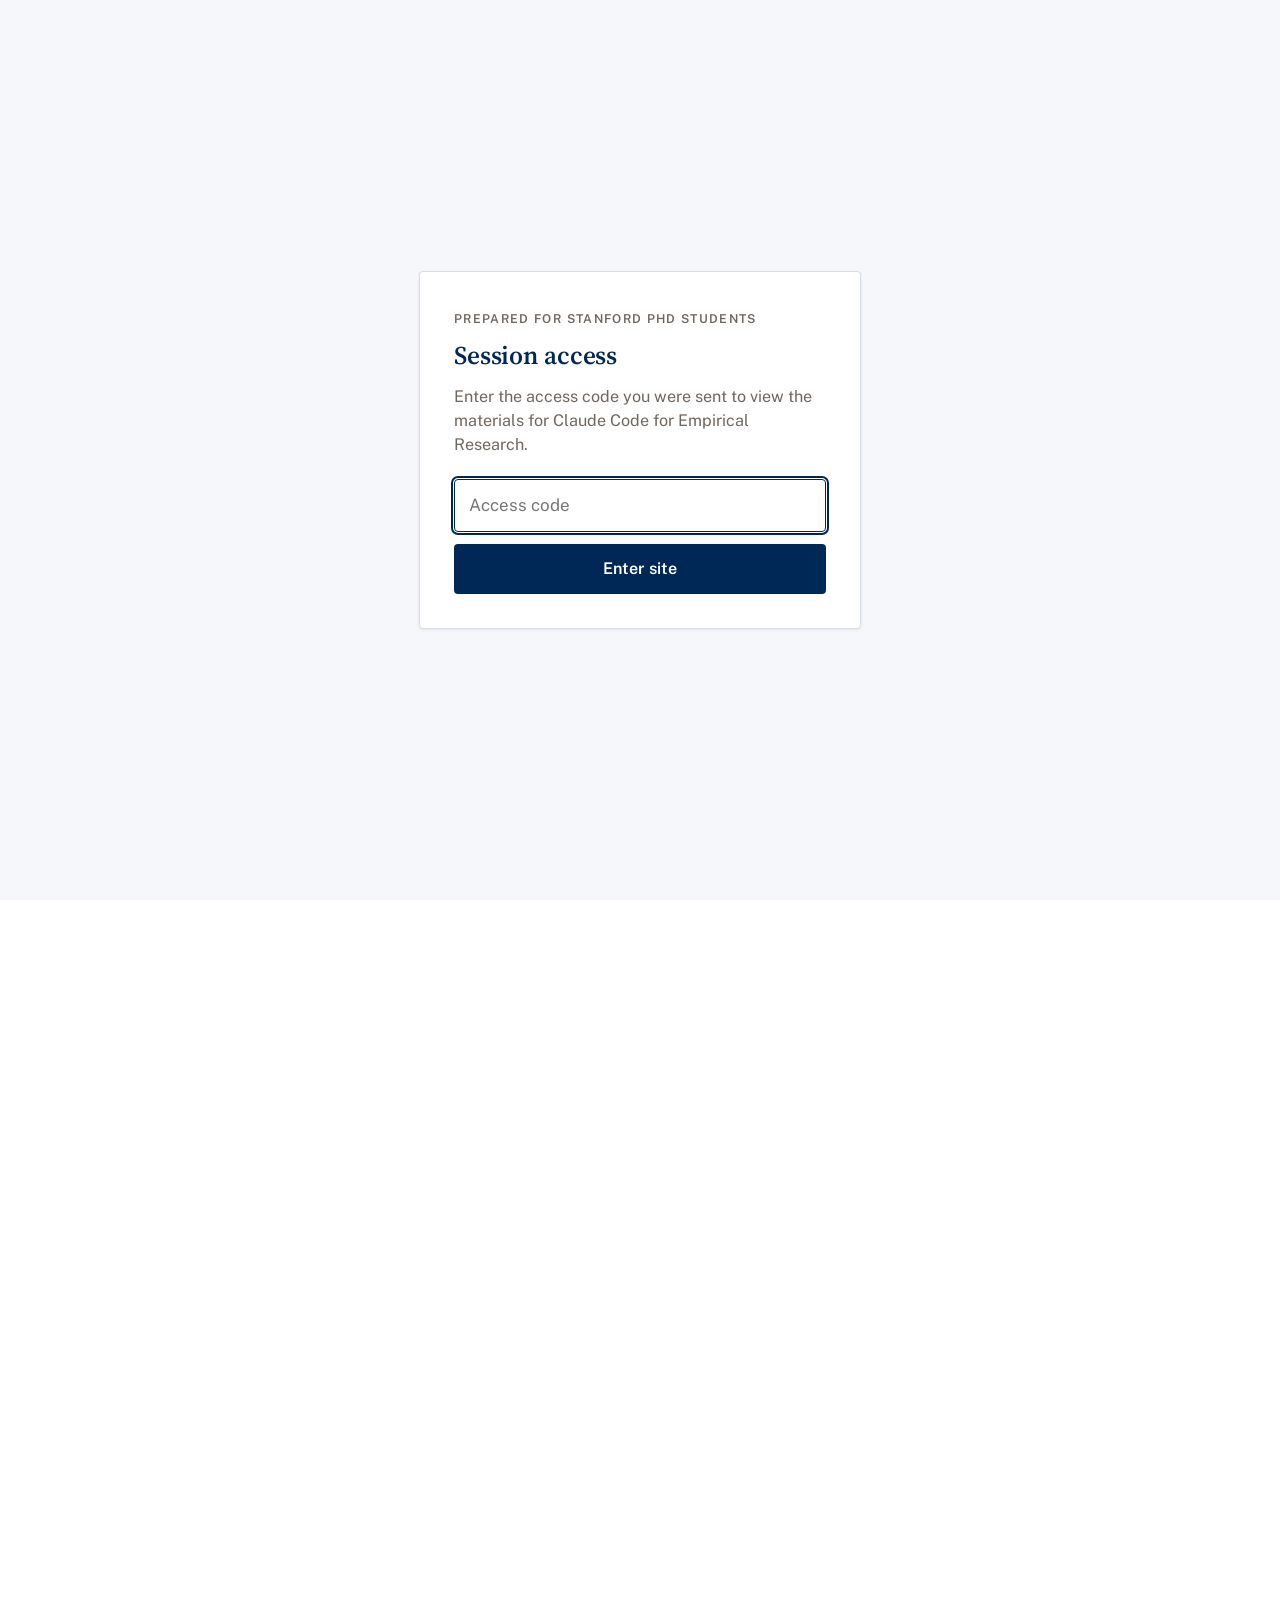
<file: lab1.html>
<!DOCTYPE html>
<html xmlns="http://www.w3.org/1999/xhtml" lang="en" xml:lang="en"><head>

<meta charset="utf-8">
<meta name="generator" content="quarto-1.11.9">

<meta name="viewport" content="width=device-width, initial-scale=1.0, user-scalable=yes">


<title>Lab 1: From FSDS to a Verified Figure – Claude Code for Empirical Research</title>
<style>
/* Default styles provided by pandoc.
** See https://pandoc.org/MANUAL.html#variables-for-html for config info.
*/
span.smallcaps{font-variant: small-caps;}
div.columns{display: flex; gap: 1.5em;}
div.column{flex: auto;}
@media screen {
div.columns{gap: min(4vw, 1.5em);}
div.column{overflow-x: auto;}
}
div.hanging-indent{margin-left: 1.5em; text-indent: -1.5em;}
ul.task-list{list-style: none;}
ul.task-list li input[type="checkbox"] {
  width: 0.8em;
  margin: 0 0.8em 0.2em -1em; /* quarto-specific, see https://github.com/quarto-dev/quarto-cli/issues/4556 */ 
  vertical-align: middle;
}
/* CSS for syntax highlighting */
html { -webkit-text-size-adjust: 100%; }
pre > code.sourceCode { white-space: pre; position: relative; }
pre > code.sourceCode > span { display: inline-block; line-height: 1.25; }
pre > code.sourceCode > span:empty { height: 1.2em; }
.sourceCode { overflow: visible; }
code.sourceCode > span { color: inherit; text-decoration: inherit; }
div.sourceCode { margin: 1em 0; }
pre.sourceCode { margin: 0; }
@media screen {
div.sourceCode { overflow: auto; }
}
@media print {
pre > code.sourceCode { white-space: pre-wrap; }
pre > code.sourceCode > span { text-indent: -5em; padding-left: 5em; }
}
pre.numberSource code
  { counter-reset: source-line 0; }
pre.numberSource code > span
  { position: relative; left: -4em; counter-increment: source-line; }
pre.numberSource code > span > a:first-child::before
  { content: counter(source-line);
    position: relative; left: -1em; text-align: right; vertical-align: baseline;
    border: none; display: inline-block;
    -webkit-touch-callout: none; -webkit-user-select: none;
    -khtml-user-select: none; -moz-user-select: none;
    -ms-user-select: none; user-select: none;
    padding: 0 4px; width: 4em;
  }
pre.numberSource { margin-left: 3em;  padding-left: 4px; }
div.sourceCode
  {   }
@media screen {
pre > code.sourceCode > span > a:first-child::before { text-decoration: underline; }
}
</style>


<script src="site_libs/quarto-nav/quarto-nav.js"></script>
<script src="site_libs/quarto-nav/headroom.min.js"></script>
<script src="site_libs/clipboard/clipboard.min.js"></script>
<script src="site_libs/quarto-search/autocomplete.umd.js"></script>
<script src="site_libs/quarto-search/fuse.min.js"></script>
<script src="site_libs/quarto-search/quarto-search.js"></script>
<meta name="quarto:offset" content="./">
<script src="site_libs/quarto-html/quarto.js" type="module"></script>
<script src="site_libs/quarto-html/tabsets/tabsets.js" type="module"></script>
<script src="site_libs/quarto-html/scrollable-regions/scrollable-regions.js" type="module"></script>
<script src="site_libs/quarto-html/popper.min.js"></script>
<script src="site_libs/quarto-html/tippy.umd.min.js"></script>
<script src="site_libs/quarto-html/anchor.min.js"></script>
<link href="site_libs/quarto-html/tippy.css" rel="stylesheet">
<link href="site_libs/quarto-html/quarto-syntax-highlighting-edb21251485c8f189a9fa1ae4f27e142.css" rel="stylesheet" id="quarto-text-highlighting-styles">
<script src="site_libs/bootstrap/bootstrap.min.js"></script>
<link href="site_libs/bootstrap/bootstrap-icons.css" rel="stylesheet">
<link href="site_libs/bootstrap/bootstrap-d3f297e00d3865e8a106c56fdec8500d.min.css" rel="stylesheet" append-hash="true" id="quarto-bootstrap" data-mode="light">
<script id="quarto-search-options" type="application/json">{
  "location": "navbar",
  "copy-button": false,
  "collapse-after": 3,
  "panel-placement": "end",
  "type": "overlay",
  "limit": 50,
  "keyboard-shortcut": [
    "f",
    "/",
    "s"
  ],
  "show-item-context": false,
  "language": {
    "search-no-results-text": "No results",
    "search-matching-documents-text": "matching documents",
    "search-copy-link-title": "Copy link to search",
    "search-hide-matches-text": "Hide additional matches",
    "search-more-match-text": "more match in this document",
    "search-more-matches-text": "more matches in this document",
    "search-clear-button-title": "Clear",
    "search-text-placeholder": "",
    "search-detached-cancel-button-title": "Cancel",
    "search-submit-button-title": "Submit",
    "search-label": "Search"
  }
}</script>
<style>html{ scroll-behavior: smooth; }</style>
<style>
  html.access-locked body > *:not(#course-access-gate) { visibility: hidden !important; }
  #course-access-gate {
    display: none;
    position: fixed;
    inset: 0;
    z-index: 99999;
    align-items: center;
    justify-content: center;
    padding: 1.5rem;
    background: #f5f7fa;
  }
  html.access-locked #course-access-gate { display: flex; }
  #course-access-gate .gate-card {
    width: min(26rem, 100%);
    background: #fff;
    border: 1px solid #d8dee6;
    border-radius: 4px;
    padding: 2.25rem 2rem 2rem;
    box-shadow: 0 1px 3px rgba(0, 0, 0, 0.08);
  }
  #course-access-gate .gate-kicker {
    margin: 0 0 0.75rem;
    color: #6f665e;
    font-family: "Public Sans", -apple-system, "Helvetica Neue", Arial, sans-serif;
    font-size: 0.72rem;
    font-weight: 600;
    letter-spacing: 0.11em;
    text-transform: uppercase;
  }
  #course-access-gate h1 {
    margin: 0 0 0.75rem;
    color: #002856;
    font-family: "Source Serif 4", Georgia, "Times New Roman", serif;
    font-size: 1.5rem;
    font-weight: 600;
    border: 0;
    padding: 0;
  }
  #course-access-gate p {
    margin: 0 0 1.25rem;
    color: #6f665e;
    font-size: 0.95rem;
    line-height: 1.5;
  }
  #course-access-gate form {
    display: grid;
    gap: 0.75rem;
  }
  #course-access-gate label {
    position: absolute;
    width: 1px;
    height: 1px;
    overflow: hidden;
    clip: rect(0 0 0 0);
  }
  #course-access-gate input[type="password"] {
    width: 100%;
    border: 1px solid #b9c2ce;
    border-radius: 4px;
    padding: 0.7rem 0.8rem;
    font-size: 1rem;
    color: #212529;
  }
  #course-access-gate input[type="password"]:focus {
    outline: 2px solid #002856;
    outline-offset: 1px;
    border-color: #002856;
  }
  #course-access-gate button {
    border: 0;
    border-radius: 4px;
    background: #002856;
    color: #fff;
    padding: 0.7rem 1rem;
    font-size: 0.95rem;
    font-weight: 600;
    cursor: pointer;
  }
  #course-access-gate button:hover { background: #001a3a; }
  #course-access-gate button:focus-visible { outline: 2px solid #286DC0; outline-offset: 2px; }
  #course-access-gate .gate-error {
    display: none;
    margin: 0;
    color: #b83a4b;
    font-size: 0.875rem;
  }
  #course-access-gate.show-error .gate-error { display: block; }
</style>
<script>
(function () {
  var STORAGE_KEY = "ccstan_access_ok";
  // SHA-256 of the session access code (plaintext is not stored in the repo)
  var CODE_HASH = "c7930552f871810b3660d889163157cfca0f66eaf93325c3a09383f3051b338f";

  function unlock() {
    document.documentElement.classList.remove("access-locked");
    var gate = document.getElementById("course-access-gate");
    if (gate) gate.remove();
  }

  try {
    if (sessionStorage.getItem(STORAGE_KEY) === CODE_HASH) {
      return;
    }
  } catch (e) {}

  document.documentElement.classList.add("access-locked");

  async function sha256Hex(text) {
    var data = new TextEncoder().encode(text);
    var digest = await crypto.subtle.digest("SHA-256", data);
    return Array.from(new Uint8Array(digest))
      .map(function (b) { return b.toString(16).padStart(2, "0"); })
      .join("");
  }

  function mountGate() {
    if (document.getElementById("course-access-gate")) return;
    var gate = document.createElement("div");
    gate.id = "course-access-gate";
    gate.innerHTML =
      '<div class="gate-card" role="dialog" aria-modal="true" aria-labelledby="gate-title">' +
        '<p class="gate-kicker">Prepared for Stanford PhD students</p>' +
        '<h1 id="gate-title">Session access</h1>' +
        '<p>Enter the access code you were sent to view the materials for Claude Code for Empirical Research.</p>' +
        '<form id="course-access-form">' +
          '<label for="course-access-code">Access code</label>' +
          '<input id="course-access-code" name="code" type="password" autocomplete="current-password" required autofocus placeholder="Access code">' +
          '<p class="gate-error" id="course-access-error">That code is not correct.</p>' +
          '<button type="submit">Enter site</button>' +
        '</form>' +
      '</div>';
    document.body.appendChild(gate);

    var form = document.getElementById("course-access-form");
    var input = document.getElementById("course-access-code");
    form.addEventListener("submit", async function (event) {
      event.preventDefault();
      gate.classList.remove("show-error");
      var hash = await sha256Hex(input.value.trim());
      if (hash === CODE_HASH) {
        try { sessionStorage.setItem(STORAGE_KEY, CODE_HASH); } catch (e) {}
        unlock();
        return;
      }
      gate.classList.add("show-error");
      input.select();
    });
  }

  if (document.readyState === "loading") {
    document.addEventListener("DOMContentLoaded", mountGate);
  } else {
    mountGate();
  }
})();
</script>
<!-- Web fallback type stack from the course style guide (yale_som_style.md §2):
     Source Serif 4 headings, Public Sans body/UI, JetBrains Mono code. -->
<link rel="preconnect" href="https://fonts.googleapis.com">
<link rel="preconnect" href="https://fonts.gstatic.com" crossorigin="">
<link rel="stylesheet" href="https://fonts.googleapis.com/css2?family=JetBrains+Mono:wght@400;600&amp;family=Public+Sans:ital,wght@0,400;0,500;0,600;0,700;1,400&amp;family=Source+Serif+4:opsz,wght@8..60,500;8..60,600;8..60,700&amp;display=swap">


</head>

<body class="nav-fixed quarto-light"><a id="quarto-skip-link" class="visually-hidden-focusable" href="#quarto-document-content">Skip to main content</a>

<div id="quarto-search-results"></div>
  <header id="quarto-header" class="headroom fixed-top">
    <nav class="navbar navbar-expand-lg " data-bs-theme="dark" aria-label="Site">
      <div class="navbar-container container-fluid">
      <div class="navbar-brand-container mx-auto">
    <a class="navbar-brand" href="./index.html">
    <span class="navbar-title">Claude Code for Empirical Research</span>
    </a>
  </div>
          <button class="navbar-toggler" type="button" data-bs-toggle="collapse" data-bs-target="#navbarCollapse" aria-controls="navbarCollapse" aria-expanded="false" aria-label="Toggle navigation" onclick="if (window.quartoToggleHeadroom) { window.quartoToggleHeadroom(); }">
  <span class="navbar-toggler-icon"></span>
</button>
          <div class="collapse navbar-collapse" id="navbarCollapse">
            <ul class="navbar-nav navbar-nav-scroll ms-auto">
  <li class="nav-item">
    <a class="nav-link" href="./index.html"> 
<span class="menu-text">Home</span></a>
  </li>  
  <li class="nav-item">
    <a class="nav-link" href="./before-class.html"> 
<span class="menu-text">Before Class</span></a>
  </li>  
  <li class="nav-item dropdown ">
    <a class="nav-link dropdown-toggle" href="#" id="nav-menu-session" role="link" data-bs-toggle="dropdown" aria-expanded="false">
 <span class="menu-text">Session</span>
    </a>
    <ul class="dropdown-menu dropdown-menu-end" aria-labelledby="nav-menu-session">    
        <li>
    <a class="dropdown-item" href="./session.html">
 <span class="dropdown-text">Agenda</span></a>
  </li>  
        <li>
    <a class="dropdown-item" href="./lab1.html">
 <span class="dropdown-text">Lab 1: FSDS to a verified figure</span></a>
  </li>  
        <li>
    <a class="dropdown-item" href="./lab2.html">
 <span class="dropdown-text">Lab 2: Skill and verification drills</span></a>
  </li>  
        <li>
    <a class="dropdown-item" href="./exit-ticket.html">
 <span class="dropdown-text">Exit ticket</span></a>
  </li>  
    </ul>
  </li>
  <li class="nav-item">
    <a class="nav-link" href="./readings.html"> 
<span class="menu-text">Readings</span></a>
  </li>  
  <li class="nav-item">
    <a class="nav-link" href="./after-class.html"> 
<span class="menu-text">After Class</span></a>
  </li>  
  <li class="nav-item">
    <a class="nav-link" href="./about.html"> 
<span class="menu-text">About</span></a>
  </li>  
</ul>
          </div> <!-- /navcollapse -->
            <div class="quarto-navbar-tools">
</div>
            <div id="quarto-search" class="" title="Search"></div>
      </div> <!-- /container-fluid -->
    </nav>
</header>
<!-- content -->
<div id="quarto-content" class="quarto-container page-columns page-rows-contents page-layout-article page-navbar">
<!-- sidebar -->
<!-- margin-sidebar -->
    <div id="quarto-margin-sidebar" class="sidebar margin-sidebar">
        <nav id="TOC" role="doc-toc" aria-labelledby="toc-title" class="toc-active">
    <h2 id="toc-title">On this page</h2>
   
  <ul>
  <li><a href="#the-data" id="toc-the-data" class="nav-link active" data-scroll-target="#the-data">The data</a></li>
  <li><a href="#choose-your-tier" id="toc-choose-your-tier" class="nav-link" data-scroll-target="#choose-your-tier">Choose your tier</a></li>
  <li><a href="#run-it" id="toc-run-it" class="nav-link" data-scroll-target="#run-it">Run it</a></li>
  <li><a href="#if-you-finish-early" id="toc-if-you-finish-early" class="nav-link" data-scroll-target="#if-you-finish-early">If you finish early</a></li>
  </ul>
</nav>
    </div>
<!-- main -->
<main class="content" id="quarto-document-content" tabindex="-1">

<header id="title-block-header" class="quarto-title-block default">
<div class="quarto-title">
<h1 class="title">Lab 1: From FSDS to a Verified Figure</h1>
</div>



<div class="quarto-title-meta">

    
  
    
  </div>
  


</header>


<div class="module-links">
<p><a href="assets/stanford_starter.zip" class="btn"><span class="bi bi-file-earmark-zip" aria-hidden="true"></span> Download the starter pack (zip)</a> <a href="assets/slides/html/index.html"><span class="bi bi-easel" aria-hidden="true"></span> Slides</a> <a href="./session.html"><span class="bi bi-calendar3" aria-hidden="true"></span> Agenda</a></p>
</div>
<p>In this lab you run the loop from the first demo yourself: raw SEC data in, a figure out, and a written record of every decision in between. You have 50 minutes. The data is already on your laptop from the <a href="./before-class.html">Before Class</a> page, so nothing in this lab depends on the room’s wifi except Claude itself.</p>
<p>You need three files from <code>~/stanford_starter</code>:</p>
<ul>
<li><code>CLAUDE.md.template</code>. Fill in its three blanks and save it as <code>~/stanford_lab/CLAUDE.md</code> before you start Claude.</li>
<li><code>lab1_opening_prompt.md</code>, the opening prompt with a blank for each tier.</li>
<li><code>lab1_verify_checklist.md</code>, the checklist you finish with.</li>
</ul>
<div class="callout callout-style-default callout-note no-icon callout-titled">
<div class="callout-header d-flex align-content-center">
<div class="callout-icon-container">
<i class="callout-icon no-icon"></i>
</div>
<div class="callout-title-container flex-fill">
<span class="screen-reader-only">Note</span>What you will have at the end
</div>
</div>
<div class="callout-body-container callout-body">
<p>When the lab is done, your <code>~/stanford_lab</code> folder should contain:</p>
<ul>
<li>Scripts that go from the raw FSDS files to your figure. Everything the agent did should be in a file you can rerun.</li>
<li><code>DATA_PROFILE.md</code>, written before you make any figure. It says what one row of each file is, checks that this is true, and shows how often each tag you use appears.</li>
<li><code>DECISIONS.md</code>, listing each choice you made and why.</li>
<li><code>LOG.md</code>, listing each step.</li>
<li>A table showing how many observations are left after each filter.</li>
<li>One figure.</li>
<li>One number from your data that you checked against the firm’s 10-K on EDGAR.</li>
</ul>
</div>
</div>
<section id="the-data" class="level2">
<h2 class="anchored" data-anchor-id="the-data">The data</h2>
<p>You have three quarters of the SEC’s Financial Statement Data Sets in <code>~/stanford_lab/fsds/</code>: <code>2016q1/</code>, <code>2020q1/</code> and <code>2024q1/</code>. FSDS groups filings by the quarter the SEC received them. Most US firms have a December year end and file their 10-K in February or March, so these three files hold mostly fiscal years 2015, 2019 and 2023. Group your results by the fiscal year column <code>fy</code> in <code>sub.txt</code>, not by the name of the folder.</p>
<p>Two files in each folder matter:</p>
<ul>
<li><code>sub.txt</code> has one row per filing: the accession number (<code>adsh</code>), the firm’s CIK, its SIC industry code, the form type, the fiscal year and the period the filing covers.</li>
<li><code>num.txt</code> has one row per reported value: the accession number again, the XBRL tag (such as <code>Assets</code>), the date the value applies to (<code>ddate</code>), the number of quarters it spans (<code>qtrs</code>), the unit (<code>uom</code>), two fields called <code>segments</code> and <code>coreg</code>, and the value.</li>
</ul>
<p>You join the two on <code>adsh</code>. Then four filters apply to every tier, and the opening prompt states all of them:</p>
<ul>
<li><strong>Consolidated rows only.</strong> Keep rows where <code>segments</code> and <code>coreg</code> are blank and <code>uom</code> is <code>USD</code>. A blank <code>segments</code> field means the value is for the whole firm rather than one business segment, and a blank <code>coreg</code> means it is for the parent filer rather than a co-registrant. About half the rows in a recent <code>num.txt</code> are segment values, so skipping this filter can count the same firm’s number several times.</li>
<li><strong>10-Ks only.</strong> Keep <code>form</code> = <code>10-K</code>.</li>
<li><strong>The right <code>qtrs</code>.</strong> Use <code>qtrs</code> = 0 for balance-sheet values (stocks, such as <code>Assets</code> or cash) and <code>qtrs</code> = 4 for full-year flows (such as R&amp;D expense).</li>
<li><strong>One quarter at a time.</strong> Each <code>num.txt</code> is about 400 to 470 MB. Read one quarter, keep only the tags and columns you need, then move to the next, rather than loading all three at once.</li>
</ul>
<p>A 10-K also reports last year’s numbers next to this year’s, so the same firm-year value can show up in two filings. Keep values whose <code>ddate</code> matches the filing’s own period end, and write that rule into <code>DECISIONS.md</code>.</p>
</section>
<section id="choose-your-tier" class="level2">
<h2 class="anchored" data-anchor-id="choose-your-tier">Choose your tier</h2>
<p>Pick one. The tiers differ in how much cleaning judgment they ask of you. Pick the one that fits the time and your interests, not necessarily the hardest.</p>
<p><strong>Base: cash holdings.</strong> Cash and cash equivalents divided by total assets, as the median across firms for each fiscal year. The numerator tag is <code>CashAndCashEquivalentsAtCarryingValue</code> and the denominator is <code>Assets</code>, both with <code>qtrs</code> = 0. Check the cash tag’s coverage in <code>DATA_PROFILE.md</code> before you compute anything.</p>
<p>What to expect, from the class files (share of 10-Ks with a consolidated value for the filing’s own period end):</p>
<table class="caption-top table">
<colgroup>
<col style="width: 25%">
<col style="width: 25%">
<col style="width: 25%">
<col style="width: 25%">
</colgroup>
<thead>
<tr class="header">
<th>Tag</th>
<th>2016q1</th>
<th>2020q1</th>
<th>2024q1</th>
</tr>
</thead>
<tbody>
<tr class="odd">
<td><code>Assets</code></td>
<td>98.4%</td>
<td>98.7%</td>
<td>99.4%</td>
</tr>
<tr class="even">
<td><code>CashAndCashEquivalentsAtCarryingValue</code></td>
<td>91.3%</td>
<td>85.1%</td>
<td>80.5%</td>
</tr>
<tr class="odd">
<td><code>CashCashEquivalentsRestrictedCashAndRestrictedCashEquivalents</code></td>
<td>0%</td>
<td>57.5%</td>
<td>79.3%</td>
</tr>
</tbody>
</table>
<p>The main cash tag loses coverage after the 2018 restricted-cash standard, as filers move to the tag that includes restricted cash. The median cash-to-assets ratio is about 7 to 9 percent, and part of the rise in the last year comes from which firms drop out of the main tag. Report the median both ways: main tag only, and with the restricted-cash tag as a fallback. Financial firms are more than a quarter of filers, so also say whether you keep them.</p>
<p><strong>Standard: R&amp;D intensity by industry.</strong> R&amp;D expense divided by total assets: <code>ResearchAndDevelopmentExpense</code> with <code>qtrs</code> = 4 over <code>Assets</code> with <code>qtrs</code> = 0. Report the median by two-digit SIC code (<code>sic2</code>, the first two digits of <code>sic</code> in <code>sub.txt</code>) for the five largest <code>sic2</code> groups, by fiscal year. You decide what “largest” means (most firms reporting R&amp;D is the simplest choice) and record it in <code>DECISIONS.md</code>.</p>
<p>What to expect: <code>ResearchAndDevelopmentExpense</code> appears in 26 to 33 percent of 10-Ks in these files. By that count the five largest groups are SIC 28 (chemicals and pharmaceuticals), 73 (business services, including software), 38 (instruments), 36 (electronics) and 35 (machinery and computers). SIC 28’s median is far above the rest, above 20 percent of assets, because it holds hundreds of small biotechs.</p>
<p>Check at least one large firm against its 10-K. A tag name can mislead: in Johnson &amp; Johnson’s fiscal 2023 filing, <code>ResearchAndDevelopmentExpense</code> is $483 million, a charge for buying in-process R&amp;D, while its income-statement R&amp;D of about $15.1 billion sits under <code>ResearchAndDevelopmentExpenseExcludingAcquiredInProcessCost</code>.</p>
<p>One warning. Firms with no R&amp;D mostly don’t report the tag at all, so in this data zero R&amp;D shows up as a missing tag, not as a zero. Treat a missing tag as missing, not as zero, and say in <code>DECISIONS.md</code> that your median covers only firms that report R&amp;D.</p>
<p><strong>Stretch: your own question.</strong> Use the research question you brought. It has to be answerable, at least in part, from these three quarters of FSDS. Find the tags you need first and check their coverage in <code>DATA_PROFILE.md</code> before you build anything, because a tag that appears in 5 percent of 10-Ks will not support a figure. The stretch tier uses the same opening prompt structure, the same paper trail and the same verify checklist as the other two.</p>
</section>
<section id="run-it" class="level2">
<h2 class="anchored" data-anchor-id="run-it">Run it</h2>
<p>Work in this order. Each step catches a different kind of mistake before it reaches the figure.</p>
<ol type="1">
<li><p><strong>Start Claude in your data folder.</strong></p>
<div class="code-copy-outer-scaffold"><div class="sourceCode" id="cb1"><pre class="sourceCode bash code-with-copy"><code class="sourceCode bash"><span id="cb1-1"><a href="#cb1-1" aria-hidden="true" tabindex="-1"></a><span class="bu">cd</span> ~/stanford_lab <span class="kw">&amp;&amp;</span> <span class="ex">claude</span></span></code></pre></div><button title="Copy to Clipboard" class="code-copy-button"><i class="bi"></i></button></div></li>
<li><p><strong>Fill in the opening prompt.</strong> Open <code>lab1_opening_prompt.md</code>. It has six parts: DATA, JOIN, MEASURE, AGGREGATION, OUTPUT and PAPER TRAIL. Fill in the blanks for your tier in MEASURE and AGGREGATION, and change OUTPUT if you want a different figure. Leave the PAPER TRAIL part exactly as written, even if you’re short on time, because it is what produces <code>DATA_PROFILE.md</code>, <code>DECISIONS.md</code> and <code>LOG.md</code>. Paste the prompt and send it.</p></li>
<li><p><strong>Read <code>DATA_PROFILE.md</code> as soon as it exists</strong>, before any measure is computed. Check the row counts, the uniqueness test (the number of rows should equal the number of distinct keys) and the tag coverage for each quarter. If anything looks wrong, stop and ask about it now. Press Esc if Claude is already moving on.</p></li>
<li><p><strong>Look at the raw data.</strong> Ask for a plot of the firm-level ratio for each year, before any medians. Extreme values and impossible ratios (cash above total assets, say) are much easier to see here than in a median.</p></li>
<li><p><strong>Make the figure.</strong> Let Claude draw it, then refine it in no more than three rounds.</p></li>
<li><p><strong>Check one number against the 10-K.</strong> Pick one firm in your sample with a December year end. These are first-quarter files, so firms with other year ends (Apple’s ends in September) mostly appear only through their 10-Qs. Find its 10-K for one of your fiscal years on <a href="https://www.sec.gov/edgar/search/">EDGAR</a>, open the balance sheet (or the income statement, for R&amp;D), and compare the value with the raw value in your data, before any division. Write the firm, the filing, the two numbers and whether they match into <code>DECISIONS.md</code>.</p></li>
<li><p><strong>Work through the checklist</strong> below.</p></li>
</ol>
<div class="callout callout-style-default callout-note no-icon callout-titled">
<div class="callout-header d-flex align-content-center">
<div class="callout-icon-container">
<i class="callout-icon no-icon"></i>
</div>
<div class="callout-title-container flex-fill">
<span class="screen-reader-only">Note</span>For your own projects: have Claude draft the six-part prompt
</div>
</div>
<div class="callout-body-container callout-body">
<p>Today you start from a filled-in template. On a new dataset, you won’t have one, and the sentence you are most likely to leave out is the one about which rows are the right level (in FSDS, consolidated rows only). Have Claude draft the prompt before anything runs. Start Claude in the project folder, press <strong>Shift+Tab</strong> until it shows plan mode (it can read but not change anything), and paste:</p>
<pre class="text"><code>I want to build: [one sentence, e.g. "median book leverage by one-digit SIC
for FY2023 10-K filers, from the SEC FSDS files in fsds/2024q1/"].

Before writing any code, draft a six-part prompt for this task with these
headings: DATA, JOIN, MEASURE, AGGREGATION, OUTPUT, PAPER TRAIL.

To draft it:
1. Read the files' documentation and look at a few rows of each file. Don't
   compute anything yet.
2. For each heading, state every choice that would change the numbers: which
   rows to keep, which tags or variables, which period, units, duplicates and
   amendments, and what counts as missing versus zero.
3. List anything in the data that would silently double-count or mix units
   if I didn't mention it (for example rows that repeat the same value at
   segment level).
4. Where a choice is mine to make, ask me rather than picking for me.

Give me the draft prompt and your questions. Don't run it.</code></pre>
<p>Answer its questions, edit the draft, then leave plan mode and send the final version as your real opening prompt. Step 3 does the work: on FSDS it is what surfaces the rows with a <code>segments</code> or <code>coreg</code> value that repeat the consolidated number. Stretch tier: you can use this now for your own question.</p>
<p>When you write or check one yourself, answer one question per heading:</p>
<table class="caption-top table">
<colgroup>
<col style="width: 50%">
<col style="width: 50%">
</colgroup>
<thead>
<tr class="header">
<th>Heading</th>
<th>Question to answer</th>
</tr>
</thead>
<tbody>
<tr class="odd">
<td>DATA</td>
<td>Which files and columns? Nothing downloaded or modified.</td>
</tr>
<tr class="even">
<td>JOIN</td>
<td>On what key? Row counts before and after, unmatched rows flagged. Which rows are the right level?</td>
</tr>
<tr class="odd">
<td>MEASURE</td>
<td>Exact formula and variables, the period (<code>qtrs</code> = 0 for balance-sheet items, 4 for flows), restrictions, missing versus zero.</td>
</tr>
<tr class="even">
<td>AGGREGATION</td>
<td>Grouping, statistic, and the n behind each number.</td>
</tr>
<tr class="odd">
<td>OUTPUT</td>
<td>File names, figure style, the table saved too.</td>
</tr>
<tr class="even">
<td>PAPER TRAIL</td>
<td>Named scripts, <code>DECISIONS.md</code>, <code>LOG.md</code>, attrition rows, and a <code>DATA_PROFILE.md</code> with a uniqueness test before any measure.</td>
</tr>
</tbody>
</table>
</div>
</div>
<div class="callout callout-style-default callout-warning no-icon callout-titled">
<div class="callout-header d-flex align-content-center">
<div class="callout-icon-container">
<i class="callout-icon no-icon"></i>
</div>
<div class="callout-title-container flex-fill">
<span class="screen-reader-only">Warning</span>Common failure: a clean-looking figure
</div>
</div>
<div class="callout-body-container callout-body">
<p>A figure with tidy axes and a sensible trend can still be wrong. A missing consolidated-row filter, for example, can inflate values and still produce a smooth line. Work through the checklist even when the figure looks fine.</p>
</div>
</div>
<div class="callout callout-style-default callout-tip no-icon callout-titled">
<div class="callout-header d-flex align-content-center">
<div class="callout-icon-container">
<i class="callout-icon no-icon"></i>
</div>
<div class="callout-title-container flex-fill">
<span class="screen-reader-only">Tip</span>Verify this: the Lab 1 checklist
</div>
</div>
<div class="callout-body-container callout-body">
<p>The same list is in <code>lab1_verify_checklist.md</code>, with space to write in your checks. It is pass/fail and you grade yourself.</p>
<ul class="task-list">
<li><label><input type="checkbox"><code>DATA_PROFILE.md</code> written before the first figure: what one row is, a uniqueness test with both counts, tag coverage by quarter, and the rule for prior-year values and amendments</label></li>
<li><label><input type="checkbox"><code>sub.txt</code> and <code>num.txt</code> joined on <code>adsh</code>, with row counts before and after the join</label></li>
<li><label><input type="checkbox">Consolidated filter applied (<code>segments</code> and <code>coreg</code> blank, <code>uom</code> = <code>USD</code>), with row counts before and after, and no duplicate rows left</label></li>
<li><label><input type="checkbox">Only <code>form</code> = <code>10-K</code>, and <code>qtrs</code> = 0 for stocks and <code>qtrs</code> = 4 for flows</label></li>
<li><label><input type="checkbox">Attrition table present, and every change in sample size explained in <code>DECISIONS.md</code></label></li>
<li><label><input type="checkbox">Your tier’s tag decision in <code>DECISIONS.md</code> (Base: cash fallback and financial firms; Standard: missing R&amp;D is missing, not zero; Stretch: coverage of your tags)</label></li>
<li><label><input type="checkbox">Raw firm-level values plotted before aggregating</label></li>
<li><label><input type="checkbox">Two sanity checks written down, each with a source: one benchmark comparison and one plausibility check</label></li>
<li><label><input type="checkbox">One number checked against the firm’s actual 10-K on EDGAR, and the result written down</label></li>
<li><label><input type="checkbox">Figure produced by a named script, and nothing exists only in the chat</label></li>
<li><label><input type="checkbox">A README that says how to rerun the pipeline from <code>fsds/</code> to the figure, and at least one commit</label></li>
</ul>
</div>
</div>
</section>
<section id="if-you-finish-early" class="level2">
<h2 class="anchored" data-anchor-id="if-you-finish-early">If you finish early</h2>
<p>Pick one:</p>
<ul>
<li>Do the next tier up, in the same folder, and compare what changed in your decisions.</li>
<li>Test your README: copy the folder without the outputs and check that a classmate could rerun the pipeline from it.</li>
</ul>
<p>Keep this folder. Lab 2 turns this pipeline into a skill.</p>


</section>

</main> <!-- /main -->
<script>
/* Lab checklists: remember ticked boxes per page in this browser only
   (convenience, not a record), and add a small progress line + reset. */
(function () {
  function init() {
    var lists = document.querySelectorAll("main ul.task-list");
    if (!lists.length) return;
    var key = "ccstan_checklist:" + location.pathname;
    var saved = {};
    try { saved = JSON.parse(localStorage.getItem(key) || "{}") || {}; } catch (e) {}

    lists.forEach(function (ul, li) {
      var boxes = ul.querySelectorAll('input[type="checkbox"]');
      var status = document.createElement("p");
      status.className = "checklist-status";
      status.setAttribute("aria-live", "polite");

      function refresh() {
        var n = 0;
        boxes.forEach(function (b) {
          var item = b.closest("li");
          if (item) item.classList.toggle("is-checked", b.checked);
          if (b.checked) n++;
        });
        status.firstChild.nodeValue = n + " of " + boxes.length + " checked ";
      }

      status.appendChild(document.createTextNode(""));
      var reset = document.createElement("button");
      reset.type = "button";
      reset.className = "checklist-reset";
      reset.textContent = "Clear";
      status.appendChild(reset);

      boxes.forEach(function (b, bi) {
        var id = li + ":" + bi;
        if (saved[id]) b.checked = true;
        b.addEventListener("change", function () {
          saved[id] = b.checked;
          try { localStorage.setItem(key, JSON.stringify(saved)); } catch (e) {}
          refresh();
        });
      });
      reset.addEventListener("click", function () {
        boxes.forEach(function (b, bi) { b.checked = false; saved[li + ":" + bi] = false; });
        try { localStorage.setItem(key, JSON.stringify(saved)); } catch (e) {}
        refresh();
      });

      ul.parentNode.insertBefore(status, ul.nextSibling);
      refresh();
    });
  }
  if (document.readyState === "loading") {
    document.addEventListener("DOMContentLoaded", init);
  } else {
    init();
  }
})();
</script>
<script>
/* Session video: show captions in a strip under the player instead of on
   top of the slide, where they collided with slide text and with the
   controls after a seek. Full screen falls back to the browser's own
   captions. The player's CC button still turns captions on and off. */
(function () {
  function setup(v) {
    var frame = v.closest(".module-video__frame");
    var track = null;
    for (var i = 0; i < v.textTracks.length; i++) {
      var t = v.textTracks[i];
      if (t.kind === "captions" || t.kind === "subtitles") { track = t; break; }
    }
    if (!frame || !track) return;

    var strip = document.createElement("div");
    strip.className = "module-video__captions";
    frame.insertAdjacentElement("afterend", strip);

    var wantOn = track.mode !== "disabled";
    var internal = false;

    function isFull() {
      return document.fullscreenElement === v ||
             document.webkitFullscreenElement === v ||
             v.webkitDisplayingFullscreen === true;
    }
    function setMode(m) {
      if (track.mode === m) return;
      internal = true;
      track.mode = m;
      setTimeout(function () { internal = false; }, 0);
    }
    function render() {
      strip.hidden = !wantOn || isFull();
      strip.textContent = "";
      if (strip.hidden || !track.activeCues) return;
      for (var i = 0; i < track.activeCues.length; i++) {
        var line = document.createElement("span");
        line.className = "module-video__caption-line";
        line.appendChild(track.activeCues[i].getCueAsHTML());
        strip.appendChild(line);
      }
    }
    function sync() {
      if (isFull()) setMode(wantOn ? "showing" : "disabled");
      else setMode(wantOn ? "hidden" : "disabled");
      render();
    }

    v.textTracks.addEventListener("change", function () {
      if (internal) return;
      if (isFull()) {
        wantOn = track.mode === "showing";
      } else if (track.mode === "showing") {
        // The CC button only ever turns the track to "showing"; treat it as a toggle.
        wantOn = !wantOn;
      } else if (track.mode === "disabled") {
        wantOn = false;
      }
      sync();
    });
    track.addEventListener("cuechange", render);
    ["seeked", "loadedmetadata"].forEach(function (e) { v.addEventListener(e, render); });
    ["fullscreenchange", "webkitfullscreenchange"].forEach(function (e) {
      document.addEventListener(e, sync);
    });
    ["webkitbeginfullscreen", "webkitendfullscreen"].forEach(function (e) {
      v.addEventListener(e, function () { setTimeout(sync, 0); });
    });
    sync();
  }
  function init() {
    document.querySelectorAll(".module-video video").forEach(setup);
  }
  if (document.readyState === "loading") {
    document.addEventListener("DOMContentLoaded", init);
  } else {
    init();
  }
})();
</script>
<script id="quarto-html-after-body" type="application/javascript">
  window.document.addEventListener("DOMContentLoaded", function (event) {
    const icon = "";
    const anchorJS = new window.AnchorJS();
    anchorJS.options = {
      placement: 'right',
      icon: icon
    };
    anchorJS.add('.anchored');
    const isCodeAnnotation = (el) => {
      for (const clz of el.classList) {
        if (clz.startsWith('code-annotation-')) {                     
          return true;
        }
      }
      return false;
    }
    const onCopySuccess = function(e) {
      // button target
      const button = e.trigger;
      // don't keep focus
      button.blur();
      // flash "checked"
      button.classList.add('code-copy-button-checked');
      var currentTitle = button.getAttribute("title");
      button.setAttribute("title", "Copied!");
      let tooltip;
      if (window.bootstrap) {
        button.setAttribute("data-bs-toggle", "tooltip");
        button.setAttribute("data-bs-placement", "left");
        button.setAttribute("data-bs-title", "Copied!");
        tooltip = new bootstrap.Tooltip(button, 
          { trigger: "manual", 
            customClass: "code-copy-button-tooltip",
            offset: [0, -8]});
        tooltip.show();    
      }
      setTimeout(function() {
        if (tooltip) {
          tooltip.hide();
          button.removeAttribute("data-bs-title");
          button.removeAttribute("data-bs-toggle");
          button.removeAttribute("data-bs-placement");
        }
        button.setAttribute("title", currentTitle);
        button.classList.remove('code-copy-button-checked');
      }, 1000);
      // clear code selection
      e.clearSelection();
    }
    const getTextToCopy = function(trigger) {
      const outerScaffold = trigger.parentElement.cloneNode(true);
      const codeEl = outerScaffold.querySelector('code');
      for (const childEl of codeEl.children) {
        if (isCodeAnnotation(childEl)) {
          childEl.remove();
        }
      }
      return codeEl.innerText;
    }
    const clipboard = new window.ClipboardJS('.code-copy-button:not([data-in-quarto-modal])', {
      text: getTextToCopy
    });
    clipboard.on('success', onCopySuccess);
    if (window.document.getElementById('quarto-embedded-source-code-modal')) {
      const clipboardModal = new window.ClipboardJS('.code-copy-button[data-in-quarto-modal]', {
        text: getTextToCopy,
        container: window.document.getElementById('quarto-embedded-source-code-modal')
      });
      clipboardModal.on('success', onCopySuccess);
    }
      var localhostRegex = new RegExp(/^(?:http|https):\/\/localhost\:?[0-9]*\//);
      var mailtoRegex = new RegExp(/^mailto:/);
        var filterRegex = new RegExp("https:\/\/johnmbarrios\.com\/claude-code-stanford\/");
      var isInternal = (href) => {
          return filterRegex.test(href) || localhostRegex.test(href) || mailtoRegex.test(href);
      }
      // Inspect non-navigation links and adorn them if external
      window.quartoDecorateExternalLinks = function (root) {
     var links = (root || window.document).querySelectorAll('a[href]:not(.nav-link):not(.navbar-brand):not(.toc-action):not(.sidebar-link):not(.sidebar-item-toggle):not(.pagination-link):not(.no-external):not([aria-hidden]):not(.dropdown-item):not(.quarto-navigation-tool):not(.about-link)');
      for (var i=0; i<links.length; i++) {
        const link = links[i];
        if (!isInternal(link.href)) {
          // undo the damage that might have been done by quarto-nav.js in the case of
          // links that we want to consider external
          if (link.dataset.originalHref !== undefined) {
            link.href = link.dataset.originalHref;
          }
          if (!link.classList.contains('no-external-icon')) {
          }
        }
      }
      };
      window.quartoDecorateExternalLinks(window.document);
    // Esc closes the popup (WCAG 1.4.13) and focus leaving both trigger and
    // popup closes it (WCAG 2.4.11); tippy handles neither for interactive popups.
    const hideOnEscAndFocusOut = {
      name: 'hideOnEscAndFocusOut',
      defaultValue: true,
      fn(instance) {
        const dismiss = () => {
          // A show scheduled by the trigger delay would otherwise reopen it
          instance.clearDelayTimeouts();
          instance.hide();
        };
        const onKeyDown = (event) => {
          if (event.key !== 'Escape') {
            return;
          }
          // Keep Esc from also reaching page handlers (e.g. reveal.js overview),
          // except an open reveal.js slide menu, which Esc should close too.
          // The menu handles keys only when its keyboard option is on.
          const menuHandlesEsc = window.Reveal?.getPlugin?.('menu')?.isOpen() &&
            window.Reveal.getConfig().menu?.keyboard !== false;
          if (!menuHandlesEsc) {
            event.stopPropagation();
          }
          if (instance.popper.contains(window.document.activeElement)) {
            // Disabled while refocusing so the focus trigger does not reopen it
            instance.disable();
            instance.reference.focus();
            instance.enable();
          }
          dismiss();
        };
        const onFocusOut = (event) => {
          const target = event.relatedTarget;
          if (target && !instance.reference.contains(target) &&
              !instance.popper.contains(target)) {
            dismiss();
          }
        };
        // On the trigger too: a click trigger (code-annotations: select) has no
        // blur handling. Attached for the instance's lifetime so leaving the
        // trigger also cancels a show still pending on the trigger delay.
        instance.reference.addEventListener('focusout', onFocusOut);
        return {
          onShow() {
            window.document.addEventListener('keydown', onKeyDown, true);
            instance.popper.addEventListener('focusout', onFocusOut);
          },
          onHide() {
            window.document.removeEventListener('keydown', onKeyDown, true);
            instance.popper.removeEventListener('focusout', onFocusOut);
          },
          onDestroy() {
            instance.reference.removeEventListener('focusout', onFocusOut);
          },
        };
      },
    };
    function tippyHover(el, contentFn, onTriggerFn, onUntriggerFn) {
      const config = {
        allowHTML: true,
        maxWidth: 500,
        delay: 100,
        arrow: false,
        appendTo: function(el) {
            return el.parentElement;
        },
        interactive: true,
        interactiveBorder: 10,
        theme: 'quarto',
        placement: 'bottom-start',
        plugins: [hideOnEscAndFocusOut],
      };
      if (contentFn) {
        config.content = contentFn;
      }
      if (onTriggerFn) {
        config.onTrigger = onTriggerFn;
      }
      if (onUntriggerFn) {
        config.onUntrigger = onUntriggerFn;
      }
      window.tippy(el, config); 
    }
    const noterefs = window.document.querySelectorAll('a[role="doc-noteref"]');
    for (var i=0; i<noterefs.length; i++) {
      const ref = noterefs[i];
      tippyHover(ref, function() {
        // use id or data attribute instead here
        let href = ref.getAttribute('data-footnote-href') || ref.getAttribute('href');
        try { href = new URL(href).hash; } catch {}
        const id = href.replace(/^#\/?/, "");
        const note = window.document.getElementById(id);
        if (note) {
          return note.innerHTML;
        } else {
          return "";
        }
      });
    }
    const xrefs = window.document.querySelectorAll('a.quarto-xref');
    const processXRef = (id, note) => {
      // Strip column container classes
      const stripColumnClz = (el) => {
        el.classList.remove("page-full", "page-columns");
        if (el.children) {
          for (const child of el.children) {
            stripColumnClz(child);
          }
        }
      }
      stripColumnClz(note)
      if (id === null || id.startsWith('sec-')) {
        // Special case sections, only their first couple elements
        const container = document.createElement("div");
        if (note.children && note.children.length > 2) {
          container.appendChild(note.children[0].cloneNode(true));
          for (let i = 1; i < note.children.length; i++) {
            const child = note.children[i];
            if (child.tagName === "P" && child.innerText === "") {
              continue;
            } else {
              container.appendChild(child.cloneNode(true));
              break;
            }
          }
          if (window.Quarto?.typesetMath) {
            window.Quarto.typesetMath(container);
          }
          return container.innerHTML
        } else {
          if (window.Quarto?.typesetMath) {
            window.Quarto.typesetMath(note);
          }
          return note.innerHTML;
        }
      } else {
        // Remove any anchor links if they are present
        const anchorLink = note.querySelector('a.anchorjs-link');
        if (anchorLink) {
          anchorLink.remove();
        }
        if (window.Quarto?.typesetMath) {
          window.Quarto.typesetMath(note);
        }
        if (note.classList.contains("callout")) {
          return note.outerHTML;
        } else {
          return note.innerHTML;
        }
      }
    }
    for (var i=0; i<xrefs.length; i++) {
      const xref = xrefs[i];
      tippyHover(xref, undefined, function(instance) {
        instance.disable();
        let url = xref.getAttribute('href');
        let hash = undefined; 
        if (url.startsWith('#')) {
          hash = url;
        } else {
          try { hash = new URL(url).hash; } catch {}
        }
        if (hash) {
          const id = hash.replace(/^#\/?/, "");
          const note = window.document.getElementById(id);
          if (note !== null) {
            try {
              const html = processXRef(id, note.cloneNode(true));
              instance.setContent(html);
            } finally {
              instance.enable();
              instance.show();
            }
          } else {
            // See if we can fetch this
            fetch(url.split('#')[0])
            .then(res => res.text())
            .then(html => {
              const parser = new DOMParser();
              const htmlDoc = parser.parseFromString(html, "text/html");
              const note = htmlDoc.getElementById(id);
              if (note !== null) {
                const html = processXRef(id, note);
                instance.setContent(html);
              } 
            }).finally(() => {
              instance.enable();
              instance.show();
            });
          }
        } else {
          // See if we can fetch a full url (with no hash to target)
          // This is a special case and we should probably do some content thinning / targeting
          fetch(url)
          .then(res => res.text())
          .then(html => {
            const parser = new DOMParser();
            const htmlDoc = parser.parseFromString(html, "text/html");
            const note = htmlDoc.querySelector('main.content');
            if (note !== null) {
              // This should only happen for chapter cross references
              // (since there is no id in the URL)
              // remove the first header
              if (note.children.length > 0 && note.children[0].tagName === "HEADER") {
                note.children[0].remove();
              }
              const html = processXRef(null, note);
              instance.setContent(html);
            } 
          }).finally(() => {
            instance.enable();
            instance.show();
          });
        }
      }, function(instance) {
      });
    }
        let selectedAnnoteEl;
        const selectorForAnnotation = ( cell, annotation) => {
          let cellAttr = 'data-code-cell="' + cell + '"';
          let lineAttr = 'data-code-annotation="' +  annotation + '"';
          const selector = 'span[' + cellAttr + '][' + lineAttr + ']';
          return selector;
        }
        const selectCodeLines = (annoteEl) => {
          const doc = window.document;
          const targetCell = annoteEl.getAttribute("data-target-cell");
          const targetAnnotation = annoteEl.getAttribute("data-target-annotation");
          const annoteSpan = window.document.querySelector(selectorForAnnotation(targetCell, targetAnnotation));
          const lines = annoteSpan.getAttribute("data-code-lines").split(",");
          const lineIds = lines.map((line) => {
            return targetCell + "-" + line;
          })
          // Each band is positioned against its own containing block, which is
          // not the offsetParent of the lines, so place it from client rects.
          const placeBand = (band, firstEl, lastEl, codeBlock) => {
            const container = band.offsetParent;
            if (container === null) {
              return;
            }
            const containerRect = container.getBoundingClientRect();
            // Reveal.js scales slides with a transform, so convert client
            // pixels back to the CSS pixels of the container.
            const scale = containerRect.height / container.offsetHeight || 1;
            const firstRect = firstEl.getBoundingClientRect();
            const lastRect = lastEl.getBoundingClientRect();
            const top = (firstRect.top - containerRect.top) / scale - container.clientTop + container.scrollTop;
            const height = (lastRect.bottom - firstRect.top) / scale;
            band.style.top = top - 2 + "px";
            band.style.height = height + 4 + "px";
            if (codeBlock) {
              // Without the copy button wrapper, the containing block is wider
              // than the code block, so span the code block explicitly.
              const blockRect = codeBlock.getBoundingClientRect();
              band.style.left = (blockRect.left - containerRect.left) / scale - container.clientLeft + container.scrollLeft + "px";
              band.style.width = blockRect.width / scale + "px";
            }
          };
          if (lineIds.length > 0) {
            const el = window.document.getElementById(lineIds[0]);
            const lastEl = window.document.getElementById(lineIds[lineIds.length - 1]);
            const parent = el.parentElement.parentElement;
            // cook up a div (if necessary) and position it
            let div = window.document.getElementById("code-annotation-line-highlight");
            if (div === null) {
              div = window.document.createElement("div");
              div.setAttribute("id", "code-annotation-line-highlight");
              div.style.position = 'absolute';
              parent.appendChild(div);
            }
            placeBand(div, el, lastEl, parent.closest("div.sourceCode") || parent);
            let gutterDiv = window.document.getElementById("code-annotation-line-highlight-gutter");
            if (gutterDiv === null) {
              gutterDiv = window.document.createElement("div");
              gutterDiv.setAttribute("id", "code-annotation-line-highlight-gutter");
              gutterDiv.style.position = 'absolute';
              const codeCell = window.document.getElementById(targetCell);
              const gutter = codeCell.querySelector('.code-annotation-gutter');
              gutter.appendChild(gutterDiv);
            }
            placeBand(gutterDiv, el, lastEl);
            selectedAnnoteEl = annoteEl;
          }
        };
        const unselectCodeLines = () => {
          const elementsIds = ["code-annotation-line-highlight", "code-annotation-line-highlight-gutter"];
          elementsIds.forEach((elId) => {
            const div = window.document.getElementById(elId);
            if (div) {
              div.remove();
            }
          });
          selectedAnnoteEl = undefined;
        };
          // Handle positioning of the toggle
      window.addEventListener(
        "resize",
        throttle(() => {
          elRect = undefined;
          if (selectedAnnoteEl) {
            selectCodeLines(selectedAnnoteEl);
          }
        }, 10)
      );
      function throttle(fn, ms) {
      let throttle = false;
      let timer;
        return (...args) => {
          if(!throttle) { // first call gets through
              fn.apply(this, args);
              throttle = true;
          } else { // all the others get throttled
              if(timer) clearTimeout(timer); // cancel #2
              timer = setTimeout(() => {
                fn.apply(this, args);
                timer = throttle = false;
              }, ms);
          }
        };
      }
        // Attach click handler to the DT
        const annoteDls = window.document.querySelectorAll('dt[data-target-cell]');
        for (const annoteDlNode of annoteDls) {
          annoteDlNode.addEventListener('click', (event) => {
            const clickedEl = event.target;
            if (clickedEl !== selectedAnnoteEl) {
              unselectCodeLines();
              const activeEl = window.document.querySelector('dt[data-target-cell].code-annotation-active');
              if (activeEl) {
                activeEl.classList.remove('code-annotation-active');
              }
              selectCodeLines(clickedEl);
              clickedEl.classList.add('code-annotation-active');
            } else {
              // Unselect the line
              unselectCodeLines();
              clickedEl.classList.remove('code-annotation-active');
            }
          });
        }
    const findCites = (el) => {
      const parentEl = el.parentElement;
      if (parentEl) {
        const cites = parentEl.dataset.cites;
        if (cites) {
          return {
            el,
            cites: cites.split(' ')
          };
        } else {
          return findCites(el.parentElement)
        }
      } else {
        return undefined;
      }
    };
    var bibliorefs = window.document.querySelectorAll('a[role="doc-biblioref"]');
    for (var i=0; i<bibliorefs.length; i++) {
      const ref = bibliorefs[i];
      const citeInfo = findCites(ref);
      if (citeInfo) {
        tippyHover(citeInfo.el, function() {
          var popup = window.document.createElement('div');
          citeInfo.cites.forEach(function(cite) {
            var citeDiv = window.document.createElement('div');
            citeDiv.classList.add('hanging-indent');
            citeDiv.classList.add('csl-entry');
            var biblioDiv = window.document.getElementById('ref-' + cite);
            if (biblioDiv) {
              citeDiv.innerHTML = biblioDiv.innerHTML;
            }
            popup.appendChild(citeDiv);
          });
          return popup.innerHTML;
        });
      }
    }
  });
  </script>
  <script type="application/javascript">
  window.quartoScrollableRegionsLabels = {"code":"Scrollable code","output":"Scrollable output"};
  </script>
</div> <!-- /content -->
<footer class="footer">
  <div class="nav-footer">
    <div class="nav-footer-left">
      &nbsp;
    </div>   
    <div class="nav-footer-center">
      <ul class="footer-items list-unstyled">
    <li class="nav-item">
 John Barrios · Yale School of Management · Prepared for Stanford PhD students · 
  </li>  
    <li class="nav-item">
    <a class="nav-link" href="./about.html">
<p>About</p>
</a>
  </li>  
</ul>
    </div>
    <div class="nav-footer-right">
      &nbsp;
    </div>
  </div>
</footer>




<script src="site_libs/quarto-html/zenscroll-min.js"></script>
</body></html>
</file>
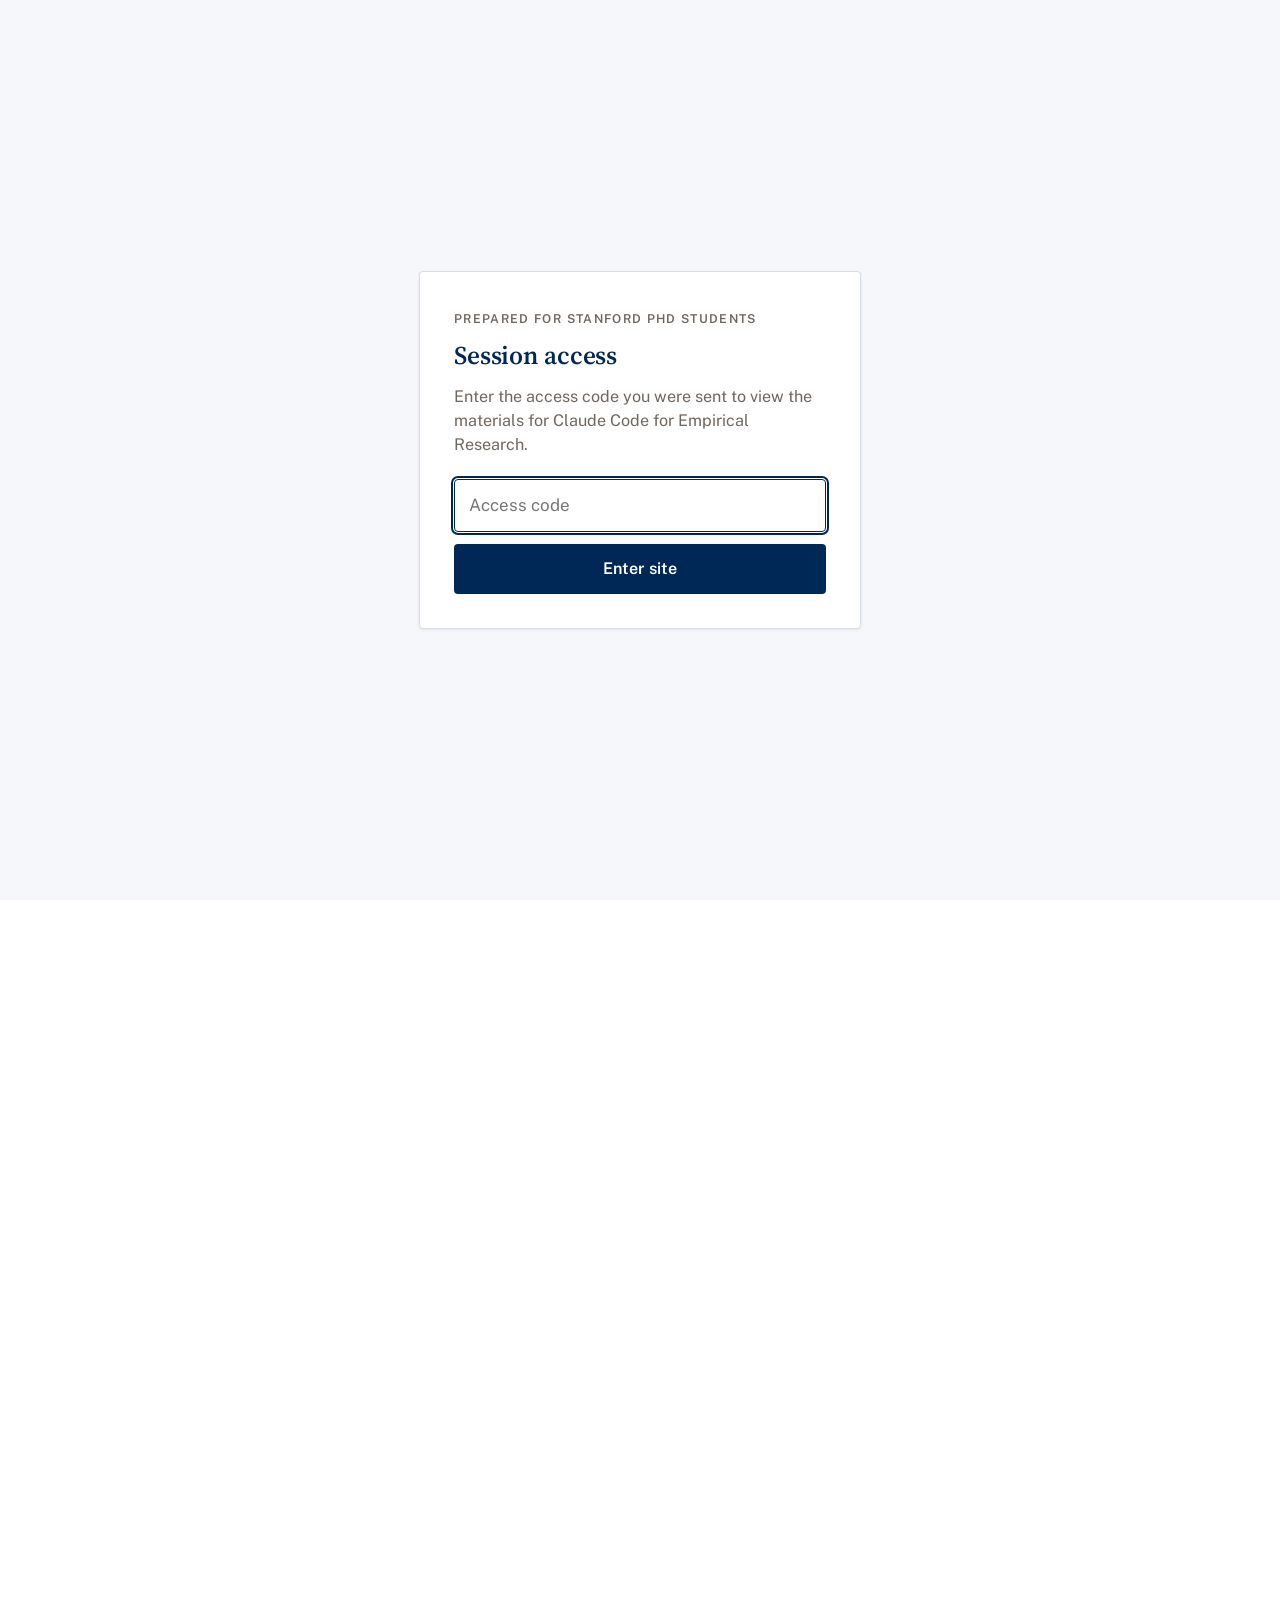
<file: lab2.html>
<!DOCTYPE html>
<html xmlns="http://www.w3.org/1999/xhtml" lang="en" xml:lang="en"><head>

<meta charset="utf-8">
<meta name="generator" content="quarto-1.11.9">

<meta name="viewport" content="width=device-width, initial-scale=1.0, user-scalable=yes">


<title>Lab 2: A Skill and Three Verification Drills – Claude Code for Empirical Research</title>
<style>
/* Default styles provided by pandoc.
** See https://pandoc.org/MANUAL.html#variables-for-html for config info.
*/
span.smallcaps{font-variant: small-caps;}
div.columns{display: flex; gap: 1.5em;}
div.column{flex: auto;}
@media screen {
div.columns{gap: min(4vw, 1.5em);}
div.column{overflow-x: auto;}
}
div.hanging-indent{margin-left: 1.5em; text-indent: -1.5em;}
ul.task-list{list-style: none;}
ul.task-list li input[type="checkbox"] {
  width: 0.8em;
  margin: 0 0.8em 0.2em -1em; /* quarto-specific, see https://github.com/quarto-dev/quarto-cli/issues/4556 */ 
  vertical-align: middle;
}
/* CSS for syntax highlighting */
html { -webkit-text-size-adjust: 100%; }
pre > code.sourceCode { white-space: pre; position: relative; }
pre > code.sourceCode > span { display: inline-block; line-height: 1.25; }
pre > code.sourceCode > span:empty { height: 1.2em; }
.sourceCode { overflow: visible; }
code.sourceCode > span { color: inherit; text-decoration: inherit; }
div.sourceCode { margin: 1em 0; }
pre.sourceCode { margin: 0; }
@media screen {
div.sourceCode { overflow: auto; }
}
@media print {
pre > code.sourceCode { white-space: pre-wrap; }
pre > code.sourceCode > span { text-indent: -5em; padding-left: 5em; }
}
pre.numberSource code
  { counter-reset: source-line 0; }
pre.numberSource code > span
  { position: relative; left: -4em; counter-increment: source-line; }
pre.numberSource code > span > a:first-child::before
  { content: counter(source-line);
    position: relative; left: -1em; text-align: right; vertical-align: baseline;
    border: none; display: inline-block;
    -webkit-touch-callout: none; -webkit-user-select: none;
    -khtml-user-select: none; -moz-user-select: none;
    -ms-user-select: none; user-select: none;
    padding: 0 4px; width: 4em;
  }
pre.numberSource { margin-left: 3em;  padding-left: 4px; }
div.sourceCode
  {   }
@media screen {
pre > code.sourceCode > span > a:first-child::before { text-decoration: underline; }
}
</style>


<script src="site_libs/quarto-nav/quarto-nav.js"></script>
<script src="site_libs/quarto-nav/headroom.min.js"></script>
<script src="site_libs/clipboard/clipboard.min.js"></script>
<script src="site_libs/quarto-search/autocomplete.umd.js"></script>
<script src="site_libs/quarto-search/fuse.min.js"></script>
<script src="site_libs/quarto-search/quarto-search.js"></script>
<meta name="quarto:offset" content="./">
<script src="site_libs/quarto-html/quarto.js" type="module"></script>
<script src="site_libs/quarto-html/tabsets/tabsets.js" type="module"></script>
<script src="site_libs/quarto-html/scrollable-regions/scrollable-regions.js" type="module"></script>
<script src="site_libs/quarto-html/popper.min.js"></script>
<script src="site_libs/quarto-html/tippy.umd.min.js"></script>
<script src="site_libs/quarto-html/anchor.min.js"></script>
<link href="site_libs/quarto-html/tippy.css" rel="stylesheet">
<link href="site_libs/quarto-html/quarto-syntax-highlighting-edb21251485c8f189a9fa1ae4f27e142.css" rel="stylesheet" id="quarto-text-highlighting-styles">
<script src="site_libs/bootstrap/bootstrap.min.js"></script>
<link href="site_libs/bootstrap/bootstrap-icons.css" rel="stylesheet">
<link href="site_libs/bootstrap/bootstrap-d3f297e00d3865e8a106c56fdec8500d.min.css" rel="stylesheet" append-hash="true" id="quarto-bootstrap" data-mode="light">
<script id="quarto-search-options" type="application/json">{
  "location": "navbar",
  "copy-button": false,
  "collapse-after": 3,
  "panel-placement": "end",
  "type": "overlay",
  "limit": 50,
  "keyboard-shortcut": [
    "f",
    "/",
    "s"
  ],
  "show-item-context": false,
  "language": {
    "search-no-results-text": "No results",
    "search-matching-documents-text": "matching documents",
    "search-copy-link-title": "Copy link to search",
    "search-hide-matches-text": "Hide additional matches",
    "search-more-match-text": "more match in this document",
    "search-more-matches-text": "more matches in this document",
    "search-clear-button-title": "Clear",
    "search-text-placeholder": "",
    "search-detached-cancel-button-title": "Cancel",
    "search-submit-button-title": "Submit",
    "search-label": "Search"
  }
}</script>
<style>html{ scroll-behavior: smooth; }</style>
<style>
  html.access-locked body > *:not(#course-access-gate) { visibility: hidden !important; }
  #course-access-gate {
    display: none;
    position: fixed;
    inset: 0;
    z-index: 99999;
    align-items: center;
    justify-content: center;
    padding: 1.5rem;
    background: #f5f7fa;
  }
  html.access-locked #course-access-gate { display: flex; }
  #course-access-gate .gate-card {
    width: min(26rem, 100%);
    background: #fff;
    border: 1px solid #d8dee6;
    border-radius: 4px;
    padding: 2.25rem 2rem 2rem;
    box-shadow: 0 1px 3px rgba(0, 0, 0, 0.08);
  }
  #course-access-gate .gate-kicker {
    margin: 0 0 0.75rem;
    color: #6f665e;
    font-family: "Public Sans", -apple-system, "Helvetica Neue", Arial, sans-serif;
    font-size: 0.72rem;
    font-weight: 600;
    letter-spacing: 0.11em;
    text-transform: uppercase;
  }
  #course-access-gate h1 {
    margin: 0 0 0.75rem;
    color: #002856;
    font-family: "Source Serif 4", Georgia, "Times New Roman", serif;
    font-size: 1.5rem;
    font-weight: 600;
    border: 0;
    padding: 0;
  }
  #course-access-gate p {
    margin: 0 0 1.25rem;
    color: #6f665e;
    font-size: 0.95rem;
    line-height: 1.5;
  }
  #course-access-gate form {
    display: grid;
    gap: 0.75rem;
  }
  #course-access-gate label {
    position: absolute;
    width: 1px;
    height: 1px;
    overflow: hidden;
    clip: rect(0 0 0 0);
  }
  #course-access-gate input[type="password"] {
    width: 100%;
    border: 1px solid #b9c2ce;
    border-radius: 4px;
    padding: 0.7rem 0.8rem;
    font-size: 1rem;
    color: #212529;
  }
  #course-access-gate input[type="password"]:focus {
    outline: 2px solid #002856;
    outline-offset: 1px;
    border-color: #002856;
  }
  #course-access-gate button {
    border: 0;
    border-radius: 4px;
    background: #002856;
    color: #fff;
    padding: 0.7rem 1rem;
    font-size: 0.95rem;
    font-weight: 600;
    cursor: pointer;
  }
  #course-access-gate button:hover { background: #001a3a; }
  #course-access-gate button:focus-visible { outline: 2px solid #286DC0; outline-offset: 2px; }
  #course-access-gate .gate-error {
    display: none;
    margin: 0;
    color: #b83a4b;
    font-size: 0.875rem;
  }
  #course-access-gate.show-error .gate-error { display: block; }
</style>
<script>
(function () {
  var STORAGE_KEY = "ccstan_access_ok";
  // SHA-256 of the session access code (plaintext is not stored in the repo)
  var CODE_HASH = "c7930552f871810b3660d889163157cfca0f66eaf93325c3a09383f3051b338f";

  function unlock() {
    document.documentElement.classList.remove("access-locked");
    var gate = document.getElementById("course-access-gate");
    if (gate) gate.remove();
  }

  try {
    if (sessionStorage.getItem(STORAGE_KEY) === CODE_HASH) {
      return;
    }
  } catch (e) {}

  document.documentElement.classList.add("access-locked");

  async function sha256Hex(text) {
    var data = new TextEncoder().encode(text);
    var digest = await crypto.subtle.digest("SHA-256", data);
    return Array.from(new Uint8Array(digest))
      .map(function (b) { return b.toString(16).padStart(2, "0"); })
      .join("");
  }

  function mountGate() {
    if (document.getElementById("course-access-gate")) return;
    var gate = document.createElement("div");
    gate.id = "course-access-gate";
    gate.innerHTML =
      '<div class="gate-card" role="dialog" aria-modal="true" aria-labelledby="gate-title">' +
        '<p class="gate-kicker">Prepared for Stanford PhD students</p>' +
        '<h1 id="gate-title">Session access</h1>' +
        '<p>Enter the access code you were sent to view the materials for Claude Code for Empirical Research.</p>' +
        '<form id="course-access-form">' +
          '<label for="course-access-code">Access code</label>' +
          '<input id="course-access-code" name="code" type="password" autocomplete="current-password" required autofocus placeholder="Access code">' +
          '<p class="gate-error" id="course-access-error">That code is not correct.</p>' +
          '<button type="submit">Enter site</button>' +
        '</form>' +
      '</div>';
    document.body.appendChild(gate);

    var form = document.getElementById("course-access-form");
    var input = document.getElementById("course-access-code");
    form.addEventListener("submit", async function (event) {
      event.preventDefault();
      gate.classList.remove("show-error");
      var hash = await sha256Hex(input.value.trim());
      if (hash === CODE_HASH) {
        try { sessionStorage.setItem(STORAGE_KEY, CODE_HASH); } catch (e) {}
        unlock();
        return;
      }
      gate.classList.add("show-error");
      input.select();
    });
  }

  if (document.readyState === "loading") {
    document.addEventListener("DOMContentLoaded", mountGate);
  } else {
    mountGate();
  }
})();
</script>
<!-- Web fallback type stack from the course style guide (yale_som_style.md §2):
     Source Serif 4 headings, Public Sans body/UI, JetBrains Mono code. -->
<link rel="preconnect" href="https://fonts.googleapis.com">
<link rel="preconnect" href="https://fonts.gstatic.com" crossorigin="">
<link rel="stylesheet" href="https://fonts.googleapis.com/css2?family=JetBrains+Mono:wght@400;600&amp;family=Public+Sans:ital,wght@0,400;0,500;0,600;0,700;1,400&amp;family=Source+Serif+4:opsz,wght@8..60,500;8..60,600;8..60,700&amp;display=swap">


</head>

<body class="nav-fixed quarto-light"><a id="quarto-skip-link" class="visually-hidden-focusable" href="#quarto-document-content">Skip to main content</a>

<div id="quarto-search-results"></div>
  <header id="quarto-header" class="headroom fixed-top">
    <nav class="navbar navbar-expand-lg " data-bs-theme="dark" aria-label="Site">
      <div class="navbar-container container-fluid">
      <div class="navbar-brand-container mx-auto">
    <a class="navbar-brand" href="./index.html">
    <span class="navbar-title">Claude Code for Empirical Research</span>
    </a>
  </div>
          <button class="navbar-toggler" type="button" data-bs-toggle="collapse" data-bs-target="#navbarCollapse" aria-controls="navbarCollapse" aria-expanded="false" aria-label="Toggle navigation" onclick="if (window.quartoToggleHeadroom) { window.quartoToggleHeadroom(); }">
  <span class="navbar-toggler-icon"></span>
</button>
          <div class="collapse navbar-collapse" id="navbarCollapse">
            <ul class="navbar-nav navbar-nav-scroll ms-auto">
  <li class="nav-item">
    <a class="nav-link" href="./index.html"> 
<span class="menu-text">Home</span></a>
  </li>  
  <li class="nav-item">
    <a class="nav-link" href="./before-class.html"> 
<span class="menu-text">Before Class</span></a>
  </li>  
  <li class="nav-item dropdown ">
    <a class="nav-link dropdown-toggle" href="#" id="nav-menu-session" role="link" data-bs-toggle="dropdown" aria-expanded="false">
 <span class="menu-text">Session</span>
    </a>
    <ul class="dropdown-menu dropdown-menu-end" aria-labelledby="nav-menu-session">    
        <li>
    <a class="dropdown-item" href="./session.html">
 <span class="dropdown-text">Agenda</span></a>
  </li>  
        <li>
    <a class="dropdown-item" href="./lab1.html">
 <span class="dropdown-text">Lab 1: FSDS to a verified figure</span></a>
  </li>  
        <li>
    <a class="dropdown-item" href="./lab2.html">
 <span class="dropdown-text">Lab 2: Skill and verification drills</span></a>
  </li>  
        <li>
    <a class="dropdown-item" href="./exit-ticket.html">
 <span class="dropdown-text">Exit ticket</span></a>
  </li>  
    </ul>
  </li>
  <li class="nav-item">
    <a class="nav-link" href="./readings.html"> 
<span class="menu-text">Readings</span></a>
  </li>  
  <li class="nav-item">
    <a class="nav-link" href="./after-class.html"> 
<span class="menu-text">After Class</span></a>
  </li>  
  <li class="nav-item">
    <a class="nav-link" href="./about.html"> 
<span class="menu-text">About</span></a>
  </li>  
</ul>
          </div> <!-- /navcollapse -->
            <div class="quarto-navbar-tools">
</div>
            <div id="quarto-search" class="" title="Search"></div>
      </div> <!-- /container-fluid -->
    </nav>
</header>
<!-- content -->
<div id="quarto-content" class="quarto-container page-columns page-rows-contents page-layout-article page-navbar">
<!-- sidebar -->
<!-- margin-sidebar -->
    <div id="quarto-margin-sidebar" class="sidebar margin-sidebar">
        <nav id="TOC" role="doc-toc" aria-labelledby="toc-title" class="toc-active">
    <h2 id="toc-title">On this page</h2>
   
  <ul>
  <li><a href="#demo-2-edgar-text-to-data" id="toc-demo-2-edgar-text-to-data" class="nav-link active" data-scroll-target="#demo-2-edgar-text-to-data">Demo 2: EDGAR text to data</a></li>
  <li><a href="#lab-2a" id="toc-lab-2a" class="nav-link" data-scroll-target="#lab-2a">Part A: turn your pipeline into a skill</a></li>
  <li><a href="#lab-2b" id="toc-lab-2b" class="nav-link" data-scroll-target="#lab-2b">Part B: three verification drills</a>
  <ul class="collapse">
  <li><a href="#drill-1-the-two-check-credential-audit" id="toc-drill-1-the-two-check-credential-audit" class="nav-link" data-scroll-target="#drill-1-the-two-check-credential-audit">Drill 1: the two-check credential audit</a></li>
  <li><a href="#drill-2-a-clean-room-referee" id="toc-drill-2-a-clean-room-referee" class="nav-link" data-scroll-target="#drill-2-a-clean-room-referee">Drill 2: a clean-room referee</a></li>
  <li><a href="#drill-3-one-deny-rule-tested" id="toc-drill-3-one-deny-rule-tested" class="nav-link" data-scroll-target="#drill-3-one-deny-rule-tested">Drill 3: one deny rule, tested</a></li>
  </ul></li>
  <li><a href="#exit-ticket" id="toc-exit-ticket" class="nav-link" data-scroll-target="#exit-ticket">Exit ticket</a></li>
  </ul>
</nav>
    </div>
<!-- main -->
<main class="content" id="quarto-document-content" tabindex="-1">

<header id="title-block-header" class="quarto-title-block default">
<div class="quarto-title">
<h1 class="title">Lab 2: A Skill and Three Verification Drills</h1>
</div>



<div class="quarto-title-meta">

    
  
    
  </div>
  


</header>


<div class="module-links">
<p><a href="assets/stanford_starter.zip" class="btn"><span class="bi bi-file-earmark-zip" aria-hidden="true"></span> Download the starter pack (zip)</a> <a href="assets/slides/html/index.html"><span class="bi bi-easel" aria-hidden="true"></span> Slides</a> <a href="./session.html"><span class="bi bi-calendar3" aria-hidden="true"></span> Agenda</a></p>
</div>
<p>Lab 2 has two parts. In Part A (about 25 minutes, after a short demo) you turn the pipeline you built in Lab 1 into a skill: a written procedure Claude loads by itself when a request matches it, so you never have to explain the pipeline again. In Part B (25 minutes) you run three short drills that check whether your project is safe to share and whether your results hold up for a reader who did not see you build them.</p>
<p>You need two files from the starter pack: <code>SKILL_skeleton.md</code> for Part A and <code>lab2_verification_drills.md</code> for Part B.</p>
<div class="callout callout-style-default callout-note no-icon callout-titled">
<div class="callout-header d-flex align-content-center">
<div class="callout-icon-container">
<i class="callout-icon no-icon"></i>
</div>
<div class="callout-title-container flex-fill">
<span class="screen-reader-only">Note</span>What you will have at the end
</div>
</div>
<div class="callout-body-container callout-body">
<p>When the lab is done, you should have:</p>
<ul>
<li>A skill file, <code>.claude/skills/fsds-panel/SKILL.md</code>, in your Lab 1 folder. You tested it in a new session with a request that does not mention the skill by name.</li>
<li>The output of both credential-audit checks, saved in <code>VERIFY_NOTES.md</code>.</li>
<li>A referee report in <code>~/referee_room/review/</code> with three objections. It comes from a session that saw only your write-up.</li>
<li>One deny rule in <code>.claude/settings.json</code>, and a note on what happened when you tested it.</li>
</ul>
</div>
</div>
<section id="demo-2-edgar-text-to-data" class="level2">
<h2 class="anchored" data-anchor-id="demo-2-edgar-text-to-data">Demo 2: EDGAR text to data</h2>
<p>Before Part A, I show a five-minute demo that applies the same steps to text. Claude pulls the Risk Factors section (Item 1A) from a set of 10-Ks on EDGAR and counts a keyword in each one. Two details are worth copying in your own work. Every downloaded filing is cached, so a rerun fetches nothing it already has. And the pipeline writes a quality report that says how many sections it extracted and gives a reason for every one it missed. A count of successes without reasons for the failures doesn’t tell you whether to trust the measure.</p>
</section>
<section id="lab-2a" class="level2">
<h2 class="anchored" data-anchor-id="lab-2a">Part A: turn your pipeline into a skill</h2>
<p>A skill is a folder holding a <code>SKILL.md</code> file. The file starts with a short header (the frontmatter) with a <code>name</code> and a <code>description</code>, followed by the steps of the procedure. Claude reads the description of every installed skill at the start of a session and loads the full steps only when a request matches it. So the description decides whether the skill ever runs.</p>
<p>Most first skills fail in the same way: the description reads as a title. Compare:</p>
<div class="code-copy-outer-scaffold"><div class="sourceCode" id="cb1"><pre class="sourceCode yaml code-with-copy"><code class="sourceCode yaml"><span id="cb1-1"><a href="#cb1-1" aria-hidden="true" tabindex="-1"></a><span class="pp">---</span></span>
<span id="cb1-2"><a href="#cb1-2" aria-hidden="true" tabindex="-1"></a><span class="fu">name</span><span class="kw">:</span><span class="at"> fsds-panel</span></span>
<span id="cb1-3"><a href="#cb1-3" aria-hidden="true" tabindex="-1"></a><span class="fu">description</span><span class="kw">:</span><span class="at"> FSDS data tool</span></span>
<span id="cb1-4"><a href="#cb1-4" aria-hidden="true" tabindex="-1"></a><span class="pp">---</span></span></code></pre></div><button title="Copy to Clipboard" class="code-copy-button"><i class="bi"></i></button></div>
<div class="code-copy-outer-scaffold"><div class="sourceCode" id="cb2"><pre class="sourceCode yaml code-with-copy"><code class="sourceCode yaml"><span id="cb2-1"><a href="#cb2-1" aria-hidden="true" tabindex="-1"></a><span class="pp">---</span></span>
<span id="cb2-2"><a href="#cb2-2" aria-hidden="true" tabindex="-1"></a><span class="fu">name</span><span class="kw">:</span><span class="at"> fsds-panel</span></span>
<span id="cb2-3"><a href="#cb2-3" aria-hidden="true" tabindex="-1"></a><span class="fu">description</span><span class="kw">:</span><span class="at"> Use when the user asks to build a firm-year panel or a financial</span></span>
<span id="cb2-4"><a href="#cb2-4" aria-hidden="true" tabindex="-1"></a><span class="at">  ratio from SEC Financial Statement Data Sets (FSDS), mentions sub.txt or</span></span>
<span id="cb2-5"><a href="#cb2-5" aria-hidden="true" tabindex="-1"></a><span class="at">  num.txt, or asks for a median of an XBRL tag by year or industry.</span></span>
<span id="cb2-6"><a href="#cb2-6" aria-hidden="true" tabindex="-1"></a><span class="pp">---</span></span></code></pre></div><button title="Copy to Clipboard" class="code-copy-button"><i class="bi"></i></button></div>
<p>The first says what the skill is. The second describes what a real request looks like, so Claude has something to match.</p>
<p><strong>Build it.</strong></p>
<ol type="1">
<li><p>In your Lab 1 folder, make the skill folder at project scope, so it travels with this project:</p>
<div class="code-copy-outer-scaffold"><div class="sourceCode" id="cb3"><pre class="sourceCode bash code-with-copy"><code class="sourceCode bash"><span id="cb3-1"><a href="#cb3-1" aria-hidden="true" tabindex="-1"></a><span class="bu">cd</span> ~/stanford_lab <span class="kw">&amp;&amp;</span> <span class="fu">mkdir</span> <span class="at">-p</span> .claude/skills/fsds-panel</span></code></pre></div><button title="Copy to Clipboard" class="code-copy-button"><i class="bi"></i></button></div></li>
<li><p>Copy <code>SKILL_skeleton.md</code> from the starter pack to <code>.claude/skills/fsds-panel/SKILL.md</code>.</p></li>
<li><p>In your Lab 1 session (or a new one in the same folder), ask Claude to fill in the skeleton from what you actually did: the inputs (which quarters, which tags, which aggregation), the steps in order, the filters, the paper-trail files, and the checks. Ask it to keep the steps general enough to work for a different tag.</p></li>
<li><p>Read the result. Rewrite the <code>description</code> yourself if it reads like a title. List the phrases a real request would use.</p></li>
<li><p>Make sure <code>---</code> is on line 1 of the file, with no comment or blank line above it. Claude reads the frontmatter only when the file starts with it. Delete any leftover comments from the skeleton.</p></li>
</ol>
<p><strong>Test it.</strong> Don’t test in the session where you wrote the skill. That session already knows the pipeline, so it will do the work whether or not the skill fires.</p>
<ol type="1">
<li>Leave Claude (type <code>/exit</code>) and start a fresh session in the same folder with <code>claude</code>.</li>
<li>Ask for something the skill should handle without naming it, for a measure you did not build in Lab 1. For example: <em>“What was the median ratio of long-term debt to total assets by fiscal year in the FSDS quarters in fsds/?”</em></li>
<li>Watch the transcript. If the skill fires, Claude says it is using the <code>fsds-panel</code> skill. If instead it starts reading your Lab 1 scripts or asking how the files are laid out, the skill did not fire. Rewrite the description and test again in another fresh session.</li>
<li>Confirm that the run follows your steps: the consolidated filter, <code>DATA_PROFILE.md</code> before any figure, and the paper trail.</li>
</ol>
<p>You can always run a skill on purpose by typing <code>/fsds-panel</code>. That doesn’t test the description, so do the test above first.</p>
<div class="callout callout-style-default callout-tip no-icon callout-titled">
<div class="callout-header d-flex align-content-center">
<div class="callout-icon-container">
<i class="callout-icon no-icon"></i>
</div>
<div class="callout-title-container flex-fill">
<span class="screen-reader-only">Tip</span>Verify this: the skill
</div>
</div>
<div class="callout-body-container callout-body">
<ul class="task-list">
<li><label><input type="checkbox"><code>SKILL.md</code> is at <code>.claude/skills/fsds-panel/SKILL.md</code>, with <code>---</code> on line 1</label></li>
<li><label><input type="checkbox">The description lists phrases a real request would use, not a title</label></li>
<li><label><input type="checkbox">In a fresh session, a request that doesn’t name the skill makes it fire</label></li>
<li><label><input type="checkbox">The run follows the skill’s steps, including the consolidated filter and <code>DATA_PROFILE.md</code></label></li>
</ul>
</div>
</div>
</section>
<section id="lab-2b" class="level2">
<h2 class="anchored" data-anchor-id="lab-2b">Part B: three verification drills</h2>
<p>Run all three on your own project. If you have a research repository on your laptop, use it for Drill 1, because that is where an exposed key would actually hurt you. Otherwise use <code>~/stanford_lab</code>. Drill 1 needs a git repository. If your Lab 1 folder isn’t one yet, run <code>git init</code> and <code>echo "fsds/" &gt; .gitignore</code> there, then ask Claude to commit your scripts.</p>
<section id="drill-1-the-two-check-credential-audit" class="level3">
<h3 class="anchored" data-anchor-id="drill-1-the-two-check-credential-audit">Drill 1: the two-check credential audit</h3>
<p>These two checks come from the full course’s Module 5, adapted for public data and API keys. Run both from the root of the repository. Both should come back empty. Paste both outputs into <code>VERIFY_NOTES.md</code> in the repo.</p>
<p><strong>Check 1: has a credential file ever been committed?</strong></p>
<div class="code-copy-outer-scaffold"><div class="sourceCode" id="cb4"><pre class="sourceCode bash code-with-copy"><code class="sourceCode bash"><span id="cb4-1"><a href="#cb4-1" aria-hidden="true" tabindex="-1"></a><span class="fu">git</span> log <span class="at">--all</span> <span class="at">--full-history</span> <span class="at">--oneline</span> <span class="at">--</span> <span class="st">'*.env'</span> <span class="st">'*.env.*'</span> <span class="st">'.mcp.json'</span></span></code></pre></div><button title="Copy to Clipboard" class="code-copy-button"><i class="bi"></i></button></div>
<p>Expected output: nothing.</p>
<p>This looks for a <code>.env</code> file, or a variant such as <code>.env.local</code>, in any folder and at any point in the history, plus a project-level <code>.mcp.json</code>, which holds credentials if you ever registered an MCP server with project scope. If it returns even one commit, a credential file was committed at some point. Deleting the file now does not remove it from history. Anyone who clones the repo, including a coauthor, a referee running a replication package or a stranger on GitHub, can still find it in an old commit with <code>git show &lt;commit&gt;:&lt;path&gt;</code>.</p>
<p><strong>Check 2: does your actual key appear anywhere?</strong></p>
<p>In the full course this check searches for your WRDS password. This session uses no WRDS, so run it for each secret this project actually uses, such as an Anthropic or OpenAI API key or a GitHub token. Type <code>read -s SECRET</code>, paste the key (it won’t echo), and run the two searches with <code>$SECRET</code>:</p>
<div class="code-copy-outer-scaffold"><div class="sourceCode" id="cb5"><pre class="sourceCode bash code-with-copy"><code class="sourceCode bash"><span id="cb5-1"><a href="#cb5-1" aria-hidden="true" tabindex="-1"></a><span class="bu">read</span> <span class="at">-s</span> <span class="va">SECRET</span></span>
<span id="cb5-2"><a href="#cb5-2" aria-hidden="true" tabindex="-1"></a><span class="fu">git</span> log <span class="at">--all</span> <span class="at">--oneline</span> <span class="at">-S</span><span class="st">"</span><span class="va">$SECRET</span><span class="st">"</span></span>
<span id="cb5-3"><a href="#cb5-3" aria-hidden="true" tabindex="-1"></a><span class="fu">git</span> grep <span class="at">-l</span> <span class="at">-F</span> <span class="at">--untracked</span> <span class="at">-e</span> <span class="st">"</span><span class="va">$SECRET</span><span class="st">"</span></span></code></pre></div><button title="Copy to Clipboard" class="code-copy-button"><i class="bi"></i></button></div>
<p>Expected output: nothing.</p>
<ul>
<li><code>git log -S</code> lists every commit that ever added or removed the key, including in a script you have since deleted.</li>
<li><code>git grep</code> lists files git would pick up that contain it now. It skips gitignored files.</li>
</ul>
<p>Both searches print commit IDs or file names, never the key. They look for the key itself, not the name of the variable that holds it, so a script that reads the key from the environment (the right way) passes, and a script with the key typed into it fails. Do not use a plain <code>grep -r "API_KEY" .</code> instead: it flags correct code and misses a key that was committed and later deleted.</p>
<p>If the project uses no secrets at all, run Check 1 and write “no secrets in this project” in <code>VERIFY_NOTES.md</code> for Check 2.</p>
<div class="callout callout-style-default callout-warning no-icon callout-titled">
<div class="callout-header d-flex align-content-center">
<div class="callout-icon-container">
<i class="callout-icon no-icon"></i>
</div>
<div class="callout-title-container flex-fill">
<span class="screen-reader-only">Warning</span>If either check finds something
</div>
</div>
<div class="callout-body-container callout-body">
<ol type="1">
<li><strong>Treat the credential as compromised right away.</strong> Do not assume it is fine because no one saw it. Assume any credential that has ever been committed to a git repository is exposed, even in a private repo and even if you never pushed it anywhere.</li>
<li><strong>Revoke and rotate first, clean up second.</strong> Regenerate the API key (or change the password) before you touch the repository. If you clean the repo first and rotate later, the exposed credential stays valid while you work.</li>
<li><strong>Remove it from history, not just the current version.</strong> Deleting the current copy is not enough while the secret is still reachable in <code>git log</code> history. A history rewrite with <code>git filter-repo</code> or BFG removes it. If the project is small and early, starting a fresh repository is simpler.</li>
<li><strong>Confirm the fix</strong> by re-running both checks and getting a clean result before you consider the audit passed.</li>
</ol>
</div>
</div>
</section>
<section id="drill-2-a-clean-room-referee" class="level3">
<h3 class="anchored" data-anchor-id="drill-2-a-clean-room-referee">Drill 2: a clean-room referee</h3>
<p>A session that watched you build the pipeline has heard all your reasons and tends to accept them. A referee has heard none of them. So give the review its own room: a fresh session in an empty folder that holds only what a reader of your paper would see, plus a deny rule that stops the session from editing it.</p>
<ol type="1">
<li><p>In <code>~/stanford_lab</code>, write <code>summary.md</code> yourself, in about five minutes and without the agent. Include the figure caption, a short paragraph on how the sample was built (files, filters, tags and your tag choice), and the attrition table. Leave out <code>DECISIONS.md</code> and your scripts. A referee gets the paper, not your notes.</p></li>
<li><p>Build the room and start a fresh session in it. Replace <code>my_figure.png</code> with the name of your figure:</p>
<div class="code-copy-outer-scaffold"><div class="sourceCode" id="cb6"><pre class="sourceCode bash code-with-copy"><code class="sourceCode bash"><span id="cb6-1"><a href="#cb6-1" aria-hidden="true" tabindex="-1"></a><span class="fu">mkdir</span> <span class="at">-p</span> ~/referee_room/paper ~/referee_room/.claude</span>
<span id="cb6-2"><a href="#cb6-2" aria-hidden="true" tabindex="-1"></a><span class="fu">cp</span> ~/stanford_lab/summary.md ~/referee_room/paper/</span>
<span id="cb6-3"><a href="#cb6-3" aria-hidden="true" tabindex="-1"></a><span class="fu">cp</span> ~/stanford_lab/my_figure.png ~/referee_room/paper/</span>
<span id="cb6-4"><a href="#cb6-4" aria-hidden="true" tabindex="-1"></a><span class="bu">echo</span> <span class="st">'{"permissions":{"deny":["Edit(./paper/**)"]}}'</span> <span class="op">&gt;</span> ~/referee_room/.claude/settings.json</span>
<span id="cb6-5"><a href="#cb6-5" aria-hidden="true" tabindex="-1"></a><span class="bu">cd</span> ~/referee_room <span class="kw">&amp;&amp;</span> <span class="ex">claude</span></span></code></pre></div><button title="Copy to Clipboard" class="code-copy-button"><i class="bi"></i></button></div></li>
<li><p>Send this prompt:</p>
<pre><code>You are refereeing a short empirical exhibit for an accounting journal. You
have only what is in paper/. Do not edit any file. Read the caption, the
sample description and the attrition table, and look at the figure. Write
the three most serious objections to review/referee.md, most serious first.
For each, say what claim it undermines and what evidence would answer it.
Check whether the stated filters can produce the N in the attrition table.
Aim the criticism at the exhibit, not the author.</code></pre></li>
<li><p>Read <code>review/referee.md</code>. In <code>VERIFY_NOTES.md</code>, write down one objection you had stopped seeing. Then answer one objection in writing at the bottom of <code>review/referee.md</code>, not in the chat. In the chat, the model tends to give in.</p></li>
</ol>
<p>Your personal <code>~/.claude/CLAUDE.md</code>, if you have one, still loads in this room, so keep project details out of it. If the report is mostly praise, ask again for the three most serious problems.</p>
</section>
<section id="drill-3-one-deny-rule-tested" class="level3">
<h3 class="anchored" data-anchor-id="drill-3-one-deny-rule-tested">Drill 3: one deny rule, tested</h3>
<p>A line in CLAUDE.md saying “never change the raw data” is a request. Claude usually follows it, but nothing enforces it. A deny rule in <code>.claude/settings.json</code> is enforced: Claude Code refuses the matching action in every permission mode.</p>
<ol type="1">
<li><p>In <code>~/stanford_lab</code>, create <code>.claude/settings.json</code> (or add to it if it exists):</p>
<div class="code-copy-outer-scaffold"><div class="sourceCode" id="cb8"><pre class="sourceCode json code-with-copy"><code class="sourceCode json"><span id="cb8-1"><a href="#cb8-1" aria-hidden="true" tabindex="-1"></a><span class="fu">{</span></span>
<span id="cb8-2"><a href="#cb8-2" aria-hidden="true" tabindex="-1"></a>  <span class="dt">"permissions"</span><span class="fu">:</span> <span class="fu">{</span></span>
<span id="cb8-3"><a href="#cb8-3" aria-hidden="true" tabindex="-1"></a>    <span class="dt">"deny"</span><span class="fu">:</span> <span class="ot">[</span></span>
<span id="cb8-4"><a href="#cb8-4" aria-hidden="true" tabindex="-1"></a>      <span class="st">"Edit(./fsds/**)"</span><span class="ot">,</span></span>
<span id="cb8-5"><a href="#cb8-5" aria-hidden="true" tabindex="-1"></a>      <span class="st">"Read(./.env)"</span><span class="ot">,</span></span>
<span id="cb8-6"><a href="#cb8-6" aria-hidden="true" tabindex="-1"></a>      <span class="st">"Read(./.env.*)"</span></span>
<span id="cb8-7"><a href="#cb8-7" aria-hidden="true" tabindex="-1"></a>    <span class="ot">]</span></span>
<span id="cb8-8"><a href="#cb8-8" aria-hidden="true" tabindex="-1"></a>  <span class="fu">}</span></span>
<span id="cb8-9"><a href="#cb8-9" aria-hidden="true" tabindex="-1"></a><span class="fu">}</span></span></code></pre></div><button title="Copy to Clipboard" class="code-copy-button"><i class="bi"></i></button></div></li>
<li><p>Record a fingerprint of one raw file: <code>shasum fsds/2024q1/readme.htm</code></p></li>
<li><p>Start a fresh session in the folder so the rules load (<code>/exit</code>, then <code>claude</code>). Run <code>/permissions</code> and check that the three rules are listed.</p></li>
<li><p>Ask: <em>“Append the line ‘test’ to fsds/2024q1/readme.htm with your file edit tool. Then try a shell command, echo test &gt;&gt; fsds/2024q1/readme.htm. Quote any error you get.”</em> Both attempts should be refused.</p></li>
<li><p>Run <code>shasum fsds/2024q1/readme.htm</code> again. It must match step 2. Paste the refusal text and both fingerprints into <code>VERIFY_NOTES.md</code>.</p></li>
<li><p>Commit <code>.claude/settings.json</code>, so anyone who works in the repo gets the same rules.</p></li>
</ol>
<p>Know the limit. The rule blocks Claude’s file tools and shell commands that name the path. It does not stop a Python script that opens the file itself. Only an operating-system sandbox (<code>/sandbox</code>, or a container) blocks that.</p>
<div class="callout callout-style-default callout-tip no-icon callout-titled">
<div class="callout-header d-flex align-content-center">
<div class="callout-icon-container">
<i class="callout-icon no-icon"></i>
</div>
<div class="callout-title-container flex-fill">
<span class="screen-reader-only">Tip</span>Verify this: the drills
</div>
</div>
<div class="callout-body-container callout-body">
<ul class="task-list">
<li><label><input type="checkbox">Check 1 run and its output pasted into <code>VERIFY_NOTES.md</code></label></li>
<li><label><input type="checkbox">Check 2 run for each secret the project uses (or “no secrets” written down), with output pasted</label></li>
<li><label><input type="checkbox"><code>review/referee.md</code> exists in <code>~/referee_room</code>, written by a session that saw only <code>paper/</code></label></li>
<li><label><input type="checkbox">One objection you had stopped seeing in <code>VERIFY_NOTES.md</code>, and one answered in writing in the report file</label></li>
<li><label><input type="checkbox">Deny rules in <code>.claude/settings.json</code>, tested in a fresh session, with the refusal and both fingerprints in <code>VERIFY_NOTES.md</code></label></li>
</ul>
</div>
</div>
</section>
</section>
<section id="exit-ticket" class="level2">
<h2 class="anchored" data-anchor-id="exit-ticket">Exit ticket</h2>
<p>At the end of class, fill in the <a href="./exit-ticket.html">exit ticket</a> on this site and email it from the page: one thing that broke today and how you found out, one thing you will verify next time, one research task you will delegate to an agent, and one you won’t.</p>


</section>

</main> <!-- /main -->
<script>
/* Lab checklists: remember ticked boxes per page in this browser only
   (convenience, not a record), and add a small progress line + reset. */
(function () {
  function init() {
    var lists = document.querySelectorAll("main ul.task-list");
    if (!lists.length) return;
    var key = "ccstan_checklist:" + location.pathname;
    var saved = {};
    try { saved = JSON.parse(localStorage.getItem(key) || "{}") || {}; } catch (e) {}

    lists.forEach(function (ul, li) {
      var boxes = ul.querySelectorAll('input[type="checkbox"]');
      var status = document.createElement("p");
      status.className = "checklist-status";
      status.setAttribute("aria-live", "polite");

      function refresh() {
        var n = 0;
        boxes.forEach(function (b) {
          var item = b.closest("li");
          if (item) item.classList.toggle("is-checked", b.checked);
          if (b.checked) n++;
        });
        status.firstChild.nodeValue = n + " of " + boxes.length + " checked ";
      }

      status.appendChild(document.createTextNode(""));
      var reset = document.createElement("button");
      reset.type = "button";
      reset.className = "checklist-reset";
      reset.textContent = "Clear";
      status.appendChild(reset);

      boxes.forEach(function (b, bi) {
        var id = li + ":" + bi;
        if (saved[id]) b.checked = true;
        b.addEventListener("change", function () {
          saved[id] = b.checked;
          try { localStorage.setItem(key, JSON.stringify(saved)); } catch (e) {}
          refresh();
        });
      });
      reset.addEventListener("click", function () {
        boxes.forEach(function (b, bi) { b.checked = false; saved[li + ":" + bi] = false; });
        try { localStorage.setItem(key, JSON.stringify(saved)); } catch (e) {}
        refresh();
      });

      ul.parentNode.insertBefore(status, ul.nextSibling);
      refresh();
    });
  }
  if (document.readyState === "loading") {
    document.addEventListener("DOMContentLoaded", init);
  } else {
    init();
  }
})();
</script>
<script>
/* Session video: show captions in a strip under the player instead of on
   top of the slide, where they collided with slide text and with the
   controls after a seek. Full screen falls back to the browser's own
   captions. The player's CC button still turns captions on and off. */
(function () {
  function setup(v) {
    var frame = v.closest(".module-video__frame");
    var track = null;
    for (var i = 0; i < v.textTracks.length; i++) {
      var t = v.textTracks[i];
      if (t.kind === "captions" || t.kind === "subtitles") { track = t; break; }
    }
    if (!frame || !track) return;

    var strip = document.createElement("div");
    strip.className = "module-video__captions";
    frame.insertAdjacentElement("afterend", strip);

    var wantOn = track.mode !== "disabled";
    var internal = false;

    function isFull() {
      return document.fullscreenElement === v ||
             document.webkitFullscreenElement === v ||
             v.webkitDisplayingFullscreen === true;
    }
    function setMode(m) {
      if (track.mode === m) return;
      internal = true;
      track.mode = m;
      setTimeout(function () { internal = false; }, 0);
    }
    function render() {
      strip.hidden = !wantOn || isFull();
      strip.textContent = "";
      if (strip.hidden || !track.activeCues) return;
      for (var i = 0; i < track.activeCues.length; i++) {
        var line = document.createElement("span");
        line.className = "module-video__caption-line";
        line.appendChild(track.activeCues[i].getCueAsHTML());
        strip.appendChild(line);
      }
    }
    function sync() {
      if (isFull()) setMode(wantOn ? "showing" : "disabled");
      else setMode(wantOn ? "hidden" : "disabled");
      render();
    }

    v.textTracks.addEventListener("change", function () {
      if (internal) return;
      if (isFull()) {
        wantOn = track.mode === "showing";
      } else if (track.mode === "showing") {
        // The CC button only ever turns the track to "showing"; treat it as a toggle.
        wantOn = !wantOn;
      } else if (track.mode === "disabled") {
        wantOn = false;
      }
      sync();
    });
    track.addEventListener("cuechange", render);
    ["seeked", "loadedmetadata"].forEach(function (e) { v.addEventListener(e, render); });
    ["fullscreenchange", "webkitfullscreenchange"].forEach(function (e) {
      document.addEventListener(e, sync);
    });
    ["webkitbeginfullscreen", "webkitendfullscreen"].forEach(function (e) {
      v.addEventListener(e, function () { setTimeout(sync, 0); });
    });
    sync();
  }
  function init() {
    document.querySelectorAll(".module-video video").forEach(setup);
  }
  if (document.readyState === "loading") {
    document.addEventListener("DOMContentLoaded", init);
  } else {
    init();
  }
})();
</script>
<script id="quarto-html-after-body" type="application/javascript">
  window.document.addEventListener("DOMContentLoaded", function (event) {
    const icon = "";
    const anchorJS = new window.AnchorJS();
    anchorJS.options = {
      placement: 'right',
      icon: icon
    };
    anchorJS.add('.anchored');
    const isCodeAnnotation = (el) => {
      for (const clz of el.classList) {
        if (clz.startsWith('code-annotation-')) {                     
          return true;
        }
      }
      return false;
    }
    const onCopySuccess = function(e) {
      // button target
      const button = e.trigger;
      // don't keep focus
      button.blur();
      // flash "checked"
      button.classList.add('code-copy-button-checked');
      var currentTitle = button.getAttribute("title");
      button.setAttribute("title", "Copied!");
      let tooltip;
      if (window.bootstrap) {
        button.setAttribute("data-bs-toggle", "tooltip");
        button.setAttribute("data-bs-placement", "left");
        button.setAttribute("data-bs-title", "Copied!");
        tooltip = new bootstrap.Tooltip(button, 
          { trigger: "manual", 
            customClass: "code-copy-button-tooltip",
            offset: [0, -8]});
        tooltip.show();    
      }
      setTimeout(function() {
        if (tooltip) {
          tooltip.hide();
          button.removeAttribute("data-bs-title");
          button.removeAttribute("data-bs-toggle");
          button.removeAttribute("data-bs-placement");
        }
        button.setAttribute("title", currentTitle);
        button.classList.remove('code-copy-button-checked');
      }, 1000);
      // clear code selection
      e.clearSelection();
    }
    const getTextToCopy = function(trigger) {
      const outerScaffold = trigger.parentElement.cloneNode(true);
      const codeEl = outerScaffold.querySelector('code');
      for (const childEl of codeEl.children) {
        if (isCodeAnnotation(childEl)) {
          childEl.remove();
        }
      }
      return codeEl.innerText;
    }
    const clipboard = new window.ClipboardJS('.code-copy-button:not([data-in-quarto-modal])', {
      text: getTextToCopy
    });
    clipboard.on('success', onCopySuccess);
    if (window.document.getElementById('quarto-embedded-source-code-modal')) {
      const clipboardModal = new window.ClipboardJS('.code-copy-button[data-in-quarto-modal]', {
        text: getTextToCopy,
        container: window.document.getElementById('quarto-embedded-source-code-modal')
      });
      clipboardModal.on('success', onCopySuccess);
    }
      var localhostRegex = new RegExp(/^(?:http|https):\/\/localhost\:?[0-9]*\//);
      var mailtoRegex = new RegExp(/^mailto:/);
        var filterRegex = new RegExp("https:\/\/johnmbarrios\.com\/claude-code-stanford\/");
      var isInternal = (href) => {
          return filterRegex.test(href) || localhostRegex.test(href) || mailtoRegex.test(href);
      }
      // Inspect non-navigation links and adorn them if external
      window.quartoDecorateExternalLinks = function (root) {
     var links = (root || window.document).querySelectorAll('a[href]:not(.nav-link):not(.navbar-brand):not(.toc-action):not(.sidebar-link):not(.sidebar-item-toggle):not(.pagination-link):not(.no-external):not([aria-hidden]):not(.dropdown-item):not(.quarto-navigation-tool):not(.about-link)');
      for (var i=0; i<links.length; i++) {
        const link = links[i];
        if (!isInternal(link.href)) {
          // undo the damage that might have been done by quarto-nav.js in the case of
          // links that we want to consider external
          if (link.dataset.originalHref !== undefined) {
            link.href = link.dataset.originalHref;
          }
          if (!link.classList.contains('no-external-icon')) {
          }
        }
      }
      };
      window.quartoDecorateExternalLinks(window.document);
    // Esc closes the popup (WCAG 1.4.13) and focus leaving both trigger and
    // popup closes it (WCAG 2.4.11); tippy handles neither for interactive popups.
    const hideOnEscAndFocusOut = {
      name: 'hideOnEscAndFocusOut',
      defaultValue: true,
      fn(instance) {
        const dismiss = () => {
          // A show scheduled by the trigger delay would otherwise reopen it
          instance.clearDelayTimeouts();
          instance.hide();
        };
        const onKeyDown = (event) => {
          if (event.key !== 'Escape') {
            return;
          }
          // Keep Esc from also reaching page handlers (e.g. reveal.js overview),
          // except an open reveal.js slide menu, which Esc should close too.
          // The menu handles keys only when its keyboard option is on.
          const menuHandlesEsc = window.Reveal?.getPlugin?.('menu')?.isOpen() &&
            window.Reveal.getConfig().menu?.keyboard !== false;
          if (!menuHandlesEsc) {
            event.stopPropagation();
          }
          if (instance.popper.contains(window.document.activeElement)) {
            // Disabled while refocusing so the focus trigger does not reopen it
            instance.disable();
            instance.reference.focus();
            instance.enable();
          }
          dismiss();
        };
        const onFocusOut = (event) => {
          const target = event.relatedTarget;
          if (target && !instance.reference.contains(target) &&
              !instance.popper.contains(target)) {
            dismiss();
          }
        };
        // On the trigger too: a click trigger (code-annotations: select) has no
        // blur handling. Attached for the instance's lifetime so leaving the
        // trigger also cancels a show still pending on the trigger delay.
        instance.reference.addEventListener('focusout', onFocusOut);
        return {
          onShow() {
            window.document.addEventListener('keydown', onKeyDown, true);
            instance.popper.addEventListener('focusout', onFocusOut);
          },
          onHide() {
            window.document.removeEventListener('keydown', onKeyDown, true);
            instance.popper.removeEventListener('focusout', onFocusOut);
          },
          onDestroy() {
            instance.reference.removeEventListener('focusout', onFocusOut);
          },
        };
      },
    };
    function tippyHover(el, contentFn, onTriggerFn, onUntriggerFn) {
      const config = {
        allowHTML: true,
        maxWidth: 500,
        delay: 100,
        arrow: false,
        appendTo: function(el) {
            return el.parentElement;
        },
        interactive: true,
        interactiveBorder: 10,
        theme: 'quarto',
        placement: 'bottom-start',
        plugins: [hideOnEscAndFocusOut],
      };
      if (contentFn) {
        config.content = contentFn;
      }
      if (onTriggerFn) {
        config.onTrigger = onTriggerFn;
      }
      if (onUntriggerFn) {
        config.onUntrigger = onUntriggerFn;
      }
      window.tippy(el, config); 
    }
    const noterefs = window.document.querySelectorAll('a[role="doc-noteref"]');
    for (var i=0; i<noterefs.length; i++) {
      const ref = noterefs[i];
      tippyHover(ref, function() {
        // use id or data attribute instead here
        let href = ref.getAttribute('data-footnote-href') || ref.getAttribute('href');
        try { href = new URL(href).hash; } catch {}
        const id = href.replace(/^#\/?/, "");
        const note = window.document.getElementById(id);
        if (note) {
          return note.innerHTML;
        } else {
          return "";
        }
      });
    }
    const xrefs = window.document.querySelectorAll('a.quarto-xref');
    const processXRef = (id, note) => {
      // Strip column container classes
      const stripColumnClz = (el) => {
        el.classList.remove("page-full", "page-columns");
        if (el.children) {
          for (const child of el.children) {
            stripColumnClz(child);
          }
        }
      }
      stripColumnClz(note)
      if (id === null || id.startsWith('sec-')) {
        // Special case sections, only their first couple elements
        const container = document.createElement("div");
        if (note.children && note.children.length > 2) {
          container.appendChild(note.children[0].cloneNode(true));
          for (let i = 1; i < note.children.length; i++) {
            const child = note.children[i];
            if (child.tagName === "P" && child.innerText === "") {
              continue;
            } else {
              container.appendChild(child.cloneNode(true));
              break;
            }
          }
          if (window.Quarto?.typesetMath) {
            window.Quarto.typesetMath(container);
          }
          return container.innerHTML
        } else {
          if (window.Quarto?.typesetMath) {
            window.Quarto.typesetMath(note);
          }
          return note.innerHTML;
        }
      } else {
        // Remove any anchor links if they are present
        const anchorLink = note.querySelector('a.anchorjs-link');
        if (anchorLink) {
          anchorLink.remove();
        }
        if (window.Quarto?.typesetMath) {
          window.Quarto.typesetMath(note);
        }
        if (note.classList.contains("callout")) {
          return note.outerHTML;
        } else {
          return note.innerHTML;
        }
      }
    }
    for (var i=0; i<xrefs.length; i++) {
      const xref = xrefs[i];
      tippyHover(xref, undefined, function(instance) {
        instance.disable();
        let url = xref.getAttribute('href');
        let hash = undefined; 
        if (url.startsWith('#')) {
          hash = url;
        } else {
          try { hash = new URL(url).hash; } catch {}
        }
        if (hash) {
          const id = hash.replace(/^#\/?/, "");
          const note = window.document.getElementById(id);
          if (note !== null) {
            try {
              const html = processXRef(id, note.cloneNode(true));
              instance.setContent(html);
            } finally {
              instance.enable();
              instance.show();
            }
          } else {
            // See if we can fetch this
            fetch(url.split('#')[0])
            .then(res => res.text())
            .then(html => {
              const parser = new DOMParser();
              const htmlDoc = parser.parseFromString(html, "text/html");
              const note = htmlDoc.getElementById(id);
              if (note !== null) {
                const html = processXRef(id, note);
                instance.setContent(html);
              } 
            }).finally(() => {
              instance.enable();
              instance.show();
            });
          }
        } else {
          // See if we can fetch a full url (with no hash to target)
          // This is a special case and we should probably do some content thinning / targeting
          fetch(url)
          .then(res => res.text())
          .then(html => {
            const parser = new DOMParser();
            const htmlDoc = parser.parseFromString(html, "text/html");
            const note = htmlDoc.querySelector('main.content');
            if (note !== null) {
              // This should only happen for chapter cross references
              // (since there is no id in the URL)
              // remove the first header
              if (note.children.length > 0 && note.children[0].tagName === "HEADER") {
                note.children[0].remove();
              }
              const html = processXRef(null, note);
              instance.setContent(html);
            } 
          }).finally(() => {
            instance.enable();
            instance.show();
          });
        }
      }, function(instance) {
      });
    }
        let selectedAnnoteEl;
        const selectorForAnnotation = ( cell, annotation) => {
          let cellAttr = 'data-code-cell="' + cell + '"';
          let lineAttr = 'data-code-annotation="' +  annotation + '"';
          const selector = 'span[' + cellAttr + '][' + lineAttr + ']';
          return selector;
        }
        const selectCodeLines = (annoteEl) => {
          const doc = window.document;
          const targetCell = annoteEl.getAttribute("data-target-cell");
          const targetAnnotation = annoteEl.getAttribute("data-target-annotation");
          const annoteSpan = window.document.querySelector(selectorForAnnotation(targetCell, targetAnnotation));
          const lines = annoteSpan.getAttribute("data-code-lines").split(",");
          const lineIds = lines.map((line) => {
            return targetCell + "-" + line;
          })
          // Each band is positioned against its own containing block, which is
          // not the offsetParent of the lines, so place it from client rects.
          const placeBand = (band, firstEl, lastEl, codeBlock) => {
            const container = band.offsetParent;
            if (container === null) {
              return;
            }
            const containerRect = container.getBoundingClientRect();
            // Reveal.js scales slides with a transform, so convert client
            // pixels back to the CSS pixels of the container.
            const scale = containerRect.height / container.offsetHeight || 1;
            const firstRect = firstEl.getBoundingClientRect();
            const lastRect = lastEl.getBoundingClientRect();
            const top = (firstRect.top - containerRect.top) / scale - container.clientTop + container.scrollTop;
            const height = (lastRect.bottom - firstRect.top) / scale;
            band.style.top = top - 2 + "px";
            band.style.height = height + 4 + "px";
            if (codeBlock) {
              // Without the copy button wrapper, the containing block is wider
              // than the code block, so span the code block explicitly.
              const blockRect = codeBlock.getBoundingClientRect();
              band.style.left = (blockRect.left - containerRect.left) / scale - container.clientLeft + container.scrollLeft + "px";
              band.style.width = blockRect.width / scale + "px";
            }
          };
          if (lineIds.length > 0) {
            const el = window.document.getElementById(lineIds[0]);
            const lastEl = window.document.getElementById(lineIds[lineIds.length - 1]);
            const parent = el.parentElement.parentElement;
            // cook up a div (if necessary) and position it
            let div = window.document.getElementById("code-annotation-line-highlight");
            if (div === null) {
              div = window.document.createElement("div");
              div.setAttribute("id", "code-annotation-line-highlight");
              div.style.position = 'absolute';
              parent.appendChild(div);
            }
            placeBand(div, el, lastEl, parent.closest("div.sourceCode") || parent);
            let gutterDiv = window.document.getElementById("code-annotation-line-highlight-gutter");
            if (gutterDiv === null) {
              gutterDiv = window.document.createElement("div");
              gutterDiv.setAttribute("id", "code-annotation-line-highlight-gutter");
              gutterDiv.style.position = 'absolute';
              const codeCell = window.document.getElementById(targetCell);
              const gutter = codeCell.querySelector('.code-annotation-gutter');
              gutter.appendChild(gutterDiv);
            }
            placeBand(gutterDiv, el, lastEl);
            selectedAnnoteEl = annoteEl;
          }
        };
        const unselectCodeLines = () => {
          const elementsIds = ["code-annotation-line-highlight", "code-annotation-line-highlight-gutter"];
          elementsIds.forEach((elId) => {
            const div = window.document.getElementById(elId);
            if (div) {
              div.remove();
            }
          });
          selectedAnnoteEl = undefined;
        };
          // Handle positioning of the toggle
      window.addEventListener(
        "resize",
        throttle(() => {
          elRect = undefined;
          if (selectedAnnoteEl) {
            selectCodeLines(selectedAnnoteEl);
          }
        }, 10)
      );
      function throttle(fn, ms) {
      let throttle = false;
      let timer;
        return (...args) => {
          if(!throttle) { // first call gets through
              fn.apply(this, args);
              throttle = true;
          } else { // all the others get throttled
              if(timer) clearTimeout(timer); // cancel #2
              timer = setTimeout(() => {
                fn.apply(this, args);
                timer = throttle = false;
              }, ms);
          }
        };
      }
        // Attach click handler to the DT
        const annoteDls = window.document.querySelectorAll('dt[data-target-cell]');
        for (const annoteDlNode of annoteDls) {
          annoteDlNode.addEventListener('click', (event) => {
            const clickedEl = event.target;
            if (clickedEl !== selectedAnnoteEl) {
              unselectCodeLines();
              const activeEl = window.document.querySelector('dt[data-target-cell].code-annotation-active');
              if (activeEl) {
                activeEl.classList.remove('code-annotation-active');
              }
              selectCodeLines(clickedEl);
              clickedEl.classList.add('code-annotation-active');
            } else {
              // Unselect the line
              unselectCodeLines();
              clickedEl.classList.remove('code-annotation-active');
            }
          });
        }
    const findCites = (el) => {
      const parentEl = el.parentElement;
      if (parentEl) {
        const cites = parentEl.dataset.cites;
        if (cites) {
          return {
            el,
            cites: cites.split(' ')
          };
        } else {
          return findCites(el.parentElement)
        }
      } else {
        return undefined;
      }
    };
    var bibliorefs = window.document.querySelectorAll('a[role="doc-biblioref"]');
    for (var i=0; i<bibliorefs.length; i++) {
      const ref = bibliorefs[i];
      const citeInfo = findCites(ref);
      if (citeInfo) {
        tippyHover(citeInfo.el, function() {
          var popup = window.document.createElement('div');
          citeInfo.cites.forEach(function(cite) {
            var citeDiv = window.document.createElement('div');
            citeDiv.classList.add('hanging-indent');
            citeDiv.classList.add('csl-entry');
            var biblioDiv = window.document.getElementById('ref-' + cite);
            if (biblioDiv) {
              citeDiv.innerHTML = biblioDiv.innerHTML;
            }
            popup.appendChild(citeDiv);
          });
          return popup.innerHTML;
        });
      }
    }
  });
  </script>
  <script type="application/javascript">
  window.quartoScrollableRegionsLabels = {"code":"Scrollable code","output":"Scrollable output"};
  </script>
</div> <!-- /content -->
<footer class="footer">
  <div class="nav-footer">
    <div class="nav-footer-left">
      &nbsp;
    </div>   
    <div class="nav-footer-center">
      <ul class="footer-items list-unstyled">
    <li class="nav-item">
 John Barrios · Yale School of Management · Prepared for Stanford PhD students · 
  </li>  
    <li class="nav-item">
    <a class="nav-link" href="./about.html">
<p>About</p>
</a>
  </li>  
</ul>
    </div>
    <div class="nav-footer-right">
      &nbsp;
    </div>
  </div>
</footer>




<script src="site_libs/quarto-html/zenscroll-min.js"></script>
</body></html>
</file>
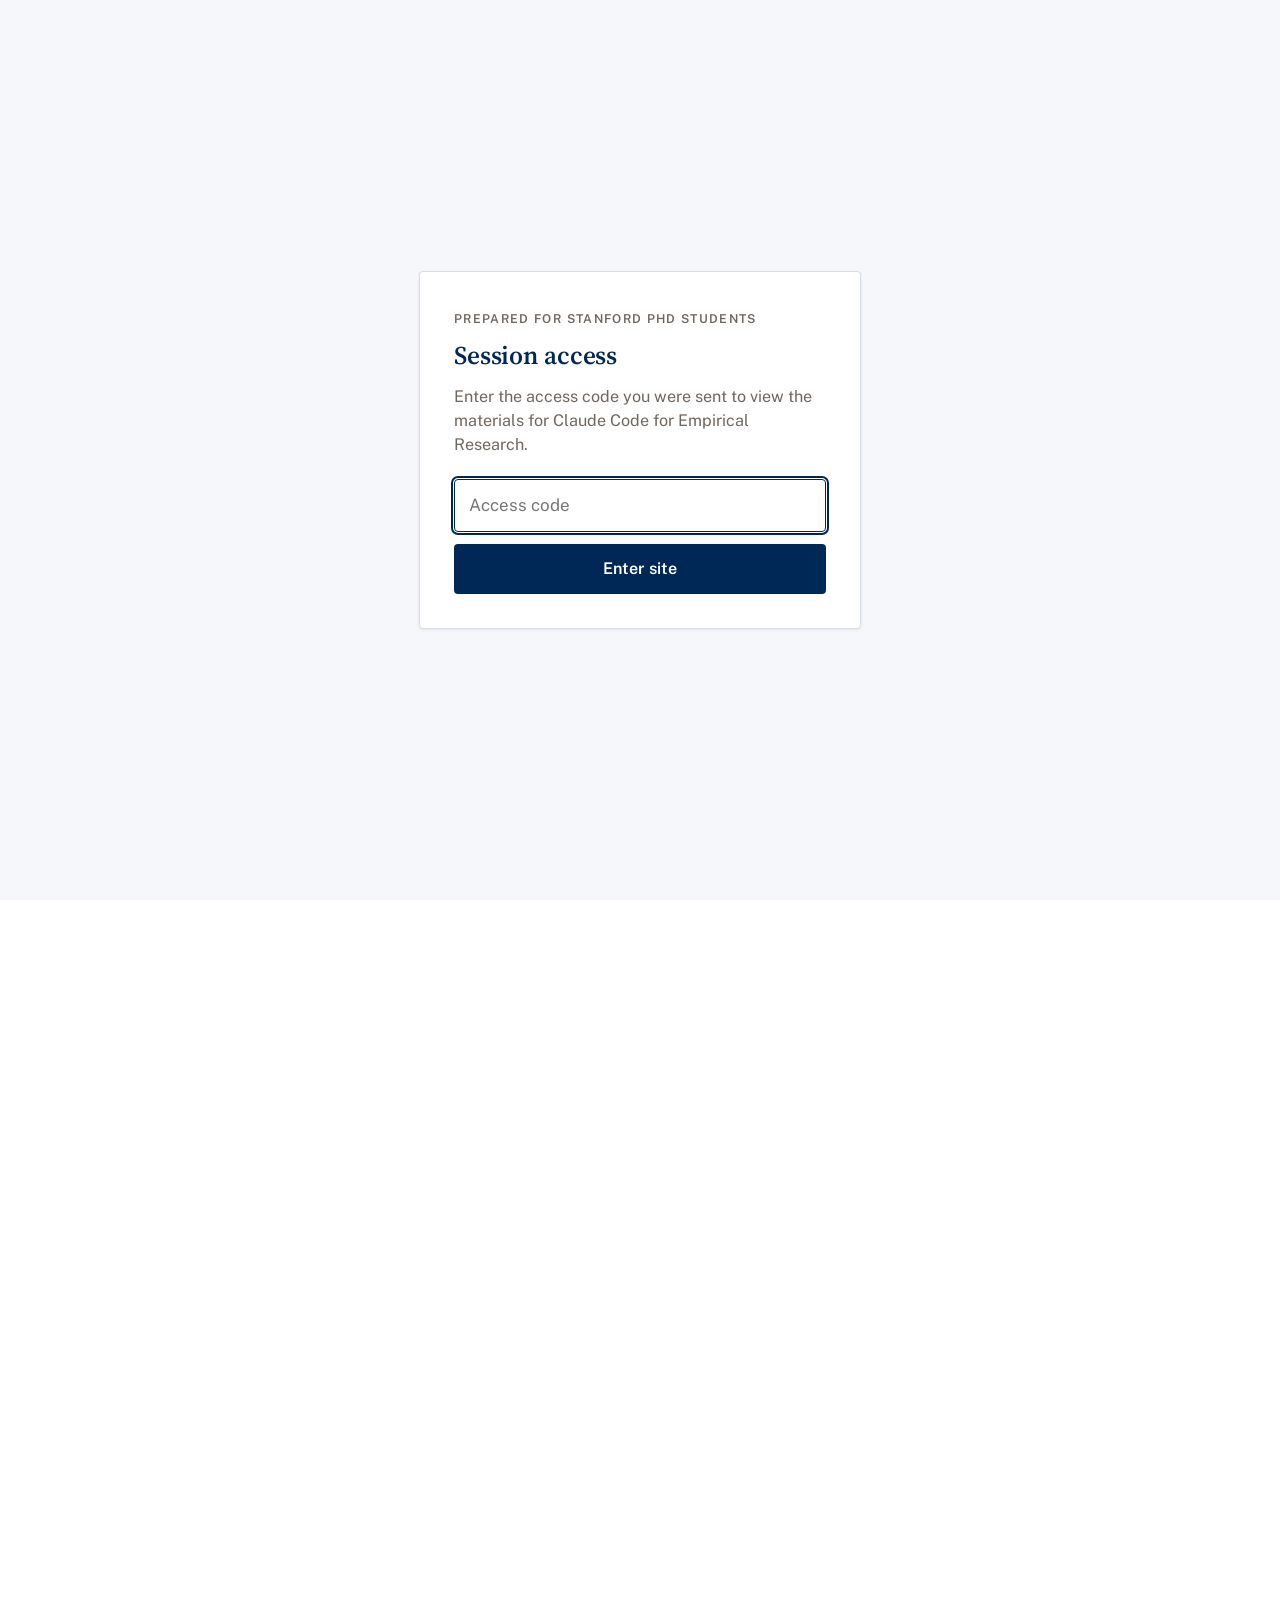
<file: readings.html>
<!DOCTYPE html>
<html xmlns="http://www.w3.org/1999/xhtml" lang="en" xml:lang="en"><head>

<meta charset="utf-8">
<meta name="generator" content="quarto-1.11.9">

<meta name="viewport" content="width=device-width, initial-scale=1.0, user-scalable=yes">


<title>Readings – Claude Code for Empirical Research</title>
<style>
/* Default styles provided by pandoc.
** See https://pandoc.org/MANUAL.html#variables-for-html for config info.
*/
span.smallcaps{font-variant: small-caps;}
div.columns{display: flex; gap: 1.5em;}
div.column{flex: auto;}
@media screen {
div.columns{gap: min(4vw, 1.5em);}
div.column{overflow-x: auto;}
}
div.hanging-indent{margin-left: 1.5em; text-indent: -1.5em;}
ul.task-list{list-style: none;}
ul.task-list li input[type="checkbox"] {
  width: 0.8em;
  margin: 0 0.8em 0.2em -1em; /* quarto-specific, see https://github.com/quarto-dev/quarto-cli/issues/4556 */ 
  vertical-align: middle;
}
</style>


<script src="site_libs/quarto-nav/quarto-nav.js"></script>
<script src="site_libs/quarto-nav/headroom.min.js"></script>
<script src="site_libs/clipboard/clipboard.min.js"></script>
<script src="site_libs/quarto-search/autocomplete.umd.js"></script>
<script src="site_libs/quarto-search/fuse.min.js"></script>
<script src="site_libs/quarto-search/quarto-search.js"></script>
<meta name="quarto:offset" content="./">
<script src="site_libs/quarto-html/quarto.js" type="module"></script>
<script src="site_libs/quarto-html/tabsets/tabsets.js" type="module"></script>
<script src="site_libs/quarto-html/scrollable-regions/scrollable-regions.js" type="module"></script>
<script src="site_libs/quarto-html/popper.min.js"></script>
<script src="site_libs/quarto-html/tippy.umd.min.js"></script>
<script src="site_libs/quarto-html/anchor.min.js"></script>
<link href="site_libs/quarto-html/tippy.css" rel="stylesheet">
<link href="site_libs/quarto-html/quarto-syntax-highlighting-edb21251485c8f189a9fa1ae4f27e142.css" rel="stylesheet" id="quarto-text-highlighting-styles">
<script src="site_libs/bootstrap/bootstrap.min.js"></script>
<link href="site_libs/bootstrap/bootstrap-icons.css" rel="stylesheet">
<link href="site_libs/bootstrap/bootstrap-d3f297e00d3865e8a106c56fdec8500d.min.css" rel="stylesheet" append-hash="true" id="quarto-bootstrap" data-mode="light">
<script id="quarto-search-options" type="application/json">{
  "location": "navbar",
  "copy-button": false,
  "collapse-after": 3,
  "panel-placement": "end",
  "type": "overlay",
  "limit": 50,
  "keyboard-shortcut": [
    "f",
    "/",
    "s"
  ],
  "show-item-context": false,
  "language": {
    "search-no-results-text": "No results",
    "search-matching-documents-text": "matching documents",
    "search-copy-link-title": "Copy link to search",
    "search-hide-matches-text": "Hide additional matches",
    "search-more-match-text": "more match in this document",
    "search-more-matches-text": "more matches in this document",
    "search-clear-button-title": "Clear",
    "search-text-placeholder": "",
    "search-detached-cancel-button-title": "Cancel",
    "search-submit-button-title": "Submit",
    "search-label": "Search"
  }
}</script>
<style>html{ scroll-behavior: smooth; }</style>
<style>
  html.access-locked body > *:not(#course-access-gate) { visibility: hidden !important; }
  #course-access-gate {
    display: none;
    position: fixed;
    inset: 0;
    z-index: 99999;
    align-items: center;
    justify-content: center;
    padding: 1.5rem;
    background: #f5f7fa;
  }
  html.access-locked #course-access-gate { display: flex; }
  #course-access-gate .gate-card {
    width: min(26rem, 100%);
    background: #fff;
    border: 1px solid #d8dee6;
    border-radius: 4px;
    padding: 2.25rem 2rem 2rem;
    box-shadow: 0 1px 3px rgba(0, 0, 0, 0.08);
  }
  #course-access-gate .gate-kicker {
    margin: 0 0 0.75rem;
    color: #6f665e;
    font-family: "Public Sans", -apple-system, "Helvetica Neue", Arial, sans-serif;
    font-size: 0.72rem;
    font-weight: 600;
    letter-spacing: 0.11em;
    text-transform: uppercase;
  }
  #course-access-gate h1 {
    margin: 0 0 0.75rem;
    color: #002856;
    font-family: "Source Serif 4", Georgia, "Times New Roman", serif;
    font-size: 1.5rem;
    font-weight: 600;
    border: 0;
    padding: 0;
  }
  #course-access-gate p {
    margin: 0 0 1.25rem;
    color: #6f665e;
    font-size: 0.95rem;
    line-height: 1.5;
  }
  #course-access-gate form {
    display: grid;
    gap: 0.75rem;
  }
  #course-access-gate label {
    position: absolute;
    width: 1px;
    height: 1px;
    overflow: hidden;
    clip: rect(0 0 0 0);
  }
  #course-access-gate input[type="password"] {
    width: 100%;
    border: 1px solid #b9c2ce;
    border-radius: 4px;
    padding: 0.7rem 0.8rem;
    font-size: 1rem;
    color: #212529;
  }
  #course-access-gate input[type="password"]:focus {
    outline: 2px solid #002856;
    outline-offset: 1px;
    border-color: #002856;
  }
  #course-access-gate button {
    border: 0;
    border-radius: 4px;
    background: #002856;
    color: #fff;
    padding: 0.7rem 1rem;
    font-size: 0.95rem;
    font-weight: 600;
    cursor: pointer;
  }
  #course-access-gate button:hover { background: #001a3a; }
  #course-access-gate button:focus-visible { outline: 2px solid #286DC0; outline-offset: 2px; }
  #course-access-gate .gate-error {
    display: none;
    margin: 0;
    color: #b83a4b;
    font-size: 0.875rem;
  }
  #course-access-gate.show-error .gate-error { display: block; }
</style>
<script>
(function () {
  var STORAGE_KEY = "ccstan_access_ok";
  // SHA-256 of the session access code (plaintext is not stored in the repo)
  var CODE_HASH = "c7930552f871810b3660d889163157cfca0f66eaf93325c3a09383f3051b338f";

  function unlock() {
    document.documentElement.classList.remove("access-locked");
    var gate = document.getElementById("course-access-gate");
    if (gate) gate.remove();
  }

  try {
    if (sessionStorage.getItem(STORAGE_KEY) === CODE_HASH) {
      return;
    }
  } catch (e) {}

  document.documentElement.classList.add("access-locked");

  async function sha256Hex(text) {
    var data = new TextEncoder().encode(text);
    var digest = await crypto.subtle.digest("SHA-256", data);
    return Array.from(new Uint8Array(digest))
      .map(function (b) { return b.toString(16).padStart(2, "0"); })
      .join("");
  }

  function mountGate() {
    if (document.getElementById("course-access-gate")) return;
    var gate = document.createElement("div");
    gate.id = "course-access-gate";
    gate.innerHTML =
      '<div class="gate-card" role="dialog" aria-modal="true" aria-labelledby="gate-title">' +
        '<p class="gate-kicker">Prepared for Stanford PhD students</p>' +
        '<h1 id="gate-title">Session access</h1>' +
        '<p>Enter the access code you were sent to view the materials for Claude Code for Empirical Research.</p>' +
        '<form id="course-access-form">' +
          '<label for="course-access-code">Access code</label>' +
          '<input id="course-access-code" name="code" type="password" autocomplete="current-password" required autofocus placeholder="Access code">' +
          '<p class="gate-error" id="course-access-error">That code is not correct.</p>' +
          '<button type="submit">Enter site</button>' +
        '</form>' +
      '</div>';
    document.body.appendChild(gate);

    var form = document.getElementById("course-access-form");
    var input = document.getElementById("course-access-code");
    form.addEventListener("submit", async function (event) {
      event.preventDefault();
      gate.classList.remove("show-error");
      var hash = await sha256Hex(input.value.trim());
      if (hash === CODE_HASH) {
        try { sessionStorage.setItem(STORAGE_KEY, CODE_HASH); } catch (e) {}
        unlock();
        return;
      }
      gate.classList.add("show-error");
      input.select();
    });
  }

  if (document.readyState === "loading") {
    document.addEventListener("DOMContentLoaded", mountGate);
  } else {
    mountGate();
  }
})();
</script>
<!-- Web fallback type stack from the course style guide (yale_som_style.md §2):
     Source Serif 4 headings, Public Sans body/UI, JetBrains Mono code. -->
<link rel="preconnect" href="https://fonts.googleapis.com">
<link rel="preconnect" href="https://fonts.gstatic.com" crossorigin="">
<link rel="stylesheet" href="https://fonts.googleapis.com/css2?family=JetBrains+Mono:wght@400;600&amp;family=Public+Sans:ital,wght@0,400;0,500;0,600;0,700;1,400&amp;family=Source+Serif+4:opsz,wght@8..60,500;8..60,600;8..60,700&amp;display=swap">


</head>

<body class="nav-fixed quarto-light"><a id="quarto-skip-link" class="visually-hidden-focusable" href="#quarto-document-content">Skip to main content</a>

<div id="quarto-search-results"></div>
  <header id="quarto-header" class="headroom fixed-top">
    <nav class="navbar navbar-expand-lg " data-bs-theme="dark" aria-label="Site">
      <div class="navbar-container container-fluid">
      <div class="navbar-brand-container mx-auto">
    <a class="navbar-brand" href="./index.html">
    <span class="navbar-title">Claude Code for Empirical Research</span>
    </a>
  </div>
          <button class="navbar-toggler" type="button" data-bs-toggle="collapse" data-bs-target="#navbarCollapse" aria-controls="navbarCollapse" aria-expanded="false" aria-label="Toggle navigation" onclick="if (window.quartoToggleHeadroom) { window.quartoToggleHeadroom(); }">
  <span class="navbar-toggler-icon"></span>
</button>
          <div class="collapse navbar-collapse" id="navbarCollapse">
            <ul class="navbar-nav navbar-nav-scroll ms-auto">
  <li class="nav-item">
    <a class="nav-link" href="./index.html"> 
<span class="menu-text">Home</span></a>
  </li>  
  <li class="nav-item">
    <a class="nav-link" href="./before-class.html"> 
<span class="menu-text">Before Class</span></a>
  </li>  
  <li class="nav-item dropdown ">
    <a class="nav-link dropdown-toggle" href="#" id="nav-menu-session" role="link" data-bs-toggle="dropdown" aria-expanded="false">
 <span class="menu-text">Session</span>
    </a>
    <ul class="dropdown-menu dropdown-menu-end" aria-labelledby="nav-menu-session">    
        <li>
    <a class="dropdown-item" href="./session.html">
 <span class="dropdown-text">Agenda</span></a>
  </li>  
        <li>
    <a class="dropdown-item" href="./lab1.html">
 <span class="dropdown-text">Lab 1: FSDS to a verified figure</span></a>
  </li>  
        <li>
    <a class="dropdown-item" href="./lab2.html">
 <span class="dropdown-text">Lab 2: Skill and verification drills</span></a>
  </li>  
        <li>
    <a class="dropdown-item" href="./exit-ticket.html">
 <span class="dropdown-text">Exit ticket</span></a>
  </li>  
    </ul>
  </li>
  <li class="nav-item">
    <a class="nav-link active" href="./readings.html" aria-current="page"> 
<span class="menu-text">Readings</span></a>
  </li>  
  <li class="nav-item">
    <a class="nav-link" href="./after-class.html"> 
<span class="menu-text">After Class</span></a>
  </li>  
  <li class="nav-item">
    <a class="nav-link" href="./about.html"> 
<span class="menu-text">About</span></a>
  </li>  
</ul>
          </div> <!-- /navcollapse -->
            <div class="quarto-navbar-tools">
</div>
            <div id="quarto-search" class="" title="Search"></div>
      </div> <!-- /container-fluid -->
    </nav>
</header>
<!-- content -->
<div id="quarto-content" class="quarto-container page-columns page-rows-contents page-layout-article page-navbar">
<!-- sidebar -->
<!-- margin-sidebar -->
    <div id="quarto-margin-sidebar" class="sidebar margin-sidebar">
        <nav id="TOC" role="doc-toc" aria-labelledby="toc-title" class="toc-active">
    <h2 id="toc-title">On this page</h2>
   
  <ul>
  <li><a href="#required" id="toc-required" class="nav-link active" data-scroll-target="#required">Required</a>
  <ul class="collapse">
  <li><a href="#brodeur-et-al.-2026-ai-and-reproducibility" id="toc-brodeur-et-al.-2026-ai-and-reproducibility" class="nav-link" data-scroll-target="#brodeur-et-al.-2026-ai-and-reproducibility">Brodeur et al.&nbsp;(2026): AI and reproducibility</a></li>
  <li><a href="#kusumegi-et-al.-2025-ai-and-scientific-output" id="toc-kusumegi-et-al.-2025-ai-and-scientific-output" class="nav-link" data-scroll-target="#kusumegi-et-al.-2025-ai-and-scientific-output">Kusumegi et al.&nbsp;(2025): AI and scientific output</a></li>
  </ul></li>
  <li><a href="#optional" id="toc-optional" class="nav-link" data-scroll-target="#optional">Optional</a>
  <ul class="collapse">
  <li><a href="#hao-xu-li-and-evans-2026-ai-methods-and-the-focus-of-science" id="toc-hao-xu-li-and-evans-2026-ai-methods-and-the-focus-of-science" class="nav-link" data-scroll-target="#hao-xu-li-and-evans-2026-ai-methods-and-the-focus-of-science">Hao, Xu, Li and Evans (2026): AI methods and the focus of science</a></li>
  </ul></li>
  <li><a href="#the-three-questions-in-class" id="toc-the-three-questions-in-class" class="nav-link" data-scroll-target="#the-three-questions-in-class">The three questions in class</a></li>
  <li><a href="#going-further" id="toc-going-further" class="nav-link" data-scroll-target="#going-further">Going further</a></li>
  </ul>
</nav>
    </div>
<!-- main -->
<main class="content" id="quarto-document-content" tabindex="-1">

<header id="title-block-header" class="quarto-title-block default">
<div class="quarto-title">
<h1 class="title">Readings</h1>
</div>



<div class="quarto-title-meta">

    
  
    
  </div>
  


</header>


<p>Read the two required papers before class, about 40 minutes in total. The discussion in the last twenty minutes of the session draws on them and on what you did in the labs. Each paper has two discussion questions below. Come with a short answer to at least one question per paper.</p>
<section id="required" class="level2">
<h2 class="anchored" data-anchor-id="required">Required</h2>
<section id="brodeur-et-al.-2026-ai-and-reproducibility" class="level3">
<h3 class="anchored" data-anchor-id="brodeur-et-al.-2026-ai-and-reproducibility">Brodeur et al.&nbsp;(2026): AI and reproducibility</h3>
<p>Brodeur, Abel, et al.&nbsp;(2026). “AI-Assisted Teams Outperform AI-Led Teams but Not Human-Only Teams in Assessing Research Reproducibility in Quantitative Social Science.” <em>Proceedings of the National Academy of Sciences</em> 123(22): e2524747123. <a href="https://doi.org/10.1073/pnas.2524747123">doi:10.1073/pnas.2524747123</a>.</p>
<p><a href="assets/readings/brodeur_2026_pnas.pdf" class="btn"><span class="bi bi-file-earmark-pdf" aria-hidden="true"></span> Read the PDF</a> (published version, 11 pages, 1 MB; open access under CC BY-NC-ND 4.0, reposted unchanged)</p>
<p><strong>What to read:</strong> the introduction and the results.</p>
<p><strong>What it finds.</strong> The authors randomly assigned 288 researchers to 103 teams, which tried to reproduce published social-science results. Some teams worked without AI, some worked with AI assistance, and in some the AI led the work with little human oversight. Human-only teams reproduced 94 percent of results and AI-assisted teams 91 percent, but the human-only teams found significantly more of the major coding errors. AI assistance gave no measurable advantage over working without it. Teams where the AI led reproduced 37 percent.</p>
<p><strong>Discussion questions.</strong></p>
<ol type="1">
<li>In Drill 2 a fresh Claude session reviewed your work. In this study, teams with AI help caught fewer of the major errors than teams without it. What would an AI review need to look like for it to add to your own checking, and how would you know whether it did?</li>
<li>AI-led teams reproduced 37 percent of results. Think back to Lab 1: at which steps would the result have gone wrong if you had not been reading along, and which steps could you have left to the agent with little oversight?</li>
</ol>
</section>
<section id="kusumegi-et-al.-2025-ai-and-scientific-output" class="level3">
<h3 class="anchored" data-anchor-id="kusumegi-et-al.-2025-ai-and-scientific-output">Kusumegi et al.&nbsp;(2025): AI and scientific output</h3>
<p>Kusumegi, Keigo, Xinyu Yang, Paul Ginsparg, Mathijs de Vaan, Toby E. Stuart, and Yian Yin (2025). “Scientific Production in the Era of Large Language Models.” <em>Science</em> 390(6779): 1240–1243. <a href="https://doi.org/10.1126/science.adw3000">doi:10.1126/science.adw3000</a>. Free author version at <a href="https://arxiv.org/abs/2601.13187">arXiv 2601.13187</a>.</p>
<p><a href="https://arxiv.org/pdf/2601.13187" class="btn"><span class="bi bi-file-earmark-pdf" aria-hidden="true"></span> Read the PDF</a> (free arXiv version; the <em>Science</em> version is behind a paywall, so we link to arXiv rather than repost it)</p>
<p><strong>What to read:</strong> the whole paper. It is four pages.</p>
<p><strong>What it finds.</strong> The authors track 2.1 million preprints. Authors who adopt LLMs post between 24 and 89 percent more papers, depending on field and background. The usual link between complex writing and paper quality reverses, so polished prose stops being a sign of a good paper. Adopters also read and cite more widely, including younger and less-cited work.</p>
<p><strong>Discussion questions.</strong></p>
<ol type="1">
<li>If polished writing no longer tells a referee much about a paper’s quality, what will editors and referees look at instead? What does that mean for how you document and present your own work?</li>
<li>Suppose every PhD student in your field could do what you did today. If output per researcher rises by the amounts this paper reports, what happens to the review queue at the top journals, and to what a publication signals on the job market?</li>
</ol>
</section>
</section>
<section id="optional" class="level2">
<h2 class="anchored" data-anchor-id="optional">Optional</h2>
<section id="hao-xu-li-and-evans-2026-ai-methods-and-the-focus-of-science" class="level3">
<h3 class="anchored" data-anchor-id="hao-xu-li-and-evans-2026-ai-methods-and-the-focus-of-science">Hao, Xu, Li and Evans (2026): AI methods and the focus of science</h3>
<p>Hao, Qianyue, Fengli Xu, Yong Li, and James A. Evans (2026). “Artificial Intelligence Tools Expand Scientists’ Impact but Contract Science’s Focus.” <em>Nature</em> 649: 1237–1243. <a href="https://doi.org/10.1038/s41586-025-09922-y">doi:10.1038/s41586-025-09922-y</a>. Free author version at <a href="https://arxiv.org/abs/2412.07727">arXiv 2412.07727</a>.</p>
<p><strong>What to read:</strong> the whole paper, if you have time.</p>
<p><strong>What it finds.</strong> This paper is about a different kind of AI use from the other two. It studies research that applies AI <em>methods</em>, mostly machine learning and deep learning, across about 41 million natural-science papers since 1980. Scientists whose work uses AI methods publish about three times as many papers, receive almost five times as many citations, and become project leaders earlier. Over the same period, the range of topics studied narrows by about 5 percent and scientists engage with each other’s work about a fifth less. The study is observational, and the authors say so: scientists who adopt AI methods differ from those who don’t in other ways too, so the comparison does not show that AI causes these gains.</p>
<p><strong>Discussion questions.</strong></p>
<ol type="1">
<li>The gains go to individual researchers, while the narrowing of topics affects the whole field. Do tools like the one you used today push you toward questions that public data answers easily? What would push back?</li>
<li>Because the study is observational, what alternative explanations would you want ruled out before believing that using AI methods causes higher output and citations? What data or design could rule them out?</li>
</ol>
</section>
</section>
<section id="the-three-questions-in-class" class="level2">
<h2 class="anchored" data-anchor-id="the-three-questions-in-class">The three questions in class</h2>
<p>The discussion at the end of the session takes one question from each of three areas. You don’t need to prepare for these separately; the paper questions above feed into them.</p>
<ul>
<li><strong>Learning.</strong> You produced results faster than usual today. Do you understand them as well as you would if you had built them by hand?</li>
<li><strong>Verification.</strong> Two identical results, one hand-coded by a research assistant and one produced by an agent with a full paper trail. Should a referee treat them the same?</li>
<li><strong>The market for papers.</strong> If producing a paper gets cheaper, which parts of your research stay hard to do? Those parts become more valuable.</li>
</ul>
</section>
<section id="going-further" class="level2">
<h2 class="anchored" data-anchor-id="going-further">Going further</h2>
<p>The full course’s Module 6 seminar uses three more readings on the same questions: a field experiment on learning with and without AI, a study of expert deskilling, and a system that writes machine-learning papers end to end. It also lists accounting-specific options. They are listed on its <a href="https://johnmbarrios.com/claude-code-accounting/modules/06-ai-knowledge-market.html">Module 6 page</a> (access code <code>Barrios_AI2026</code>).</p>


</section>

</main> <!-- /main -->
<script>
/* Lab checklists: remember ticked boxes per page in this browser only
   (convenience, not a record), and add a small progress line + reset. */
(function () {
  function init() {
    var lists = document.querySelectorAll("main ul.task-list");
    if (!lists.length) return;
    var key = "ccstan_checklist:" + location.pathname;
    var saved = {};
    try { saved = JSON.parse(localStorage.getItem(key) || "{}") || {}; } catch (e) {}

    lists.forEach(function (ul, li) {
      var boxes = ul.querySelectorAll('input[type="checkbox"]');
      var status = document.createElement("p");
      status.className = "checklist-status";
      status.setAttribute("aria-live", "polite");

      function refresh() {
        var n = 0;
        boxes.forEach(function (b) {
          var item = b.closest("li");
          if (item) item.classList.toggle("is-checked", b.checked);
          if (b.checked) n++;
        });
        status.firstChild.nodeValue = n + " of " + boxes.length + " checked ";
      }

      status.appendChild(document.createTextNode(""));
      var reset = document.createElement("button");
      reset.type = "button";
      reset.className = "checklist-reset";
      reset.textContent = "Clear";
      status.appendChild(reset);

      boxes.forEach(function (b, bi) {
        var id = li + ":" + bi;
        if (saved[id]) b.checked = true;
        b.addEventListener("change", function () {
          saved[id] = b.checked;
          try { localStorage.setItem(key, JSON.stringify(saved)); } catch (e) {}
          refresh();
        });
      });
      reset.addEventListener("click", function () {
        boxes.forEach(function (b, bi) { b.checked = false; saved[li + ":" + bi] = false; });
        try { localStorage.setItem(key, JSON.stringify(saved)); } catch (e) {}
        refresh();
      });

      ul.parentNode.insertBefore(status, ul.nextSibling);
      refresh();
    });
  }
  if (document.readyState === "loading") {
    document.addEventListener("DOMContentLoaded", init);
  } else {
    init();
  }
})();
</script>
<script>
/* Session video: show captions in a strip under the player instead of on
   top of the slide, where they collided with slide text and with the
   controls after a seek. Full screen falls back to the browser's own
   captions. The player's CC button still turns captions on and off. */
(function () {
  function setup(v) {
    var frame = v.closest(".module-video__frame");
    var track = null;
    for (var i = 0; i < v.textTracks.length; i++) {
      var t = v.textTracks[i];
      if (t.kind === "captions" || t.kind === "subtitles") { track = t; break; }
    }
    if (!frame || !track) return;

    var strip = document.createElement("div");
    strip.className = "module-video__captions";
    frame.insertAdjacentElement("afterend", strip);

    var wantOn = track.mode !== "disabled";
    var internal = false;

    function isFull() {
      return document.fullscreenElement === v ||
             document.webkitFullscreenElement === v ||
             v.webkitDisplayingFullscreen === true;
    }
    function setMode(m) {
      if (track.mode === m) return;
      internal = true;
      track.mode = m;
      setTimeout(function () { internal = false; }, 0);
    }
    function render() {
      strip.hidden = !wantOn || isFull();
      strip.textContent = "";
      if (strip.hidden || !track.activeCues) return;
      for (var i = 0; i < track.activeCues.length; i++) {
        var line = document.createElement("span");
        line.className = "module-video__caption-line";
        line.appendChild(track.activeCues[i].getCueAsHTML());
        strip.appendChild(line);
      }
    }
    function sync() {
      if (isFull()) setMode(wantOn ? "showing" : "disabled");
      else setMode(wantOn ? "hidden" : "disabled");
      render();
    }

    v.textTracks.addEventListener("change", function () {
      if (internal) return;
      if (isFull()) {
        wantOn = track.mode === "showing";
      } else if (track.mode === "showing") {
        // The CC button only ever turns the track to "showing"; treat it as a toggle.
        wantOn = !wantOn;
      } else if (track.mode === "disabled") {
        wantOn = false;
      }
      sync();
    });
    track.addEventListener("cuechange", render);
    ["seeked", "loadedmetadata"].forEach(function (e) { v.addEventListener(e, render); });
    ["fullscreenchange", "webkitfullscreenchange"].forEach(function (e) {
      document.addEventListener(e, sync);
    });
    ["webkitbeginfullscreen", "webkitendfullscreen"].forEach(function (e) {
      v.addEventListener(e, function () { setTimeout(sync, 0); });
    });
    sync();
  }
  function init() {
    document.querySelectorAll(".module-video video").forEach(setup);
  }
  if (document.readyState === "loading") {
    document.addEventListener("DOMContentLoaded", init);
  } else {
    init();
  }
})();
</script>
<script id="quarto-html-after-body" type="application/javascript">
  window.document.addEventListener("DOMContentLoaded", function (event) {
    const icon = "";
    const anchorJS = new window.AnchorJS();
    anchorJS.options = {
      placement: 'right',
      icon: icon
    };
    anchorJS.add('.anchored');
    const isCodeAnnotation = (el) => {
      for (const clz of el.classList) {
        if (clz.startsWith('code-annotation-')) {                     
          return true;
        }
      }
      return false;
    }
    const onCopySuccess = function(e) {
      // button target
      const button = e.trigger;
      // don't keep focus
      button.blur();
      // flash "checked"
      button.classList.add('code-copy-button-checked');
      var currentTitle = button.getAttribute("title");
      button.setAttribute("title", "Copied!");
      let tooltip;
      if (window.bootstrap) {
        button.setAttribute("data-bs-toggle", "tooltip");
        button.setAttribute("data-bs-placement", "left");
        button.setAttribute("data-bs-title", "Copied!");
        tooltip = new bootstrap.Tooltip(button, 
          { trigger: "manual", 
            customClass: "code-copy-button-tooltip",
            offset: [0, -8]});
        tooltip.show();    
      }
      setTimeout(function() {
        if (tooltip) {
          tooltip.hide();
          button.removeAttribute("data-bs-title");
          button.removeAttribute("data-bs-toggle");
          button.removeAttribute("data-bs-placement");
        }
        button.setAttribute("title", currentTitle);
        button.classList.remove('code-copy-button-checked');
      }, 1000);
      // clear code selection
      e.clearSelection();
    }
    const getTextToCopy = function(trigger) {
      const outerScaffold = trigger.parentElement.cloneNode(true);
      const codeEl = outerScaffold.querySelector('code');
      for (const childEl of codeEl.children) {
        if (isCodeAnnotation(childEl)) {
          childEl.remove();
        }
      }
      return codeEl.innerText;
    }
    const clipboard = new window.ClipboardJS('.code-copy-button:not([data-in-quarto-modal])', {
      text: getTextToCopy
    });
    clipboard.on('success', onCopySuccess);
    if (window.document.getElementById('quarto-embedded-source-code-modal')) {
      const clipboardModal = new window.ClipboardJS('.code-copy-button[data-in-quarto-modal]', {
        text: getTextToCopy,
        container: window.document.getElementById('quarto-embedded-source-code-modal')
      });
      clipboardModal.on('success', onCopySuccess);
    }
      var localhostRegex = new RegExp(/^(?:http|https):\/\/localhost\:?[0-9]*\//);
      var mailtoRegex = new RegExp(/^mailto:/);
        var filterRegex = new RegExp("https:\/\/johnmbarrios\.com\/claude-code-stanford\/");
      var isInternal = (href) => {
          return filterRegex.test(href) || localhostRegex.test(href) || mailtoRegex.test(href);
      }
      // Inspect non-navigation links and adorn them if external
      window.quartoDecorateExternalLinks = function (root) {
     var links = (root || window.document).querySelectorAll('a[href]:not(.nav-link):not(.navbar-brand):not(.toc-action):not(.sidebar-link):not(.sidebar-item-toggle):not(.pagination-link):not(.no-external):not([aria-hidden]):not(.dropdown-item):not(.quarto-navigation-tool):not(.about-link)');
      for (var i=0; i<links.length; i++) {
        const link = links[i];
        if (!isInternal(link.href)) {
          // undo the damage that might have been done by quarto-nav.js in the case of
          // links that we want to consider external
          if (link.dataset.originalHref !== undefined) {
            link.href = link.dataset.originalHref;
          }
          if (!link.classList.contains('no-external-icon')) {
          }
        }
      }
      };
      window.quartoDecorateExternalLinks(window.document);
    // Esc closes the popup (WCAG 1.4.13) and focus leaving both trigger and
    // popup closes it (WCAG 2.4.11); tippy handles neither for interactive popups.
    const hideOnEscAndFocusOut = {
      name: 'hideOnEscAndFocusOut',
      defaultValue: true,
      fn(instance) {
        const dismiss = () => {
          // A show scheduled by the trigger delay would otherwise reopen it
          instance.clearDelayTimeouts();
          instance.hide();
        };
        const onKeyDown = (event) => {
          if (event.key !== 'Escape') {
            return;
          }
          // Keep Esc from also reaching page handlers (e.g. reveal.js overview),
          // except an open reveal.js slide menu, which Esc should close too.
          // The menu handles keys only when its keyboard option is on.
          const menuHandlesEsc = window.Reveal?.getPlugin?.('menu')?.isOpen() &&
            window.Reveal.getConfig().menu?.keyboard !== false;
          if (!menuHandlesEsc) {
            event.stopPropagation();
          }
          if (instance.popper.contains(window.document.activeElement)) {
            // Disabled while refocusing so the focus trigger does not reopen it
            instance.disable();
            instance.reference.focus();
            instance.enable();
          }
          dismiss();
        };
        const onFocusOut = (event) => {
          const target = event.relatedTarget;
          if (target && !instance.reference.contains(target) &&
              !instance.popper.contains(target)) {
            dismiss();
          }
        };
        // On the trigger too: a click trigger (code-annotations: select) has no
        // blur handling. Attached for the instance's lifetime so leaving the
        // trigger also cancels a show still pending on the trigger delay.
        instance.reference.addEventListener('focusout', onFocusOut);
        return {
          onShow() {
            window.document.addEventListener('keydown', onKeyDown, true);
            instance.popper.addEventListener('focusout', onFocusOut);
          },
          onHide() {
            window.document.removeEventListener('keydown', onKeyDown, true);
            instance.popper.removeEventListener('focusout', onFocusOut);
          },
          onDestroy() {
            instance.reference.removeEventListener('focusout', onFocusOut);
          },
        };
      },
    };
    function tippyHover(el, contentFn, onTriggerFn, onUntriggerFn) {
      const config = {
        allowHTML: true,
        maxWidth: 500,
        delay: 100,
        arrow: false,
        appendTo: function(el) {
            return el.parentElement;
        },
        interactive: true,
        interactiveBorder: 10,
        theme: 'quarto',
        placement: 'bottom-start',
        plugins: [hideOnEscAndFocusOut],
      };
      if (contentFn) {
        config.content = contentFn;
      }
      if (onTriggerFn) {
        config.onTrigger = onTriggerFn;
      }
      if (onUntriggerFn) {
        config.onUntrigger = onUntriggerFn;
      }
      window.tippy(el, config); 
    }
    const noterefs = window.document.querySelectorAll('a[role="doc-noteref"]');
    for (var i=0; i<noterefs.length; i++) {
      const ref = noterefs[i];
      tippyHover(ref, function() {
        // use id or data attribute instead here
        let href = ref.getAttribute('data-footnote-href') || ref.getAttribute('href');
        try { href = new URL(href).hash; } catch {}
        const id = href.replace(/^#\/?/, "");
        const note = window.document.getElementById(id);
        if (note) {
          return note.innerHTML;
        } else {
          return "";
        }
      });
    }
    const xrefs = window.document.querySelectorAll('a.quarto-xref');
    const processXRef = (id, note) => {
      // Strip column container classes
      const stripColumnClz = (el) => {
        el.classList.remove("page-full", "page-columns");
        if (el.children) {
          for (const child of el.children) {
            stripColumnClz(child);
          }
        }
      }
      stripColumnClz(note)
      if (id === null || id.startsWith('sec-')) {
        // Special case sections, only their first couple elements
        const container = document.createElement("div");
        if (note.children && note.children.length > 2) {
          container.appendChild(note.children[0].cloneNode(true));
          for (let i = 1; i < note.children.length; i++) {
            const child = note.children[i];
            if (child.tagName === "P" && child.innerText === "") {
              continue;
            } else {
              container.appendChild(child.cloneNode(true));
              break;
            }
          }
          if (window.Quarto?.typesetMath) {
            window.Quarto.typesetMath(container);
          }
          return container.innerHTML
        } else {
          if (window.Quarto?.typesetMath) {
            window.Quarto.typesetMath(note);
          }
          return note.innerHTML;
        }
      } else {
        // Remove any anchor links if they are present
        const anchorLink = note.querySelector('a.anchorjs-link');
        if (anchorLink) {
          anchorLink.remove();
        }
        if (window.Quarto?.typesetMath) {
          window.Quarto.typesetMath(note);
        }
        if (note.classList.contains("callout")) {
          return note.outerHTML;
        } else {
          return note.innerHTML;
        }
      }
    }
    for (var i=0; i<xrefs.length; i++) {
      const xref = xrefs[i];
      tippyHover(xref, undefined, function(instance) {
        instance.disable();
        let url = xref.getAttribute('href');
        let hash = undefined; 
        if (url.startsWith('#')) {
          hash = url;
        } else {
          try { hash = new URL(url).hash; } catch {}
        }
        if (hash) {
          const id = hash.replace(/^#\/?/, "");
          const note = window.document.getElementById(id);
          if (note !== null) {
            try {
              const html = processXRef(id, note.cloneNode(true));
              instance.setContent(html);
            } finally {
              instance.enable();
              instance.show();
            }
          } else {
            // See if we can fetch this
            fetch(url.split('#')[0])
            .then(res => res.text())
            .then(html => {
              const parser = new DOMParser();
              const htmlDoc = parser.parseFromString(html, "text/html");
              const note = htmlDoc.getElementById(id);
              if (note !== null) {
                const html = processXRef(id, note);
                instance.setContent(html);
              } 
            }).finally(() => {
              instance.enable();
              instance.show();
            });
          }
        } else {
          // See if we can fetch a full url (with no hash to target)
          // This is a special case and we should probably do some content thinning / targeting
          fetch(url)
          .then(res => res.text())
          .then(html => {
            const parser = new DOMParser();
            const htmlDoc = parser.parseFromString(html, "text/html");
            const note = htmlDoc.querySelector('main.content');
            if (note !== null) {
              // This should only happen for chapter cross references
              // (since there is no id in the URL)
              // remove the first header
              if (note.children.length > 0 && note.children[0].tagName === "HEADER") {
                note.children[0].remove();
              }
              const html = processXRef(null, note);
              instance.setContent(html);
            } 
          }).finally(() => {
            instance.enable();
            instance.show();
          });
        }
      }, function(instance) {
      });
    }
        let selectedAnnoteEl;
        const selectorForAnnotation = ( cell, annotation) => {
          let cellAttr = 'data-code-cell="' + cell + '"';
          let lineAttr = 'data-code-annotation="' +  annotation + '"';
          const selector = 'span[' + cellAttr + '][' + lineAttr + ']';
          return selector;
        }
        const selectCodeLines = (annoteEl) => {
          const doc = window.document;
          const targetCell = annoteEl.getAttribute("data-target-cell");
          const targetAnnotation = annoteEl.getAttribute("data-target-annotation");
          const annoteSpan = window.document.querySelector(selectorForAnnotation(targetCell, targetAnnotation));
          const lines = annoteSpan.getAttribute("data-code-lines").split(",");
          const lineIds = lines.map((line) => {
            return targetCell + "-" + line;
          })
          // Each band is positioned against its own containing block, which is
          // not the offsetParent of the lines, so place it from client rects.
          const placeBand = (band, firstEl, lastEl, codeBlock) => {
            const container = band.offsetParent;
            if (container === null) {
              return;
            }
            const containerRect = container.getBoundingClientRect();
            // Reveal.js scales slides with a transform, so convert client
            // pixels back to the CSS pixels of the container.
            const scale = containerRect.height / container.offsetHeight || 1;
            const firstRect = firstEl.getBoundingClientRect();
            const lastRect = lastEl.getBoundingClientRect();
            const top = (firstRect.top - containerRect.top) / scale - container.clientTop + container.scrollTop;
            const height = (lastRect.bottom - firstRect.top) / scale;
            band.style.top = top - 2 + "px";
            band.style.height = height + 4 + "px";
            if (codeBlock) {
              // Without the copy button wrapper, the containing block is wider
              // than the code block, so span the code block explicitly.
              const blockRect = codeBlock.getBoundingClientRect();
              band.style.left = (blockRect.left - containerRect.left) / scale - container.clientLeft + container.scrollLeft + "px";
              band.style.width = blockRect.width / scale + "px";
            }
          };
          if (lineIds.length > 0) {
            const el = window.document.getElementById(lineIds[0]);
            const lastEl = window.document.getElementById(lineIds[lineIds.length - 1]);
            const parent = el.parentElement.parentElement;
            // cook up a div (if necessary) and position it
            let div = window.document.getElementById("code-annotation-line-highlight");
            if (div === null) {
              div = window.document.createElement("div");
              div.setAttribute("id", "code-annotation-line-highlight");
              div.style.position = 'absolute';
              parent.appendChild(div);
            }
            placeBand(div, el, lastEl, parent.closest("div.sourceCode") || parent);
            let gutterDiv = window.document.getElementById("code-annotation-line-highlight-gutter");
            if (gutterDiv === null) {
              gutterDiv = window.document.createElement("div");
              gutterDiv.setAttribute("id", "code-annotation-line-highlight-gutter");
              gutterDiv.style.position = 'absolute';
              const codeCell = window.document.getElementById(targetCell);
              const gutter = codeCell.querySelector('.code-annotation-gutter');
              gutter.appendChild(gutterDiv);
            }
            placeBand(gutterDiv, el, lastEl);
            selectedAnnoteEl = annoteEl;
          }
        };
        const unselectCodeLines = () => {
          const elementsIds = ["code-annotation-line-highlight", "code-annotation-line-highlight-gutter"];
          elementsIds.forEach((elId) => {
            const div = window.document.getElementById(elId);
            if (div) {
              div.remove();
            }
          });
          selectedAnnoteEl = undefined;
        };
          // Handle positioning of the toggle
      window.addEventListener(
        "resize",
        throttle(() => {
          elRect = undefined;
          if (selectedAnnoteEl) {
            selectCodeLines(selectedAnnoteEl);
          }
        }, 10)
      );
      function throttle(fn, ms) {
      let throttle = false;
      let timer;
        return (...args) => {
          if(!throttle) { // first call gets through
              fn.apply(this, args);
              throttle = true;
          } else { // all the others get throttled
              if(timer) clearTimeout(timer); // cancel #2
              timer = setTimeout(() => {
                fn.apply(this, args);
                timer = throttle = false;
              }, ms);
          }
        };
      }
        // Attach click handler to the DT
        const annoteDls = window.document.querySelectorAll('dt[data-target-cell]');
        for (const annoteDlNode of annoteDls) {
          annoteDlNode.addEventListener('click', (event) => {
            const clickedEl = event.target;
            if (clickedEl !== selectedAnnoteEl) {
              unselectCodeLines();
              const activeEl = window.document.querySelector('dt[data-target-cell].code-annotation-active');
              if (activeEl) {
                activeEl.classList.remove('code-annotation-active');
              }
              selectCodeLines(clickedEl);
              clickedEl.classList.add('code-annotation-active');
            } else {
              // Unselect the line
              unselectCodeLines();
              clickedEl.classList.remove('code-annotation-active');
            }
          });
        }
    const findCites = (el) => {
      const parentEl = el.parentElement;
      if (parentEl) {
        const cites = parentEl.dataset.cites;
        if (cites) {
          return {
            el,
            cites: cites.split(' ')
          };
        } else {
          return findCites(el.parentElement)
        }
      } else {
        return undefined;
      }
    };
    var bibliorefs = window.document.querySelectorAll('a[role="doc-biblioref"]');
    for (var i=0; i<bibliorefs.length; i++) {
      const ref = bibliorefs[i];
      const citeInfo = findCites(ref);
      if (citeInfo) {
        tippyHover(citeInfo.el, function() {
          var popup = window.document.createElement('div');
          citeInfo.cites.forEach(function(cite) {
            var citeDiv = window.document.createElement('div');
            citeDiv.classList.add('hanging-indent');
            citeDiv.classList.add('csl-entry');
            var biblioDiv = window.document.getElementById('ref-' + cite);
            if (biblioDiv) {
              citeDiv.innerHTML = biblioDiv.innerHTML;
            }
            popup.appendChild(citeDiv);
          });
          return popup.innerHTML;
        });
      }
    }
  });
  </script>
  <script type="application/javascript">
  window.quartoScrollableRegionsLabels = {"code":"Scrollable code","output":"Scrollable output"};
  </script>
</div> <!-- /content -->
<footer class="footer">
  <div class="nav-footer">
    <div class="nav-footer-left">
      &nbsp;
    </div>   
    <div class="nav-footer-center">
      <ul class="footer-items list-unstyled">
    <li class="nav-item">
 John Barrios · Yale School of Management · Prepared for Stanford PhD students · 
  </li>  
    <li class="nav-item">
    <a class="nav-link" href="./about.html">
<p>About</p>
</a>
  </li>  
</ul>
    </div>
    <div class="nav-footer-right">
      &nbsp;
    </div>
  </div>
</footer>




<script src="site_libs/quarto-html/zenscroll-min.js"></script>
</body></html>
</file>
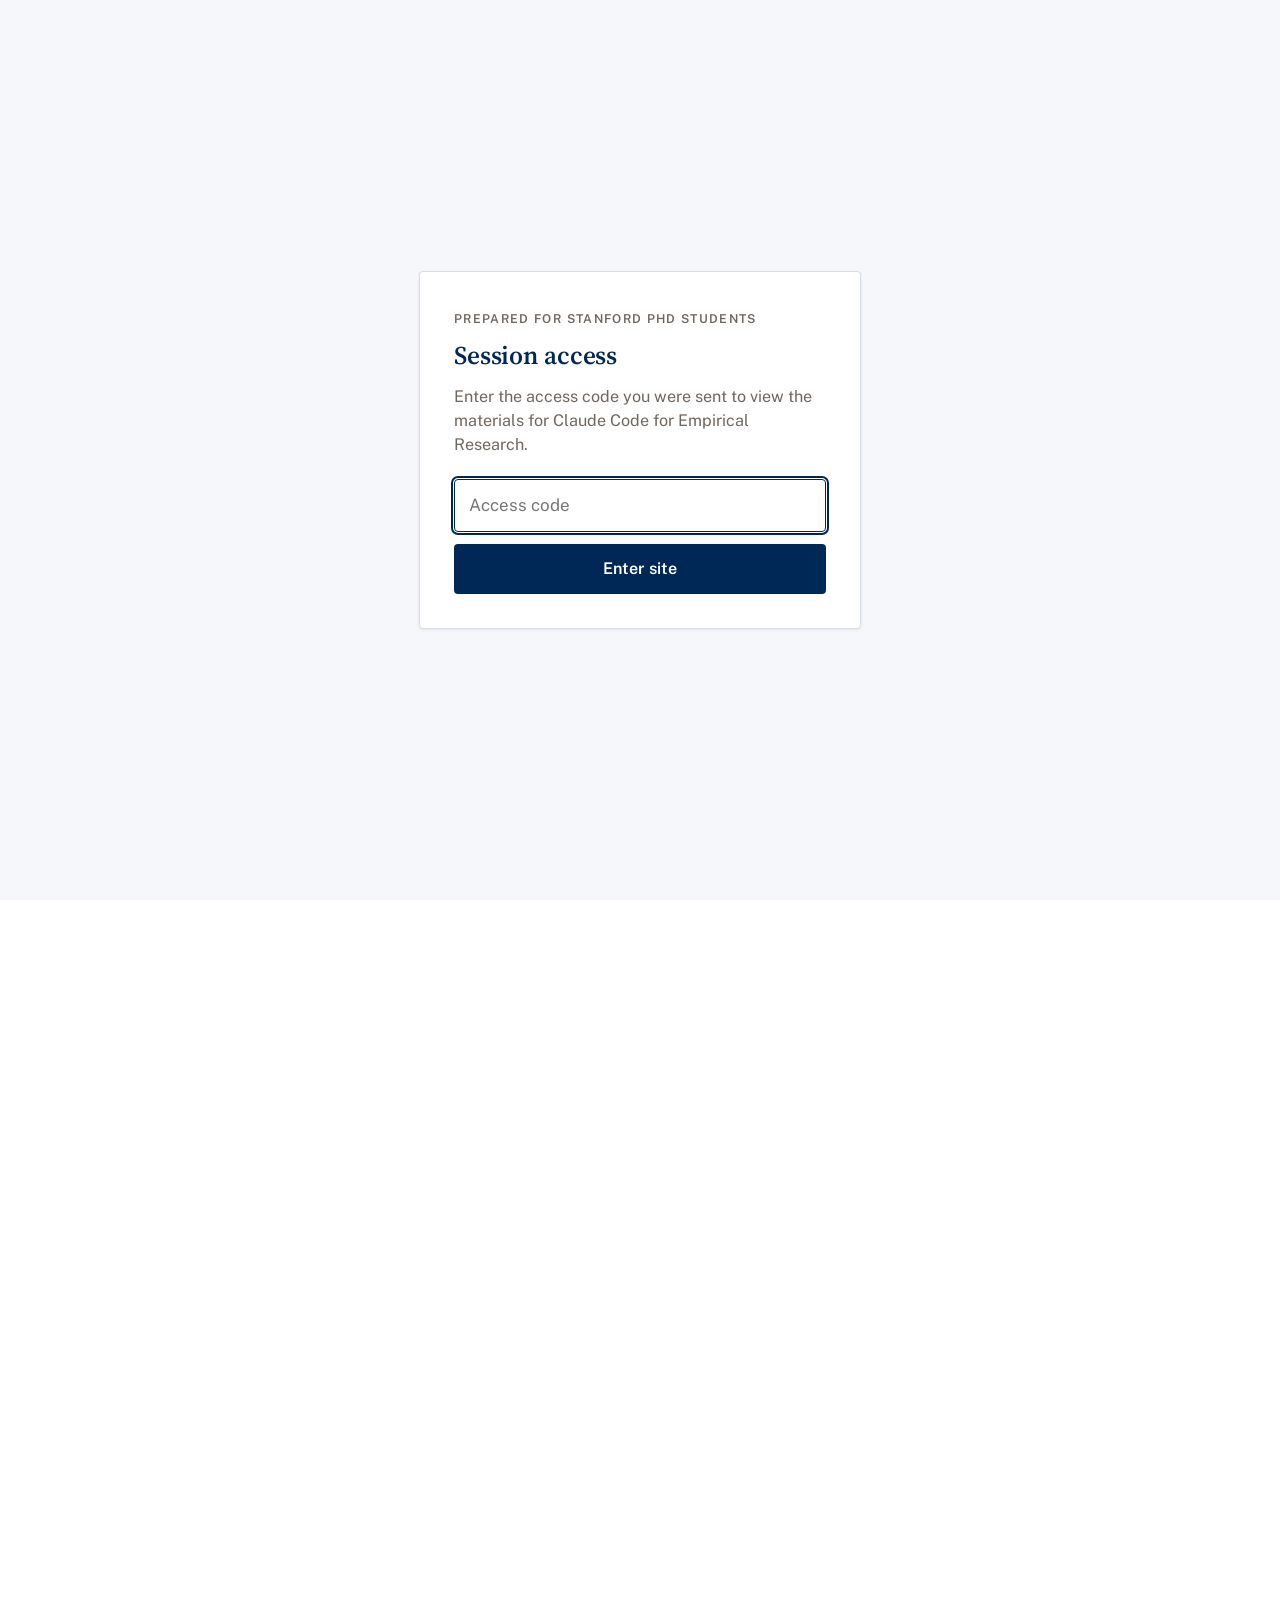
<file: session.html>
<!DOCTYPE html>
<html xmlns="http://www.w3.org/1999/xhtml" lang="en" xml:lang="en"><head>

<meta charset="utf-8">
<meta name="generator" content="quarto-1.11.9">

<meta name="viewport" content="width=device-width, initial-scale=1.0, user-scalable=yes">


<title>The Session – Claude Code for Empirical Research</title>
<style>
/* Default styles provided by pandoc.
** See https://pandoc.org/MANUAL.html#variables-for-html for config info.
*/
span.smallcaps{font-variant: small-caps;}
div.columns{display: flex; gap: 1.5em;}
div.column{flex: auto;}
@media screen {
div.columns{gap: min(4vw, 1.5em);}
div.column{overflow-x: auto;}
}
div.hanging-indent{margin-left: 1.5em; text-indent: -1.5em;}
ul.task-list{list-style: none;}
ul.task-list li input[type="checkbox"] {
  width: 0.8em;
  margin: 0 0.8em 0.2em -1em; /* quarto-specific, see https://github.com/quarto-dev/quarto-cli/issues/4556 */ 
  vertical-align: middle;
}
</style>


<script src="site_libs/quarto-nav/quarto-nav.js"></script>
<script src="site_libs/quarto-nav/headroom.min.js"></script>
<script src="site_libs/clipboard/clipboard.min.js"></script>
<script src="site_libs/quarto-search/autocomplete.umd.js"></script>
<script src="site_libs/quarto-search/fuse.min.js"></script>
<script src="site_libs/quarto-search/quarto-search.js"></script>
<meta name="quarto:offset" content="./">
<script src="site_libs/quarto-html/quarto.js" type="module"></script>
<script src="site_libs/quarto-html/tabsets/tabsets.js" type="module"></script>
<script src="site_libs/quarto-html/scrollable-regions/scrollable-regions.js" type="module"></script>
<script src="site_libs/quarto-html/popper.min.js"></script>
<script src="site_libs/quarto-html/tippy.umd.min.js"></script>
<script src="site_libs/quarto-html/anchor.min.js"></script>
<link href="site_libs/quarto-html/tippy.css" rel="stylesheet">
<link href="site_libs/quarto-html/quarto-syntax-highlighting-edb21251485c8f189a9fa1ae4f27e142.css" rel="stylesheet" id="quarto-text-highlighting-styles">
<script src="site_libs/bootstrap/bootstrap.min.js"></script>
<link href="site_libs/bootstrap/bootstrap-icons.css" rel="stylesheet">
<link href="site_libs/bootstrap/bootstrap-d3f297e00d3865e8a106c56fdec8500d.min.css" rel="stylesheet" append-hash="true" id="quarto-bootstrap" data-mode="light">
<script id="quarto-search-options" type="application/json">{
  "location": "navbar",
  "copy-button": false,
  "collapse-after": 3,
  "panel-placement": "end",
  "type": "overlay",
  "limit": 50,
  "keyboard-shortcut": [
    "f",
    "/",
    "s"
  ],
  "show-item-context": false,
  "language": {
    "search-no-results-text": "No results",
    "search-matching-documents-text": "matching documents",
    "search-copy-link-title": "Copy link to search",
    "search-hide-matches-text": "Hide additional matches",
    "search-more-match-text": "more match in this document",
    "search-more-matches-text": "more matches in this document",
    "search-clear-button-title": "Clear",
    "search-text-placeholder": "",
    "search-detached-cancel-button-title": "Cancel",
    "search-submit-button-title": "Submit",
    "search-label": "Search"
  }
}</script>
<style>html{ scroll-behavior: smooth; }</style>
<style>
  html.access-locked body > *:not(#course-access-gate) { visibility: hidden !important; }
  #course-access-gate {
    display: none;
    position: fixed;
    inset: 0;
    z-index: 99999;
    align-items: center;
    justify-content: center;
    padding: 1.5rem;
    background: #f5f7fa;
  }
  html.access-locked #course-access-gate { display: flex; }
  #course-access-gate .gate-card {
    width: min(26rem, 100%);
    background: #fff;
    border: 1px solid #d8dee6;
    border-radius: 4px;
    padding: 2.25rem 2rem 2rem;
    box-shadow: 0 1px 3px rgba(0, 0, 0, 0.08);
  }
  #course-access-gate .gate-kicker {
    margin: 0 0 0.75rem;
    color: #6f665e;
    font-family: "Public Sans", -apple-system, "Helvetica Neue", Arial, sans-serif;
    font-size: 0.72rem;
    font-weight: 600;
    letter-spacing: 0.11em;
    text-transform: uppercase;
  }
  #course-access-gate h1 {
    margin: 0 0 0.75rem;
    color: #002856;
    font-family: "Source Serif 4", Georgia, "Times New Roman", serif;
    font-size: 1.5rem;
    font-weight: 600;
    border: 0;
    padding: 0;
  }
  #course-access-gate p {
    margin: 0 0 1.25rem;
    color: #6f665e;
    font-size: 0.95rem;
    line-height: 1.5;
  }
  #course-access-gate form {
    display: grid;
    gap: 0.75rem;
  }
  #course-access-gate label {
    position: absolute;
    width: 1px;
    height: 1px;
    overflow: hidden;
    clip: rect(0 0 0 0);
  }
  #course-access-gate input[type="password"] {
    width: 100%;
    border: 1px solid #b9c2ce;
    border-radius: 4px;
    padding: 0.7rem 0.8rem;
    font-size: 1rem;
    color: #212529;
  }
  #course-access-gate input[type="password"]:focus {
    outline: 2px solid #002856;
    outline-offset: 1px;
    border-color: #002856;
  }
  #course-access-gate button {
    border: 0;
    border-radius: 4px;
    background: #002856;
    color: #fff;
    padding: 0.7rem 1rem;
    font-size: 0.95rem;
    font-weight: 600;
    cursor: pointer;
  }
  #course-access-gate button:hover { background: #001a3a; }
  #course-access-gate button:focus-visible { outline: 2px solid #286DC0; outline-offset: 2px; }
  #course-access-gate .gate-error {
    display: none;
    margin: 0;
    color: #b83a4b;
    font-size: 0.875rem;
  }
  #course-access-gate.show-error .gate-error { display: block; }
</style>
<script>
(function () {
  var STORAGE_KEY = "ccstan_access_ok";
  // SHA-256 of the session access code (plaintext is not stored in the repo)
  var CODE_HASH = "c7930552f871810b3660d889163157cfca0f66eaf93325c3a09383f3051b338f";

  function unlock() {
    document.documentElement.classList.remove("access-locked");
    var gate = document.getElementById("course-access-gate");
    if (gate) gate.remove();
  }

  try {
    if (sessionStorage.getItem(STORAGE_KEY) === CODE_HASH) {
      return;
    }
  } catch (e) {}

  document.documentElement.classList.add("access-locked");

  async function sha256Hex(text) {
    var data = new TextEncoder().encode(text);
    var digest = await crypto.subtle.digest("SHA-256", data);
    return Array.from(new Uint8Array(digest))
      .map(function (b) { return b.toString(16).padStart(2, "0"); })
      .join("");
  }

  function mountGate() {
    if (document.getElementById("course-access-gate")) return;
    var gate = document.createElement("div");
    gate.id = "course-access-gate";
    gate.innerHTML =
      '<div class="gate-card" role="dialog" aria-modal="true" aria-labelledby="gate-title">' +
        '<p class="gate-kicker">Prepared for Stanford PhD students</p>' +
        '<h1 id="gate-title">Session access</h1>' +
        '<p>Enter the access code you were sent to view the materials for Claude Code for Empirical Research.</p>' +
        '<form id="course-access-form">' +
          '<label for="course-access-code">Access code</label>' +
          '<input id="course-access-code" name="code" type="password" autocomplete="current-password" required autofocus placeholder="Access code">' +
          '<p class="gate-error" id="course-access-error">That code is not correct.</p>' +
          '<button type="submit">Enter site</button>' +
        '</form>' +
      '</div>';
    document.body.appendChild(gate);

    var form = document.getElementById("course-access-form");
    var input = document.getElementById("course-access-code");
    form.addEventListener("submit", async function (event) {
      event.preventDefault();
      gate.classList.remove("show-error");
      var hash = await sha256Hex(input.value.trim());
      if (hash === CODE_HASH) {
        try { sessionStorage.setItem(STORAGE_KEY, CODE_HASH); } catch (e) {}
        unlock();
        return;
      }
      gate.classList.add("show-error");
      input.select();
    });
  }

  if (document.readyState === "loading") {
    document.addEventListener("DOMContentLoaded", mountGate);
  } else {
    mountGate();
  }
})();
</script>
<!-- Web fallback type stack from the course style guide (yale_som_style.md §2):
     Source Serif 4 headings, Public Sans body/UI, JetBrains Mono code. -->
<link rel="preconnect" href="https://fonts.googleapis.com">
<link rel="preconnect" href="https://fonts.gstatic.com" crossorigin="">
<link rel="stylesheet" href="https://fonts.googleapis.com/css2?family=JetBrains+Mono:wght@400;600&amp;family=Public+Sans:ital,wght@0,400;0,500;0,600;0,700;1,400&amp;family=Source+Serif+4:opsz,wght@8..60,500;8..60,600;8..60,700&amp;display=swap">


</head>

<body class="nav-fixed quarto-light"><a id="quarto-skip-link" class="visually-hidden-focusable" href="#quarto-document-content">Skip to main content</a>

<div id="quarto-search-results"></div>
  <header id="quarto-header" class="headroom fixed-top">
    <nav class="navbar navbar-expand-lg " data-bs-theme="dark" aria-label="Site">
      <div class="navbar-container container-fluid">
      <div class="navbar-brand-container mx-auto">
    <a class="navbar-brand" href="./index.html">
    <span class="navbar-title">Claude Code for Empirical Research</span>
    </a>
  </div>
          <button class="navbar-toggler" type="button" data-bs-toggle="collapse" data-bs-target="#navbarCollapse" aria-controls="navbarCollapse" aria-expanded="false" aria-label="Toggle navigation" onclick="if (window.quartoToggleHeadroom) { window.quartoToggleHeadroom(); }">
  <span class="navbar-toggler-icon"></span>
</button>
          <div class="collapse navbar-collapse" id="navbarCollapse">
            <ul class="navbar-nav navbar-nav-scroll ms-auto">
  <li class="nav-item">
    <a class="nav-link" href="./index.html"> 
<span class="menu-text">Home</span></a>
  </li>  
  <li class="nav-item">
    <a class="nav-link" href="./before-class.html"> 
<span class="menu-text">Before Class</span></a>
  </li>  
  <li class="nav-item dropdown ">
    <a class="nav-link dropdown-toggle" href="#" id="nav-menu-session" role="link" data-bs-toggle="dropdown" aria-expanded="false">
 <span class="menu-text">Session</span>
    </a>
    <ul class="dropdown-menu dropdown-menu-end" aria-labelledby="nav-menu-session">    
        <li>
    <a class="dropdown-item" href="./session.html">
 <span class="dropdown-text">Agenda</span></a>
  </li>  
        <li>
    <a class="dropdown-item" href="./lab1.html">
 <span class="dropdown-text">Lab 1: FSDS to a verified figure</span></a>
  </li>  
        <li>
    <a class="dropdown-item" href="./lab2.html">
 <span class="dropdown-text">Lab 2: Skill and verification drills</span></a>
  </li>  
        <li>
    <a class="dropdown-item" href="./exit-ticket.html">
 <span class="dropdown-text">Exit ticket</span></a>
  </li>  
    </ul>
  </li>
  <li class="nav-item">
    <a class="nav-link" href="./readings.html"> 
<span class="menu-text">Readings</span></a>
  </li>  
  <li class="nav-item">
    <a class="nav-link" href="./after-class.html"> 
<span class="menu-text">After Class</span></a>
  </li>  
  <li class="nav-item">
    <a class="nav-link" href="./about.html"> 
<span class="menu-text">About</span></a>
  </li>  
</ul>
          </div> <!-- /navcollapse -->
            <div class="quarto-navbar-tools">
</div>
            <div id="quarto-search" class="" title="Search"></div>
      </div> <!-- /container-fluid -->
    </nav>
</header>
<!-- content -->
<div id="quarto-content" class="quarto-container page-columns page-rows-contents page-layout-article page-navbar">
<!-- sidebar -->
<!-- margin-sidebar -->
    <div id="quarto-margin-sidebar" class="sidebar margin-sidebar">
        <nav id="TOC" role="doc-toc" aria-labelledby="toc-title" class="toc-active">
    <h2 id="toc-title">On this page</h2>
   
  <ul>
  <li><a href="#agenda" id="toc-agenda" class="nav-link active" data-scroll-target="#agenda">Agenda</a></li>
  <li><a href="#block-by-block" id="toc-block-by-block" class="nav-link" data-scroll-target="#block-by-block">Block by block</a>
  <ul class="collapse">
  <li><a href="#framing-20-minutes" id="toc-framing-20-minutes" class="nav-link" data-scroll-target="#framing-20-minutes">Framing (20 minutes)</a></li>
  <li><a href="#live-demo-1-25-minutes" id="toc-live-demo-1-25-minutes" class="nav-link" data-scroll-target="#live-demo-1-25-minutes">Live demo 1 (25 minutes)</a></li>
  <li><a href="#lab-1-50-minutes" id="toc-lab-1-50-minutes" class="nav-link" data-scroll-target="#lab-1-50-minutes">Lab 1 (50 minutes)</a></li>
  <li><a href="#demo-2-and-lab-2a-30-minutes" id="toc-demo-2-and-lab-2a-30-minutes" class="nav-link" data-scroll-target="#demo-2-and-lab-2a-30-minutes">Demo 2 and Lab 2a (30 minutes)</a></li>
  <li><a href="#lab-2b-verification-drills-25-minutes" id="toc-lab-2b-verification-drills-25-minutes" class="nav-link" data-scroll-target="#lab-2b-verification-drills-25-minutes">Lab 2b: verification drills (25 minutes)</a></li>
  <li><a href="#discussion-and-exit-ticket-20-minutes" id="toc-discussion-and-exit-ticket-20-minutes" class="nav-link" data-scroll-target="#discussion-and-exit-ticket-20-minutes">Discussion and exit ticket (20 minutes)</a></li>
  </ul></li>
  <li><a href="#slides" id="toc-slides" class="nav-link" data-scroll-target="#slides">Slides</a></li>
  </ul>
</nav>
    </div>
<!-- main -->
<main class="content" id="quarto-document-content" tabindex="-1">

<header id="title-block-header" class="quarto-title-block default">
<div class="quarto-title">
<h1 class="title">The Session</h1>
</div>



<div class="quarto-title-meta">

    
  
    
  </div>
  


</header>


<div class="module-links">
<p><a href="assets/slides/html/index.html" class="btn"><span class="bi bi-easel" aria-hidden="true"></span> Slides</a> <a href="assets/slides/stanford_slides.pdf"><span class="bi bi-file-earmark-pdf" aria-hidden="true"></span> Slides (PDF)</a> <a href="./lab1.html"><span class="bi bi-tools" aria-hidden="true"></span> Lab 1</a> <a href="./lab2.html"><span class="bi bi-tools" aria-hidden="true"></span> Lab 2</a> <a href="assets/stanford_starter.zip"><span class="bi bi-file-earmark-zip" aria-hidden="true"></span> Starter pack (zip)</a></p>
</div>
<p>The session is on <strong>Tuesday, November 3, 2026, from 12:00 to 3:00 pm in Room E247</strong>. It runs three hours with one ten-minute break. About half of it is your own work at the keyboard. Bring your laptop charged, with everything on the <a href="./before-class.html">Before Class</a> page done, and the data already in <code>~/stanford_lab/fsds/</code>.</p>
<section id="agenda" class="level2">
<h2 class="anchored" data-anchor-id="agenda">Agenda</h2>
<div class="agenda">
<table class="caption-top table">
<thead>
<tr class="header">
<th>Time (pm)</th>
<th>Block</th>
<th>What happens</th>
<th>Where</th>
</tr>
</thead>
<tbody>
<tr class="odd">
<td>12:00–12:20</td>
<td>Framing</td>
<td>What an agent does that a chat window doesn’t: it reads, writes and runs files, and it iterates on what it sees. The ladder of AI tools. How you stay in control: CLAUDE.md, permission prompts, plan mode and the Esc key.</td>
<td>Slides</td>
</tr>
<tr class="even">
<td>12:20–12:45</td>
<td>Live demo 1</td>
<td>An idea on FSDS data taken to a verified figure, with the six-part opening prompt and the paper trail it produces. One planned failure and its recovery, and one number checked against a 10-K.</td>
<td>Slides</td>
</tr>
<tr class="odd">
<td>12:45–1:35</td>
<td>Lab 1 (50 min)</td>
<td>You build the same loop on your three downloaded quarters at one of three tiers, then work through the verify checklist.</td>
<td><a href="./lab1.html">Lab 1</a></td>
</tr>
<tr class="even">
<td>1:35–1:45</td>
<td>Break</td>
<td></td>
<td></td>
</tr>
<tr class="odd">
<td>1:45–2:15</td>
<td>Demo 2 + Lab 2a</td>
<td>A five-minute EDGAR demo that turns 10-K text into data. Then you turn your Lab 1 pipeline into a skill and test that it fires in a fresh session.</td>
<td><a href="./lab2.html#lab-2a">Lab 2, Part A</a></td>
</tr>
<tr class="even">
<td>2:15–2:40</td>
<td>Lab 2b</td>
<td>Three verification drills on your own repo: the two-check credential audit, a clean-room referee and one tested deny rule.</td>
<td><a href="./lab2.html#lab-2b">Lab 2, Part B</a></td>
</tr>
<tr class="odd">
<td>2:40–3:00</td>
<td>Discussion + exit ticket</td>
<td>What this changes in the market for research, drawing on the two readings and on what you just did. Then a short written exit ticket.</td>
<td><a href="./readings.html">Readings</a></td>
</tr>
</tbody>
</table>
</div>
</section>
<section id="block-by-block" class="level2">
<h2 class="anchored" data-anchor-id="block-by-block">Block by block</h2>
<section id="framing-20-minutes" class="level3">
<h3 class="anchored" data-anchor-id="framing-20-minutes">Framing (20 minutes)</h3>
<p>A chat window answers questions. An agent like Claude Code works in a folder on your machine: it reads your files, writes scripts, runs them, looks at the output and tries again. That makes it more useful for empirical work, and it means you need ways to control it. We cover four: a <code>CLAUDE.md</code> file that holds the project’s standing instructions, the permission prompts that ask before Claude edits a file or runs a command, plan mode (Shift+Tab) for agreeing on a plan before anything runs, and Esc to stop it mid-step. For the rest of the session, we check every number the agent reports against a source it did not produce.</p>
</section>
<section id="live-demo-1-25-minutes" class="level3">
<h3 class="anchored" data-anchor-id="live-demo-1-25-minutes">Live demo 1 (25 minutes)</h3>
<p>I take one research idea on FSDS data from an empty folder to a finished figure. Watch three things. The opening prompt has six parts (DATA, JOIN, MEASURE, AGGREGATION, OUTPUT, PAPER TRAIL), and you will reuse it in Lab 1. The paper trail gets written as the work happens: <code>DATA_PROFILE.md</code> before any figure, <code>DECISIONS.md</code> for every choice, and <code>LOG.md</code> for every step. And at least one thing goes wrong on purpose, such as a download refused with “403 Forbidden” for a missing User-Agent or duplicate rows that would double-count a firm, so you can see how the agent recovers and where I step in. The demo ends by checking one number against the actual 10-K on EDGAR.</p>
</section>
<section id="lab-1-50-minutes" class="level3">
<h3 class="anchored" data-anchor-id="lab-1-50-minutes">Lab 1 (50 minutes)</h3>
<p>You run the same loop yourself on the quarters you downloaded. Pick a tier (cash holdings, R&amp;D intensity, or your own question), adapt <code>lab1_opening_prompt.md</code>, and finish with <code>lab1_verify_checklist.md</code>. Full instructions are on the <a href="./lab1.html">Lab 1 page</a>.</p>
</section>
<section id="demo-2-and-lab-2a-30-minutes" class="level3">
<h3 class="anchored" data-anchor-id="demo-2-and-lab-2a-30-minutes">Demo 2 and Lab 2a (30 minutes)</h3>
<p>A short demo applies the same steps to text: pulling the Risk Factors section (Item 1A) from a set of 10-Ks, counting a keyword, caching every download so a rerun fetches nothing twice, and writing a quality report that says which filings failed and why. Then you package your Lab 1 pipeline as a skill, <code>.claude/skills/fsds-panel/SKILL.md</code>, starting from <code>SKILL_skeleton.md</code>, and test that it fires in a fresh session on a request that doesn’t name it. Instructions are in <a href="./lab2.html#lab-2a">Lab 2, Part A</a>.</p>
</section>
<section id="lab-2b-verification-drills-25-minutes" class="level3">
<h3 class="anchored" data-anchor-id="lab-2b-verification-drills-25-minutes">Lab 2b: verification drills (25 minutes)</h3>
<p>Three short drills from <code>lab2_verification_drills.md</code>, all on your own project: the two-check credential audit, a clean-room referee that sees only your figure caption or paper-trail summary, and one deny rule in <code>.claude/settings.json</code> that you test. Instructions are in <a href="./lab2.html#lab-2b">Lab 2, Part B</a>.</p>
</section>
<section id="discussion-and-exit-ticket-20-minutes" class="level3">
<h3 class="anchored" data-anchor-id="discussion-and-exit-ticket-20-minutes">Discussion and exit ticket (20 minutes)</h3>
<p>We discuss three questions, one each on learning, on verification and on the market for papers, using the two readings and your own experience from the labs. The discussion questions for each paper are on the <a href="./readings.html">Readings page</a>.</p>
<p>The <a href="./exit-ticket.html">exit ticket</a> is a short form on this site; you fill it in and email it from the page. It asks for four short answers:</p>
<ul>
<li>one thing that broke today, and how you found out;</li>
<li>one thing you will verify next time before you trust a result;</li>
<li>one research task you will delegate to an agent;</li>
<li>one research task you won’t.</li>
</ul>
</section>
</section>
<section id="slides" class="level2">
<h2 class="anchored" data-anchor-id="slides">Slides</h2>
<p>The <a href="assets/slides/html/index.html">slides</a> follow the agenda above, with a section for each block. They include the lab instructions, the verify checklist, the skill steps and the drill steps, so you can keep them open next to your terminal during the labs. They open in your browser: use the arrow keys to move, O for an overview of all slides. A <a href="assets/slides/stanford_slides.pdf">PDF copy</a> is there if you prefer one.</p>


</section>

</main> <!-- /main -->
<script>
/* Lab checklists: remember ticked boxes per page in this browser only
   (convenience, not a record), and add a small progress line + reset. */
(function () {
  function init() {
    var lists = document.querySelectorAll("main ul.task-list");
    if (!lists.length) return;
    var key = "ccstan_checklist:" + location.pathname;
    var saved = {};
    try { saved = JSON.parse(localStorage.getItem(key) || "{}") || {}; } catch (e) {}

    lists.forEach(function (ul, li) {
      var boxes = ul.querySelectorAll('input[type="checkbox"]');
      var status = document.createElement("p");
      status.className = "checklist-status";
      status.setAttribute("aria-live", "polite");

      function refresh() {
        var n = 0;
        boxes.forEach(function (b) {
          var item = b.closest("li");
          if (item) item.classList.toggle("is-checked", b.checked);
          if (b.checked) n++;
        });
        status.firstChild.nodeValue = n + " of " + boxes.length + " checked ";
      }

      status.appendChild(document.createTextNode(""));
      var reset = document.createElement("button");
      reset.type = "button";
      reset.className = "checklist-reset";
      reset.textContent = "Clear";
      status.appendChild(reset);

      boxes.forEach(function (b, bi) {
        var id = li + ":" + bi;
        if (saved[id]) b.checked = true;
        b.addEventListener("change", function () {
          saved[id] = b.checked;
          try { localStorage.setItem(key, JSON.stringify(saved)); } catch (e) {}
          refresh();
        });
      });
      reset.addEventListener("click", function () {
        boxes.forEach(function (b, bi) { b.checked = false; saved[li + ":" + bi] = false; });
        try { localStorage.setItem(key, JSON.stringify(saved)); } catch (e) {}
        refresh();
      });

      ul.parentNode.insertBefore(status, ul.nextSibling);
      refresh();
    });
  }
  if (document.readyState === "loading") {
    document.addEventListener("DOMContentLoaded", init);
  } else {
    init();
  }
})();
</script>
<script>
/* Session video: show captions in a strip under the player instead of on
   top of the slide, where they collided with slide text and with the
   controls after a seek. Full screen falls back to the browser's own
   captions. The player's CC button still turns captions on and off. */
(function () {
  function setup(v) {
    var frame = v.closest(".module-video__frame");
    var track = null;
    for (var i = 0; i < v.textTracks.length; i++) {
      var t = v.textTracks[i];
      if (t.kind === "captions" || t.kind === "subtitles") { track = t; break; }
    }
    if (!frame || !track) return;

    var strip = document.createElement("div");
    strip.className = "module-video__captions";
    frame.insertAdjacentElement("afterend", strip);

    var wantOn = track.mode !== "disabled";
    var internal = false;

    function isFull() {
      return document.fullscreenElement === v ||
             document.webkitFullscreenElement === v ||
             v.webkitDisplayingFullscreen === true;
    }
    function setMode(m) {
      if (track.mode === m) return;
      internal = true;
      track.mode = m;
      setTimeout(function () { internal = false; }, 0);
    }
    function render() {
      strip.hidden = !wantOn || isFull();
      strip.textContent = "";
      if (strip.hidden || !track.activeCues) return;
      for (var i = 0; i < track.activeCues.length; i++) {
        var line = document.createElement("span");
        line.className = "module-video__caption-line";
        line.appendChild(track.activeCues[i].getCueAsHTML());
        strip.appendChild(line);
      }
    }
    function sync() {
      if (isFull()) setMode(wantOn ? "showing" : "disabled");
      else setMode(wantOn ? "hidden" : "disabled");
      render();
    }

    v.textTracks.addEventListener("change", function () {
      if (internal) return;
      if (isFull()) {
        wantOn = track.mode === "showing";
      } else if (track.mode === "showing") {
        // The CC button only ever turns the track to "showing"; treat it as a toggle.
        wantOn = !wantOn;
      } else if (track.mode === "disabled") {
        wantOn = false;
      }
      sync();
    });
    track.addEventListener("cuechange", render);
    ["seeked", "loadedmetadata"].forEach(function (e) { v.addEventListener(e, render); });
    ["fullscreenchange", "webkitfullscreenchange"].forEach(function (e) {
      document.addEventListener(e, sync);
    });
    ["webkitbeginfullscreen", "webkitendfullscreen"].forEach(function (e) {
      v.addEventListener(e, function () { setTimeout(sync, 0); });
    });
    sync();
  }
  function init() {
    document.querySelectorAll(".module-video video").forEach(setup);
  }
  if (document.readyState === "loading") {
    document.addEventListener("DOMContentLoaded", init);
  } else {
    init();
  }
})();
</script>
<script id="quarto-html-after-body" type="application/javascript">
  window.document.addEventListener("DOMContentLoaded", function (event) {
    const icon = "";
    const anchorJS = new window.AnchorJS();
    anchorJS.options = {
      placement: 'right',
      icon: icon
    };
    anchorJS.add('.anchored');
    const isCodeAnnotation = (el) => {
      for (const clz of el.classList) {
        if (clz.startsWith('code-annotation-')) {                     
          return true;
        }
      }
      return false;
    }
    const onCopySuccess = function(e) {
      // button target
      const button = e.trigger;
      // don't keep focus
      button.blur();
      // flash "checked"
      button.classList.add('code-copy-button-checked');
      var currentTitle = button.getAttribute("title");
      button.setAttribute("title", "Copied!");
      let tooltip;
      if (window.bootstrap) {
        button.setAttribute("data-bs-toggle", "tooltip");
        button.setAttribute("data-bs-placement", "left");
        button.setAttribute("data-bs-title", "Copied!");
        tooltip = new bootstrap.Tooltip(button, 
          { trigger: "manual", 
            customClass: "code-copy-button-tooltip",
            offset: [0, -8]});
        tooltip.show();    
      }
      setTimeout(function() {
        if (tooltip) {
          tooltip.hide();
          button.removeAttribute("data-bs-title");
          button.removeAttribute("data-bs-toggle");
          button.removeAttribute("data-bs-placement");
        }
        button.setAttribute("title", currentTitle);
        button.classList.remove('code-copy-button-checked');
      }, 1000);
      // clear code selection
      e.clearSelection();
    }
    const getTextToCopy = function(trigger) {
      const outerScaffold = trigger.parentElement.cloneNode(true);
      const codeEl = outerScaffold.querySelector('code');
      for (const childEl of codeEl.children) {
        if (isCodeAnnotation(childEl)) {
          childEl.remove();
        }
      }
      return codeEl.innerText;
    }
    const clipboard = new window.ClipboardJS('.code-copy-button:not([data-in-quarto-modal])', {
      text: getTextToCopy
    });
    clipboard.on('success', onCopySuccess);
    if (window.document.getElementById('quarto-embedded-source-code-modal')) {
      const clipboardModal = new window.ClipboardJS('.code-copy-button[data-in-quarto-modal]', {
        text: getTextToCopy,
        container: window.document.getElementById('quarto-embedded-source-code-modal')
      });
      clipboardModal.on('success', onCopySuccess);
    }
      var localhostRegex = new RegExp(/^(?:http|https):\/\/localhost\:?[0-9]*\//);
      var mailtoRegex = new RegExp(/^mailto:/);
        var filterRegex = new RegExp("https:\/\/johnmbarrios\.com\/claude-code-stanford\/");
      var isInternal = (href) => {
          return filterRegex.test(href) || localhostRegex.test(href) || mailtoRegex.test(href);
      }
      // Inspect non-navigation links and adorn them if external
      window.quartoDecorateExternalLinks = function (root) {
     var links = (root || window.document).querySelectorAll('a[href]:not(.nav-link):not(.navbar-brand):not(.toc-action):not(.sidebar-link):not(.sidebar-item-toggle):not(.pagination-link):not(.no-external):not([aria-hidden]):not(.dropdown-item):not(.quarto-navigation-tool):not(.about-link)');
      for (var i=0; i<links.length; i++) {
        const link = links[i];
        if (!isInternal(link.href)) {
          // undo the damage that might have been done by quarto-nav.js in the case of
          // links that we want to consider external
          if (link.dataset.originalHref !== undefined) {
            link.href = link.dataset.originalHref;
          }
          if (!link.classList.contains('no-external-icon')) {
          }
        }
      }
      };
      window.quartoDecorateExternalLinks(window.document);
    // Esc closes the popup (WCAG 1.4.13) and focus leaving both trigger and
    // popup closes it (WCAG 2.4.11); tippy handles neither for interactive popups.
    const hideOnEscAndFocusOut = {
      name: 'hideOnEscAndFocusOut',
      defaultValue: true,
      fn(instance) {
        const dismiss = () => {
          // A show scheduled by the trigger delay would otherwise reopen it
          instance.clearDelayTimeouts();
          instance.hide();
        };
        const onKeyDown = (event) => {
          if (event.key !== 'Escape') {
            return;
          }
          // Keep Esc from also reaching page handlers (e.g. reveal.js overview),
          // except an open reveal.js slide menu, which Esc should close too.
          // The menu handles keys only when its keyboard option is on.
          const menuHandlesEsc = window.Reveal?.getPlugin?.('menu')?.isOpen() &&
            window.Reveal.getConfig().menu?.keyboard !== false;
          if (!menuHandlesEsc) {
            event.stopPropagation();
          }
          if (instance.popper.contains(window.document.activeElement)) {
            // Disabled while refocusing so the focus trigger does not reopen it
            instance.disable();
            instance.reference.focus();
            instance.enable();
          }
          dismiss();
        };
        const onFocusOut = (event) => {
          const target = event.relatedTarget;
          if (target && !instance.reference.contains(target) &&
              !instance.popper.contains(target)) {
            dismiss();
          }
        };
        // On the trigger too: a click trigger (code-annotations: select) has no
        // blur handling. Attached for the instance's lifetime so leaving the
        // trigger also cancels a show still pending on the trigger delay.
        instance.reference.addEventListener('focusout', onFocusOut);
        return {
          onShow() {
            window.document.addEventListener('keydown', onKeyDown, true);
            instance.popper.addEventListener('focusout', onFocusOut);
          },
          onHide() {
            window.document.removeEventListener('keydown', onKeyDown, true);
            instance.popper.removeEventListener('focusout', onFocusOut);
          },
          onDestroy() {
            instance.reference.removeEventListener('focusout', onFocusOut);
          },
        };
      },
    };
    function tippyHover(el, contentFn, onTriggerFn, onUntriggerFn) {
      const config = {
        allowHTML: true,
        maxWidth: 500,
        delay: 100,
        arrow: false,
        appendTo: function(el) {
            return el.parentElement;
        },
        interactive: true,
        interactiveBorder: 10,
        theme: 'quarto',
        placement: 'bottom-start',
        plugins: [hideOnEscAndFocusOut],
      };
      if (contentFn) {
        config.content = contentFn;
      }
      if (onTriggerFn) {
        config.onTrigger = onTriggerFn;
      }
      if (onUntriggerFn) {
        config.onUntrigger = onUntriggerFn;
      }
      window.tippy(el, config); 
    }
    const noterefs = window.document.querySelectorAll('a[role="doc-noteref"]');
    for (var i=0; i<noterefs.length; i++) {
      const ref = noterefs[i];
      tippyHover(ref, function() {
        // use id or data attribute instead here
        let href = ref.getAttribute('data-footnote-href') || ref.getAttribute('href');
        try { href = new URL(href).hash; } catch {}
        const id = href.replace(/^#\/?/, "");
        const note = window.document.getElementById(id);
        if (note) {
          return note.innerHTML;
        } else {
          return "";
        }
      });
    }
    const xrefs = window.document.querySelectorAll('a.quarto-xref');
    const processXRef = (id, note) => {
      // Strip column container classes
      const stripColumnClz = (el) => {
        el.classList.remove("page-full", "page-columns");
        if (el.children) {
          for (const child of el.children) {
            stripColumnClz(child);
          }
        }
      }
      stripColumnClz(note)
      if (id === null || id.startsWith('sec-')) {
        // Special case sections, only their first couple elements
        const container = document.createElement("div");
        if (note.children && note.children.length > 2) {
          container.appendChild(note.children[0].cloneNode(true));
          for (let i = 1; i < note.children.length; i++) {
            const child = note.children[i];
            if (child.tagName === "P" && child.innerText === "") {
              continue;
            } else {
              container.appendChild(child.cloneNode(true));
              break;
            }
          }
          if (window.Quarto?.typesetMath) {
            window.Quarto.typesetMath(container);
          }
          return container.innerHTML
        } else {
          if (window.Quarto?.typesetMath) {
            window.Quarto.typesetMath(note);
          }
          return note.innerHTML;
        }
      } else {
        // Remove any anchor links if they are present
        const anchorLink = note.querySelector('a.anchorjs-link');
        if (anchorLink) {
          anchorLink.remove();
        }
        if (window.Quarto?.typesetMath) {
          window.Quarto.typesetMath(note);
        }
        if (note.classList.contains("callout")) {
          return note.outerHTML;
        } else {
          return note.innerHTML;
        }
      }
    }
    for (var i=0; i<xrefs.length; i++) {
      const xref = xrefs[i];
      tippyHover(xref, undefined, function(instance) {
        instance.disable();
        let url = xref.getAttribute('href');
        let hash = undefined; 
        if (url.startsWith('#')) {
          hash = url;
        } else {
          try { hash = new URL(url).hash; } catch {}
        }
        if (hash) {
          const id = hash.replace(/^#\/?/, "");
          const note = window.document.getElementById(id);
          if (note !== null) {
            try {
              const html = processXRef(id, note.cloneNode(true));
              instance.setContent(html);
            } finally {
              instance.enable();
              instance.show();
            }
          } else {
            // See if we can fetch this
            fetch(url.split('#')[0])
            .then(res => res.text())
            .then(html => {
              const parser = new DOMParser();
              const htmlDoc = parser.parseFromString(html, "text/html");
              const note = htmlDoc.getElementById(id);
              if (note !== null) {
                const html = processXRef(id, note);
                instance.setContent(html);
              } 
            }).finally(() => {
              instance.enable();
              instance.show();
            });
          }
        } else {
          // See if we can fetch a full url (with no hash to target)
          // This is a special case and we should probably do some content thinning / targeting
          fetch(url)
          .then(res => res.text())
          .then(html => {
            const parser = new DOMParser();
            const htmlDoc = parser.parseFromString(html, "text/html");
            const note = htmlDoc.querySelector('main.content');
            if (note !== null) {
              // This should only happen for chapter cross references
              // (since there is no id in the URL)
              // remove the first header
              if (note.children.length > 0 && note.children[0].tagName === "HEADER") {
                note.children[0].remove();
              }
              const html = processXRef(null, note);
              instance.setContent(html);
            } 
          }).finally(() => {
            instance.enable();
            instance.show();
          });
        }
      }, function(instance) {
      });
    }
        let selectedAnnoteEl;
        const selectorForAnnotation = ( cell, annotation) => {
          let cellAttr = 'data-code-cell="' + cell + '"';
          let lineAttr = 'data-code-annotation="' +  annotation + '"';
          const selector = 'span[' + cellAttr + '][' + lineAttr + ']';
          return selector;
        }
        const selectCodeLines = (annoteEl) => {
          const doc = window.document;
          const targetCell = annoteEl.getAttribute("data-target-cell");
          const targetAnnotation = annoteEl.getAttribute("data-target-annotation");
          const annoteSpan = window.document.querySelector(selectorForAnnotation(targetCell, targetAnnotation));
          const lines = annoteSpan.getAttribute("data-code-lines").split(",");
          const lineIds = lines.map((line) => {
            return targetCell + "-" + line;
          })
          // Each band is positioned against its own containing block, which is
          // not the offsetParent of the lines, so place it from client rects.
          const placeBand = (band, firstEl, lastEl, codeBlock) => {
            const container = band.offsetParent;
            if (container === null) {
              return;
            }
            const containerRect = container.getBoundingClientRect();
            // Reveal.js scales slides with a transform, so convert client
            // pixels back to the CSS pixels of the container.
            const scale = containerRect.height / container.offsetHeight || 1;
            const firstRect = firstEl.getBoundingClientRect();
            const lastRect = lastEl.getBoundingClientRect();
            const top = (firstRect.top - containerRect.top) / scale - container.clientTop + container.scrollTop;
            const height = (lastRect.bottom - firstRect.top) / scale;
            band.style.top = top - 2 + "px";
            band.style.height = height + 4 + "px";
            if (codeBlock) {
              // Without the copy button wrapper, the containing block is wider
              // than the code block, so span the code block explicitly.
              const blockRect = codeBlock.getBoundingClientRect();
              band.style.left = (blockRect.left - containerRect.left) / scale - container.clientLeft + container.scrollLeft + "px";
              band.style.width = blockRect.width / scale + "px";
            }
          };
          if (lineIds.length > 0) {
            const el = window.document.getElementById(lineIds[0]);
            const lastEl = window.document.getElementById(lineIds[lineIds.length - 1]);
            const parent = el.parentElement.parentElement;
            // cook up a div (if necessary) and position it
            let div = window.document.getElementById("code-annotation-line-highlight");
            if (div === null) {
              div = window.document.createElement("div");
              div.setAttribute("id", "code-annotation-line-highlight");
              div.style.position = 'absolute';
              parent.appendChild(div);
            }
            placeBand(div, el, lastEl, parent.closest("div.sourceCode") || parent);
            let gutterDiv = window.document.getElementById("code-annotation-line-highlight-gutter");
            if (gutterDiv === null) {
              gutterDiv = window.document.createElement("div");
              gutterDiv.setAttribute("id", "code-annotation-line-highlight-gutter");
              gutterDiv.style.position = 'absolute';
              const codeCell = window.document.getElementById(targetCell);
              const gutter = codeCell.querySelector('.code-annotation-gutter');
              gutter.appendChild(gutterDiv);
            }
            placeBand(gutterDiv, el, lastEl);
            selectedAnnoteEl = annoteEl;
          }
        };
        const unselectCodeLines = () => {
          const elementsIds = ["code-annotation-line-highlight", "code-annotation-line-highlight-gutter"];
          elementsIds.forEach((elId) => {
            const div = window.document.getElementById(elId);
            if (div) {
              div.remove();
            }
          });
          selectedAnnoteEl = undefined;
        };
          // Handle positioning of the toggle
      window.addEventListener(
        "resize",
        throttle(() => {
          elRect = undefined;
          if (selectedAnnoteEl) {
            selectCodeLines(selectedAnnoteEl);
          }
        }, 10)
      );
      function throttle(fn, ms) {
      let throttle = false;
      let timer;
        return (...args) => {
          if(!throttle) { // first call gets through
              fn.apply(this, args);
              throttle = true;
          } else { // all the others get throttled
              if(timer) clearTimeout(timer); // cancel #2
              timer = setTimeout(() => {
                fn.apply(this, args);
                timer = throttle = false;
              }, ms);
          }
        };
      }
        // Attach click handler to the DT
        const annoteDls = window.document.querySelectorAll('dt[data-target-cell]');
        for (const annoteDlNode of annoteDls) {
          annoteDlNode.addEventListener('click', (event) => {
            const clickedEl = event.target;
            if (clickedEl !== selectedAnnoteEl) {
              unselectCodeLines();
              const activeEl = window.document.querySelector('dt[data-target-cell].code-annotation-active');
              if (activeEl) {
                activeEl.classList.remove('code-annotation-active');
              }
              selectCodeLines(clickedEl);
              clickedEl.classList.add('code-annotation-active');
            } else {
              // Unselect the line
              unselectCodeLines();
              clickedEl.classList.remove('code-annotation-active');
            }
          });
        }
    const findCites = (el) => {
      const parentEl = el.parentElement;
      if (parentEl) {
        const cites = parentEl.dataset.cites;
        if (cites) {
          return {
            el,
            cites: cites.split(' ')
          };
        } else {
          return findCites(el.parentElement)
        }
      } else {
        return undefined;
      }
    };
    var bibliorefs = window.document.querySelectorAll('a[role="doc-biblioref"]');
    for (var i=0; i<bibliorefs.length; i++) {
      const ref = bibliorefs[i];
      const citeInfo = findCites(ref);
      if (citeInfo) {
        tippyHover(citeInfo.el, function() {
          var popup = window.document.createElement('div');
          citeInfo.cites.forEach(function(cite) {
            var citeDiv = window.document.createElement('div');
            citeDiv.classList.add('hanging-indent');
            citeDiv.classList.add('csl-entry');
            var biblioDiv = window.document.getElementById('ref-' + cite);
            if (biblioDiv) {
              citeDiv.innerHTML = biblioDiv.innerHTML;
            }
            popup.appendChild(citeDiv);
          });
          return popup.innerHTML;
        });
      }
    }
  });
  </script>
  <script type="application/javascript">
  window.quartoScrollableRegionsLabels = {"code":"Scrollable code","output":"Scrollable output"};
  </script>
</div> <!-- /content -->
<footer class="footer">
  <div class="nav-footer">
    <div class="nav-footer-left">
      &nbsp;
    </div>   
    <div class="nav-footer-center">
      <ul class="footer-items list-unstyled">
    <li class="nav-item">
 John Barrios · Yale School of Management · Prepared for Stanford PhD students · 
  </li>  
    <li class="nav-item">
    <a class="nav-link" href="./about.html">
<p>About</p>
</a>
  </li>  
</ul>
    </div>
    <div class="nav-footer-right">
      &nbsp;
    </div>
  </div>
</footer>




<script src="site_libs/quarto-html/zenscroll-min.js"></script>
</body></html>
</file>
<file: site_libs/quarto-html/tippy.css>
.tippy-box[data-animation=fade][data-state=hidden]{opacity:0}[data-tippy-root]{max-width:calc(100vw - 10px)}.tippy-box{position:relative;background-color:#333;color:#fff;border-radius:4px;font-size:14px;line-height:1.4;white-space:normal;outline:0;transition-property:transform,visibility,opacity}.tippy-box[data-placement^=top]>.tippy-arrow{bottom:0}.tippy-box[data-placement^=top]>.tippy-arrow:before{bottom:-7px;left:0;border-width:8px 8px 0;border-top-color:initial;transform-origin:center top}.tippy-box[data-placement^=bottom]>.tippy-arrow{top:0}.tippy-box[data-placement^=bottom]>.tippy-arrow:before{top:-7px;left:0;border-width:0 8px 8px;border-bottom-color:initial;transform-origin:center bottom}.tippy-box[data-placement^=left]>.tippy-arrow{right:0}.tippy-box[data-placement^=left]>.tippy-arrow:before{border-width:8px 0 8px 8px;border-left-color:initial;right:-7px;transform-origin:center left}.tippy-box[data-placement^=right]>.tippy-arrow{left:0}.tippy-box[data-placement^=right]>.tippy-arrow:before{left:-7px;border-width:8px 8px 8px 0;border-right-color:initial;transform-origin:center right}.tippy-box[data-inertia][data-state=visible]{transition-timing-function:cubic-bezier(.54,1.5,.38,1.11)}.tippy-arrow{width:16px;height:16px;color:#333}.tippy-arrow:before{content:"";position:absolute;border-color:transparent;border-style:solid}.tippy-content{position:relative;padding:5px 9px;z-index:1}
</file>
<file: site_libs/quarto-html/quarto-syntax-highlighting-edb21251485c8f189a9fa1ae4f27e142.css>
/* quarto syntax highlight colors */
:root {
  --quarto-hl-ot-color: #003B4F;
  --quarto-hl-at-color: #657422;
  --quarto-hl-ss-color: #20794D;
  --quarto-hl-an-color: #5E5E5E;
  --quarto-hl-fu-color: #4758AB;
  --quarto-hl-st-color: #20794D;
  --quarto-hl-cf-color: #003B4F;
  --quarto-hl-op-color: #5E5E5E;
  --quarto-hl-er-color: #AD0000;
  --quarto-hl-bn-color: #AD0000;
  --quarto-hl-al-color: #AD0000;
  --quarto-hl-va-color: #111111;
  --quarto-hl-bu-color: inherit;
  --quarto-hl-ex-color: inherit;
  --quarto-hl-pp-color: #AD0000;
  --quarto-hl-in-color: #5E5E5E;
  --quarto-hl-vs-color: #20794D;
  --quarto-hl-wa-color: #5E5E5E;
  --quarto-hl-do-color: #5E5E5E;
  --quarto-hl-im-color: #00769E;
  --quarto-hl-ch-color: #20794D;
  --quarto-hl-dt-color: #AD0000;
  --quarto-hl-fl-color: #AD0000;
  --quarto-hl-co-color: #5E5E5E;
  --quarto-hl-cv-color: #5E5E5E;
  --quarto-hl-cn-color: #8f5902;
  --quarto-hl-sc-color: #5E5E5E;
  --quarto-hl-dv-color: #AD0000;
  --quarto-hl-kw-color: #003B4F;
}

/* other quarto variables */
:root {
  --quarto-font-monospace: "JetBrains Mono", "SF Mono", Menlo, Consolas, monospace;
}

/* syntax highlight based on Pandoc's rules */
pre > code.sourceCode > span {
  color: #003B4F;
}

code.sourceCode > span {
  color: #003B4F;
}

div.sourceCode,
div.sourceCode pre.sourceCode {
  color: #003B4F;
}

/* Normal */
code span {
  color: #003B4F;
}

/* Alert */
code span.al {
  color: #AD0000;
  font-style: inherit;
}

/* Annotation */
code span.an {
  color: #5E5E5E;
  font-style: inherit;
}

/* Attribute */
code span.at {
  color: #657422;
  font-style: inherit;
}

/* BaseN */
code span.bn {
  color: #AD0000;
  font-style: inherit;
}

/* BuiltIn */
code span.bu {
  font-style: inherit;
}

/* ControlFlow */
code span.cf {
  color: #003B4F;
  font-weight: bold;
  font-style: inherit;
}

/* Char */
code span.ch {
  color: #20794D;
  font-style: inherit;
}

/* Constant */
code span.cn {
  color: #8f5902;
  font-style: inherit;
}

/* Comment */
code span.co {
  color: #5E5E5E;
  font-style: inherit;
}

/* CommentVar */
code span.cv {
  color: #5E5E5E;
  font-style: italic;
}

/* Documentation */
code span.do {
  color: #5E5E5E;
  font-style: italic;
}

/* DataType */
code span.dt {
  color: #AD0000;
  font-style: inherit;
}

/* DecVal */
code span.dv {
  color: #AD0000;
  font-style: inherit;
}

/* Error */
code span.er {
  color: #AD0000;
  font-style: inherit;
}

/* Extension */
code span.ex {
  font-style: inherit;
}

/* Float */
code span.fl {
  color: #AD0000;
  font-style: inherit;
}

/* Function */
code span.fu {
  color: #4758AB;
  font-style: inherit;
}

/* Import */
code span.im {
  color: #00769E;
  font-style: inherit;
}

/* Information */
code span.in {
  color: #5E5E5E;
  font-style: inherit;
}

/* Keyword */
code span.kw {
  color: #003B4F;
  font-weight: bold;
  font-style: inherit;
}

/* Operator */
code span.op {
  color: #5E5E5E;
  font-style: inherit;
}

/* Other */
code span.ot {
  color: #003B4F;
  font-style: inherit;
}

/* Preprocessor */
code span.pp {
  color: #AD0000;
  font-style: inherit;
}

/* SpecialChar */
code span.sc {
  color: #5E5E5E;
  font-style: inherit;
}

/* SpecialString */
code span.ss {
  color: #20794D;
  font-style: inherit;
}

/* String */
code span.st {
  color: #20794D;
  font-style: inherit;
}

/* Variable */
code span.va {
  color: #111111;
  font-style: inherit;
}

/* VerbatimString */
code span.vs {
  color: #20794D;
  font-style: inherit;
}

/* Warning */
code span.wa {
  color: #5E5E5E;
  font-style: italic;
}

.prevent-inlining {
  content: "</";
}

/*# sourceMappingURL=dc60bb746f847026621fc0566d1f2fbe.css.map */
</file>
